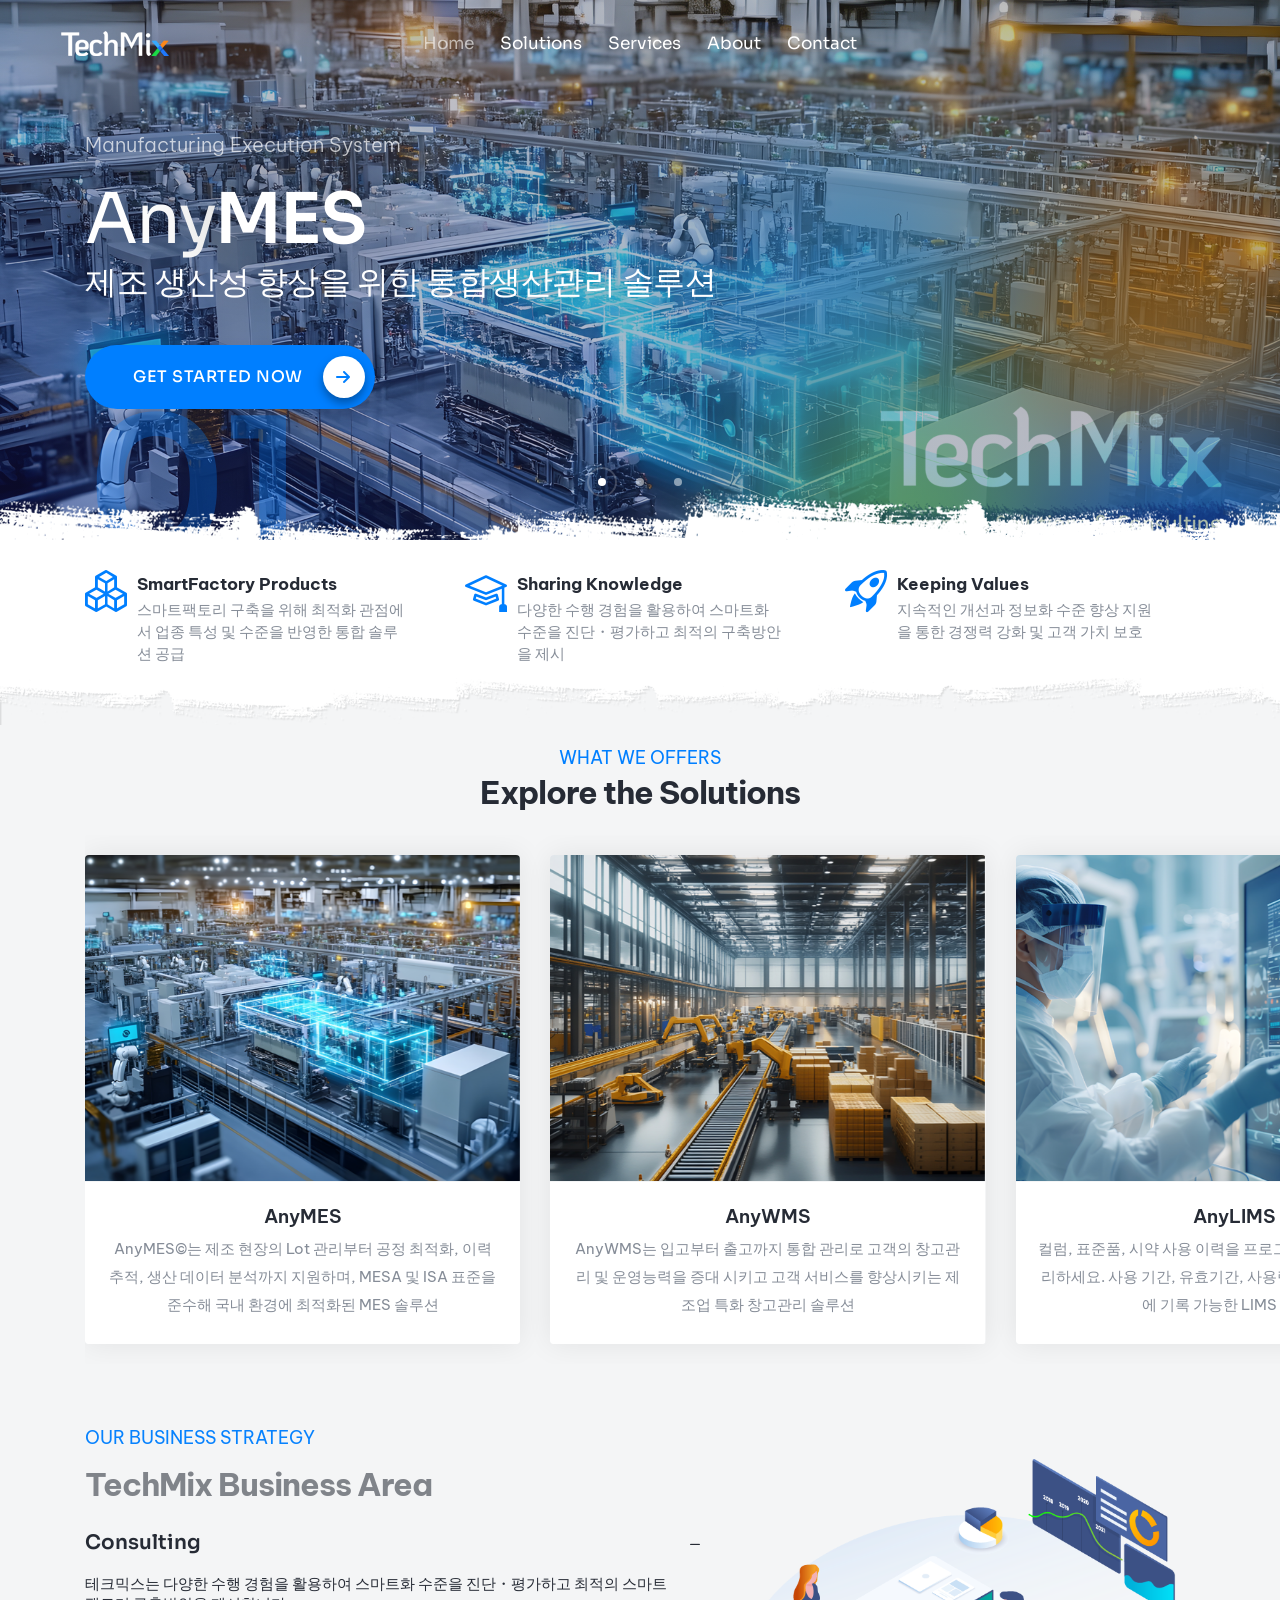
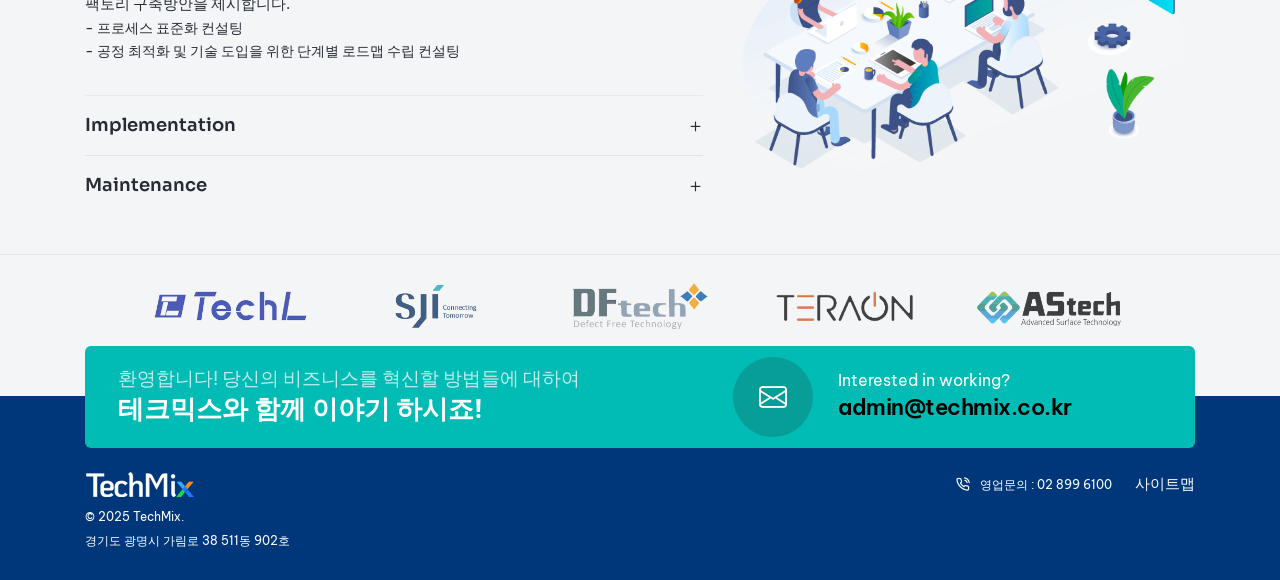
<file: index.html>
﻿<!doctype html>
<html class="no-js" lang="en">
    <head>
        <title>테크믹스 TechMix</title>
        <meta charset="utf-8">
        <meta http-equiv="X-UA-Compatible" content="IE=edge" />
        <meta name="author" content="테크믹스">
        <meta name="viewport" content="width=device-width,initial-scale=1.0" />
        <meta name="google-site-verification" content="LbxBjCWePerbiltFSG-Yi7Rg-KFTv3bO7X3UViPPkB0" />
        <meta name="naver-site-verification" content="22c898dd7f7201aa998e720ad3671b93d77de8cb" />
        <link rel="canonical" href="https://www.techmix.co.kr/" />
        <meta name="robots" content="index,follow" />
        <meta name="subject" content="테크믹스" />
        <meta name="title" content="테크믹스" />
        <meta name="author" content="테크믹스">
        <meta name="description" content="MES/POP, WMS, LIMS 솔루션 제공, 스마트 공장 컨설팅, 개발, 운영 서비 지원, 생산관리 솔루션 전문기업 테크믹스."/>
        <meta name="keywords" content="테크믹스, MES, WMS, LIMS, monitoring, board, 스마트공장, 스마트 인더스트리, 생산관리" />

        <meta property="og:type" content="website" />
        <meta property="og:rich_attachment" content="true" />
        <meta property="og:site_name" content="테크믹스" />
        <meta property="og:title" content="테크믹스" />
        <meta property="og:description" content="MES/POP, WMS, LIMS 솔루션 제공, 스마트 공장 컨설팅, 개발, 운영 서비 지원, 생산관리 솔루션 전문기업 테크믹스." />
        <meta property="og:image" content="https://www.techmix.co.kr/images/main-concept-mes.png" />
        <meta property="og:url" content="https://www.techmix.co.kr/" />

        <meta name="twitter:card" content="summary_large_image">
        <meta name="twitter:title" content="테크믹스" />
        <meta name="twitter:description" content="MES/POP, WMS, LIMS 솔루션 제공, 스마트 공장 컨설팅, 개발, 운영 서비 지원, 생산관리 솔루션 전문기업 테크믹스." />
        <meta name="twitter:image" content="https://www.techmix.co.kr/images/main-concept-mes.png" />
            
        <meta itemprop="name" content="테크믹스" />
        <meta itemprop="description" content="MES/POP, WMS, LIMS 솔루션 제공, 스마트 공장 컨설팅, 개발, 운영 서비 지원, 생산관리 솔루션 전문기업 테크믹스." />
        <meta itemprop="image" content="https://www.techmix.co.kr/images/main-concept-mes.png" />
        <!-- favicon icon -->
        <link rel="shortcut icon" href="images/favicon.png">
        <link rel="apple-touch-icon" href="images/apple-touch-icon-57x57.png">
        <link rel="apple-touch-icon" sizes="72x72" href="images/apple-touch-icon-72x72.png">
        <link rel="apple-touch-icon" sizes="114x114" href="images/apple-touch-icon-114x114.png">
        <!-- google fonts preconnect -->
        <link rel="preconnect" href="https://fonts.googleapis.com" crossorigin>
        <link rel="preconnect" href="https://fonts.gstatic.com" crossorigin>
        <!-- style sheets and font icons -->
        <link rel="stylesheet" href="css/vendors.min.css"/>
        <link rel="stylesheet" href="css/icon.min.css"/>
        <link rel="stylesheet" href="css/style.css"/>
        <link rel="stylesheet" href="css/responsive.css"/>
        <link rel="stylesheet" href="css/business.css" />
        <link rel="stylesheet" href="css/techmix.css" />
    </head>
    <body data-mobile-nav-style="classic" class="primary-bg-color">  
        <!-- start header -->
        <header> 
            <!-- start navigation -->
            <nav class="navbar navbar-expand-lg header-transparent bg-transparent header-reverse" data-header-hover="light">
                <div class="container-fluid">
                    <div class="col-auto col-xxl-3 col-lg-2 me-lg-0 me-auto">
                        <a class="navbar-brand" href="index.html">
                            <img src="images/demo-business-logo-white.png" data-at2x="images/demo-business-logo-white@2x.png" alt="" class="default-logo">
                            <img src="images/demo-business-logo-black.png" data-at2x="images/demo-business-logo-black@2x.png" alt="" class="alt-logo">
                            <img src="images/demo-business-logo-black.png" data-at2x="images/demo-business-logo-black@2x.png" alt="" class="mobile-logo"> 
                        </a>
                    </div>
                    <div class="col-auto menu-order position-static">
                        <button class="navbar-toggler float-start" type="button" data-bs-toggle="collapse" data-bs-target="#navbarNav" aria-controls="navbarNav" aria-label="Toggle navigation">
                            <span class="navbar-toggler-line"></span>
                            <span class="navbar-toggler-line"></span>
                            <span class="navbar-toggler-line"></span>
                            <span class="navbar-toggler-line"></span>
                        </button>
                        <div class="collapse navbar-collapse" id="navbarNav"> 
                            <ul class="navbar-nav alt-font"> 
                                <li class="nav-item"><a href="index.html" class="nav-link">Home</a></li>
                                <li class="nav-item dropdown dropdown-with-icon-style02">
                                    <a href="solutions/anymes.html" class="nav-link">Solutions</a>
                                    <i class="fa-solid fa-angle-down dropdown-toggle" id="navbarDropdownMenuLink" role="button" data-bs-toggle="dropdown" aria-expanded="false"></i>
                                    <ul class="dropdown-menu" aria-labelledby="navbarDropdownMenuLink"> 
                                        <li><a href="solutions/anymes.html"><i class="bi bi-laptop"></i>AnyMES</a></li>
                                        <li><a href="solutions/anywms.html"><i class="bi bi-laptop"></i>AnyWMS</a></li>
                                        <li><a href="solutions/anylims.html"><i class="bi bi-laptop"></i>AnyLIMS</a></li>
                                        <li><a href="solutions/anyboard.html"><i class="bi bi-laptop"></i>AnyBoard</a></li>
                                        <li><a href="solutions/anyq3.html"><i class="bi bi-laptop"></i>AnyQIII</a></li>
                                    </ul>
                                </li>
                                <li class="nav-item dropdown dropdown-with-icon-style02">
                                    <a href="services/bizarea.html" class="nav-link">Services</a>
                                    <i class="fa-solid fa-angle-down dropdown-toggle" id="navbarDropdownMenuLink" role="button" data-bs-toggle="dropdown" aria-expanded="false"></i>
                                    <ul class="dropdown-menu" aria-labelledby="navbarDropdownMenuLink"> 
                                        <li><a href="services/bizarea.html"><i class="bi bi-boxes"></i>사업분야</a></li>
                                        <li><a href="services/bizarea.html"><i class="bi bi-boxes"></i>사업실적</a></li>
                                    </ul>
                                </li>
                                <li class="nav-item dropdown dropdown-with-icon-style02">
                                    <a href="about/about.html" class="nav-link">About</a>
                                    <i class="fa-solid fa-angle-down dropdown-toggle" id="navbarDropdownMenuLink" role="button" data-bs-toggle="dropdown" aria-expanded="false"></i>
                                    <ul class="dropdown-menu" aria-labelledby="navbarDropdownMenuLink"> 
                                        <li><a href="about/about.html"><i class="bi bi-buildings"></i>회사개요</a></li>
                                        <li><a href="about/why.html"><i class="bi bi-buildings"></i>Why TechMix?</a></li>
                                        <li><a href="about/clients.html"><i class="bi bi-buildings"></i>고객사</a></li>
                                        <li><a href="about/notice.html"><i class="bi bi-buildings"></i>공지사항</a></li>
                                    </ul>
                                </li>
                                <li class="nav-item"><a href="contact/contact.html" class="nav-link">Contact</a></li>
                            </ul>
                        </div>
                    </div>
                    <div class="col-auto col-xxl-3 col-lg-2 text-end d-none d-sm-flex">
                        <div class="header-icon">
                            <div class="d-none d-xxl-inline-block me-25px xxl-me-10px">
                                <div class="alt-font fs-15 xl-fs-13 widget-text fw-500">
                                    
                                    <a href="tel:1800222000" class="widget-text text-white-hover"><i class="bi bi-star me-10px"></i>즐겨찾기</a>
                                </div>
                            </div>
                        </div>  
                    </div>
                </div>
            </nav>
            <!-- end navigation -->
        </header>
        <!-- end header --> 
        <!-- start section -->
        <section class="section-dark p-0 bg-dark-gray"> 
            <div class="swiper lg-no-parallax magic-cursor full-screen full60-screen md-h-600px sm-h-500px ipad-top-space-margin swiper-light-pagination" data-slider-options='{ "slidesPerView": 1, "loop": true, "parallax": true, "speed": 1000, "pagination": { "el": ".swiper-pagination-bullets", "clickable": true }, "navigation": { "nextEl": ".slider-one-slide-next-1", "prevEl": ".slider-one-slide-prev-1" }, "autoplay": { "delay": 4000, "disableOnInteraction": false },  "keyboard": { "enabled": true, "onlyInViewport": true }, "effect": "slide" }'>
                <div class="swiper-wrapper">
                    <!-- start slider item -->
                    <div class="swiper-slide overflow-hidden">
                        <div class="cover-background position-absolute top-0 start-0 w-100 h-100" data-swiper-parallax="500" style="background-image:url('images/main-concept-mes.png');">
                            <div class="opacity-light bg-gradient-sherpa-blue-black"></div>
                            <div class="container h-100" data-swiper-parallax="-500">
                                <div class="row align-items-center h-100">
                                    <div class="col-xl-7 col-lg-8 col-md-10 position-relative text-white text-center text-md-start" data-anime='{ "el": "childs", "translateX": [100, 0], "opacity": [0,1], "duration": 600, "delay": 0, "staggervalue": 300, "easing": "easeOutQuad" }'>
                                        <div>
                                            <span class="fs-20 opacity-7 mb-25px sm-mb-15px d-inline-block fw-300">Manufacturing Execution System</span>
                                        </div>
                                        <h1 class="alt-font w-90 xl-w-100 text-shadow-double-large ls-minus-2px mb-10px">Any<span class="fw-600">MES</span></h1>
                                        <h5>제조 생산성 향상을 위한 통합생산관리 솔루션</h5>
                                        <a href="solutions/anymes.html" target="_blank" class="btn btn-extra-large btn-rounded with-rounded btn-base-color btn-box-shadow box-shadow-extra-large mt-20px sm-mt-0">Get started now<span class="bg-white text-base-color"><i class="fas fa-arrow-right"></i></span></a>
                                    </div>
                                </div>
                                <div class="position-absolute bottom-minus-45px" data-anime='{ "translateY": [150, 0], "opacity": [0,1], "duration": 600, "delay": 0, "staggervalue": 300, "easing": "easeOutQuad" }'><span class="alt-font number text-base-color opacity-3 fs-190 fw-600 ls-minus-5px">01</span></div>
                            </div>
                        </div>
                    </div>
                    <!-- end slider item -->
                    <!-- start slider item -->
                    <div class="swiper-slide overflow-hidden">
                        <div class="cover-background position-absolute top-0 start-0 w-100 h-100" data-swiper-parallax="500" style="background-image:url('images/main-concept-wms.png');">
                            <div class="opacity-light bg-gradient-sherpa-blue-black"></div>
                            <div class="container h-100" data-swiper-parallax="-500">
                                <div class="row align-items-center h-100">
                                    <div class="col-xl-7 col-lg-8 col-md-10 position-relative text-white text-center text-md-start" data-anime='{ "el": "childs", "translateX": [100, 0], "opacity": [0,1], "duration": 600, "delay": 0, "staggervalue": 300, "easing": "easeOutQuad" }'> 
                                        <div>
                                            <span class="fs-20 opacity-7 mb-25px sm-mb-15px d-inline-block fw-300">Warehouse Management System</span>
                                        </div>
                                        <h1 class="alt-font w-90 xl-w-100 text-shadow-double-large ls-minus-2px mb-10px">Any<span class="fw-600">WMS</span></h1> 
                                        <h5>현명한 물류관리를 위한 통합창고관리 솔루션</h5>
                                        <a href="solutions/anywms.html" target="_blank" class="btn btn-extra-large btn-rounded with-rounded btn-base-color btn-box-shadow box-shadow-extra-large mt-20px sm-mt-0">Get started now<span class="bg-white text-base-color"><i class="fa-solid fa-arrow-right"></i></span></a>
                                    </div>
                                    <div class="position-absolute bottom-minus-45px" data-anime='{ "translateY": [150, 0], "opacity": [0,1], "duration": 600, "delay": 0, "staggervalue": 300, "easing": "easeOutQuad" }'><span class="alt-font number text-base-color opacity-3 fs-190 fw-600 ls-minus-5px">02</span></div>
                                </div>
                            </div>
                        </div>
                    </div>
                    <!-- end slider item -->
                    <!-- start slider item -->
                    <div class="swiper-slide overflow-hidden">
                        <div class="cover-background position-absolute top-0 start-0 w-100 h-100" data-swiper-parallax="500" style="background-image:url('images/main-concept-lims.png');">
                            <div class="opacity-light bg-gradient-sherpa-blue-black"></div>
                            <div class="container h-100" data-swiper-parallax="-500">
                                <div class="row align-items-center h-100">
                                    <div class="col-xl-7 col-lg-8 col-md-10 position-relative text-white text-center text-md-start" data-anime='{ "el": "childs", "translateX": [100, 0], "opacity": [0,1], "duration": 600, "delay": 0, "staggervalue": 300, "easing": "easeOutQuad" }'>
                                        <div>
                                            <span class="fs-20 opacity-7 mb-25px sm-mb-15px d-inline-block fw-300">Laboratory Information Management System</span>
                                        </div>
                                        <h1 class="alt-font w-90 xl-w-100 text-shadow-double-large ls-minus-2px mb-10px">Any<span class="fw-600">LIMS</span></h1>
                                        <h5>데이터 관리가 곧 연구의 경쟁력!</h5>
                                        <a href="solutions/anylims.html" target="_blank" class="btn btn-extra-large btn-rounded with-rounded btn-base-color btn-box-shadow box-shadow-extra-large mt-20px sm-mt-0">Get started now<span class="bg-white text-base-color"><i class="fa-solid fa-arrow-right"></i></span></a>
                                    </div>
                                    <div class="position-absolute bottom-minus-45px" data-anime='{ "translateY": [150, 0], "opacity": [0,1], "duration": 600, "delay": 0, "staggervalue": 300, "easing": "easeOutQuad" }'><span class="alt-font number text-base-color opacity-3 fs-190 fw-600 ls-minus-5px">03</span></div>
                                </div>
                            </div>
                        </div>
                    </div>
                    <!-- end slider item -->
                </div>
                <!-- start slider pagination -->
                <div class="swiper-pagination swiper-pagination-clickable swiper-pagination-bullets"></div>
                <!-- end slider pagination -->
                <!-- start slider navigation -->
                <!--<div class="slider-one-slide-prev-1 icon-extra-large text-white swiper-button-prev slider-navigation-style-06 d-none d-sm-inline-block"><i class="line-icon-Arrow-OutLeft"></i></div>
                    <div class="slider-one-slide-next-1 icon-extra-large text-white swiper-button-next slider-navigation-style-06 d-none d-sm-inline-block"><i class="line-icon-Arrow-OutRight"></i></div>-->
                <!-- end slider navigation -->
            </div>
        </section>
        <!-- end section -->

        <!-- start section : 특장점 begin -->
        <section class="position-relative pb-0 pt-0">
            <div class="w-100 h-70px position-absolute top-minus-60px md-top-minus-50px left-0px" style="background-image:url('images/brush-top.png');z-index:10;"></div>
        </section>
        <section class="pt-30px pb-60px overflow-hidden background-position-center-bottom background-size-contain background-no-repeat position-relative pt-0 bg-wh-color" style="background-image:url('images/brush-bottom.png');">
            <div class="container">
                
                <div class="row row-cols-1 row-cols-lg-3 row-cols-md-2 justify-content-center">
                    <!-- start features box item -->
                    <div class="col icon-with-text-style-01">
                        <div class="feature-box feature-box-left-icon last-paragraph-no-margin">
                            <div class="feature-box-icon">
                                <i class="bi bi-boxes align-middle icon-large text-base-color"></i>
                            </div>
                            <div class="feature-box-content">
                                <span class="d-inline-block text-dark-gray fw-700 mb-0px fs-17">SmartFactory Products</span>
                                <p class="w-80 xl-w-90 lh-22">스마트팩토리 구축을 위해  최적화 관점에서 업종 특성 및 수준을 반영한 통합 솔루션 공급</p>
                            </div>
                        </div>
                    </div>
                    <!-- end features box item -->
                    <!-- start features box item -->
                    <div class="col icon-with-text-style-01">
                        <div class="feature-box feature-box-left-icon last-paragraph-no-margin">
                            <div class="feature-box-icon">
                                <i class="bi bi-mortarboard align-middle icon-large text-base-color"></i>
                            </div>
                            <div class="feature-box-content">
                                <span class="d-inline-block text-dark-gray fw-700 mb-0px fs-17">Sharing Knowledge</span>
                                <p class="w-80 xl-w-90 lh-22">다양한 수행 경험을 활용하여 스마트화 수준을 진단・평가하고 최적의 구축방안을 제시</p>
                            </div>
                        </div>
                    </div>
                    <!-- end features box item -->
                    <!-- start features box item -->
                    <div class="col icon-with-text-style-01">
                        <div class="feature-box feature-box-left-icon last-paragraph-no-margin">
                            <div class="feature-box-icon">
                                <i class="bi bi-rocket-takeoff align-middle icon-large text-base-color"></i>
                            </div>
                            <div class="feature-box-content">
                                <span class="d-inline-block text-dark-gray fw-700 mb-0px fs-17">Keeping Values</span>
                                <p class="w-80 xl-w-90 lh-22">지속적인 개선과 정보화 수준 향상 지원을 통한 경쟁력 강화 및 고객 가치 보호</p>
                            </div>
                        </div>
                    </div>
                    <!-- end features box item -->
                </div>
            </div>
        </section>
        <!-- end section : 특장점 end -->

        <!-- start section : 제품소개 begin -->
        <section class="position-relative z-index-0 border-radius-6px lg-border-radius-0px overflow-hidden"> 
            <div class="container">
                <div class="row justify-content-center">
                    <div class="col-xl-7 text-center" data-anime='{ "el": "childs", "translateY": [30, 0], "opacity": [0,1], "duration": 600, "delay":0, "staggervalue": 300, "easing": "easeOutQuad" }'>
                        <span class="mb-5px text-uppercase text-base-color fs-18 lh-24 fw-400 d-inline-block">WHAT WE OFFERS</span>
                        <h5 class="text-dark-gray fw-700 ls-minus-1px">Explore the Solutions</h5>
                    </div>
                </div>
                <div class="row">
                    <div class="col-md-12 position-relative">
                        <div class="outside-box-right-20 sm-outside-box-left-0 sm-outside-box-right-0" data-anime='{ "translateY": [0, 0], "opacity": [0,1], "duration": 1200, "delay": 0, "staggervalue": 150, "easing": "easeOutQuad" }'>
                            <div class="swiper magic-cursor" data-slider-options='{ "slidesPerView": 1, "spaceBetween": 30, "loop": true, "autoplay": { "delay": 4000, "disableOnInteraction": false },  "pagination": { "el": ".slider-four-slide-pagination", "clickable": true, "dynamicBullets": false }, "keyboard": { "enabled": true, "onlyInViewport": true }, "breakpoints": { "1400": { "slidesPerView": 4 }, "992": { "slidesPerView": 3 }, "768": { "slidesPerView": 2 }, "320": { "slidesPerView": 1 } }, "effect": "slide" }'>
                                <div class="swiper-wrapper pt-20px pb-20px">
                                    <!-- start slider item --> 
                                    <div class="swiper-slide"> 
                                        <div class="box-shadow-extra-large services-box-style-01 hover-box last-paragraph-no-margin border-radius-4px overflow-hidden">
                                            <div class="position-relative box-image">
                                                <img src="images/main-solution-mes.png" alt="">
                                            </div>
                                            <div class="bg-white text-center">
                                                <div class="ps-20px pe-20px pt-20px pb-25px sm-p-15px sm-pb-20">
                                                    <a href="solutions/anymes.html" class="d-inline-block fs-19 primary-font fw-600 text-dark-gray mb-5px">AnyMES</a>
                                                    <p>AnyMES©는 제조 현장의 Lot 관리부터 공정 최적화, 이력 추적, 생산 데이터 분석까지 지원하며, MESA 및 ISA 표준을 준수해 국내 환경에 최적화된 MES 솔루션</p>
                                                </div> 
                                            </div>
                                        </div>
                                    </div>
                                    <!-- end slider item -->
                                    <!-- start slider item -->
                                    <div class="swiper-slide"> 
                                        <div class="box-shadow-extra-large services-box-style-01 hover-box last-paragraph-no-margin border-radius-4px overflow-hidden">
                                            <div class="position-relative box-image">
                                                <img src="images/main-solution-wms.png" alt="">  
                                            </div>
                                            <div class="bg-white text-center">
                                                <div class="ps-20px pe-20px pt-20px pb-25px sm-p-15px sm-pb-20">
                                                    <a href="solutions/anywms.html" class="d-inline-block fs-19 primary-font fw-600 text-dark-gray mb-5px">AnyWMS</a>
                                                    <p>AnyWMS는 입고부터 출고까지 통합 관리로 고객의 창고관리 및 운영능력을 증대 시키고 고객 서비스를 향상시키는 제조업 특화 창고관리 솔루션</p>
                                                </div> 
                                            </div>
                                        </div>
                                    </div>
                                    <!-- end slider item -->
                                    <!-- start slider item -->
                                    <div class="swiper-slide"> 
                                        <div class="box-shadow-extra-large services-box-style-01 hover-box last-paragraph-no-margin border-radius-4px overflow-hidden">
                                            <div class="position-relative box-image">
                                                <img src="images/main-solution-lims.png" alt=""> 
                                            </div>
                                            <div class="bg-white text-center">
                                                <div class="ps-20px pe-20px pt-20px pb-25px sm-p-15px sm-pb-20">
                                                    <a href="solutions/anylims.html" class="d-inline-block fs-19 primary-font fw-600 text-dark-gray mb-5px">AnyLIMS</a>
                                                    <p>컬럼, 표준품, 시약 사용 이력을 프로그램으로 효율적으로 관리하세요. 사용 기간, 유효기간, 사용량, 사용 목적까지 한눈에 기록 가능한 LIMS 솔루션</p>
                                                </div> 
                                            </div>
                                        </div>
                                    </div>
                                    <!-- end slider item --> 
                                    <!-- start slider item -->
                                    <div class="swiper-slide"> 
                                        <div class="box-shadow-extra-large services-box-style-01 hover-box last-paragraph-no-margin border-radius-4px overflow-hidden">
                                            <div class="position-relative box-image">
                                                <img src="images/main-solution-board.png" alt="">
                                            </div>
                                            <div class="bg-white text-center">
                                                <div class="ps-20px pe-20px pt-20px pb-25px sm-p-15px sm-pb-20">
                                                    <a href="solutions/anyboard.html" class="d-inline-block fs-19 primary-font fw-600 text-dark-gray mb-5px">AnyBOARD</a>
                                                    <p>기업의 각종 관리 정보의 효과적인 가시화를 위한 전문 솔루션으로 리소스와 작업 공정, 자재 현황 나아가 흐름 이해와 예측이 가능한 모니터링 시스템</p>
                                                </div> 
                                            </div>
                                        </div>
                                    </div>
                                    <!-- end slider item -->
                                    <!-- start slider item -->
                                    <div class="swiper-slide"> 
                                        <div class="box-shadow-extra-large services-box-style-01 hover-box last-paragraph-no-margin border-radius-4px overflow-hidden">
                                            <div class="position-relative box-image">
                                                <img src="images/main-solution-QIII.png" alt=""> 
                                            </div>
                                            <div class="bg-white text-center">
                                                <div class="ps-20px pe-20px pt-20px pb-25px sm-p-15px sm-pb-20">
                                                    <a href="solutions/anyq3.html" class="d-inline-block fs-19 primary-font fw-600 text-dark-gray mb-5px">AnyQIII</a>
                                                    <p>QIII에서 측정한 데이터를 주기적 또는 필요 시점에 측정 데이터를 수집하여 DB화 하여 분석보고서 자료를 제공하고, MES 등 타시스템을 실시간 데이터 연동</p>
                                                </div> 
                                            </div>
                                        </div>
                                    </div>
                                    <!-- end slider item -->
                                </div>
                            </div>
                        </div>
                        <!-- start slider pagination -->
                        <!--<div class="swiper-pagination slider-four-slide-pagination swiper-pagination-style-2 swiper-pagination-clickable swiper-pagination-bullets"></div>-->
                        <!-- end slider pagination --> 
                    </div>
                </div>
            </div>
        </section>
        <!-- end section : 제품소개 end -->

        <!-- start section : 사업실적 begin -->
        <section class="pb-3">
            <div class="container">
                <div class="row">
                    <div class="row">
                        <div data-anime='{ "el": "childs", "translateY": [30, 0], "opacity": [0,1], "duration": 600, "delay":0, "staggervalue": 300, "easing": "easeOutQuad" }'>
                            <span class="mb-5px text-uppercase text-base-color fs-18 lh-24 fw-400 d-inline-block">OUR BUSINESS STRATEGY</span>
                            <h5 class="text-dark-gray fw-700 ls-minus-1px">TechMix Business Area</h5>
                        </div>
                    </div>
                    <div class="accordion accordion-style-02 row" id="accordion-style-02" data-active-icon="icon-feather-minus" data-inactive-icon="icon-feather-plus">
                        <!-- start accordion item -->
                        <div class="accordion-item active-accordion col-lg-7">
                            <div class="accordion-header border-bottom border-color-extra-medium-gray">
                                <a href="#" data-bs-toggle="collapse" data-bs-target="#accordion-style-02-01" aria-expanded="true" data-bs-parent="#accordion-style-02">
                                    <div class="accordion-title mb-0 position-relative text-dark-gray">
                                        <i class="feather icon-feather-minus"></i><span class="fs-20 alt-font fw-600">Consulting</span>
                                    </div>
                                </a>
                            </div>
                            <div id="accordion-style-02-01" class="accordion-collapse collapse show" data-bs-parent="#accordion-style-02">
                                <div class="accordion-body last-paragraph-no-margin border-bottom border-color-light-medium-gray text-dark-gray">
                                    <p class="mb-5px fs-15 lh-20">테크믹스는 다양한 수행 경험을 활용하여 스마트화 수준을 진단・평가하고 최적의 스마트팩토리 구축방안을 제시합니다.</p>
                                    <p class="mb-5px fs-14 lh-18">- 프로세스 표준화 컨설팅</p>
                                    <p class="mb-5px fs-14 lh-18">- 공정 최적화 및 기술 도입을 위한 단계별 로드맵 수립 컨설팅</p>
                                </div>
                            </div>
                        </div>
                        <div class="col-lg-5 accordion-collapse collapse show position-relative" id="accordion-style-02-01" data-bs-parent="#accordion-style-02">
                            <img style="position: absolute;top:-60px" src="images/bizarea1.png"/>
                        </div>
                        <!-- end accordion item -->
                        <!-- start accordion item -->
                        <div class="accordion-item col-lg-7">
                            <div class="accordion-header border-bottom border-color-extra-medium-gray">
                                <a href="#" data-bs-toggle="collapse" data-bs-target="#accordion-style-02-02" aria-expanded="false" data-bs-parent="#accordion-style-02">
                                    <div class="accordion-title mb-0 position-relative text-dark-gray">
                                        <i class="feather icon-feather-plus"></i><span class="fs-18 alt-font fw-600">Implementation</span>
                                    </div>
                                </a>
                            </div>
                            <div id="accordion-style-02-02" class="accordion-collapse collapse" data-bs-parent="#accordion-style-02">
                                <div class="accordion-body last-paragraph-no-margin border-bottom border-color-light-medium-gray text-dark-gray">
                                    <p class="mb-5px fs-15 lh-20">스마트팩토리 구축을 위해 최적화 관점에서 업종 특성 및 수준이 감안된 통합 솔루션 기반으로 SI 서비스 제공</p>
                                    <p class="mb-5px fs-14 lh-18">- 인터페이스 및 데이터 연계가 가능한 유연성과 확장성</p>
                                    <p class="mb-5px fs-14 lh-18">- 성능 최적화 및 안정성</p>
                                </div>
                            </div>
                        </div>
                        <div class="col-lg-5 accordion-collapse collapse position-relative" id="accordion-style-02-02" data-bs-parent="#accordion-style-02">
                            <img style="position: absolute;top:-120px" src="images/bizarea2.png"/>
                        </div>
                        <!-- end accordion item -->
                        <!-- start accordion item -->
                        <div class="accordion-item col-lg-7">
                            <div class="accordion-header border-bottom border-color-transparent">
                                <a href="#" data-bs-toggle="collapse" data-bs-target="#accordion-style-02-03" aria-expanded="false" data-bs-parent="#accordion-style-02">
                                    <div class="accordion-title mb-0 position-relative text-dark-gray">
                                        <i class="feather icon-feather-plus"></i><span class="fs-18 alt-font fw-600">Maintenance</span>
                                    </div>
                                </a>
                            </div>
                            <div id="accordion-style-02-03" class="accordion-collapse collapse" data-bs-parent="#accordion-style-02">
                                <div class="accordion-body last-paragraph-no-margin border-bottom border-color-transparent text-dark-gray">
                                    <p class="mb-5px fs-15 lh-20">지속적인 개선과 정보화 수준 향상 지원을 통한 경쟁력 강화 및 고객 가치 보호</p>
                                    <p class="mb-5px fs-14 lh-18">- 패키지 업그레이드로 시스템 안정성 유지</p>
                                    <p class="mb-5px fs-14 lh-18">- 실시간 모니터링 및 예방 가능한 상주 운영 지원</p>
                                </div>
                            </div>
                        </div>
                        <div class="col-lg-5 accordion-collapse collapse position-relative" id="accordion-style-02-03" data-bs-parent="#accordion-style-02">
                            <img style="position: absolute;top:-190px" src="images/bizarea3.png"/>
                        </div>
                        <!-- end accordion item -->
                    </div>
                </div> 
            </div>
        </section>
        <!-- end section : 사업실적 end -->

        <!-- start section : 고객사 begin -->
        <section class="ps-12 pe-12 xl-ps-10 xl-pe-10 lg-ps-3 lg-pe-3 half-section border-top border-color-extra-medium-gray" id="down-section">
            <div class="container"> 
                <div class="row row-cols-1 row-cols-lg-5 row-cols-md-3 clients-style-04 justify-content-center" data-anime='{"opacity": [0,1], "duration": 400, "delay": 300, "staggervalue": 300, "easing": "easeOutQuad" }'>
                    <!-- start client item -->
                    <div class="col text-center transition-inner-all lg-mb-30px">
                        <div class="client-box">
                            <a href="services/biztrack.html"><img src="images/company-1.png" alt="" /></a>
                        </div>
                    </div>
                    <!-- end client item -->
                    <!-- start client item -->
                    <div class="col text-center transition-inner-all lg-mb-30px">
                        <div class="client-box">
                            <a href="services/biztrack.html"><img src="images/company-2.png" alt="" /></a>
                        </div>
                    </div>
                    <!-- end client item -->
                    <!-- start client item -->
                    <div class="col text-center transition-inner-all lg-mb-30px">
                        <div class="client-box">
                            <a href="services/biztrack.html"><img src="images/company-3.png" alt="" /></a>
                        </div>
                    </div>
                    <!-- end client item -->
                    <!-- start client item -->
                    <div class="col text-center transition-inner-all sm-mb-30px">
                        <div class="client-box">
                            <a href="services/biztrack.html"><img src="images/company-4.png" alt="" /></a>
                        </div>
                    </div>
                    <!-- end client item -->
                    <!-- start client item -->
                    <div class="col text-center transition-inner-all">
                        <div class="client-box">
                            <a href="services/biztrack.html"><img src="images/company-5.png" alt="" /></a>
                        </div>
                    </div>
                    <!-- end client item -->
                </div>
            </div>
        </section>
        <!-- end section : 고객사 end -->

        <!-- start footer -->
        <footer class="pt-2 pb-2 sm-pt-20px sm-pb-25px footer-dark bg-medium-slate-blue mt-3"> 
            <div class="container overlap-section">
                <div class="row g-0 justify-content-center align-items-center secondary-bg-focus-color border-radius-6px ps-3 pe-2 pt-1 pb-1 lg-p-15px sm-p-10px mb-2">
                    <div class="col-lg-6 col-md-9 text-center text-lg-start md-mb-20px">
                        <span class="text-white fs-19 lh-24 mb-5px d-block fw-400 opacity75">환영합니다! 당신의 비즈니스를 혁신할 방법들에 대하여</span>
                        <span class="text-white fs-26 lh-28 mb-5px d-block fw-700">테크믹스와 함께 이야기 하시죠!</span>
                    </div>
                    <div class="col-auto col-lg-5 icon-with-text-style-08 offset-lg-1">
                        <div class="feature-box feature-box-left-icon-middle overflow-hidden">
                            <div class="feature-box-icon feature-box-icon-rounded w-80px h-80px rounded-circle bg-dark-gray-transparent-light me-25px lg-me-20px">
                                <i class="bi bi-envelope icon-very-medium text-white"></i>
                            </div>
                            <div class="feature-box-content last-paragraph-no-margin">
                                <span class="text-white fs-16 lh-20 mb-5px d-block">Interested in working?</span>
                                <h6 class="d-inline-block fw-600 mb-0 fs-22"><a href="mailto:admin@techmix.co.kr" class="text-black text-white-hover">admin@techmix.co.kr</a></h6> 
                            </div>
                        </div>
                    </div>
                </div>
            </div>
            <div class="container">
                <div class="row">
                    <!-- start footer left column -->
                    <div class="col-lg-6 col-sm-6 last-paragraph-no-margin order-5 order-sm-4 order-lg-1 text-center text-sm-start">
                        <a href="#" class="footer-logo mb-10px d-block d-lg-inline-block"><img src="images/demo-business-logo-white.png" data-at2x="images/demo-business-logo-white@2x.png" alt=""></a>
                        <p class="lh-18 fs-12 text-white mb-0px">&COPY;  2025 TechMix.</p>
                        <p class="w-90 sm-w-100 d-inline-block mb-0px fs-12 lh-18 text-white">경기도 광명시 가림로 38 511동 902호</p>
                    </div>
                    <!-- end footer left column -->
                    <!-- start footer right column -->
                    <div class="col-lg-6 col-sm-6 md-mb-20px sm-mb-5px order-2 order-lg-3 text-end">
                        <i class="feather icon-feather-phone-call icon-very-small text-white me-10px"></i><a href="tel:28996100" class="text-white fs-12 lh-22 me-20px">영업문의 : 02 899 6100</a>
                        <a href="sitemap.html"><span class="alt-font d-inline-block text-white mb-0px">사이트맵</span></a>
                    </div>
                    <!-- end footer right column -->
                </div>
            </div> 
        </footer>
        <!-- end footer -->
         <!-- start scroll progress -->
        <div class="scroll-progress d-none d-xxl-block">
          <a href="#" class="scroll-top" aria-label="scroll">
            <span class="scroll-text">Scroll</span><span class="scroll-line"><span class="scroll-point"></span></span>
          </a>
        </div>
        <!-- end scroll progress -->
        <!-- javascript libraries -->
        <script type="text/javascript" src="js/jquery.js"></script>
        <script type="text/javascript" src="js/vendors.min.js"></script>
        <script type="text/javascript" src="js/main.js"></script>
    </body>
</html>
</file>
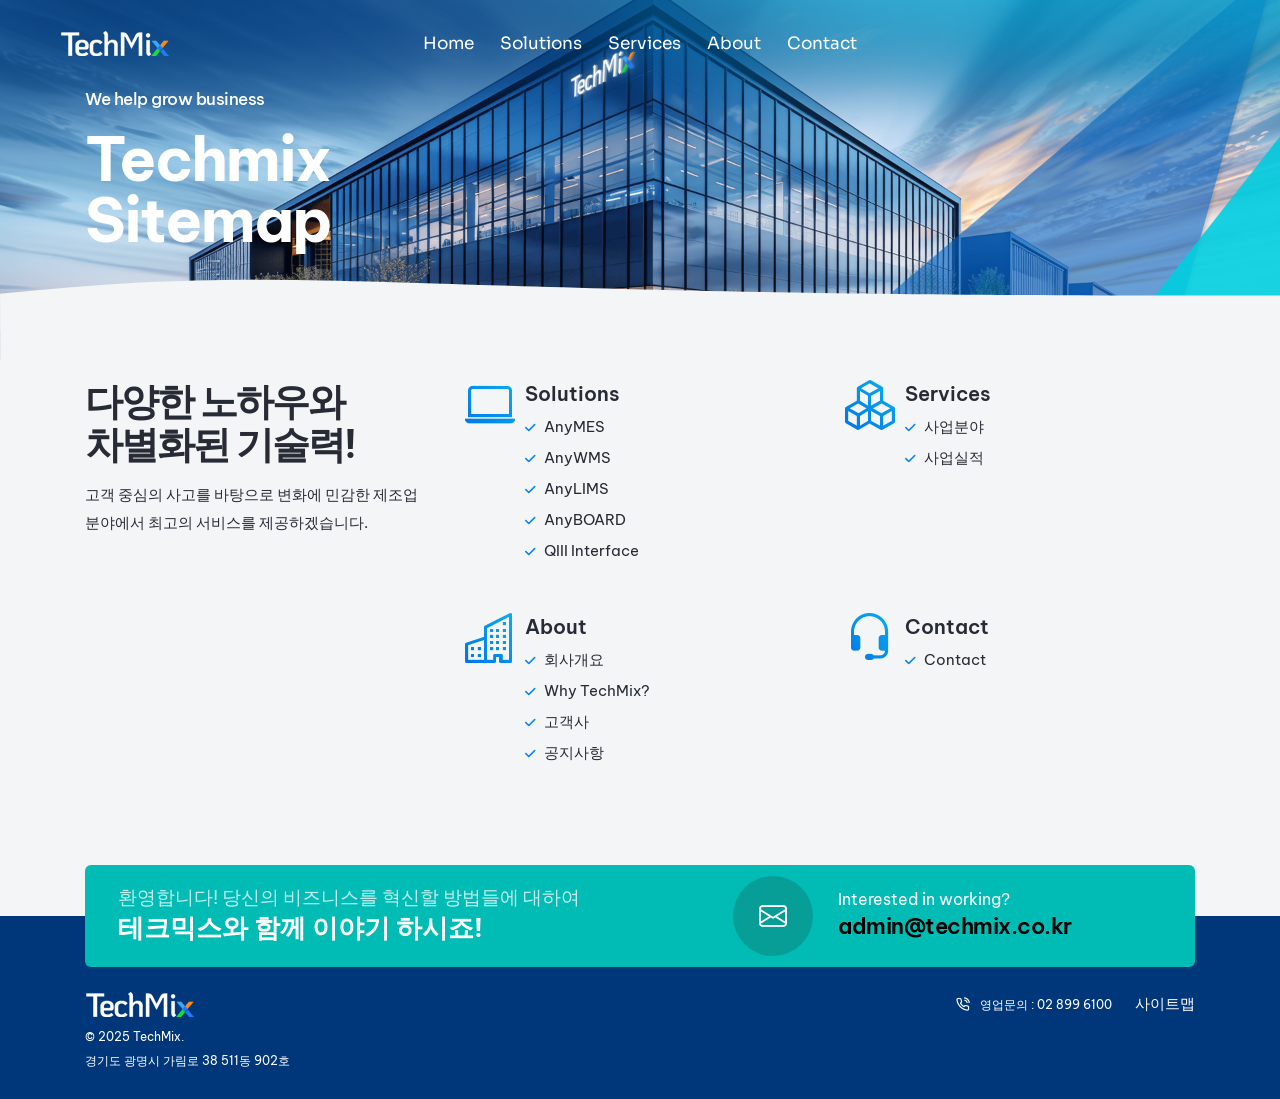
<file: sitemap.html>
﻿<!doctype html>
<html class="no-js" lang="en">
    <head>
        <title>테크믹스 TechMix</title>
        <meta charset="utf-8">
        <meta http-equiv="X-UA-Compatible" content="IE=edge" />
        <meta name="author" content="테크믹스">
        <meta name="viewport" content="width=device-width,initial-scale=1.0" />
        <meta name="google-site-verification" content="LbxBjCWePerbiltFSG-Yi7Rg-KFTv3bO7X3UViPPkB0" />
        <meta name="naver-site-verification" content="22c898dd7f7201aa998e720ad3671b93d77de8cb" />
        <link rel="canonical" href="https://www.techmix.co.kr/" />
        <meta name="robots" content="index,follow" />
        <meta name="subject" content="테크믹스" />
        <meta name="title" content="테크믹스" />
        <meta name="author" content="테크믹스">
        <meta name="description" content="MES/POP, WMS, LIMS 솔루션 제공, 스마트 공장 컨설팅, 개발, 운영 서비 지원, 생산관리 솔루션 전문기업 테크믹스."/>
        <meta name="keywords" content="테크믹스, MES, WMS, LIMS, monitoring, board, 스마트공장, 스마트 인더스트리, 생산관리" />

        <meta property="og:type" content="website" />
        <meta property="og:rich_attachment" content="true" />
        <meta property="og:site_name" content="테크믹스" />
        <meta property="og:title" content="테크믹스" />
        <meta property="og:description" content="MES/POP, WMS, LIMS 솔루션 제공, 스마트 공장 컨설팅, 개발, 운영 서비 지원, 생산관리 솔루션 전문기업 테크믹스." />
        <meta property="og:image" content="https://www.techmix.co.kr/images/main-concept-mes.png" />
        <meta property="og:url" content="https://www.techmix.co.kr/" />

        <meta name="twitter:card" content="summary_large_image">
        <meta name="twitter:title" content="테크믹스" />
        <meta name="twitter:description" content="MES/POP, WMS, LIMS 솔루션 제공, 스마트 공장 컨설팅, 개발, 운영 서비 지원, 생산관리 솔루션 전문기업 테크믹스." />
        <meta name="twitter:image" content="https://www.techmix.co.kr/images/main-concept-mes.png" />
            
        <meta itemprop="name" content="테크믹스" />
        <meta itemprop="description" content="MES/POP, WMS, LIMS 솔루션 제공, 스마트 공장 컨설팅, 개발, 운영 서비 지원, 생산관리 솔루션 전문기업 테크믹스." />
        <meta itemprop="image" content="https://www.techmix.co.kr/images/main-concept-mes.png" />
        <!-- favicon icon -->
        <link rel="shortcut icon" href="images/favicon.png">
        <link rel="apple-touch-icon" href="images/apple-touch-icon-57x57.png">
        <link rel="apple-touch-icon" sizes="72x72" href="images/apple-touch-icon-72x72.png">
        <link rel="apple-touch-icon" sizes="114x114" href="images/apple-touch-icon-114x114.png">
        <!-- google fonts preconnect -->
        <link rel="preconnect" href="https://fonts.googleapis.com" crossorigin>
        <link rel="preconnect" href="https://fonts.gstatic.com" crossorigin>
        <!-- style sheets and font icons -->
        <link rel="stylesheet" href="css/vendors.min.css"/>
        <link rel="stylesheet" href="css/icon.min.css"/>
        <link rel="stylesheet" href="css/style.css"/>
        <link rel="stylesheet" href="css/responsive.css"/>
        <link rel="stylesheet" href="css/business.css" />
        <link rel="stylesheet" href="css/techmix.css" />
    </head>
    <body data-mobile-nav-style="classic" class="primary-bg-color">  
        <!-- start header -->
        <header> 
            <!-- start navigation -->
            <nav class="navbar navbar-expand-lg header-transparent bg-transparent header-reverse" data-header-hover="light">
                <div class="container-fluid">
                    <div class="col-auto col-xxl-3 col-lg-2 me-lg-0 me-auto">
                        <a class="navbar-brand" href="index.html">
                            <img src="images/demo-business-logo-white.png" data-at2x="images/demo-business-logo-white@2x.png" alt="" class="default-logo">
                            <img src="images/demo-business-logo-black.png" data-at2x="images/demo-business-logo-black@2x.png" alt="" class="alt-logo">
                            <img src="images/demo-business-logo-black.png" data-at2x="images/demo-business-logo-black@2x.png" alt="" class="mobile-logo"> 
                        </a>
                    </div>
                    <div class="col-auto menu-order position-static">
                        <button class="navbar-toggler float-start" type="button" data-bs-toggle="collapse" data-bs-target="#navbarNav" aria-controls="navbarNav" aria-label="Toggle navigation">
                            <span class="navbar-toggler-line"></span>
                            <span class="navbar-toggler-line"></span>
                            <span class="navbar-toggler-line"></span>
                            <span class="navbar-toggler-line"></span>
                        </button>
                        <div class="collapse navbar-collapse" id="navbarNav"> 
                            <ul class="navbar-nav alt-font"> 
                                <li class="nav-item"><a href="index.html" class="nav-link">Home</a></li>
                                <li class="nav-item dropdown dropdown-with-icon-style02">
                                    <a href="solutions/anymes.html" class="nav-link">Solutions</a>
                                    <i class="fa-solid fa-angle-down dropdown-toggle" id="navbarDropdownMenuLink" role="button" data-bs-toggle="dropdown" aria-expanded="false"></i>
                                    <ul class="dropdown-menu" aria-labelledby="navbarDropdownMenuLink"> 
                                        <li><a href="solutions/anymes.html"><i class="bi bi-laptop"></i>AnyMES</a></li>
                                        <li><a href="solutions/anywms.html"><i class="bi bi-laptop"></i>AnyWMS</a></li>
                                        <li><a href="solutions/anylims.html"><i class="bi bi-laptop"></i>AnyLIMS</a></li>
                                        <li><a href="solutions/anyboard.html"><i class="bi bi-laptop"></i>AnyBoard</a></li>
                                        <li><a href="solutions/anyq3.html"><i class="bi bi-laptop"></i>AnyQIII</a></li>
                                    </ul>
                                </li>
                                <li class="nav-item dropdown dropdown-with-icon-style02">
                                    <a href="services/bizarea.html" class="nav-link">Services</a>
                                    <i class="fa-solid fa-angle-down dropdown-toggle" id="navbarDropdownMenuLink" role="button" data-bs-toggle="dropdown" aria-expanded="false"></i>
                                    <ul class="dropdown-menu" aria-labelledby="navbarDropdownMenuLink"> 
                                        <li><a href="services/bizarea.html"><i class="bi bi-boxes"></i>사업분야</a></li>
                                        <li><a href="services/bizarea.html"><i class="bi bi-boxes"></i>사업실적</a></li>
                                    </ul>
                                </li>
                                <li class="nav-item dropdown dropdown-with-icon-style02">
                                    <a href="about/about.html" class="nav-link">About</a>
                                    <i class="fa-solid fa-angle-down dropdown-toggle" id="navbarDropdownMenuLink" role="button" data-bs-toggle="dropdown" aria-expanded="false"></i>
                                    <ul class="dropdown-menu" aria-labelledby="navbarDropdownMenuLink"> 
                                        <li><a href="about/about.html"><i class="bi bi-buildings"></i>회사개요</a></li>
                                        <li><a href="about/why.html"><i class="bi bi-buildings"></i>Why TechMix?</a></li>
                                        <li><a href="about/clients.html"><i class="bi bi-buildings"></i>고객사</a></li>
                                        <li><a href="about/notice.html"><i class="bi bi-buildings"></i>공지사항</a></li>
                                    </ul>
                                </li>
                                <li class="nav-item"><a href="contact/contact.html" class="nav-link">Contact</a></li>
                            </ul>
                        </div>
                    </div>
                    <div class="col-auto col-xxl-3 col-lg-2 text-end d-none d-sm-flex">
                        <div class="header-icon">
                            <div class="d-none d-xxl-inline-block me-25px xxl-me-10px">
                                <div class="alt-font fs-15 xl-fs-13 widget-text fw-500">
                                    
                                    <a href="tel:1800222000" class="widget-text text-white-hover"><i class="bi bi-star me-10px"></i>즐겨찾기</a>
                                </div>
                            </div>
                        </div>  
                    </div>
                </div>
            </nav>
            <!-- end navigation -->
        </header>
        <!-- end header --> 

        <!-- start page header begin -->
        <section class="cover-background page-title-big-typography ipad-top-space-margin xs-py-0" style="background-image: url('images/sub-concept-about.png')" data-anime='{ "opacity": [0, 1], "easing": "easeOutQuad" }'>
            <div class="shape-image-animation bottom-0 p-0 w-100 d-none d-md-block"> 
                <svg xmlns="http://www.w3.org/2000/svg" widht="3000" height="300" viewBox="0 180 2500 200" fill="#F4F5F6"> 
                <path class="st1" d="M 0 250 C 1200 400 1200 50 3000 250 L 3000 550 L 0 550 L 0 250">
                <animate
                    attributeName="d"
                    dur="5s"
                    values="M 0 250 C 1200 400 1200 50 3000 250 L 3000 550 L 0 550 L 0 250;
                            M 0 250 C 400 50 400 400 3000 250 L 3000 550 L 0 550 L 0 250;
                            M 0 250 C 1200 400 1200 50 3000 250 L 3000 550 L 0 550 L 0 250"
                    repeatCount="indefinite"
                    />
                </path>
                </svg>
            </div>
            <div class="container">
                <div class="row align-items-center extra-small-screen">
                    <div class="col-9 col-lg-5 col-sm-6 position-relative page-title-extra-small" data-anime='{ "el": "childs", "opacity": [0, 1], "translateX": [-50, 0], "duration": 800, "delay": 0, "staggervalue": 150, "easing": "easeOutQuad" }'>
                        <h1 class="mb-20px text-white fw-500 ls-minus-05px">We help grow business</h1>
                        <h2 class=" fw-700 text-white mb-0 ls-minus-2px">Techmix</br> Sitemap</h2>
                    </div>
                </div>
            </div>
        </section>
        <!-- end page header end -->

        <!-- start sitemap section -->
        <section class="overflow-hidden">
            <div class="container">
                <div class="row mb-2 justify-content-center">
                    <div class="col-lg-4 md-mb-60px sm-mb-45px text-center text-lg-start" data-anime='{ "el": "childs", "translateY": [50, 0], "opacity": [0,1], "duration": 600, "delay": 0, "staggervalue": 100, "easing": "easeOutQuad" }'>
                        <h4 class="text-dark-gray fw-700 ls-minus-2px w-90 xl-w-100 mb-15px">다양한 노하우와</br>차별화된 기술력!</h4>
                        <p class="w-80 xl-w-100 text-dark-gray">고객 중심의 사고를 바탕으로 변화에 민감한 제조업 분야에서 최고의 서비스를 제공하겠습니다.</p>
                    </div>
                    <div class="col-lg-8">
                        <div class="row row-cols-1 row-cols-md-2 justify-content-center" data-anime='{ "el": "childs", "translateX": [50, 0], "opacity": [0,1], "duration": 600, "delay": 0, "staggervalue": 100, "easing": "easeOutQuad" }'>
                            <!-- start features box item -->
                            <div class="col icon-with-text-style-01 mb-6 xs-mb-30px">
                                <div class="feature-box feature-box-left-icon last-paragraph-no-margin">
                                    <div class="feature-box-icon">
                                        <i class="bi bi-laptop icon-extra-large text-gradient-emerald-blue-emerald-green"></i>
                                    </div>
                                    <div class="feature-box-content">
                                        <span class="fs-20 fw-600 text-dark-gray d-block mb-5px">Solutions</span>
                                        <a href="solutions/anymes.html" class="text-dark-gray d-block mb-1"><i class="fa-solid fa-check fs-12 text-base-color me-5px"></i> AnyMES</a>
                                        <a href="solutions/anywms.html" class="text-dark-gray d-block mb-1"><i class="fa-solid fa-check fs-12 text-base-color me-5px"></i> AnyWMS</a>
                                        <a href="solutions/anylims.html" class="text-dark-gray d-block mb-1"><i class="fa-solid fa-check fs-12 text-base-color me-5px"></i> AnyLIMS</a>
                                        <a href="solutions/anyboard.html" class="text-dark-gray d-block mb-1"><i class="fa-solid fa-check fs-12 text-base-color me-5px"></i> AnyBOARD</a>
                                        <a href="solutions/anyq3.html" class="text-dark-gray d-block mb-1"><i class="fa-solid fa-check fs-12 text-base-color me-5px"></i> QIII Interface</a>
                                    </div>
                                </div>
                            </div>
                            <!-- end features box item -->
                            <!-- start features box item -->
                            <div class="col icon-with-text-style-01 mb-6 xs-mb-30px">
                                <div class="feature-box feature-box-left-icon last-paragraph-no-margin">
                                    <div class="feature-box-icon">
                                        <i class="bi bi-boxes icon-extra-large text-gradient-emerald-blue-emerald-green"></i>
                                    </div>
                                    <div class="feature-box-content">
                                        <span class="fs-20 fw-600 text-dark-gray d-block mb-5px">Services</span>
                                        <a href="services/bizarea.html" class="text-dark-gray d-block mb-1"><i class="fa-solid fa-check fs-12 text-base-color me-5px"></i> 사업분야</a>
                                        <a href="services/biztrack.html" class="text-dark-gray d-block mb-1"><i class="fa-solid fa-check fs-12 text-base-color me-5px"></i> 사업실적</a>
                                    </div>
                                </div>
                            </div>
                            <!-- end features box item -->
                            <!-- start features box item -->
                            <div class="col icon-with-text-style-01 mb-6 xs-mb-30px">
                                <div class="feature-box feature-box-left-icon last-paragraph-no-margin">
                                    <div class="feature-box-icon">
                                        <i class="bi bi-buildings icon-extra-large text-gradient-emerald-blue-emerald-green"></i>
                                    </div>
                                    <div class="feature-box-content">
                                        <span class="fs-20 fw-600 text-dark-gray d-block mb-5px">About</span>
                                        <a href="about/about.html" class="text-dark-gray d-block mb-1"><i class="fa-solid fa-check fs-12 text-base-color me-5px"></i> 회사개요</a>
                                        <a href="about/why.html" class="text-dark-gray d-block mb-1"><i class="fa-solid fa-check fs-12 text-base-color me-5px"></i> Why TechMix?</a>
                                        <a href="about/clients.html" class="text-dark-gray d-block mb-1"><i class="fa-solid fa-check fs-12 text-base-color me-5px"></i> 고객사</a>
                                        <a href="about/notice.html" class="text-dark-gray d-block mb-1"><i class="fa-solid fa-check fs-12 text-base-color me-5px"></i> 공지사항</a>
                                    </div>
                                </div>
                            </div>
                            <!-- end features box item -->
                            <!-- start features box item -->
                            <div class="col icon-with-text-style-01 sm-mb-6 xs-mb-30px">
                                <div class="feature-box feature-box-left-icon last-paragraph-no-margin">
                                    <div class="feature-box-icon">
                                        <i class="bi bi-headset icon-extra-large text-gradient-emerald-blue-emerald-green"></i>
                                    </div>
                                    <div class="feature-box-content">
                                        <span class="fs-20 fw-600 text-dark-gray d-block mb-5px">Contact</span>
                                        <a href="contact/contact.html" class="text-dark-gray d-block mb-1"><i class="fa-solid fa-check fs-12 text-base-color me-5px"></i> Contact</a>
                                    </div>
                                </div>
                            </div>
                            <!-- end features box item -->
                        </div>
                    </div>
                </div>
            </div>
        </section>
        <!-- end sitemap section -->

        <!-- start footer -->
        <footer class="pt-2 pb-2 sm-pt-20px sm-pb-25px footer-dark bg-medium-slate-blue mt-3"> 
            <div class="container overlap-section">
                <div class="row g-0 justify-content-center align-items-center secondary-bg-focus-color border-radius-6px ps-3 pe-2 pt-1 pb-1 lg-p-15px sm-p-10px mb-2">
                    <div class="col-lg-6 col-md-9 text-center text-lg-start md-mb-20px">
                        <span class="text-white fs-19 lh-24 mb-5px d-block fw-400 opacity75">환영합니다! 당신의 비즈니스를 혁신할 방법들에 대하여</span>
                        <span class="text-white fs-26 lh-28 mb-5px d-block fw-700">테크믹스와 함께 이야기 하시죠!</span>
                    </div>
                    <div class="col-auto col-lg-5 icon-with-text-style-08 offset-lg-1">
                        <div class="feature-box feature-box-left-icon-middle overflow-hidden">
                            <div class="feature-box-icon feature-box-icon-rounded w-80px h-80px rounded-circle bg-dark-gray-transparent-light me-25px lg-me-20px">
                                <i class="bi bi-envelope icon-very-medium text-white"></i>
                            </div>
                            <div class="feature-box-content last-paragraph-no-margin">
                                <span class="text-white fs-16 lh-20 mb-5px d-block">Interested in working?</span>
                                <h6 class="d-inline-block fw-600 mb-0 fs-22"><a href="mailto:admin@techmix.co.kr" class="text-black text-white-hover">admin@techmix.co.kr</a></h6> 
                            </div>
                        </div>
                    </div>
                </div>
            </div>
            <div class="container">
                <div class="row">
                    <!-- start footer left column -->
                    <div class="col-lg-6 col-sm-6 last-paragraph-no-margin order-5 order-sm-4 order-lg-1 text-center text-sm-start">
                        <a href="#" class="footer-logo mb-10px d-block d-lg-inline-block"><img src="images/demo-business-logo-white.png" data-at2x="images/demo-business-logo-white@2x.png" alt=""></a>
                        <p class="lh-18 fs-12 text-white mb-0px">&COPY;  2025 TechMix.</p>
                        <p class="w-90 sm-w-100 d-inline-block mb-0px fs-12 lh-18 text-white">경기도 광명시 가림로 38 511동 902호</p>
                    </div>
                    <!-- end footer left column -->
                    <!-- start footer right column -->
                    <div class="col-lg-6 col-sm-6 md-mb-20px sm-mb-5px order-2 order-lg-3 text-end">
                        <i class="feather icon-feather-phone-call icon-very-small text-white me-10px"></i><a href="tel:28996100" class="text-white fs-12 lh-22 me-20px">영업문의 : 02 899 6100</a>
                        <a href="sitemap.html"><span class="alt-font d-inline-block text-white mb-0px">사이트맵</span></a>
                    </div>
                    <!-- end footer right column -->
                </div>
            </div> 
        </footer>
        <!-- end footer -->
         <!-- start scroll progress -->
        <div class="scroll-progress d-none d-xxl-block">
          <a href="#" class="scroll-top" aria-label="scroll">
            <span class="scroll-text">Scroll</span><span class="scroll-line"><span class="scroll-point"></span></span>
          </a>
        </div>
        <!-- end scroll progress -->
        <!-- javascript libraries -->
        <script type="text/javascript" src="js/jquery.js"></script>
        <script type="text/javascript" src="js/vendors.min.js"></script>
        <script type="text/javascript" src="js/main.js"></script>
    </body>
</html>
</file>
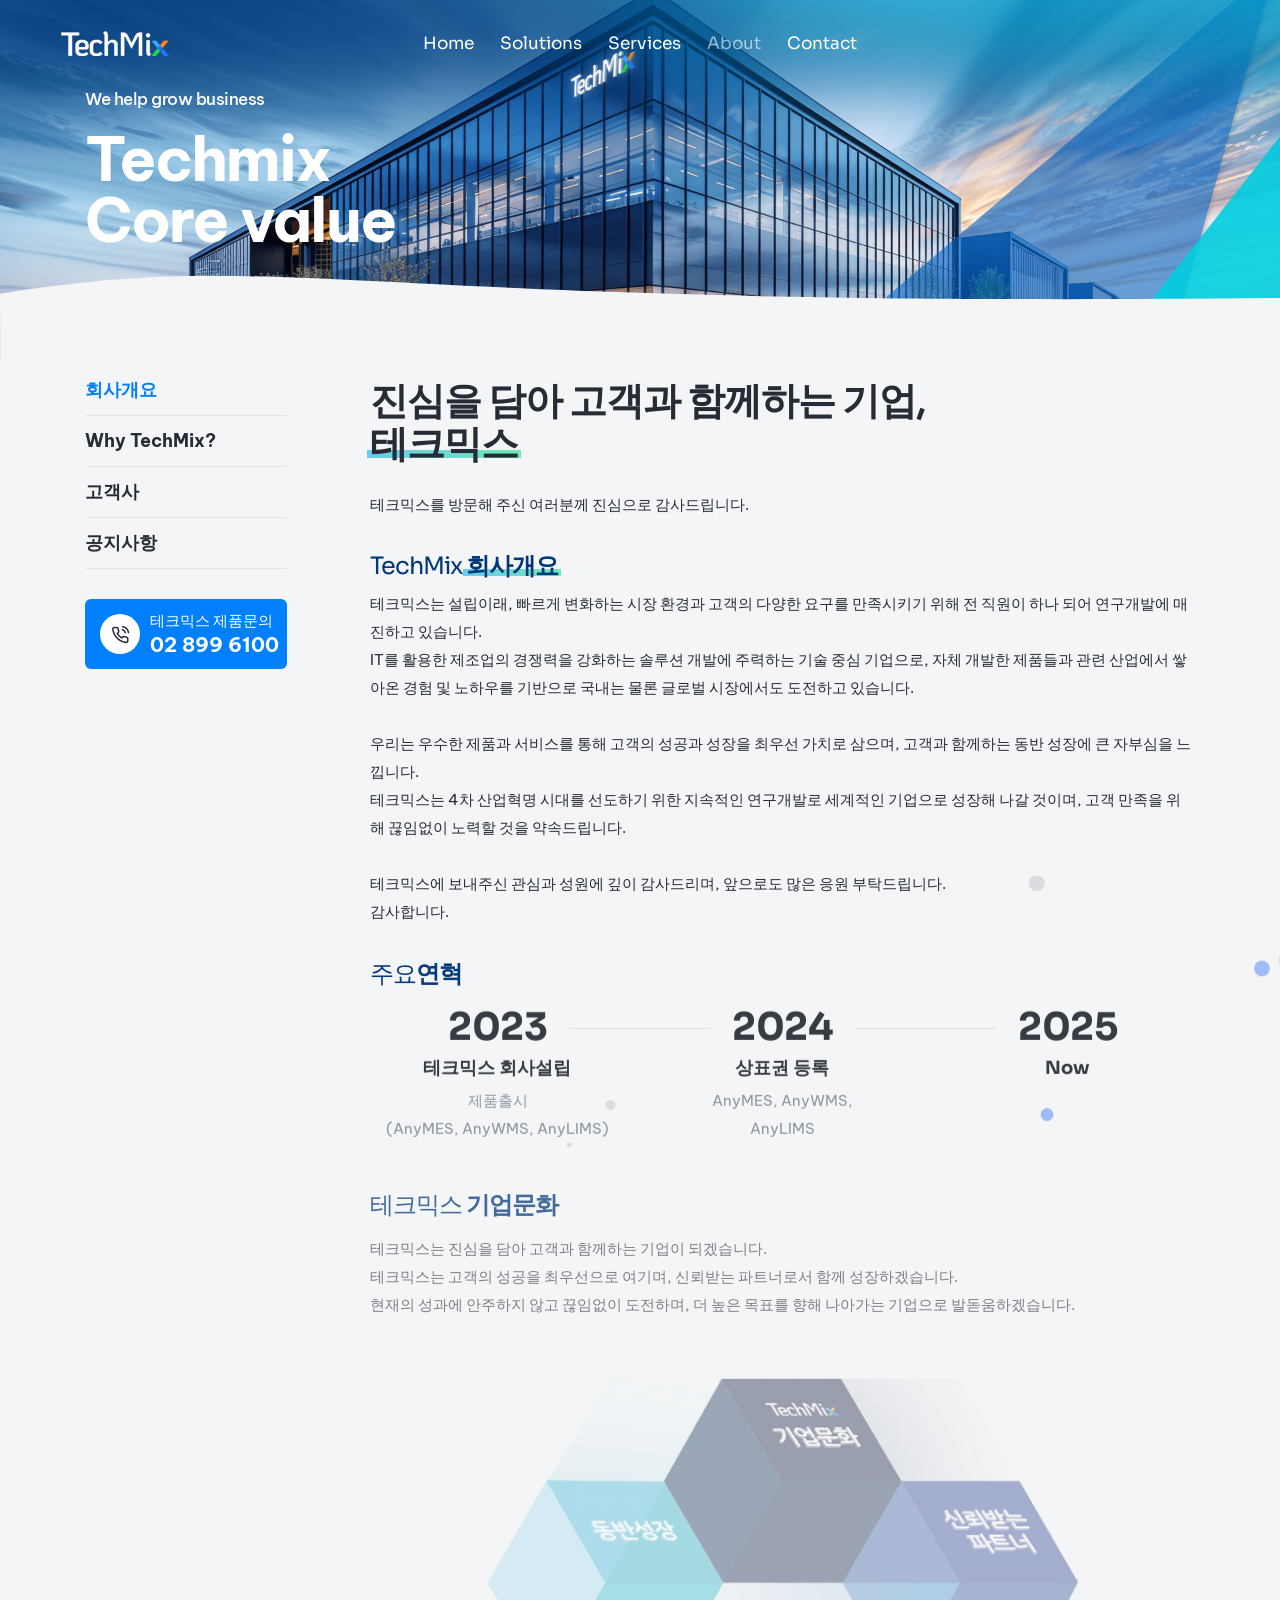
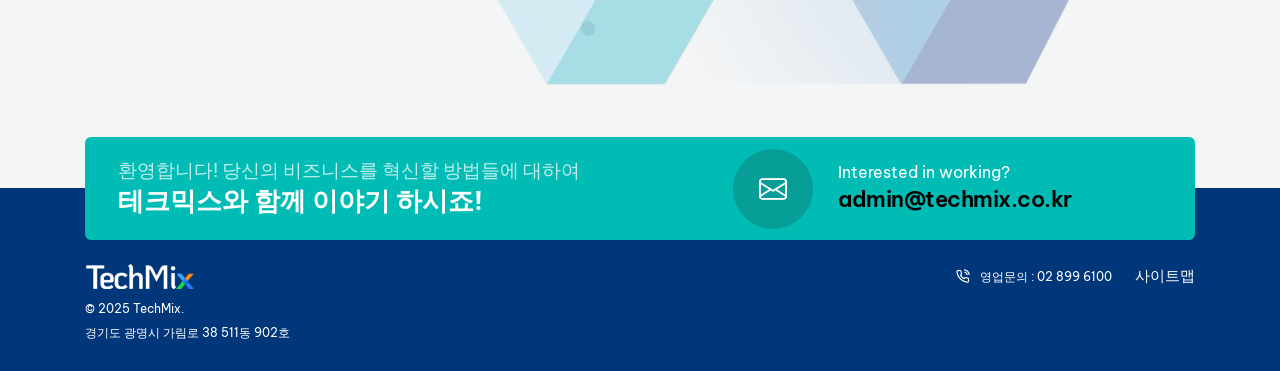
<file: about/about.html>
﻿<!doctype html>
<html class="no-js" lang="en">
    <head>
        <title>테크믹스 TechMix</title>
        <meta charset="utf-8">
        <meta http-equiv="X-UA-Compatible" content="IE=edge" />
        <meta name="author" content="테크믹스">
        <meta name="viewport" content="width=device-width,initial-scale=1.0" />
        <meta name="google-site-verification" content="LbxBjCWePerbiltFSG-Yi7Rg-KFTv3bO7X3UViPPkB0" />
        <meta name="naver-site-verification" content="22c898dd7f7201aa998e720ad3671b93d77de8cb" />
        <link rel="canonical" href="https://www.techmix.co.kr/" />
        <meta name="robots" content="index,follow" />
        <meta name="subject" content="테크믹스" />
        <meta name="title" content="테크믹스" />
        <meta name="author" content="테크믹스">
        <meta name="description" content="MES/POP, WMS, LIMS 솔루션 제공, 스마트 공장 컨설팅, 개발, 운영 서비 지원, 생산관리 솔루션 전문기업 테크믹스."/>
        <meta name="keywords" content="테크믹스, MES, WMS, LIMS, monitoring, board, 스마트공장, 스마트 인더스트리, 생산관리" />

        <meta property="og:type" content="website" />
        <meta property="og:rich_attachment" content="true" />
        <meta property="og:site_name" content="테크믹스" />
        <meta property="og:title" content="테크믹스" />
        <meta property="og:description" content="MES/POP, WMS, LIMS 솔루션 제공, 스마트 공장 컨설팅, 개발, 운영 서비 지원, 생산관리 솔루션 전문기업 테크믹스." />
        <meta property="og:image" content="https://www.techmix.co.kr/images/main-concept-mes.png" />
        <meta property="og:url" content="https://www.techmix.co.kr/" />

        <meta name="twitter:card" content="summary_large_image">
        <meta name="twitter:title" content="테크믹스" />
        <meta name="twitter:description" content="MES/POP, WMS, LIMS 솔루션 제공, 스마트 공장 컨설팅, 개발, 운영 서비 지원, 생산관리 솔루션 전문기업 테크믹스." />
        <meta name="twitter:image" content="https://www.techmix.co.kr/images/main-concept-mes.png" />
            
        <meta itemprop="name" content="테크믹스" />
        <meta itemprop="description" content="MES/POP, WMS, LIMS 솔루션 제공, 스마트 공장 컨설팅, 개발, 운영 서비 지원, 생산관리 솔루션 전문기업 테크믹스." />
        <meta itemprop="image" content="https://www.techmix.co.kr/images/main-concept-mes.png" />
        <!-- favicon icon -->
        <link rel="shortcut icon" href="../images/favicon.png">
        <link rel="apple-touch-icon" href="../images/apple-touch-icon-57x57.png">
        <link rel="apple-touch-icon" sizes="72x72" href="../images/apple-touch-icon-72x72.png">
        <link rel="apple-touch-icon" sizes="114x114" href="../images/apple-touch-icon-114x114.png">
        <!-- google fonts preconnect -->
        <link rel="preconnect" href="https://fonts.googleapis.com" crossorigin>
        <link rel="preconnect" href="https://fonts.gstatic.com" crossorigin>
        <!-- style sheets and font icons -->
        <link rel="stylesheet" href="../css/vendors.min.css"/>
        <link rel="stylesheet" href="../css/icon.min.css"/>
        <link rel="stylesheet" href="../css/style.css"/>
        <link rel="stylesheet" href="../css/responsive.css"/>
        <link rel="stylesheet" href="../css/business.css" />
        <link rel="stylesheet" href="../css/techmix.css" />
    </head>
    <body data-mobile-nav-style="classic" class="primary-bg-color">  
        <!-- start header -->
        <header> 
            <!-- start navigation -->
            <nav class="navbar navbar-expand-lg header-transparent bg-transparent header-reverse" data-header-hover="light">
                <div class="container-fluid">
                    <div class="col-auto col-xxl-3 col-lg-2 me-lg-0 me-auto">
                        <a class="navbar-brand" href="../index.html">
                            <img src="../images/demo-business-logo-white.png" data-at2x="../images/demo-business-logo-white@2x.png" alt="" class="default-logo">
                            <img src="../images/demo-business-logo-black.png" data-at2x="../images/demo-business-logo-black@2x.png" alt="" class="alt-logo">
                            <img src="../images/demo-business-logo-black.png" data-at2x="../images/demo-business-logo-black@2x.png" alt="" class="mobile-logo"> 
                        </a>
                    </div>
                    <div class="col-auto menu-order position-static">
                        <button class="navbar-toggler float-start" type="button" data-bs-toggle="collapse" data-bs-target="#navbarNav" aria-controls="navbarNav" aria-label="Toggle navigation">
                            <span class="navbar-toggler-line"></span>
                            <span class="navbar-toggler-line"></span>
                            <span class="navbar-toggler-line"></span>
                            <span class="navbar-toggler-line"></span>
                        </button>
                        <div class="collapse navbar-collapse" id="navbarNav"> 
                            <ul class="navbar-nav alt-font"> 
                                <li class="nav-item"><a href="../index.html" class="nav-link">Home</a></li>
                                <li class="nav-item dropdown dropdown-with-icon-style02">
                                    <a href="../solutions/anymes.html" class="nav-link">Solutions</a>
                                    <i class="fa-solid fa-angle-down dropdown-toggle" id="navbarDropdownMenuLink" role="button" data-bs-toggle="dropdown" aria-expanded="false"></i>
                                    <ul class="dropdown-menu" aria-labelledby="navbarDropdownMenuLink"> 
                                        <li><a href="../solutions/anymes.html"><i class="bi bi-laptop"></i>AnyMES</a></li>
                                        <li><a href="../solutions/anywms.html"><i class="bi bi-laptop"></i>AnyWMS</a></li>
                                        <li><a href="../solutions/anylims.html"><i class="bi bi-laptop"></i>AnyLIMS</a></li>
                                        <li><a href="../solutions/anyboard.html"><i class="bi bi-laptop"></i>AnyBoard</a></li>
                                        <li><a href="../solutions/anyq3.html"><i class="bi bi-laptop"></i>AnyQIII</a></li>
                                    </ul>
                                </li>
                                <li class="nav-item dropdown dropdown-with-icon-style02">
                                    <a href="../services/bizarea.html" class="nav-link">Services</a>
                                    <i class="fa-solid fa-angle-down dropdown-toggle" id="navbarDropdownMenuLink" role="button" data-bs-toggle="dropdown" aria-expanded="false"></i>
                                    <ul class="dropdown-menu" aria-labelledby="navbarDropdownMenuLink"> 
                                        <li><a href="../services/bizarea.html"><i class="bi bi-boxes"></i>사업분야</a></li>
                                        <li><a href="../services/biztrack.html"><i class="bi bi-boxes"></i>사업실적</a></li>
                                    </ul>
                                </li>
                                <li class="nav-item dropdown dropdown-with-icon-style02">
                                    <a href="about.html" class="nav-link">About</a>
                                    <i class="fa-solid fa-angle-down dropdown-toggle" id="navbarDropdownMenuLink" role="button" data-bs-toggle="dropdown" aria-expanded="false"></i>
                                    <ul class="dropdown-menu" aria-labelledby="navbarDropdownMenuLink"> 
                                        <li><a href="about.html"><i class="bi bi-buildings"></i>회사개요</a></li>
                                        <li><a href="why.html"><i class="bi bi-buildings"></i>Why TechMix?</a></li>
                                        <li><a href="clients.html"><i class="bi bi-buildings"></i>고객사</a></li>
                                        <li><a href="notice.html"><i class="bi bi-buildings"></i>공지사항</a></li>
                                    </ul>
                                </li>
                                <li class="nav-item"><a href="../contact/contact.html" class="nav-link">Contact</a></li>
                            </ul>
                        </div>
                    </div>
                    <div class="col-auto col-xxl-3 col-lg-2 text-end d-none d-sm-flex">
                        <div class="header-icon">
                            <div class="d-none d-xxl-inline-block me-25px xxl-me-10px">
                                <div class="alt-font fs-15 xl-fs-13 widget-text fw-500">
                                    
                                    <a href="tel:1800222000" class="widget-text text-white-hover"><i class="bi bi-star me-10px"></i>즐겨찾기</a>
                                </div>
                            </div>
                        </div>  
                    </div>
                </div>
            </nav>
            <!-- end navigation -->
        </header>
        <!-- end header --> 

        <!-- start page title begin -->
        <section class="cover-background page-title-big-typography ipad-top-space-margin xs-py-0" style="background-image: url('../images/sub-concept-about.png')" data-anime='{ "opacity": [0, 1], "easing": "easeOutQuad" }'>
            <div class="shape-image-animation bottom-0 p-0 w-100 d-none d-md-block"> 
                <svg xmlns="http://www.w3.org/2000/svg" widht="3000" height="300" viewBox="0 180 2500 200" fill="#F4F5F6"> 
                <path class="st1" d="M 0 250 C 1200 400 1200 50 3000 250 L 3000 550 L 0 550 L 0 250">
                <animate
                    attributeName="d"
                    dur="5s"
                    values="M 0 250 C 1200 400 1200 50 3000 250 L 3000 550 L 0 550 L 0 250;
                            M 0 250 C 400 50 400 400 3000 250 L 3000 550 L 0 550 L 0 250;
                            M 0 250 C 1200 400 1200 50 3000 250 L 3000 550 L 0 550 L 0 250"
                    repeatCount="indefinite"
                    />
                </path>
                </svg>
            </div>
            <div class="container">
                <div class="row align-items-center extra-small-screen">
                    <div class="col-9 col-lg-5 col-sm-6 position-relative page-title-extra-small" data-anime='{ "el": "childs", "opacity": [0, 1], "translateX": [-50, 0], "duration": 800, "delay": 0, "staggervalue": 150, "easing": "easeOutQuad" }'>
                        <h1 class="mb-20px text-white fw-500 ls-minus-05px">We help grow business</h1>
                        <h2 class=" fw-700 text-white mb-0 ls-minus-2px">Techmix</br> Core value</h2>
                    </div>
                </div>
            </div>
        </section>
        <!-- end page title end --> 

        <!-- start section 내용 -->  
        <section class="overlap-height position-relative">
            <div class="container overlap-gap-section">
                <div class="row">
                    <div class="col-lg-3 pe-6 order-2 order-lg-1 lg-pe-4 md-pe-15px" data-anime='{ "el": "childs", "translateY": [50, 0], "opacity": [0,1], "duration": 1200, "delay": 0, "staggervalue": 150, "easing": "easeOutQuad" }'>
                        <div class="position-sticky top-80px lg-top-40px">
                            <div class="mb-30px">
                                <ul class="p-0 m-0 list-style-02 fs-18 fw-500">
                                    <li class="pb-15px mb-15px border-bottom border-color-extra-medium-gray">
                                        <a href="about.html" class="text-base-color text-base-color-hover fw-700 lh-20">회사개요</a>
                                    </li>
                                    <li class="pb-15px mb-15px border-bottom border-color-extra-medium-gray">
                                        <a href="why.html" class="text-dark-gray text-base-color-hover fw-700 lh-20">Why TechMix?</a>
                                    </li>
                                    <li class="pb-15px mb-15px border-bottom border-color-extra-medium-gray">
                                        <a href="clients.html" class="text-dark-gray text-base-color-hover fw-700 lh-20">고객사</a>
                                    </li>
                                    <li class="pb-15px mb-15px border-bottom border-color-extra-medium-gray">
                                        <a href="notice.html" class="text-dark-gray text-base-color-hover fw-700 lh-20">공지사항</a>
                                    </li>
                                </ul>
                            </div>
                            <div class="bg-base-color border-radius-6px ps-15px pb-10px pt-10px lg-ps-10px mb-10px">
                                <div class="feature-box feature-box-left-icon-middle">
                                    <div class="feature-box-icon feature-box-icon-rounded w-40px h-40px me-10px lg-me-10px rounded-circle bg-white">
                                        <i class="feather icon-feather-phone-call icon-small text-dark-gray"></i>
                                    </div>
                                    <div class="feature-box-content last-paragraph-no-margin text-white lh-24">
                                        <span class="d-block">테크믹스 제품문의</span>
                                        <a href="tel:028996100" class="text-dark-gray fs-20 fw-700">02 899 6100</a>
                                    </div>
                                </div>
                            </div>
                        </div>
                    </div>
                    <div class="col-lg-9 order-1 order-lg-2 md-mb-50px" data-anime='{ "el": "childs", "translateY": [50, 0], "opacity": [0,1], "duration": 1200, "delay": 0, "staggervalue": 150, "easing": "easeOutQuad" }'>
                        <!-- 회사개요 begin-->
                        <h4 class="alt-font fw-600 text-dark-gray ls-minus-1px shadow-none" data-shadow-animation="true" data-animation-delay="1500">진심을 담아 고객과 함께하는 기업,</br>
                            <span class="text-highlight fw-800">테크믹스<span class="bg-gradient-emerald-blue-emerald-green h-8px bottom-10px opacity-6 separator-animation"></span></span></h4>
                        <p class="mb-35px sm-mb-25px text-dark-gray">테크믹스를 방문해 주신 여러분께 진심으로 감사드립니다.</p> 
                        <h6 class="alt-font text-medium-slate-blue ls-minus-1px shadow-none mb-10px" data-shadow-animation="true" data-animation-delay="1500">
                            TechMix <span class="text-highlight fw-700">회사개요<span class="bg-gradient-emerald-blue-emerald-green h-7px bottom-5px opacity-6 separator-animation"></span></span>
                        </h6>
                        <p class="mb-35px sm-mb-25px text-dark-gray">테크믹스는 설립이래, 빠르게 변화하는 시장 환경과 고객의 다양한 요구를 만족시키기 위해 전 직원이 하나 되어 연구개발에 매진하고 있습니다.</br>
                            IT를 활용한 제조업의 경쟁력을 강화하는 솔루션 개발에 주력하는 기술 중심 기업으로, 자체 개발한 제품들과 관련 산업에서 쌓아온 경험 및 노하우를 기반으로 국내는 물론 글로벌 시장에서도 도전하고 있습니다.</br></br>
                            우리는 우수한 제품과 서비스를 통해 고객의 성공과 성장을 최우선 가치로 삼으며, 고객과 함께하는 동반 성장에 큰 자부심을 느낍니다.</br>
                            테크믹스는 4차 산업혁명 시대를 선도하기 위한 지속적인 연구개발로 세계적인 기업으로 성장해 나갈 것이며, 고객 만족을 위해 끊임없이 노력할 것을 약속드립니다.</br></br>
                            테크믹스에 보내주신 관심과 성원에 깊이 감사드리며, 앞으로도 많은 응원 부탁드립니다. </br>
                            감사합니다.
                        </p> 
                        <!-- 회사개요 end-->

                        <!-- 주요연혁 begin -->
                        <h6 class="alt-font text-medium-slate-blue ls-minus-1px shadow-none mb-15px" data-shadow-animation="true" data-animation-delay="1500">
                            주요<span class="text-highlight fw-700">연혁<span class="bg-gradient-emerald-blue-emerald-green h-7px bottom-5px opacity-6 separator-animation"></span></span>
                        </h6>
                        <div class="row row-cols-1 row-cols-lg-3 row-cols-md-2">
                            <!-- start 2023 -->
                            <div class="col process-step-style-04 text-center last-paragraph-no-margin hover-box md-mb-50px">
                                <div class="process-step-icon-box position-relative mb-5px">
                                    <span class="progress-step-separator bg-dark-gray opacity-1 w-55 separator-line-1px"></span>
                                    <h4 class="number d-inline-block fw-700 alt-font text-dark-gray ls-minus-2 px mb-0">2023</h4>
                                </div>
                                <span class="d-inline-block fw-700 alt-font fs-18 text-dark-gray mb-5px">테크믹스 회사설립</span>
                                <p class="d-inline-block w-90 lg-w-100 md-w-90">제품출시</br>(AnyMES, AnyWMS, AnyLIMS)</p>
                            </div>
                            <!-- end 2023 -->
                            <!-- start 2024 -->
                            <div class="col process-step-style-04 text-center last-paragraph-no-margin hover-box md-mb-50px">
                                <div class="process-step-icon-box position-relative mb-5px">
                                    <span class="progress-step-separator bg-dark-gray opacity-1 w-55 separator-line-1px"></span>
                                    <h4 class="number d-inline-block fw-700 alt-font text-dark-gray ls-minus-2 px mb-0">2024</h4>
                                </div>
                                <span class="d-inline-block fw-700 alt-font fs-18 text-dark-gray mb-5px">상표권 등록</span>
                                <p class="d-inline-block w-75 lg-w-100 md-w-80">AnyMES, AnyWMS, AnyLIMS</p>
                            </div>
                            <!-- end 2024 -->
                            <!-- start 2025 -->
                            <div class="col process-step-style-04 text-center last-paragraph-no-margin hover-box">
                                <div class="process-step-icon-box position-relative mb-5px">
                                    <h4 class="number d-inline-block fw-700 alt-font text-dark-gray ls-minus-2 px mb-0">2025</h4>
                                </div>
                                <span class="d-inline-block fw-700 alt-font fs-18 text-dark-gray mb-5px">Now</span>
                            </div>
                            <!-- end 2025 -->
                        </div> 
                        <!-- 주요연혁 end -->
                        <div id="particles-01" data-particle="true" data-particle-options='{"particles": {"number": {"value": 5,"density": {"enable": true,"value_area": 1000}},"color":{"value":["#b7b9be", "#296bfd"]},"shape": {"type": "circle","stroke":{"width":0,"color":"#000000"}},"opacity": {"value": 0.5,"random": false,"anim": {"enable": false,"speed": 1,"sync": false}},"size": {"value": 8,"random": true,"anim": {"enable": false,"sync": true}},"move": {"enable": true,"speed":2,"direction": "right","random": false,"straight": false}},"interactivity": {"detect_on": "canvas","events": {"onhover": {"enable": false,"mode": "repulse"},"onclick": {"enable": false,"mode": "push"},"resize": true}},"retina_detect": false}' class="position-absolute h-100 top-0 left-0 z-index-minus-1"></div>
                        <!-- 기업문화 begin -->
                        <h6 class="alt-font text-medium-slate-blue ls-minus-1px shadow-none mt-40px mb-10px" data-shadow-animation="true" data-animation-delay="1500">
                            테크믹스 <span class="text-highlight fw-700">기업문화<span class="bg-gradient-emerald-blue-emerald-green h-7px bottom-5px opacity-6 separator-animation"></span></span>
                        </h6>
                        <p class="mb-35px sm-mb-25px text-dark-gray">테크믹스는 진심을 담아 고객과 함께하는 기업이 되겠습니다.</br>
                            테크믹스는 고객의 성공을 최우선으로 여기며, 신뢰받는 파트너로서 함께 성장하겠습니다.</br>현재의 성과에 안주하지 않고 끊임없이 도전하며, 더 높은 목표를 향해 나아가는 기업으로 발돋움하겠습니다.
                        </p>
                        <img src="../images/culture.png"/>
                        <!-- 기업문화 end -->
                    </div>
                </div>
            </div>
        </section>
        <!-- end section 내용 -->

        <!-- start footer -->
        <footer class="pt-2 pb-2 sm-pt-20px sm-pb-25px footer-dark bg-medium-slate-blue mt-3"> 
            <div class="container overlap-section">
                <div class="row g-0 justify-content-center align-items-center secondary-bg-focus-color border-radius-6px ps-3 pe-2 pt-1 pb-1 lg-p-15px sm-p-10px mb-2">
                    <div class="col-lg-6 col-md-9 text-center text-lg-start md-mb-20px">
                        <span class="text-white fs-19 lh-24 mb-5px d-block fw-400 opacity75">환영합니다! 당신의 비즈니스를 혁신할 방법들에 대하여</span>
                        <span class="text-white fs-26 lh-28 mb-5px d-block fw-700">테크믹스와 함께 이야기 하시죠!</span>
                    </div>
                    <div class="col-auto col-lg-5 icon-with-text-style-08 offset-lg-1">
                        <div class="feature-box feature-box-left-icon-middle overflow-hidden">
                            <div class="feature-box-icon feature-box-icon-rounded w-80px h-80px rounded-circle bg-dark-gray-transparent-light me-25px lg-me-20px">
                                <i class="bi bi-envelope icon-very-medium text-white"></i>
                            </div>
                            <div class="feature-box-content last-paragraph-no-margin">
                                <span class="text-white fs-16 lh-20 mb-5px d-block">Interested in working?</span>
                                <h6 class="d-inline-block fw-600 mb-0 fs-22"><a href="mailto:admin@techmix.co.kr" class="text-black text-white-hover">admin@techmix.co.kr</a></h6> 
                            </div>
                        </div>
                    </div>
                </div>
            </div>
            <div class="container">
                <div class="row">
                    <!-- start footer left column -->
                    <div class="col-lg-6 col-sm-6 last-paragraph-no-margin order-5 order-sm-4 order-lg-1 text-center text-sm-start">
                        <a href="../index.html" class="footer-logo mb-10px d-block d-lg-inline-block"><img src="../images/demo-business-logo-white.png" data-at2x="/images/demo-business-logo-white@2x.png" alt=""></a>
                        <p class="lh-18 fs-12 text-white mb-0px">&COPY;  2025 TechMix.</p>
                        <p class="w-90 sm-w-100 d-inline-block mb-0px fs-12 lh-18 text-white">경기도 광명시 가림로 38 511동 902호</p>
                    </div>
                    <!-- end footer left column -->
                    <!-- start footer right column -->
                    <div class="col-lg-6 col-sm-6 md-mb-20px sm-mb-5px order-2 order-lg-3 text-end">
                        <i class="feather icon-feather-phone-call icon-very-small text-white me-10px"></i><a href="tel:28996100" class="text-white fs-12 lh-22 me-20px">영업문의 : 02 899 6100</a>
                        <a href="../sitemap.html"><span class="alt-font d-inline-block text-white mb-0px">사이트맵</span></a>
                    </div>
                    <!-- end footer right column -->
                </div>
            </div> 
        </footer>
        <!-- end footer -->
        
        <!-- start scroll progress -->
        <div class="scroll-progress d-none d-xxl-block">
          <a href="#" class="scroll-top" aria-label="scroll">
            <span class="scroll-text">Scroll</span><span class="scroll-line"><span class="scroll-point"></span></span>
          </a>
        </div>
        <!-- end scroll progress -->
        <!-- javascript libraries -->
        <script type="text/javascript" src="../js/jquery.js"></script>
        <script type="text/javascript" src="../js/vendors.min.js"></script>
        <script type="text/javascript" src="../js/main.js"></script>
    </body>
</html>
</file>
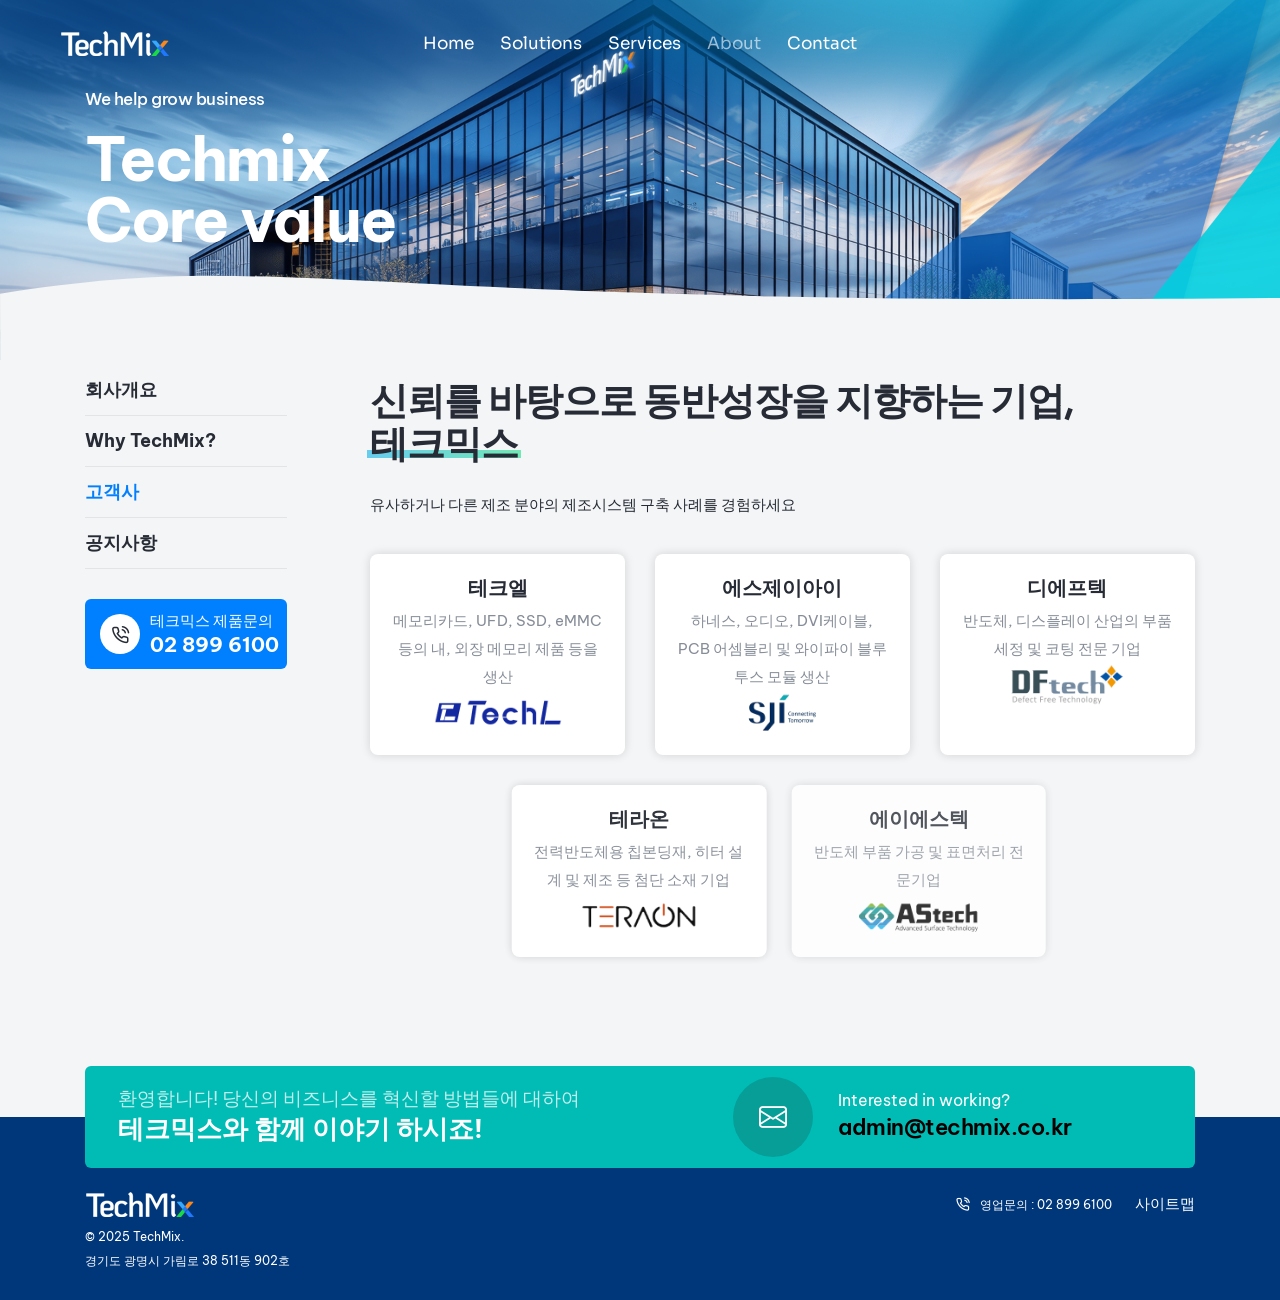
<file: about/clients.html>
﻿<!doctype html>
<html class="no-js" lang="en">
    <head>
        <title>테크믹스 TechMix</title>
        <meta charset="utf-8">
        <meta http-equiv="X-UA-Compatible" content="IE=edge" />
        <meta name="author" content="테크믹스">
        <meta name="viewport" content="width=device-width,initial-scale=1.0" />
        <meta name="google-site-verification" content="LbxBjCWePerbiltFSG-Yi7Rg-KFTv3bO7X3UViPPkB0" />
        <meta name="naver-site-verification" content="22c898dd7f7201aa998e720ad3671b93d77de8cb" />
        <link rel="canonical" href="https://www.techmix.co.kr/" />
        <meta name="robots" content="index,follow" />
        <meta name="subject" content="테크믹스" />
        <meta name="title" content="테크믹스" />
        <meta name="author" content="테크믹스">
        <meta name="description" content="MES/POP, WMS, LIMS 솔루션 제공, 스마트 공장 컨설팅, 개발, 운영 서비 지원, 생산관리 솔루션 전문기업 테크믹스."/>
        <meta name="keywords" content="테크믹스, MES, WMS, LIMS, monitoring, board, 스마트공장, 스마트 인더스트리, 생산관리" />

        <meta property="og:type" content="website" />
        <meta property="og:rich_attachment" content="true" />
        <meta property="og:site_name" content="테크믹스" />
        <meta property="og:title" content="테크믹스" />
        <meta property="og:description" content="MES/POP, WMS, LIMS 솔루션 제공, 스마트 공장 컨설팅, 개발, 운영 서비 지원, 생산관리 솔루션 전문기업 테크믹스." />
        <meta property="og:image" content="https://www.techmix.co.kr/images/main-concept-mes.png" />
        <meta property="og:url" content="https://www.techmix.co.kr/" />

        <meta name="twitter:card" content="summary_large_image">
        <meta name="twitter:title" content="테크믹스" />
        <meta name="twitter:description" content="MES/POP, WMS, LIMS 솔루션 제공, 스마트 공장 컨설팅, 개발, 운영 서비 지원, 생산관리 솔루션 전문기업 테크믹스." />
        <meta name="twitter:image" content="https://www.techmix.co.kr/images/main-concept-mes.png" />
            
        <meta itemprop="name" content="테크믹스" />
        <meta itemprop="description" content="MES/POP, WMS, LIMS 솔루션 제공, 스마트 공장 컨설팅, 개발, 운영 서비 지원, 생산관리 솔루션 전문기업 테크믹스." />
        <meta itemprop="image" content="https://www.techmix.co.kr/images/main-concept-mes.png" />
        <!-- favicon icon -->
        <link rel="shortcut icon" href="../images/favicon.png">
        <link rel="apple-touch-icon" href="../images/apple-touch-icon-57x57.png">
        <link rel="apple-touch-icon" sizes="72x72" href="../images/apple-touch-icon-72x72.png">
        <link rel="apple-touch-icon" sizes="114x114" href="../images/apple-touch-icon-114x114.png">
        <!-- google fonts preconnect -->
        <link rel="preconnect" href="https://fonts.googleapis.com" crossorigin>
        <link rel="preconnect" href="https://fonts.gstatic.com" crossorigin>
        <!-- style sheets and font icons -->
        <link rel="stylesheet" href="../css/vendors.min.css"/>
        <link rel="stylesheet" href="../css/icon.min.css"/>
        <link rel="stylesheet" href="../css/style.css"/>
        <link rel="stylesheet" href="../css/responsive.css"/>
        <link rel="stylesheet" href="../css/business.css" />
        <link rel="stylesheet" href="../css/techmix.css" />
    </head>
    <body data-mobile-nav-style="classic" class="primary-bg-color">  
        <!-- start header -->
        <header> 
            <!-- start navigation -->
            <nav class="navbar navbar-expand-lg header-transparent bg-transparent header-reverse" data-header-hover="light">
                <div class="container-fluid">
                    <div class="col-auto col-xxl-3 col-lg-2 me-lg-0 me-auto">
                        <a class="navbar-brand" href="../index.html">
                            <img src="../images/demo-business-logo-white.png" data-at2x="../images/demo-business-logo-white@2x.png" alt="" class="default-logo">
                            <img src="../images/demo-business-logo-black.png" data-at2x="../images/demo-business-logo-black@2x.png" alt="" class="alt-logo">
                            <img src="../images/demo-business-logo-black.png" data-at2x="../images/demo-business-logo-black@2x.png" alt="" class="mobile-logo"> 
                        </a>
                    </div>
                    <div class="col-auto menu-order position-static">
                        <button class="navbar-toggler float-start" type="button" data-bs-toggle="collapse" data-bs-target="#navbarNav" aria-controls="navbarNav" aria-label="Toggle navigation">
                            <span class="navbar-toggler-line"></span>
                            <span class="navbar-toggler-line"></span>
                            <span class="navbar-toggler-line"></span>
                            <span class="navbar-toggler-line"></span>
                        </button>
                        <div class="collapse navbar-collapse" id="navbarNav"> 
                            <ul class="navbar-nav alt-font"> 
                                <li class="nav-item"><a href="../index.html" class="nav-link">Home</a></li>
                                <li class="nav-item dropdown dropdown-with-icon-style02">
                                    <a href="../solutions/anymes.html" class="nav-link">Solutions</a>
                                    <i class="fa-solid fa-angle-down dropdown-toggle" id="navbarDropdownMenuLink" role="button" data-bs-toggle="dropdown" aria-expanded="false"></i>
                                    <ul class="dropdown-menu" aria-labelledby="navbarDropdownMenuLink"> 
                                        <li><a href="../solutions/anymes.html"><i class="bi bi-laptop"></i>AnyMES</a></li>
                                        <li><a href="../solutions/anywms.html"><i class="bi bi-laptop"></i>AnyWMS</a></li>
                                        <li><a href="../solutions/anylims.html"><i class="bi bi-laptop"></i>AnyLIMS</a></li>
                                        <li><a href="../solutions/anyboard.html"><i class="bi bi-laptop"></i>AnyBoard</a></li>
                                        <li><a href="../solutions/anyq3.html"><i class="bi bi-laptop"></i>AnyQIII</a></li>
                                    </ul>
                                </li>
                                <li class="nav-item dropdown dropdown-with-icon-style02">
                                    <a href="../services/bizarea.html" class="nav-link">Services</a>
                                    <i class="fa-solid fa-angle-down dropdown-toggle" id="navbarDropdownMenuLink" role="button" data-bs-toggle="dropdown" aria-expanded="false"></i>
                                    <ul class="dropdown-menu" aria-labelledby="navbarDropdownMenuLink"> 
                                        <li><a href="../services/bizarea.html"><i class="bi bi-boxes"></i>사업분야</a></li>
                                        <li><a href="../services/biztrack.html"><i class="bi bi-boxes"></i>사업실적</a></li>
                                    </ul>
                                </li>
                                <li class="nav-item dropdown dropdown-with-icon-style02">
                                    <a href="about.html" class="nav-link">About</a>
                                    <i class="fa-solid fa-angle-down dropdown-toggle" id="navbarDropdownMenuLink" role="button" data-bs-toggle="dropdown" aria-expanded="false"></i>
                                    <ul class="dropdown-menu" aria-labelledby="navbarDropdownMenuLink"> 
                                        <li><a href="about.html"><i class="bi bi-buildings"></i>회사개요</a></li>
                                        <li><a href="why.html"><i class="bi bi-buildings"></i>Why TechMix?</a></li>
                                        <li><a href="clients.html"><i class="bi bi-buildings"></i>고객사</a></li>
                                        <li><a href="notice.html"><i class="bi bi-buildings"></i>공지사항</a></li>
                                    </ul>
                                </li>
                                <li class="nav-item"><a href="../contact/contact.html" class="nav-link">Contact</a></li>
                            </ul>
                        </div>
                    </div>
                    <div class="col-auto col-xxl-3 col-lg-2 text-end d-none d-sm-flex">
                        <div class="header-icon">
                            <div class="d-none d-xxl-inline-block me-25px xxl-me-10px">
                                <div class="alt-font fs-15 xl-fs-13 widget-text fw-500">
                                    
                                    <a href="tel:1800222000" class="widget-text text-white-hover"><i class="bi bi-star me-10px"></i>즐겨찾기</a>
                                </div>
                            </div>
                        </div>  
                    </div>
                </div>
            </nav>
            <!-- end navigation -->
        </header>
        <!-- end header --> 

        <!-- start page title begin -->
        <section class="cover-background page-title-big-typography ipad-top-space-margin xs-py-0" style="background-image: url('../images/sub-concept-about.png')" data-anime='{ "opacity": [0, 1], "easing": "easeOutQuad" }'>
            <div class="shape-image-animation bottom-0 p-0 w-100 d-none d-md-block"> 
                <svg xmlns="http://www.w3.org/2000/svg" widht="3000" height="300" viewBox="0 180 2500 200" fill="#F4F5F6"> 
                <path class="st1" d="M 0 250 C 1200 400 1200 50 3000 250 L 3000 550 L 0 550 L 0 250">
                <animate
                    attributeName="d"
                    dur="5s"
                    values="M 0 250 C 1200 400 1200 50 3000 250 L 3000 550 L 0 550 L 0 250;
                            M 0 250 C 400 50 400 400 3000 250 L 3000 550 L 0 550 L 0 250;
                            M 0 250 C 1200 400 1200 50 3000 250 L 3000 550 L 0 550 L 0 250"
                    repeatCount="indefinite"
                    />
                </path>
                </svg>
            </div>
            <div class="container">
                <div class="row align-items-center extra-small-screen">
                    <div class="col-9 col-lg-5 col-sm-6 position-relative page-title-extra-small" data-anime='{ "el": "childs", "opacity": [0, 1], "translateX": [-50, 0], "duration": 800, "delay": 0, "staggervalue": 150, "easing": "easeOutQuad" }'>
                        <h1 class="mb-20px text-white fw-500 ls-minus-05px">We help grow business</h1>
                        <h2 class=" fw-700 text-white mb-0 ls-minus-2px">Techmix</br> Core value</h2>
                    </div>
                </div>
            </div>
        </section>
        <!-- end page title end --> 

        <!-- start section 내용 -->  
        <section class="overlap-height position-relative">
            <div class="container overlap-gap-section">
                <div class="row">
                    <div class="col-lg-3 pe-6 order-2 order-lg-1 lg-pe-4 md-pe-15px" data-anime='{ "el": "childs", "translateY": [50, 0], "opacity": [0,1], "duration": 1200, "delay": 0, "staggervalue": 150, "easing": "easeOutQuad" }'>
                        <div class="position-sticky top-80px lg-top-40px">
                            <div class="mb-30px">
                                <ul class="p-0 m-0 list-style-02 fs-18 fw-500">
                                    <li class="pb-15px mb-15px border-bottom border-color-extra-medium-gray">
                                        <a href="about.html" class="text-dark-gray text-base-color-hover fw-700 lh-20">회사개요</a>
                                    </li>
                                    <li class="pb-15px mb-15px border-bottom border-color-extra-medium-gray">
                                        <a href="why.html" class="text-dark-gray text-base-color-hover fw-700 lh-20">Why TechMix?</a>
                                    </li>
                                    <li class="pb-15px mb-15px border-bottom border-color-extra-medium-gray">
                                        <a href="clients.html" class="text-base-color text-base-color-hover fw-700 lh-20">고객사</a>
                                    </li>
                                    <li class="pb-15px mb-15px border-bottom border-color-extra-medium-gray">
                                        <a href="notice.html" class="text-dark-gray text-base-color-hover fw-700 lh-20">공지사항</a>
                                    </li>
                                </ul>
                            </div>
                            <div class="bg-base-color border-radius-6px ps-15px pb-10px pt-10px lg-ps-10px mb-10px">
                                <div class="feature-box feature-box-left-icon-middle">
                                    <div class="feature-box-icon feature-box-icon-rounded w-40px h-40px me-10px lg-me-10px rounded-circle bg-white">
                                        <i class="feather icon-feather-phone-call icon-small text-dark-gray"></i>
                                    </div>
                                    <div class="feature-box-content last-paragraph-no-margin text-white lh-24">
                                        <span class="d-block">테크믹스 제품문의</span>
                                        <a href="tel:028996100" class="text-dark-gray fs-20 fw-700">02 899 6100</a>
                                    </div>
                                </div>
                            </div>
                        </div>
                    </div>
                    <div class="col-lg-9 order-1 order-lg-2 md-mb-50px" data-anime='{ "el": "childs", "translateY": [50, 0], "opacity": [0,1], "duration": 1200, "delay": 0, "staggervalue": 150, "easing": "easeOutQuad" }'>
                        <!-- description begin-->
                        <h4 class="alt-font fw-600 text-dark-gray ls-minus-1px shadow-none" data-shadow-animation="true" data-animation-delay="1500">신뢰를 바탕으로 동반성장을 지향하는 기업,</br>
                            <span class="text-highlight fw-800">테크믹스<span class="bg-gradient-emerald-blue-emerald-green h-8px bottom-10px opacity-6 separator-animation"></span></span></h4>
                        <p class="mb-35px sm-mb-25px text-dark-gray">유사하거나 다른 제조 분야의 제조시스템 구축 사례를 경험하세요</p> 
                        <div class="row row-cols-2 row-cols-lg-3 row-cols-sm-2 justify-content-center sm-mb-35px" data-anime='{ "el": "childs", "translateX": [-30, 0], "opacity": [0,1], "duration": 1200, "delay": 0, "staggervalue": 300, "easing": "easeOutQuad" }'>
                            <!-- start features box item -->
                            <div class="col icon-with-text-style-07 transition-inner-all mb-30px">
                                <div class="biztrack-box h-100 justify-content-end feature-box flex-column-reverse p-20px border-radius-8px">
                                    <div class="feature-box-icon"> 
                                        <img src="../images/company-1.png" alt="">
                                    </div>
                                    <div class="feature-box-content">
                                        <span class="d-inline-block fw-600 text-dark-gray mb-5px fs-20">테크엘</span>
                                        <p class="mb-0px">메모리카드, UFD, SSD, eMMC 등의 내, 외장 메모리 제품 등을 생산</p>
                                    </div>                        
                                </div>
                            </div>
                            <!-- end features box item -->
                            <!-- start features box item -->
                            <div class="col icon-with-text-style-07 transition-inner-all mb-30px">
                                <div class="biztrack-box h-100 justify-content-end feature-box flex-column-reverse p-20px border-radius-8px">
                                    <div class="feature-box-icon"> 
                                        <img src="../images/company-2.png" alt="">
                                    </div>
                                    <div class="feature-box-content">
                                        <span class="d-inline-block fw-600 text-dark-gray mb-5px fs-20">에스제이아이</span>
                                        <p class="mb-0px">하네스, 오디오, DVI케이블, PCB 어셈블리 및 와이파이 블루투스 모듈 생산</p>
                                    </div>                        
                                </div>
                            </div>
                            <!-- end features box item -->
                            <!-- start features box item -->
                            <div class="col icon-with-text-style-07 transition-inner-all mb-30px">
                                <div class="biztrack-box h-100 justify-content-end feature-box flex-column-reverse p-20px border-radius-8px">
                                    <div class="feature-box-icon"> 
                                        <img src="../images/company-3.png" alt="">
                                    </div>
                                    <div class="feature-box-content">
                                        <span class="d-inline-block fw-600 text-dark-gray mb-5px fs-20">디에프텍</span>
                                        <p class="mb-0px">반도체, 디스플레이 산업의 부품 세정 및 코팅 전문 기업</p>
                                    </div>                        
                                </div>
                            </div>
                            <!-- end features box item -->
                            <!-- start features box item -->
                            <div class="col icon-with-text-style-07 transition-inner-all mb-30px">
                                <div class="biztrack-box h-100 justify-content-end feature-box flex-column-reverse p-20px border-radius-8px">
                                    <div class="feature-box-icon"> 
                                        <img src="../images/company-4.png" alt="">
                                    </div>
                                    <div class="feature-box-content">
                                        <span class="d-inline-block fw-600 text-dark-gray mb-5px fs-20">테라온</span>
                                        <p class="mb-0px">전력반도체용 칩본딩재, 히터 설계 및 제조 등 첨단 소재 기업</p>
                                    </div>                        
                                </div>
                            </div>
                            <!-- end features box item -->
                            <!-- start features box item -->
                            <div class="col icon-with-text-style-07 transition-inner-all mb-30px">
                                <div class="biztrack-box h-100 justify-content-end feature-box flex-column-reverse p-20px border-radius-8px">
                                    <div class="feature-box-icon"> 
                                        <img src="../images/company-5.png" alt="">
                                    </div>
                                    <div class="feature-box-content">
                                        <span class="d-inline-block fw-600 text-dark-gray mb-5px fs-20">에이에스텍</span>
                                        <p class="mb-0px">반도체 부품 가공 및 표면처리 전문기업</p>
                                    </div>                        
                                </div>
                            </div>
                            <!-- end features box item -->
                        </div>
                        <div id="particles-01" data-particle="true" data-particle-options='{"particles": {"number": {"value": 5,"density": {"enable": true,"value_area": 1000}},"color":{"value":["#b7b9be", "#296bfd"]},"shape": {"type": "circle","stroke":{"width":0,"color":"#000000"}},"opacity": {"value": 0.5,"random": false,"anim": {"enable": false,"speed": 1,"sync": false}},"size": {"value": 8,"random": true,"anim": {"enable": false,"sync": true}},"move": {"enable": true,"speed":2,"direction": "right","random": false,"straight": false}},"interactivity": {"detect_on": "canvas","events": {"onhover": {"enable": false,"mode": "repulse"},"onclick": {"enable": false,"mode": "push"},"resize": true}},"retina_detect": false}' class="position-absolute h-100 top-0 left-0 z-index-minus-1"></div>
                    </div>
                </div>
            </div>
        </section>
        <!-- end section 내용 -->

        <!-- start footer -->
        <footer class="pt-2 pb-2 sm-pt-20px sm-pb-25px footer-dark bg-medium-slate-blue mt-3"> 
            <div class="container overlap-section">
                <div class="row g-0 justify-content-center align-items-center secondary-bg-focus-color border-radius-6px ps-3 pe-2 pt-1 pb-1 lg-p-15px sm-p-10px mb-2">
                    <div class="col-lg-6 col-md-9 text-center text-lg-start md-mb-20px">
                        <span class="text-white fs-19 lh-24 mb-5px d-block fw-400 opacity75">환영합니다! 당신의 비즈니스를 혁신할 방법들에 대하여</span>
                        <span class="text-white fs-26 lh-28 mb-5px d-block fw-700">테크믹스와 함께 이야기 하시죠!</span>
                    </div>
                    <div class="col-auto col-lg-5 icon-with-text-style-08 offset-lg-1">
                        <div class="feature-box feature-box-left-icon-middle overflow-hidden">
                            <div class="feature-box-icon feature-box-icon-rounded w-80px h-80px rounded-circle bg-dark-gray-transparent-light me-25px lg-me-20px">
                                <i class="bi bi-envelope icon-very-medium text-white"></i>
                            </div>
                            <div class="feature-box-content last-paragraph-no-margin">
                                <span class="text-white fs-16 lh-20 mb-5px d-block">Interested in working?</span>
                                <h6 class="d-inline-block fw-600 mb-0 fs-22"><a href="mailto:admin@techmix.co.kr" class="text-black text-white-hover">admin@techmix.co.kr</a></h6> 
                            </div>
                        </div>
                    </div>
                </div>
            </div>
            <div class="container">
                <div class="row">
                    <!-- start footer left column -->
                    <div class="col-lg-6 col-sm-6 last-paragraph-no-margin order-5 order-sm-4 order-lg-1 text-center text-sm-start">
                        <a href="../index.html" class="footer-logo mb-10px d-block d-lg-inline-block"><img src="../images/demo-business-logo-white.png" data-at2x="/images/demo-business-logo-white@2x.png" alt=""></a>
                        <p class="lh-18 fs-12 text-white mb-0px">&COPY;  2025 TechMix.</p>
                        <p class="w-90 sm-w-100 d-inline-block mb-0px fs-12 lh-18 text-white">경기도 광명시 가림로 38 511동 902호</p>
                    </div>
                    <!-- end footer left column -->
                    <!-- start footer right column -->
                    <div class="col-lg-6 col-sm-6 md-mb-20px sm-mb-5px order-2 order-lg-3 text-end">
                        <i class="feather icon-feather-phone-call icon-very-small text-white me-10px"></i><a href="tel:28996100" class="text-white fs-12 lh-22 me-20px">영업문의 : 02 899 6100</a>
                        <a href="../sitemap.html"><span class="alt-font d-inline-block text-white mb-0px">사이트맵</span></a>
                    </div>
                    <!-- end footer right column -->
                </div>
            </div> 
        </footer>
        <!-- end footer -->
         <!-- start scroll progress -->
        <div class="scroll-progress d-none d-xxl-block">
          <a href="#" class="scroll-top" aria-label="scroll">
            <span class="scroll-text">Scroll</span><span class="scroll-line"><span class="scroll-point"></span></span>
          </a>
        </div>
        <!-- end scroll progress -->
        <!-- javascript libraries -->
        <script type="text/javascript" src="../js/jquery.js"></script>
        <script type="text/javascript" src="../js/vendors.min.js"></script>
        <script type="text/javascript" src="../js/main.js"></script>
    </body>
</html>
</file>
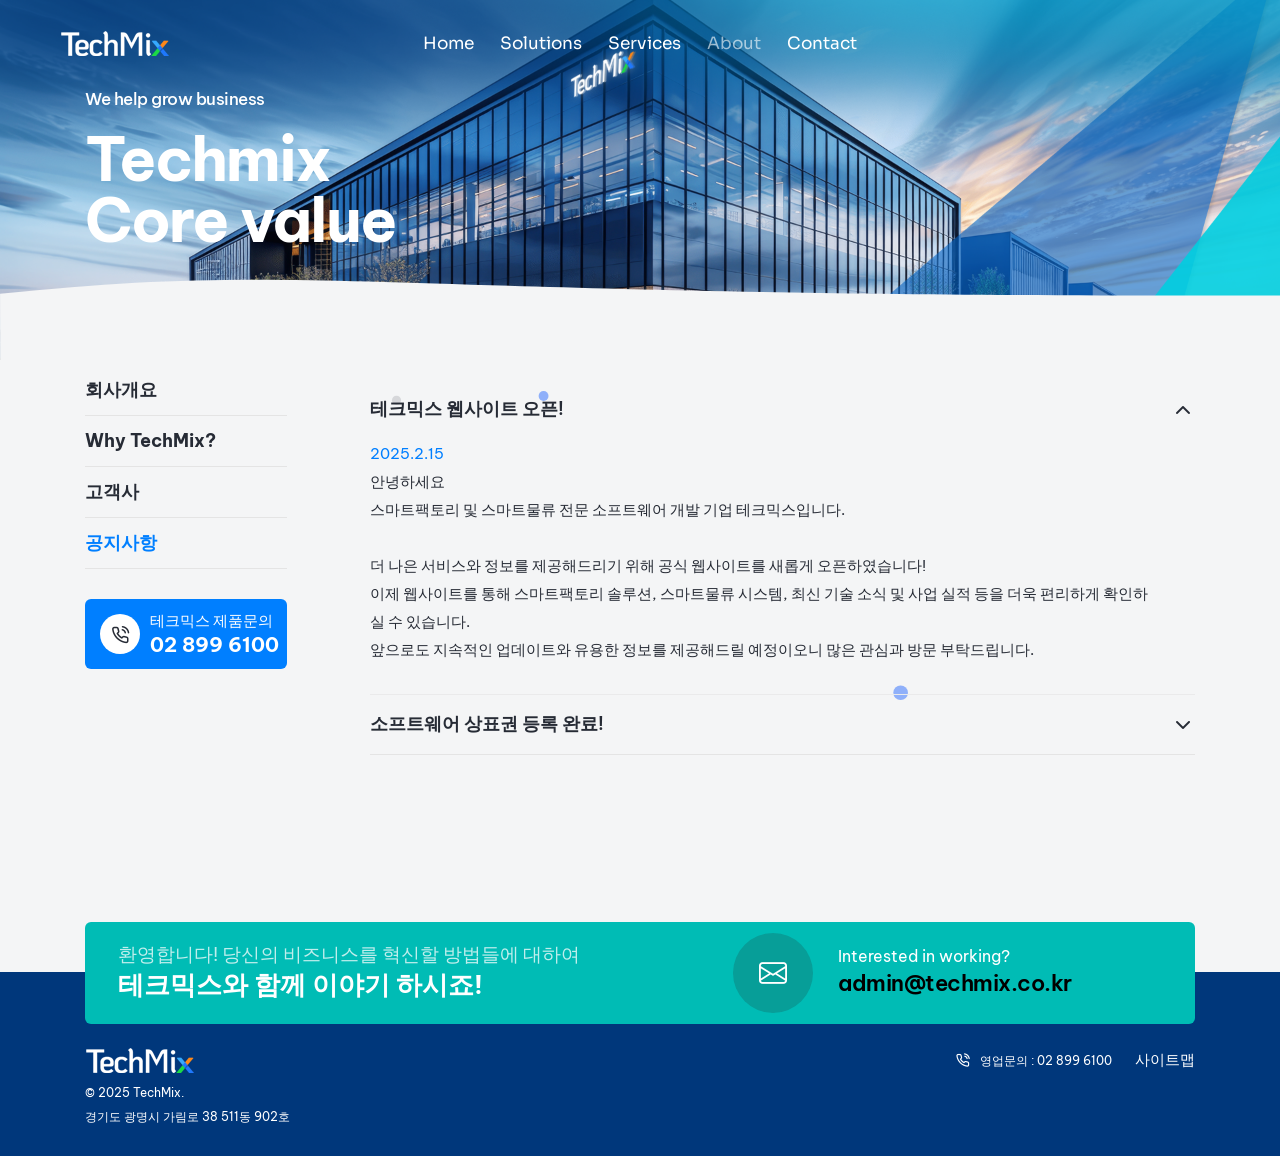
<file: about/notice.html>
﻿<!doctype html>
<html class="no-js" lang="en">
    <head>
        <title>테크믹스 TechMix</title>
        <meta charset="utf-8">
        <meta http-equiv="X-UA-Compatible" content="IE=edge" />
        <meta name="author" content="테크믹스">
        <meta name="viewport" content="width=device-width,initial-scale=1.0" />
        <meta name="google-site-verification" content="LbxBjCWePerbiltFSG-Yi7Rg-KFTv3bO7X3UViPPkB0" />
        <meta name="naver-site-verification" content="22c898dd7f7201aa998e720ad3671b93d77de8cb" />
        <link rel="canonical" href="https://www.techmix.co.kr/" />
        <meta name="robots" content="index,follow" />
        <meta name="subject" content="테크믹스" />
        <meta name="title" content="테크믹스" />
        <meta name="author" content="테크믹스">
        <meta name="description" content="MES/POP, WMS, LIMS 솔루션 제공, 스마트 공장 컨설팅, 개발, 운영 서비 지원, 생산관리 솔루션 전문기업 테크믹스."/>
        <meta name="keywords" content="테크믹스, MES, WMS, LIMS, monitoring, board, 스마트공장, 스마트 인더스트리, 생산관리" />

        <meta property="og:type" content="website" />
        <meta property="og:rich_attachment" content="true" />
        <meta property="og:site_name" content="테크믹스" />
        <meta property="og:title" content="테크믹스" />
        <meta property="og:description" content="MES/POP, WMS, LIMS 솔루션 제공, 스마트 공장 컨설팅, 개발, 운영 서비 지원, 생산관리 솔루션 전문기업 테크믹스." />
        <meta property="og:image" content="https://www.techmix.co.kr/images/main-concept-mes.png" />
        <meta property="og:url" content="https://www.techmix.co.kr/" />

        <meta name="twitter:card" content="summary_large_image">
        <meta name="twitter:title" content="테크믹스" />
        <meta name="twitter:description" content="MES/POP, WMS, LIMS 솔루션 제공, 스마트 공장 컨설팅, 개발, 운영 서비 지원, 생산관리 솔루션 전문기업 테크믹스." />
        <meta name="twitter:image" content="https://www.techmix.co.kr/images/main-concept-mes.png" />
            
        <meta itemprop="name" content="테크믹스" />
        <meta itemprop="description" content="MES/POP, WMS, LIMS 솔루션 제공, 스마트 공장 컨설팅, 개발, 운영 서비 지원, 생산관리 솔루션 전문기업 테크믹스." />
        <meta itemprop="image" content="https://www.techmix.co.kr/images/main-concept-mes.png" />
        <!-- favicon icon -->
        <link rel="shortcut icon" href="../images/favicon.png">
        <link rel="apple-touch-icon" href="../images/apple-touch-icon-57x57.png">
        <link rel="apple-touch-icon" sizes="72x72" href="../images/apple-touch-icon-72x72.png">
        <link rel="apple-touch-icon" sizes="114x114" href="../images/apple-touch-icon-114x114.png">
        <!-- google fonts preconnect -->
        <link rel="preconnect" href="https://fonts.googleapis.com" crossorigin>
        <link rel="preconnect" href="https://fonts.gstatic.com" crossorigin>
        <!-- style sheets and font icons -->
        <link rel="stylesheet" href="../css/vendors.min.css"/>
        <link rel="stylesheet" href="../css/icon.min.css"/>
        <link rel="stylesheet" href="../css/style.css"/>
        <link rel="stylesheet" href="../css/responsive.css"/>
        <link rel="stylesheet" href="../css/business.css" />
        <link rel="stylesheet" href="../css/techmix.css" />
    </head>
    <body data-mobile-nav-style="classic" class="primary-bg-color">  
        <!-- start header -->
        <header> 
            <!-- start navigation -->
            <nav class="navbar navbar-expand-lg header-transparent bg-transparent header-reverse" data-header-hover="light">
                <div class="container-fluid">
                    <div class="col-auto col-xxl-3 col-lg-2 me-lg-0 me-auto">
                        <a class="navbar-brand" href="../index.html">
                            <img src="../images/demo-business-logo-white.png" data-at2x="../images/demo-business-logo-white@2x.png" alt="" class="default-logo">
                            <img src="../images/demo-business-logo-black.png" data-at2x="../images/demo-business-logo-black@2x.png" alt="" class="alt-logo">
                            <img src="../images/demo-business-logo-black.png" data-at2x="../images/demo-business-logo-black@2x.png" alt="" class="mobile-logo"> 
                        </a>
                    </div>
                    <div class="col-auto menu-order position-static">
                        <button class="navbar-toggler float-start" type="button" data-bs-toggle="collapse" data-bs-target="#navbarNav" aria-controls="navbarNav" aria-label="Toggle navigation">
                            <span class="navbar-toggler-line"></span>
                            <span class="navbar-toggler-line"></span>
                            <span class="navbar-toggler-line"></span>
                            <span class="navbar-toggler-line"></span>
                        </button>
                        <div class="collapse navbar-collapse" id="navbarNav"> 
                            <ul class="navbar-nav alt-font"> 
                                <li class="nav-item"><a href="../index.html" class="nav-link">Home</a></li>
                                <li class="nav-item dropdown dropdown-with-icon-style02">
                                    <a href="../solutions/anymes.html" class="nav-link">Solutions</a>
                                    <i class="fa-solid fa-angle-down dropdown-toggle" id="navbarDropdownMenuLink" role="button" data-bs-toggle="dropdown" aria-expanded="false"></i>
                                    <ul class="dropdown-menu" aria-labelledby="navbarDropdownMenuLink"> 
                                        <li><a href="../solutions/anymes.html"><i class="bi bi-laptop"></i>AnyMES</a></li>
                                        <li><a href="../solutions/anywms.html"><i class="bi bi-laptop"></i>AnyWMS</a></li>
                                        <li><a href="../solutions/anylims.html"><i class="bi bi-laptop"></i>AnyLIMS</a></li>
                                        <li><a href="../solutions/anyboard.html"><i class="bi bi-laptop"></i>AnyBoard</a></li>
                                        <li><a href="../solutions/anyq3.html"><i class="bi bi-laptop"></i>AnyQIII</a></li>
                                    </ul>
                                </li>
                                <li class="nav-item dropdown dropdown-with-icon-style02">
                                    <a href="../services/bizarea.html" class="nav-link">Services</a>
                                    <i class="fa-solid fa-angle-down dropdown-toggle" id="navbarDropdownMenuLink" role="button" data-bs-toggle="dropdown" aria-expanded="false"></i>
                                    <ul class="dropdown-menu" aria-labelledby="navbarDropdownMenuLink"> 
                                        <li><a href="../services/bizarea.html"><i class="bi bi-boxes"></i>사업분야</a></li>
                                        <li><a href="../services/biztrack.html"><i class="bi bi-boxes"></i>사업실적</a></li>
                                    </ul>
                                </li>
                                <li class="nav-item dropdown dropdown-with-icon-style02">
                                    <a href="about.html" class="nav-link">About</a>
                                    <i class="fa-solid fa-angle-down dropdown-toggle" id="navbarDropdownMenuLink" role="button" data-bs-toggle="dropdown" aria-expanded="false"></i>
                                    <ul class="dropdown-menu" aria-labelledby="navbarDropdownMenuLink"> 
                                        <li><a href="about.html"><i class="bi bi-buildings"></i>회사개요</a></li>
                                        <li><a href="why.html"><i class="bi bi-buildings"></i>Why TechMix?</a></li>
                                        <li><a href="clients.html"><i class="bi bi-buildings"></i>고객사</a></li>
                                        <li><a href="notice.html"><i class="bi bi-buildings"></i>공지사항</a></li>
                                    </ul>
                                </li>
                                <li class="nav-item"><a href="../contact/contact.html" class="nav-link">Contact</a></li>
                            </ul>
                        </div>
                    </div>
                    <div class="col-auto col-xxl-3 col-lg-2 text-end d-none d-sm-flex">
                        <div class="header-icon">
                            <div class="d-none d-xxl-inline-block me-25px xxl-me-10px">
                                <div class="alt-font fs-15 xl-fs-13 widget-text fw-500">
                                    
                                    <a href="tel:1800222000" class="widget-text text-white-hover"><i class="bi bi-star me-10px"></i>즐겨찾기</a>
                                </div>
                            </div>
                        </div>  
                    </div>
                </div>
            </nav>
            <!-- end navigation -->
        </header>
        <!-- end header --> 

        <!-- start page title begin -->
        <section class="cover-background page-title-big-typography ipad-top-space-margin xs-py-0" style="background-image: url('../images/sub-concept-about.png')" data-anime='{ "opacity": [0, 1], "easing": "easeOutQuad" }'>
            <div class="shape-image-animation bottom-0 p-0 w-100 d-none d-md-block"> 
                <svg xmlns="http://www.w3.org/2000/svg" widht="3000" height="300" viewBox="0 180 2500 200" fill="#F4F5F6"> 
                <path class="st1" d="M 0 250 C 1200 400 1200 50 3000 250 L 3000 550 L 0 550 L 0 250">
                <animate
                    attributeName="d"
                    dur="5s"
                    values="M 0 250 C 1200 400 1200 50 3000 250 L 3000 550 L 0 550 L 0 250;
                            M 0 250 C 400 50 400 400 3000 250 L 3000 550 L 0 550 L 0 250;
                            M 0 250 C 1200 400 1200 50 3000 250 L 3000 550 L 0 550 L 0 250"
                    repeatCount="indefinite"
                    />
                </path>
                </svg>
            </div>
            <div class="container">
                <div class="row align-items-center extra-small-screen">
                    <div class="col-9 col-lg-5 col-sm-6 position-relative page-title-extra-small" data-anime='{ "el": "childs", "opacity": [0, 1], "translateX": [-50, 0], "duration": 800, "delay": 0, "staggervalue": 150, "easing": "easeOutQuad" }'>
                        <h1 class="mb-20px text-white fw-500 ls-minus-05px">We help grow business</h1>
                        <h2 class=" fw-700 text-white mb-0 ls-minus-2px">Techmix</br> Core value</h2>
                    </div>
                </div>
            </div>
        </section>
        <!-- end page title end --> 

        <!-- start section 내용 -->  
        <section class="overlap-height position-relative pb-10">
            <div class="container overlap-gap-section">
                <div class="row">
                    <div class="col-lg-3 pe-6 order-2 order-lg-1 lg-pe-4 md-pe-15px" data-anime='{ "el": "childs", "translateY": [50, 0], "opacity": [0,1], "duration": 1200, "delay": 0, "staggervalue": 150, "easing": "easeOutQuad" }'>
                        <div class="position-sticky top-80px lg-top-40px">
                            <div class="mb-30px">
                                <ul class="p-0 m-0 list-style-02 fs-18 fw-500">
                                    <li class="pb-15px mb-15px border-bottom border-color-extra-medium-gray">
                                        <a href="about.html" class="text-dark-gray text-base-color-hover fw-700 lh-20">회사개요</a>
                                    </li>
                                    <li class="pb-15px mb-15px border-bottom border-color-extra-medium-gray">
                                        <a href="why.html" class="text-dark-gray text-base-color-hover fw-700 lh-20">Why TechMix?</a>
                                    </li>
                                    <li class="pb-15px mb-15px border-bottom border-color-extra-medium-gray">
                                        <a href="clients.html" class="text-dark-gray text-base-color-hover fw-700 lh-20">고객사</a>
                                    </li>
                                    <li class="pb-15px mb-15px border-bottom border-color-extra-medium-gray">
                                        <a href="notice.html" class="text-base-color text-base-color-hover fw-700 lh-20">공지사항</a>
                                    </li>
                                </ul>
                            </div>
                            <div class="bg-base-color border-radius-6px ps-15px pb-10px pt-10px lg-ps-10px mb-10px">
                                <div class="feature-box feature-box-left-icon-middle">
                                    <div class="feature-box-icon feature-box-icon-rounded w-40px h-40px me-10px lg-me-10px rounded-circle bg-white">
                                        <i class="feather icon-feather-phone-call icon-small text-dark-gray"></i>
                                    </div>
                                    <div class="feature-box-content last-paragraph-no-margin text-white lh-24">
                                        <span class="d-block">테크믹스 제품문의</span>
                                        <a href="tel:028996100" class="text-dark-gray fs-20 fw-700">02 899 6100</a>
                                    </div>
                                </div>
                            </div>
                        </div>
                    </div>
                    <div class="col-lg-9 order-1 order-lg-2 md-mb-50px" data-anime='{ "el": "childs", "translateY": [50, 0], "opacity": [0,1], "duration": 1200, "delay": 0, "staggervalue": 150, "easing": "easeOutQuad" }'>
                        <div id="particles-01" data-particle="true" data-particle-options='{"particles": {"number": {"value": 5,"density": {"enable": true,"value_area": 1000}},"color":{"value":["#b7b9be", "#296bfd"]},"shape": {"type": "circle","stroke":{"width":0,"color":"#000000"}},"opacity": {"value": 0.5,"random": false,"anim": {"enable": false,"speed": 1,"sync": false}},"size": {"value": 8,"random": true,"anim": {"enable": false,"sync": true}},"move": {"enable": true,"speed":2,"direction": "right","random": false,"straight": false}},"interactivity": {"detect_on": "canvas","events": {"onhover": {"enable": false,"mode": "repulse"},"onclick": {"enable": false,"mode": "push"},"resize": true}},"retina_detect": false}' class="position-absolute h-100 top-0 left-0 z-index-minus-1"></div>
                        <div class="accordion accordion-style-02" id="accordion-style-02" data-active-icon="icon-feather-chevron-up" data-inactive-icon="icon-feather-chevron-down" data-anime='{ "el": "childs", "translateX": [50, 0], "opacity": [0,1], "duration": 1200, "delay": 0, "staggervalue": 150, "easing": "easeOutQuad" }'>
                            <!-- start accordion item -->
                            <div class="accordion-item active-accordion">
                                <div class="accordion-header border-bottom border-color-extra-medium-gray">
                                    <a href="#" data-bs-toggle="collapse" data-bs-target="#accordion-style-02-01" aria-expanded="true" data-bs-parent="#accordion-style-02">
                                        <div class="accordion-title mb-0 position-relative text-dark-gray pe-30px">
                                            <i class="feather icon-feather-chevron-up icon-extra-medium"></i><span class="fw-600 fs-18">테크믹스 웹사이트 오픈!</span>
                                        </div>
                                    </a>
                                </div>
                                <div id="accordion-style-02-01" class="accordion-collapse collapse show" data-bs-parent="#accordion-style-02">
                                    <div class="accordion-body last-paragraph-no-margin border-bottom border-color-light-medium-gray">
                                        <p class="text-base-color mb-0">2025.2.15</p>
                                        <p class="text-dark-gray">안녕하세요</br>
                                            스마트팩토리 및 스마트물류 전문 소프트웨어 개발 기업 테크믹스입니다.</br></br>
                                            더 나은 서비스와 정보를 제공해드리기 위해 공식 웹사이트를 새롭게 오픈하였습니다! </br>
                                            이제 웹사이트를 통해 스마트팩토리 솔루션, 스마트물류 시스템, 최신 기술 소식 및 사업 실적 등을 더욱 편리하게 확인하실 수 있습니다.</br>
                                            앞으로도 지속적인 업데이트와 유용한 정보를 제공해드릴 예정이오니 많은 관심과 방문 부탁드립니다.
                                        </p>
                                    </div>
                                </div>
                            </div>
                            <!-- end accordion item -->
                            <!-- start accordion item -->
                            <div class="accordion-item">
                                <div class="accordion-header border-bottom border-color-extra-medium-gray">
                                    <a href="#" data-bs-toggle="collapse" data-bs-target="#accordion-style-02-02" aria-expanded="false" data-bs-parent="#accordion-style-02">
                                        <div class="accordion-title mb-0 position-relative text-dark-gray pe-30px">
                                            <i class="feather icon-feather-chevron-down icon-extra-medium"></i><span class="fw-600 fs-18">소프트웨어 상표권 등록 완료!</span>
                                        </div>
                                    </a>
                                </div>
                                <div id="accordion-style-02-02" class="accordion-collapse collapse" data-bs-parent="#accordion-style-02">
                                    <div class="accordion-body last-paragraph-no-margin border-bottom border-color-light-medium-gray">
                                        <p class="text-base-color mb-0">2025.2.1</p>
                                        <p class="text-dark-gray">안녕하세요, 테크믹스입니다.</br></br>
                                            공식적으로 소프트웨어 상표권 등록된 제품 3가지를 소개합니다.</br></br>
                                            - 스마트팩토리 전문 소프트웨어 :  <a href="../solutions/anymes.html" class="text-jade fw-600">AnyMES</a></br>
                                            - 스마트물류 전문 소프트웨어 : <a href="../solutions/anymes.html" class="text-jade fw-600">AnyWMS</a></br>
                                            - 연구정보 관리 전문 소프트웨어 : <a href="../solutions/anymes.html" class="text-jade fw-600">AnyLims</a></br>
                                            이번 상표권 등록을 통해 소프트웨어의 독창성과 브랜드 가치를 공식적으로 보호받게 되었으며, 앞으로도 더욱 신뢰할 수 있는 솔루션을 제공할 수 있도록 노력하겠습니다.</br></br>
                                            이번 상표권 등록을 계기로 더욱 혁신적인 기술 개발과 차별화된 서비스 제공을 약속드립니다.</br>
                                            앞으로도 많은 관심과 응원 부탁드립니다!
                                        </p>
                                    </div>
                                </div>
                            </div>
                            <!-- end accordion item -->
                        </div>
                    </div>
                </div>
            </div>
        </section>
        <!-- end section 내용 -->

        <!-- start footer -->
        <footer class="pt-2 pb-2 sm-pt-20px sm-pb-25px footer-dark bg-medium-slate-blue mt-3"> 
            <div class="container overlap-section">
                <div class="row g-0 justify-content-center align-items-center secondary-bg-focus-color border-radius-6px ps-3 pe-2 pt-1 pb-1 lg-p-15px sm-p-10px mb-2">
                    <div class="col-lg-6 col-md-9 text-center text-lg-start md-mb-20px">
                        <span class="text-white fs-19 lh-24 mb-5px d-block fw-400 opacity75">환영합니다! 당신의 비즈니스를 혁신할 방법들에 대하여</span>
                        <span class="text-white fs-26 lh-28 mb-5px d-block fw-700">테크믹스와 함께 이야기 하시죠!</span>
                    </div>
                    <div class="col-auto col-lg-5 icon-with-text-style-08 offset-lg-1">
                        <div class="feature-box feature-box-left-icon-middle overflow-hidden">
                            <div class="feature-box-icon feature-box-icon-rounded w-80px h-80px rounded-circle bg-dark-gray-transparent-light me-25px lg-me-20px">
                                <i class="bi bi-envelope icon-very-medium text-white"></i>
                            </div>
                            <div class="feature-box-content last-paragraph-no-margin">
                                <span class="text-white fs-16 lh-20 mb-5px d-block">Interested in working?</span>
                                <h6 class="d-inline-block fw-600 mb-0 fs-22"><a href="mailto:admin@techmix.co.kr" class="text-black text-white-hover">admin@techmix.co.kr</a></h6> 
                            </div>
                        </div>
                    </div>
                </div>
            </div>
            <div class="container">
                <div class="row">
                    <!-- start footer left column -->
                    <div class="col-lg-6 col-sm-6 last-paragraph-no-margin order-5 order-sm-4 order-lg-1 text-center text-sm-start">
                        <a href="../index.html" class="footer-logo mb-10px d-block d-lg-inline-block"><img src="../images/demo-business-logo-white.png" data-at2x="/images/demo-business-logo-white@2x.png" alt=""></a>
                        <p class="lh-18 fs-12 text-white mb-0px">&COPY;  2025 TechMix.</p>
                        <p class="w-90 sm-w-100 d-inline-block mb-0px fs-12 lh-18 text-white">경기도 광명시 가림로 38 511동 902호</p>
                    </div>
                    <!-- end footer left column -->
                    <!-- start footer right column -->
                    <div class="col-lg-6 col-sm-6 md-mb-20px sm-mb-5px order-2 order-lg-3 text-end">
                        <i class="feather icon-feather-phone-call icon-very-small text-white me-10px"></i><a href="tel:28996100" class="text-white fs-12 lh-22 me-20px">영업문의 : 02 899 6100</a>
                        <a href="../sitemap.html"><span class="alt-font d-inline-block text-white mb-0px">사이트맵</span></a>
                    </div>
                    <!-- end footer right column -->
                </div>
            </div> 
        </footer>
        <!-- end footer -->
         <!-- start scroll progress -->
        <div class="scroll-progress d-none d-xxl-block">
          <a href="#" class="scroll-top" aria-label="scroll">
            <span class="scroll-text">Scroll</span><span class="scroll-line"><span class="scroll-point"></span></span>
          </a>
        </div>
        <!-- end scroll progress -->
        <!-- javascript libraries -->
        <script type="text/javascript" src="../js/jquery.js"></script>
        <script type="text/javascript" src="../js/vendors.min.js"></script>
        <script type="text/javascript" src="../js/main.js"></script>
    </body>
</html>
</file>
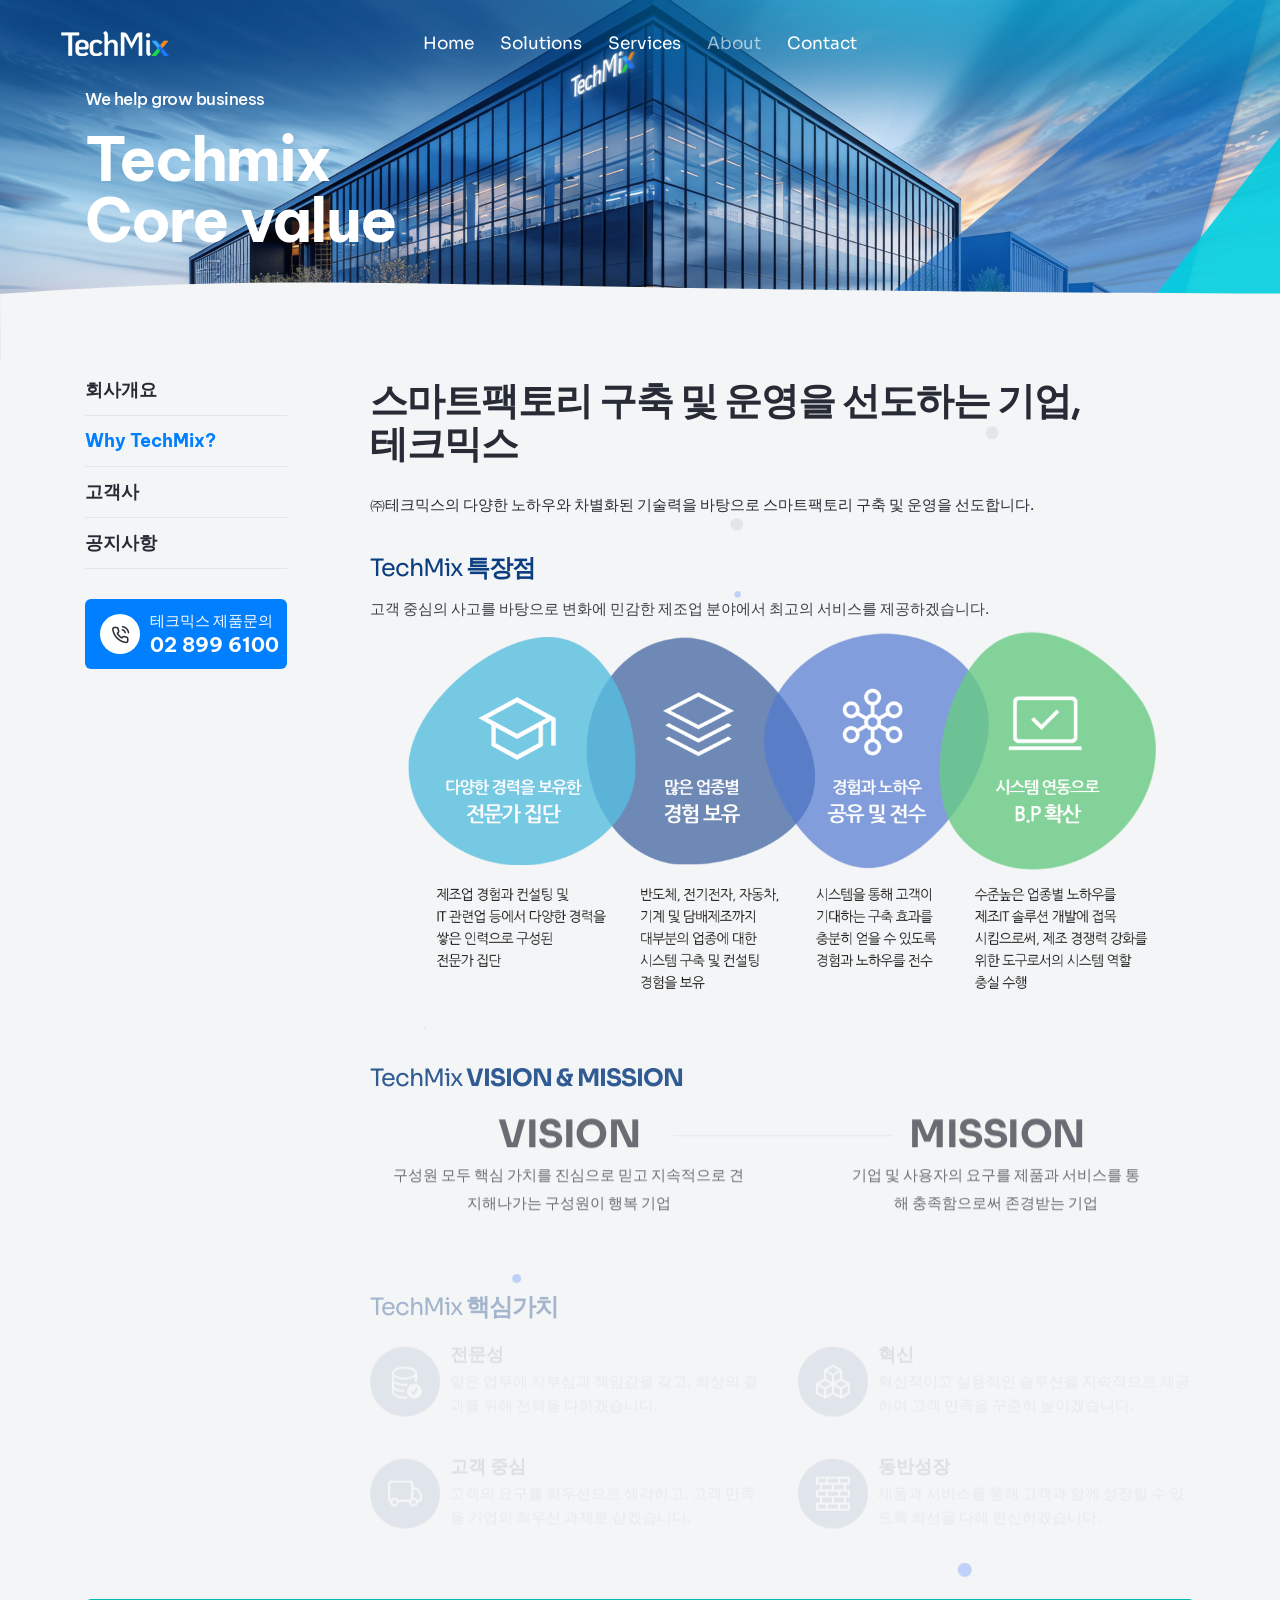
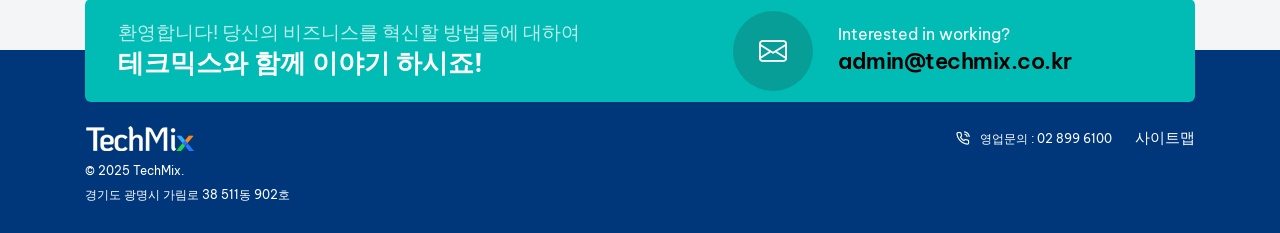
<file: about/why.html>
﻿<!doctype html>
<html class="no-js" lang="en">
    <head>
        <title>테크믹스 TechMix</title>
        <meta charset="utf-8">
        <meta http-equiv="X-UA-Compatible" content="IE=edge" />
        <meta name="author" content="테크믹스">
        <meta name="viewport" content="width=device-width,initial-scale=1.0" />
        <meta name="google-site-verification" content="LbxBjCWePerbiltFSG-Yi7Rg-KFTv3bO7X3UViPPkB0" />
        <meta name="naver-site-verification" content="22c898dd7f7201aa998e720ad3671b93d77de8cb" />
        <link rel="canonical" href="https://www.techmix.co.kr/" />
        <meta name="robots" content="index,follow" />
        <meta name="subject" content="테크믹스" />
        <meta name="title" content="테크믹스" />
        <meta name="author" content="테크믹스">
        <meta name="description" content="MES/POP, WMS, LIMS 솔루션 제공, 스마트 공장 컨설팅, 개발, 운영 서비 지원, 생산관리 솔루션 전문기업 테크믹스."/>
        <meta name="keywords" content="테크믹스, MES, WMS, LIMS, monitoring, board, 스마트공장, 스마트 인더스트리, 생산관리" />

        <meta property="og:type" content="website" />
        <meta property="og:rich_attachment" content="true" />
        <meta property="og:site_name" content="테크믹스" />
        <meta property="og:title" content="테크믹스" />
        <meta property="og:description" content="MES/POP, WMS, LIMS 솔루션 제공, 스마트 공장 컨설팅, 개발, 운영 서비 지원, 생산관리 솔루션 전문기업 테크믹스." />
        <meta property="og:image" content="https://www.techmix.co.kr/images/main-concept-mes.png" />
        <meta property="og:url" content="https://www.techmix.co.kr/" />

        <meta name="twitter:card" content="summary_large_image">
        <meta name="twitter:title" content="테크믹스" />
        <meta name="twitter:description" content="MES/POP, WMS, LIMS 솔루션 제공, 스마트 공장 컨설팅, 개발, 운영 서비 지원, 생산관리 솔루션 전문기업 테크믹스." />
        <meta name="twitter:image" content="https://www.techmix.co.kr/images/main-concept-mes.png" />
            
        <meta itemprop="name" content="테크믹스" />
        <meta itemprop="description" content="MES/POP, WMS, LIMS 솔루션 제공, 스마트 공장 컨설팅, 개발, 운영 서비 지원, 생산관리 솔루션 전문기업 테크믹스." />
        <meta itemprop="image" content="https://www.techmix.co.kr/images/main-concept-mes.png" />
        <!-- favicon icon -->
        <link rel="shortcut icon" href="../images/favicon.png">
        <link rel="apple-touch-icon" href="../images/apple-touch-icon-57x57.png">
        <link rel="apple-touch-icon" sizes="72x72" href="../images/apple-touch-icon-72x72.png">
        <link rel="apple-touch-icon" sizes="114x114" href="../images/apple-touch-icon-114x114.png">
        <!-- google fonts preconnect -->
        <link rel="preconnect" href="https://fonts.googleapis.com" crossorigin>
        <link rel="preconnect" href="https://fonts.gstatic.com" crossorigin>
        <!-- style sheets and font icons -->
        <link rel="stylesheet" href="../css/vendors.min.css"/>
        <link rel="stylesheet" href="../css/icon.min.css"/>
        <link rel="stylesheet" href="../css/style.css"/>
        <link rel="stylesheet" href="../css/responsive.css"/>
        <link rel="stylesheet" href="../css/business.css" />
        <link rel="stylesheet" href="../css/techmix.css" />
    </head>
    <body data-mobile-nav-style="classic" class="primary-bg-color">  
        <!-- start header -->
        <header> 
            <!-- start navigation -->
            <nav class="navbar navbar-expand-lg header-transparent bg-transparent header-reverse" data-header-hover="light">
                <div class="container-fluid">
                    <div class="col-auto col-xxl-3 col-lg-2 me-lg-0 me-auto">
                        <a class="navbar-brand" href="../index.html">
                            <img src="../images/demo-business-logo-white.png" data-at2x="../images/demo-business-logo-white@2x.png" alt="" class="default-logo">
                            <img src="../images/demo-business-logo-black.png" data-at2x="../images/demo-business-logo-black@2x.png" alt="" class="alt-logo">
                            <img src="../images/demo-business-logo-black.png" data-at2x="../images/demo-business-logo-black@2x.png" alt="" class="mobile-logo"> 
                        </a>
                    </div>
                    <div class="col-auto menu-order position-static">
                        <button class="navbar-toggler float-start" type="button" data-bs-toggle="collapse" data-bs-target="#navbarNav" aria-controls="navbarNav" aria-label="Toggle navigation">
                            <span class="navbar-toggler-line"></span>
                            <span class="navbar-toggler-line"></span>
                            <span class="navbar-toggler-line"></span>
                            <span class="navbar-toggler-line"></span>
                        </button>
                        <div class="collapse navbar-collapse" id="navbarNav"> 
                            <ul class="navbar-nav alt-font"> 
                                <li class="nav-item"><a href="../index.html" class="nav-link">Home</a></li>
                                <li class="nav-item dropdown dropdown-with-icon-style02">
                                    <a href="../solutions/anymes.html" class="nav-link">Solutions</a>
                                    <i class="fa-solid fa-angle-down dropdown-toggle" id="navbarDropdownMenuLink" role="button" data-bs-toggle="dropdown" aria-expanded="false"></i>
                                    <ul class="dropdown-menu" aria-labelledby="navbarDropdownMenuLink"> 
                                        <li><a href="../solutions/anymes.html"><i class="bi bi-laptop"></i>AnyMES</a></li>
                                        <li><a href="../solutions/anywms.html"><i class="bi bi-laptop"></i>AnyWMS</a></li>
                                        <li><a href="../solutions/anylims.html"><i class="bi bi-laptop"></i>AnyLIMS</a></li>
                                        <li><a href="../solutions/anyboard.html"><i class="bi bi-laptop"></i>AnyBoard</a></li>
                                        <li><a href="../solutions/anyq3.html"><i class="bi bi-laptop"></i>AnyQIII</a></li>
                                    </ul>
                                </li>
                                <li class="nav-item dropdown dropdown-with-icon-style02">
                                    <a href="../services/bizarea.html" class="nav-link">Services</a>
                                    <i class="fa-solid fa-angle-down dropdown-toggle" id="navbarDropdownMenuLink" role="button" data-bs-toggle="dropdown" aria-expanded="false"></i>
                                    <ul class="dropdown-menu" aria-labelledby="navbarDropdownMenuLink"> 
                                        <li><a href="../services/bizarea.html"><i class="bi bi-boxes"></i>사업분야</a></li>
                                        <li><a href="../services/biztrack.html"><i class="bi bi-boxes"></i>사업실적</a></li>
                                    </ul>
                                </li>
                                <li class="nav-item dropdown dropdown-with-icon-style02">
                                    <a href="about.html" class="nav-link">About</a>
                                    <i class="fa-solid fa-angle-down dropdown-toggle" id="navbarDropdownMenuLink" role="button" data-bs-toggle="dropdown" aria-expanded="false"></i>
                                    <ul class="dropdown-menu" aria-labelledby="navbarDropdownMenuLink"> 
                                        <li><a href="about.html"><i class="bi bi-buildings"></i>회사개요</a></li>
                                        <li><a href="why.html"><i class="bi bi-buildings"></i>Why TechMix?</a></li>
                                        <li><a href="clients.html"><i class="bi bi-buildings"></i>고객사</a></li>
                                        <li><a href="notice.html"><i class="bi bi-buildings"></i>공지사항</a></li>
                                    </ul>
                                </li>
                                <li class="nav-item"><a href="../contact/contact.html" class="nav-link">Contact</a></li>
                            </ul>
                        </div>
                    </div>
                    <div class="col-auto col-xxl-3 col-lg-2 text-end d-none d-sm-flex">
                        <div class="header-icon">
                            <div class="d-none d-xxl-inline-block me-25px xxl-me-10px">
                                <div class="alt-font fs-15 xl-fs-13 widget-text fw-500">
                                    
                                    <a href="tel:1800222000" class="widget-text text-white-hover"><i class="bi bi-star me-10px"></i>즐겨찾기</a>
                                </div>
                            </div>
                        </div>  
                    </div>
                </div>
            </nav>
            <!-- end navigation -->
        </header>
        <!-- end header --> 

        <!-- start page title begin -->
        <section class="cover-background page-title-big-typography ipad-top-space-margin xs-py-0" style="background-image: url('../images/sub-concept-about.png')" data-anime='{ "opacity": [0, 1], "easing": "easeOutQuad" }'>
            <div class="shape-image-animation bottom-0 p-0 w-100 d-none d-md-block"> 
                <svg xmlns="http://www.w3.org/2000/svg" widht="3000" height="300" viewBox="0 180 2500 200" fill="#F4F5F6"> 
                <path class="st1" d="M 0 250 C 1200 400 1200 50 3000 250 L 3000 550 L 0 550 L 0 250">
                <animate
                    attributeName="d"
                    dur="5s"
                    values="M 0 250 C 1200 400 1200 50 3000 250 L 3000 550 L 0 550 L 0 250;
                            M 0 250 C 400 50 400 400 3000 250 L 3000 550 L 0 550 L 0 250;
                            M 0 250 C 1200 400 1200 50 3000 250 L 3000 550 L 0 550 L 0 250"
                    repeatCount="indefinite"
                    />
                </path>
                </svg>
            </div>
            <div class="container">
                <div class="row align-items-center extra-small-screen">
                    <div class="col-9 col-lg-5 col-sm-6 position-relative page-title-extra-small" data-anime='{ "el": "childs", "opacity": [0, 1], "translateX": [-50, 0], "duration": 800, "delay": 0, "staggervalue": 150, "easing": "easeOutQuad" }'>
                        <h1 class="mb-20px text-white fw-500 ls-minus-05px">We help grow business</h1>
                        <h2 class=" fw-700 text-white mb-0 ls-minus-2px">Techmix</br> Core value</h2>
                    </div>
                </div>
            </div>
        </section>
        <!-- end page title end --> 

        <!-- start section 내용 -->  
        <section class="overlap-height position-relative">
            <div class="container overlap-gap-section">
                <div class="row">
                    <div class="col-lg-3 pe-6 order-2 order-lg-1 lg-pe-4 md-pe-15px" data-anime='{ "el": "childs", "translateY": [50, 0], "opacity": [0,1], "duration": 1200, "delay": 0, "staggervalue": 150, "easing": "easeOutQuad" }'>
                        <div class="position-sticky top-80px lg-top-40px">
                            <div class="mb-30px">
                                <ul class="p-0 m-0 list-style-02 fs-18 fw-500">
                                    <li class="pb-15px mb-15px border-bottom border-color-extra-medium-gray">
                                        <a href="about.html" class="text-dark-gray text-base-color-hover fw-700 lh-20">회사개요</a>
                                    </li>
                                    <li class="pb-15px mb-15px border-bottom border-color-extra-medium-gray">
                                        <a href="why.html" class="text-base-color text-base-color-hover fw-700 lh-20">Why TechMix?</a>
                                    </li>
                                    <li class="pb-15px mb-15px border-bottom border-color-extra-medium-gray">
                                        <a href="clients.html" class="text-dark-gray text-base-color-hover fw-700 lh-20">고객사</a>
                                    </li>
                                    <li class="pb-15px mb-15px border-bottom border-color-extra-medium-gray">
                                        <a href="notice.html" class="text-dark-gray text-base-color-hover fw-700 lh-20">공지사항</a>
                                    </li>
                                </ul>
                            </div>
                            <div class="bg-base-color border-radius-6px ps-15px pb-10px pt-10px lg-ps-10px mb-10px">
                                <div class="feature-box feature-box-left-icon-middle">
                                    <div class="feature-box-icon feature-box-icon-rounded w-40px h-40px me-10px lg-me-10px rounded-circle bg-white">
                                        <i class="feather icon-feather-phone-call icon-small text-dark-gray"></i>
                                    </div>
                                    <div class="feature-box-content last-paragraph-no-margin text-white lh-24">
                                        <span class="d-block">테크믹스 제품문의</span>
                                        <a href="tel:028996100" class="text-dark-gray fs-20 fw-700">02 899 6100</a>
                                    </div>
                                </div>
                            </div>
                        </div>
                    </div>
                    <div class="col-lg-9 order-1 order-lg-2 md-mb-50px" data-anime='{ "el": "childs", "translateY": [50, 0], "opacity": [0,1], "duration": 1200, "delay": 0, "staggervalue": 150, "easing": "easeOutQuad" }'>
                        <!-- description begin-->
                        <h4 class="alt-font fw-600 text-dark-gray ls-minus-1px shadow-none" data-shadow-animation="true" data-animation-delay="1500">스마트팩토리 구축 및 운영을 선도하는 기업,</br>
                            <span class="text-highlight fw-800">테크믹스<span class="bg-gradient-emerald-blue-emerald-green h-8px bottom-10px opacity-6 separator-animation"></span></span></h4>
                        <p class="mb-35px sm-mb-25px text-dark-gray">㈜테크믹스의 다양한 노하우와 차별화된 기술력을 바탕으로 스마트팩토리 구축 및 운영을 선도합니다.</p> 
                        <h6 class="alt-font text-medium-slate-blue ls-minus-1px shadow-none mb-10px" data-shadow-animation="true" data-animation-delay="1500">
                            TechMix <span class="text-highlight fw-700">특장점<span class="bg-gradient-emerald-blue-emerald-green h-7px bottom-5px opacity-6 separator-animation"></span></span>
                        </h6>
                        <p class="mb-60px sm-mb-25px text-dark-gray">고객 중심의 사고를 바탕으로 변화에 민감한 제조업 분야에서 최고의 서비스를 제공하겠습니다.</br><img src="../images/why.png"/></p> 
                        
                        <!-- 스마트팩토리 솔루션 begin -->
                        <h6 class="alt-font text-medium-slate-blue ls-minus-1px shadow-none mb-15px" data-shadow-animation="true" data-animation-delay="1500">
                            TechMix <span class="text-highlight fw-700">VISION & MISSION<span class="bg-gradient-emerald-blue-emerald-green h-7px bottom-5px opacity-6 separator-animation"></span></span>
                        </h6>
                        <div class="row row-cols-1 row-cols-lg-2 row-cols-md-2 mb-60px">
                            <!-- start process step item -->
                            <div class="col process-step-style-04 text-center last-paragraph-no-margin hover-box md-mb-50px">
                                <div class="process-step-icon-box position-relative mb-5px">
                                    <span class="progress-step-separator bg-dark-gray opacity-1 w-55 separator-line-1px"></span>
                                    <h4 class="number d-inline-block fw-700 alt-font text-dark-gray ls-minus-2 px mb-0">VISION</h4>
                                </div>
                                <p class="d-inline-block w-90 lg-w-100 md-w-90 text-dark-gray">구성원 모두 핵심 가치를 진심으로 믿고 지속적으로 견지해나가는 구성원이 행복 기업</p>
                            </div>
                            <!-- end process step item -->
                            <!-- start process step item -->
                            <div class="col process-step-style-04 text-center last-paragraph-no-margin hover-box md-mb-50px">
                                <div class="process-step-icon-box position-relative mb-5px">
                                    <span class="bg-dark-gray opacity-1 w-55 separator-line-1px"></span>
                                    <h4 class="number d-inline-block fw-700 alt-font text-dark-gray ls-minus-2 px mb-0">MISSION</h4>
                                </div>
                                <p class="d-inline-block w-75 lg-w-100 md-w-80 text-dark-gray">기업 및 사용자의 요구를 제품과 서비스를 통해 충족함으로써 존경받는 기업</p>
                            </div>
                            <!-- end process step item -->
                        </div> 
                        <!-- 스마트팩토리 솔루션 end -->
                        <div id="particles-01" data-particle="true" data-particle-options='{"particles": {"number": {"value": 5,"density": {"enable": true,"value_area": 1000}},"color":{"value":["#b7b9be", "#296bfd"]},"shape": {"type": "circle","stroke":{"width":0,"color":"#000000"}},"opacity": {"value": 0.5,"random": false,"anim": {"enable": false,"speed": 1,"sync": false}},"size": {"value": 8,"random": true,"anim": {"enable": false,"sync": true}},"move": {"enable": true,"speed":2,"direction": "right","random": false,"straight": false}},"interactivity": {"detect_on": "canvas","events": {"onhover": {"enable": false,"mode": "repulse"},"onclick": {"enable": false,"mode": "push"},"resize": true}},"retina_detect": false}' class="position-absolute h-100 top-0 left-0 z-index-minus-1"></div>
                        <!-- 제품 특장점 begin -->
                        <h6 class="alt-font text-medium-slate-blue ls-minus-1px shadow-none mt-40px mb-10px" data-shadow-animation="true" data-animation-delay="1500">
                            TechMix <span class="text-highlight fw-700">핵심가치<span class="bg-gradient-emerald-blue-emerald-green h-7px bottom-5px opacity-6 separator-animation"></span></span>
                        </h6>
                        <div class="row row-cols-1 row-cols-xl-2 row-cols-lg-2 row-cols-md-2 justify-content-center">                  
                            <!-- start features box item -->
                            <div class="col icon-with-text-style-08 lg-mb-30px sm-mb-20px mb-30px">
                                <div class="feature-box feature-box-left-icon-middle">
                                    <div class="feature-box-icon hover-box dark-hover feature-box-icon-rounded w-70px h-70px rounded-circle bg-medium-slate-blue opacity-medium">
                                        <i class="bi bi-database-check icon-medium text-white"></i>
                                        <div class="feature-box-icon-hover bg-dark-gray rounded-circle"></div>
                                    </div>
                                    <div class="feature-box-content last-paragraph-no-margin">
                                        <span class="d-inline-block fs-18 fw-600 text-dark-gray">전문성</span>
                                        <p class="fs-15 lh-24 mb-5px">맡은 업무에 자부심과 책임감을 갖고, 최상의 결과를 위해 전력을 다하겠습니다.</p>
                                    </div>
                                </div>
                            </div>
                            <!-- end features box item -->
                            <!-- start features box item -->
                            <div class="col icon-with-text-style-08 lg-mb-30px sm-mb-20px mb-30px">
                                <div class="feature-box feature-box-left-icon-middle">
                                    <div class="feature-box-icon hover-box dark-hover feature-box-icon-rounded w-70px h-70px rounded-circle bg-medium-slate-blue opacity-medium">
                                        <i class="bi bi-boxes icon-medium text-white"></i>
                                        <div class="feature-box-icon-hover bg-dark-gray rounded-circle"></div>
                                    </div>
                                    <div class="feature-box-content last-paragraph-no-margin">
                                        <span class="d-inline-block fs-18 fw-600 text-dark-gray">혁신</span>
                                        <p class="fs-15 lh-24 mb-5px">혁신적이고 실용적인 솔루션을 지속적으로 제공하여 고객 만족을 꾸준히 높이겠습니다.</p>
                                    </div>
                                </div>
                            </div>
                            <!-- end features box item -->

                            <!-- start features box item -->
                            <div class="col icon-with-text-style-08 lg-mb-30px sm-mb-20px mb-30px">
                                <div class="feature-box feature-box-left-icon-middle">
                                    <div class="feature-box-icon hover-box dark-hover feature-box-icon-rounded w-70px h-70px rounded-circle bg-medium-slate-blue opacity-medium">
                                        <i class="bi bi-truck icon-medium text-white"></i>
                                        <div class="feature-box-icon-hover bg-dark-gray rounded-circle"></div>
                                    </div>
                                    <div class="feature-box-content last-paragraph-no-margin">
                                        <span class="d-inline-block fs-18 fw-600 text-dark-gray">고객 중심</span>
                                        <p class="fs-15 lh-24 mb-5px">고객의 요구를 최우선으로 생각하고, 고객 만족을 기업의 최우선 과제로 삼겠습니다.</p>
                                    </div>
                                </div>
                            </div>
                            <!-- end features box item -->
                            <!-- start features box item -->
                            <div class="col icon-with-text-style-08 lg-mb-30px sm-mb-20px mb-30px">
                                <div class="feature-box feature-box-left-icon-middle">
                                    <div class="feature-box-icon hover-box dark-hover feature-box-icon-rounded w-70px h-70px rounded-circle bg-medium-slate-blue opacity-medium">
                                        <i class="bi bi-bricks icon-medium text-white"></i>
                                        <div class="feature-box-icon-hover bg-dark-gray rounded-circle"></div>
                                    </div>
                                    <div class="feature-box-content last-paragraph-no-margin">
                                        <span class="d-inline-block fs-18 fw-600 text-dark-gray">동반성장</span>
                                        <p class="fs-15 lh-24 mb-5px">제품과 서비스를 통해 고객과 함께 성장할 수 있도록 최선을 다해 헌신하겠습니다.</p>
                                    </div>
                                </div>
                            </div>
                            <!-- end features box item -->
                        </div>
                        <!-- 제품 특장점 end -->
                    </div>
                </div>
            </div>
        </section>
        <!-- end section 내용 -->

        <!-- start footer -->
        <footer class="pt-2 pb-2 sm-pt-20px sm-pb-25px footer-dark bg-medium-slate-blue mt-3"> 
            <div class="container overlap-section">
                <div class="row g-0 justify-content-center align-items-center secondary-bg-focus-color border-radius-6px ps-3 pe-2 pt-1 pb-1 lg-p-15px sm-p-10px mb-2">
                    <div class="col-lg-6 col-md-9 text-center text-lg-start md-mb-20px">
                        <span class="text-white fs-19 lh-24 mb-5px d-block fw-400 opacity75">환영합니다! 당신의 비즈니스를 혁신할 방법들에 대하여</span>
                        <span class="text-white fs-26 lh-28 mb-5px d-block fw-700">테크믹스와 함께 이야기 하시죠!</span>
                    </div>
                    <div class="col-auto col-lg-5 icon-with-text-style-08 offset-lg-1">
                        <div class="feature-box feature-box-left-icon-middle overflow-hidden">
                            <div class="feature-box-icon feature-box-icon-rounded w-80px h-80px rounded-circle bg-dark-gray-transparent-light me-25px lg-me-20px">
                                <i class="bi bi-envelope icon-very-medium text-white"></i>
                            </div>
                            <div class="feature-box-content last-paragraph-no-margin">
                                <span class="text-white fs-16 lh-20 mb-5px d-block">Interested in working?</span>
                                <h6 class="d-inline-block fw-600 mb-0 fs-22"><a href="mailto:admin@techmix.co.kr" class="text-black text-white-hover">admin@techmix.co.kr</a></h6> 
                            </div>
                        </div>
                    </div>
                </div>
            </div>
            <div class="container">
                <div class="row">
                    <!-- start footer left column -->
                    <div class="col-lg-6 col-sm-6 last-paragraph-no-margin order-5 order-sm-4 order-lg-1 text-center text-sm-start">
                        <a href="../index.html" class="footer-logo mb-10px d-block d-lg-inline-block"><img src="../images/demo-business-logo-white.png" data-at2x="/images/demo-business-logo-white@2x.png" alt=""></a>
                        <p class="lh-18 fs-12 text-white mb-0px">&COPY;  2025 TechMix.</p>
                        <p class="w-90 sm-w-100 d-inline-block mb-0px fs-12 lh-18 text-white">경기도 광명시 가림로 38 511동 902호</p>
                    </div>
                    <!-- end footer left column -->
                    <!-- start footer right column -->
                    <div class="col-lg-6 col-sm-6 md-mb-20px sm-mb-5px order-2 order-lg-3 text-end">
                        <i class="feather icon-feather-phone-call icon-very-small text-white me-10px"></i><a href="tel:28996100" class="text-white fs-12 lh-22 me-20px">영업문의 : 02 899 6100</a>
                        <a href="../sitemap.html"><span class="alt-font d-inline-block text-white mb-0px">사이트맵</span></a>
                    </div>
                    <!-- end footer right column -->
                </div>
            </div> 
        </footer>
        <!-- end footer -->
         <!-- start scroll progress -->
        <div class="scroll-progress d-none d-xxl-block">
          <a href="#" class="scroll-top" aria-label="scroll">
            <span class="scroll-text">Scroll</span><span class="scroll-line"><span class="scroll-point"></span></span>
          </a>
        </div>
        <!-- end scroll progress -->
        <!-- javascript libraries -->
        <script type="text/javascript" src="../js/jquery.js"></script>
        <script type="text/javascript" src="../js/vendors.min.js"></script>
        <script type="text/javascript" src="../js/main.js"></script>
    </body>
</html>
</file>
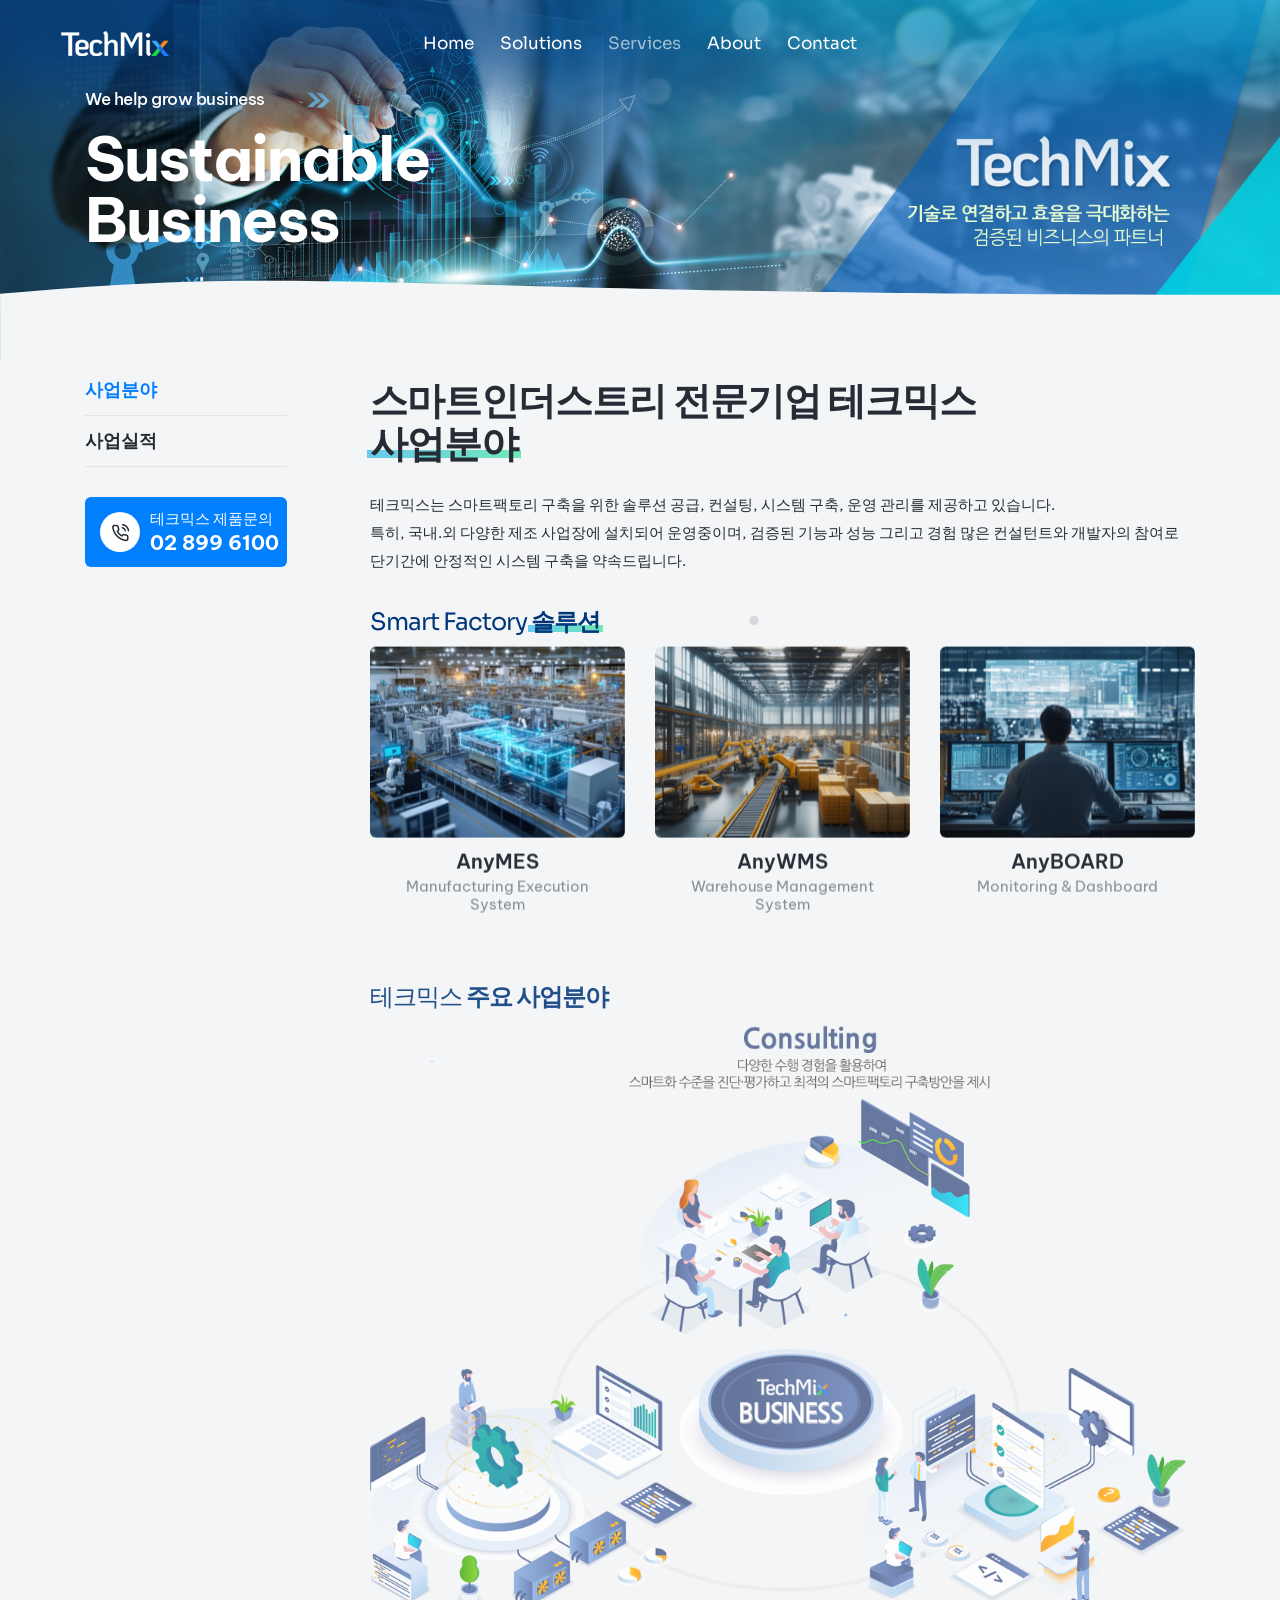
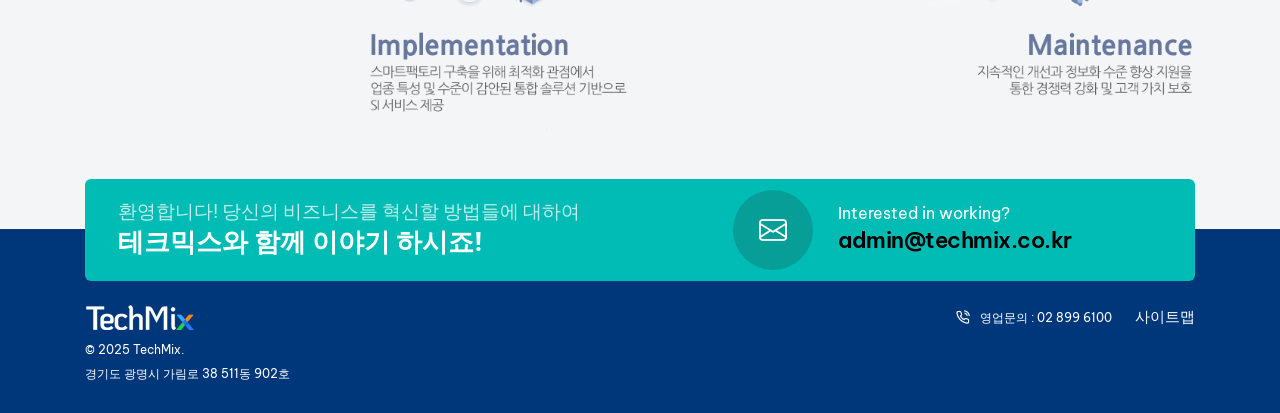
<file: services/bizarea.html>
﻿<!doctype html>
<html class="no-js" lang="en">
    <head>
        <title>테크믹스 TechMix</title>
        <meta charset="utf-8">
        <meta http-equiv="X-UA-Compatible" content="IE=edge" />
        <meta name="author" content="테크믹스">
        <meta name="viewport" content="width=device-width,initial-scale=1.0" />
        <meta name="google-site-verification" content="LbxBjCWePerbiltFSG-Yi7Rg-KFTv3bO7X3UViPPkB0" />
        <meta name="naver-site-verification" content="22c898dd7f7201aa998e720ad3671b93d77de8cb" />
        <link rel="canonical" href="https://www.techmix.co.kr/" />
        <meta name="robots" content="index,follow" />
        <meta name="subject" content="테크믹스" />
        <meta name="title" content="테크믹스" />
        <meta name="author" content="테크믹스">
        <meta name="description" content="MES/POP, WMS, LIMS 솔루션 제공, 스마트 공장 컨설팅, 개발, 운영 서비 지원, 생산관리 솔루션 전문기업 테크믹스."/>
        <meta name="keywords" content="테크믹스, MES, WMS, LIMS, monitoring, board, 스마트공장, 스마트 인더스트리, 생산관리" />

        <meta property="og:type" content="website" />
        <meta property="og:rich_attachment" content="true" />
        <meta property="og:site_name" content="테크믹스" />
        <meta property="og:title" content="테크믹스" />
        <meta property="og:description" content="MES/POP, WMS, LIMS 솔루션 제공, 스마트 공장 컨설팅, 개발, 운영 서비 지원, 생산관리 솔루션 전문기업 테크믹스." />
        <meta property="og:image" content="https://www.techmix.co.kr/images/main-concept-mes.png" />
        <meta property="og:url" content="https://www.techmix.co.kr/" />

        <meta name="twitter:card" content="summary_large_image">
        <meta name="twitter:title" content="테크믹스" />
        <meta name="twitter:description" content="MES/POP, WMS, LIMS 솔루션 제공, 스마트 공장 컨설팅, 개발, 운영 서비 지원, 생산관리 솔루션 전문기업 테크믹스." />
        <meta name="twitter:image" content="https://www.techmix.co.kr/images/main-concept-mes.png" />
            
        <meta itemprop="name" content="테크믹스" />
        <meta itemprop="description" content="MES/POP, WMS, LIMS 솔루션 제공, 스마트 공장 컨설팅, 개발, 운영 서비 지원, 생산관리 솔루션 전문기업 테크믹스." />
        <meta itemprop="image" content="https://www.techmix.co.kr/images/main-concept-mes.png" />
        <!-- favicon icon -->
        <link rel="shortcut icon" href="../images/favicon.png">
        <link rel="apple-touch-icon" href="../images/apple-touch-icon-57x57.png">
        <link rel="apple-touch-icon" sizes="72x72" href="../images/apple-touch-icon-72x72.png">
        <link rel="apple-touch-icon" sizes="114x114" href="../images/apple-touch-icon-114x114.png">
        <!-- google fonts preconnect -->
        <link rel="preconnect" href="https://fonts.googleapis.com" crossorigin>
        <link rel="preconnect" href="https://fonts.gstatic.com" crossorigin>
        <!-- style sheets and font icons -->
        <link rel="stylesheet" href="../css/vendors.min.css"/>
        <link rel="stylesheet" href="../css/icon.min.css"/>
        <link rel="stylesheet" href="../css/style.css"/>
        <link rel="stylesheet" href="../css/responsive.css"/>
        <link rel="stylesheet" href="../css/business.css" />
        <link rel="stylesheet" href="../css/techmix.css" />
    </head>
    <body data-mobile-nav-style="classic" class="primary-bg-color">  
        <!-- start header -->
        <header> 
            <!-- start navigation -->
            <nav class="navbar navbar-expand-lg header-transparent bg-transparent header-reverse" data-header-hover="light">
                <div class="container-fluid">
                    <div class="col-auto col-xxl-3 col-lg-2 me-lg-0 me-auto">
                        <a class="navbar-brand" href="../index.html">
                            <img src="../images/demo-business-logo-white.png" data-at2x="../images/demo-business-logo-white@2x.png" alt="" class="default-logo">
                            <img src="../images/demo-business-logo-black.png" data-at2x="../images/demo-business-logo-black@2x.png" alt="" class="alt-logo">
                            <img src="../images/demo-business-logo-black.png" data-at2x="../images/demo-business-logo-black@2x.png" alt="" class="mobile-logo"> 
                        </a>
                    </div>
                    <div class="col-auto menu-order position-static">
                        <button class="navbar-toggler float-start" type="button" data-bs-toggle="collapse" data-bs-target="#navbarNav" aria-controls="navbarNav" aria-label="Toggle navigation">
                            <span class="navbar-toggler-line"></span>
                            <span class="navbar-toggler-line"></span>
                            <span class="navbar-toggler-line"></span>
                            <span class="navbar-toggler-line"></span>
                        </button>
                        <div class="collapse navbar-collapse" id="navbarNav"> 
                            <ul class="navbar-nav alt-font"> 
                                <li class="nav-item"><a href="../index.html" class="nav-link">Home</a></li>
                                <li class="nav-item dropdown dropdown-with-icon-style02">
                                    <a href="../solutions/anymes.html" class="nav-link">Solutions</a>
                                    <i class="fa-solid fa-angle-down dropdown-toggle" id="navbarDropdownMenuLink" role="button" data-bs-toggle="dropdown" aria-expanded="false"></i>
                                    <ul class="dropdown-menu" aria-labelledby="navbarDropdownMenuLink"> 
                                        <li><a href="../solutions/anymes.html"><i class="bi bi-laptop"></i>AnyMES</a></li>
                                        <li><a href="../solutions/anywms.html"><i class="bi bi-laptop"></i>AnyWMS</a></li>
                                        <li><a href="../solutions/anylims.html"><i class="bi bi-laptop"></i>AnyLIMS</a></li>
                                        <li><a href="../solutions/anyboard.html"><i class="bi bi-laptop"></i>AnyBoard</a></li>
                                        <li><a href="../solutions/anyq3.html"><i class="bi bi-laptop"></i>AnyQIII</a></li>
                                    </ul>
                                </li>
                                <li class="nav-item dropdown dropdown-with-icon-style02">
                                    <a href="bizarea.html" class="nav-link">Services</a>
                                    <i class="fa-solid fa-angle-down dropdown-toggle" id="navbarDropdownMenuLink" role="button" data-bs-toggle="dropdown" aria-expanded="false"></i>
                                    <ul class="dropdown-menu" aria-labelledby="navbarDropdownMenuLink"> 
                                        <li><a href="bizarea.html"><i class="bi bi-boxes"></i>사업분야</a></li>
                                        <li><a href="biztrack.html"><i class="bi bi-boxes"></i>사업실적</a></li>
                                    </ul>
                                </li>
                                <li class="nav-item dropdown dropdown-with-icon-style02">
                                    <a href="../about/about.html" class="nav-link">About</a>
                                    <i class="fa-solid fa-angle-down dropdown-toggle" id="navbarDropdownMenuLink" role="button" data-bs-toggle="dropdown" aria-expanded="false"></i>
                                    <ul class="dropdown-menu" aria-labelledby="navbarDropdownMenuLink"> 
                                        <li><a href="../about/about.html"><i class="bi bi-buildings"></i>회사개요</a></li>
                                        <li><a href="../about/why.html"><i class="bi bi-buildings"></i>Why TechMix?</a></li>
                                        <li><a href="../about/clients.html"><i class="bi bi-buildings"></i>고객사</a></li>
                                        <li><a href="../about/notice.html"><i class="bi bi-buildings"></i>공지사항</a></li>
                                    </ul>
                                </li>
                                <li class="nav-item"><a href="../contact/contact.html" class="nav-link">Contact</a></li>
                            </ul>
                        </div>
                    </div>
                    <div class="col-auto col-xxl-3 col-lg-2 text-end d-none d-sm-flex">
                        <div class="header-icon">
                            <div class="d-none d-xxl-inline-block me-25px xxl-me-10px">
                                <div class="alt-font fs-15 xl-fs-13 widget-text fw-500">
                                    
                                    <a href="tel:1800222000" class="widget-text text-white-hover"><i class="bi bi-star me-10px"></i>즐겨찾기</a>
                                </div>
                            </div>
                        </div>  
                    </div>
                </div>
            </nav>
            <!-- end navigation -->
        </header>
        <!-- end header --> 

        <!-- start page title begin -->
        <section class="cover-background page-title-big-typography ipad-top-space-margin xs-py-0" style="background-image: url('../images/sub-concept-services.png')" data-anime='{ "opacity": [0, 1], "easing": "easeOutQuad" }'>
            <div class="shape-image-animation bottom-0 p-0 w-100 d-none d-md-block"> 
                <svg xmlns="http://www.w3.org/2000/svg" widht="3000" height="300" viewBox="0 180 2500 200" fill="#F4F5F6"> 
                <path class="st1" d="M 0 250 C 1200 400 1200 50 3000 250 L 3000 550 L 0 550 L 0 250">
                <animate
                    attributeName="d"
                    dur="5s"
                    values="M 0 250 C 1200 400 1200 50 3000 250 L 3000 550 L 0 550 L 0 250;
                            M 0 250 C 400 50 400 400 3000 250 L 3000 550 L 0 550 L 0 250;
                            M 0 250 C 1200 400 1200 50 3000 250 L 3000 550 L 0 550 L 0 250"
                    repeatCount="indefinite"
                    />
                </path>
                </svg>
            </div>
            <div class="container">
                <div class="row align-items-center extra-small-screen">
                    <div class="col-9 col-lg-5 col-sm-6 position-relative page-title-extra-small" data-anime='{ "el": "childs", "opacity": [0, 1], "translateX": [-50, 0], "duration": 800, "delay": 0, "staggervalue": 150, "easing": "easeOutQuad" }'>
                        <h1 class="mb-20px text-white fw-500 ls-minus-05px">We help grow business</h1>
                        <h2 class=" fw-700 text-white mb-0 ls-minus-2px">Sustainable Business</h2>
                    </div>
                </div>
            </div>
        </section>
        <!-- end page title end --> 

        <!-- start section 내용 -->  
        <section class="overlap-height position-relative">
            <div class="container overlap-gap-section">
                <div class="row">
                    <div class="col-lg-3 pe-6 order-2 order-lg-1 lg-pe-4 md-pe-15px" data-anime='{ "el": "childs", "translateY": [50, 0], "opacity": [0,1], "duration": 1200, "delay": 0, "staggervalue": 150, "easing": "easeOutQuad" }'>
                        <div class="position-sticky top-80px lg-top-40px">
                            <div class="mb-30px">
                                <ul class="p-0 m-0 list-style-02 fs-18 fw-500">
                                    <li class="pb-15px mb-15px border-bottom border-color-extra-medium-gray">
                                        <a href="bizarea.html" class="text-base-color text-base-color-hover fw-700 lh-20">사업분야</a>
                                    </li>
                                    <li class="pb-15px mb-15px border-bottom border-color-extra-medium-gray">
                                        <a href="biztrack.html" class="text-dark-gray text-base-color-hover fw-700 lh-20">사업실적</a>
                                    </li>
                                </ul>
                            </div>
                            <div class="bg-base-color border-radius-6px ps-15px pb-10px pt-10px lg-ps-10px mb-10px">
                                <div class="feature-box feature-box-left-icon-middle">
                                    <div class="feature-box-icon feature-box-icon-rounded w-40px h-40px me-10px lg-me-10px rounded-circle bg-white">
                                        <i class="feather icon-feather-phone-call icon-small text-dark-gray"></i>
                                    </div>
                                    <div class="feature-box-content last-paragraph-no-margin text-white lh-24">
                                        <span class="d-block">테크믹스 제품문의</span>
                                        <a href="tel:028996100" class="text-dark-gray fs-20 fw-700">02 899 6100</a>
                                    </div>
                                </div>
                            </div>
                        </div>
                    </div>
                    <div class="col-lg-9 order-1 order-lg-2 md-mb-50px" data-anime='{ "el": "childs", "translateY": [50, 0], "opacity": [0,1], "duration": 1200, "delay": 0, "staggervalue": 150, "easing": "easeOutQuad" }'>
                        <!-- description begin-->
                        <h4 class="alt-font fw-600 text-dark-gray ls-minus-1px shadow-none" data-shadow-animation="true" data-animation-delay="1500">스마트인더스트리 전문기업 테크믹스</br>
                            <span class="text-highlight fw-800">사업분야<span class="bg-gradient-emerald-blue-emerald-green h-8px bottom-10px opacity-6 separator-animation"></span></span></h4>
                        <p class="mb-35px sm-mb-25px text-dark-gray">테크믹스는 스마트팩토리 구축을 위한 솔루션 공급, 컨설팅, 시스템 구축, 운영 관리를 제공하고 있습니다.</br>
                            특히, 국내.외 다양한 제조 사업장에 설치되어 운영중이며, 검증된 기능과 성능 그리고 경험 많은 컨설턴트와 개발자의 참여로 단기간에 안정적인 시스템 구축을 약속드립니다.
                        </p> 
                        <!-- 스마트팩토리 솔루션 begin -->
                        <h6 class="alt-font text-medium-slate-blue ls-minus-1px shadow-none mb-10px" data-shadow-animation="true" data-animation-delay="1500">
                            Smart Factory <span class="text-highlight fw-700">솔루션<span class="bg-gradient-emerald-blue-emerald-green h-7px bottom-5px opacity-6 separator-animation"></span></span>
                        </h6>
                        <div class="row row-cols-1 row-cols-lg-3 row-cols-md-2 transition-inner-all justify-content-center" data-anime='{ "el": "childs", "translateY": [20, 0], "opacity": [0,1], "duration": 600, "delay": 300, "staggervalue": 300, "easing": "easeOutQuad" }'>
                            <!-- start fancy text box item -->
                            <div class="col">
                                <div class="services-box-style-01 hover-box">
                                    <div class="position-relative box-image border-radius-6px overflow-hidden">
                                        <a href="../solutions/anymes.html">
                                            <img src="../images/main-solution-mes.png" alt="">
                                            <div class="box-overlay bg-black-transparent-medium"></div>
                                            <span class="d-flex justify-content-center align-items-center mx-auto icon-box absolute-middle-center z-index-1 w-65px h-65px rounded-circle border border-color-transparent-white border-1"><i class="bi bi-arrow-right-short text-white icon-very-medium d-flex"></i></span>
                                        </a>
                                    </div>
                                    <div class="p-25px p-10px last-paragraph-no-margin text-center">
                                        <span class="fs-20 text-dark-gray fw-600">AnyMES</span>
                                        <p class="lh-18">Manufacturing Execution System</p>
                                    </div>
                                </div>
                            </div>
                            <!-- end fancy text box item -->
                            <!-- start fancy text box item -->
                            <div class="col">
                                <div class="services-box-style-01 hover-box">
                                    <div class="position-relative box-image border-radius-6px overflow-hidden">
                                        <a href="../solutions/anywms.html">
                                            <img src="../images/main-solution-wms.png" alt="">
                                            <div class="box-overlay bg-black-transparent-medium"></div>
                                            <span class="d-flex justify-content-center align-items-center mx-auto icon-box absolute-middle-center z-index-1 w-65px h-65px rounded-circle border border-color-transparent-white border-1"><i class="bi bi-arrow-right-short text-white icon-very-medium d-flex"></i></span>
                                        </a>
                                    </div>
                                    <div class="p-25px p-10px last-paragraph-no-margin text-center">
                                        <span class="fs-20 text-dark-gray fw-600">AnyWMS</span>
                                        <p class="lh-18">Warehouse Management System</p>
                                    </div>
                                </div>
                            </div>
                            <!-- end fancy text box item -->
                            <!-- start fancy text box item -->
                            <div class="col">
                                <div class="services-box-style-01 hover-box">
                                    <div class="position-relative box-image border-radius-6px overflow-hidden">
                                        <a href="../solutions/anyboard.html">
                                            <img src="../images/main-solution-board.png" alt="">
                                            <div class="box-overlay bg-black-transparent-medium"></div>
                                            <span class="d-flex justify-content-center align-items-center mx-auto icon-box absolute-middle-center z-index-1 w-65px h-65px rounded-circle border border-color-transparent-white border-1"><i class="bi bi-arrow-right-short text-white icon-very-medium d-flex"></i></span>
                                        </a>
                                    </div>
                                    <div class="p-25px p-10px last-paragraph-no-margin text-center">
                                        <span class="fs-20 text-dark-gray fw-600">AnyBOARD</span>
                                        <p class="lh-18">Monitoring & Dashboard</p>
                                    </div>
                                </div>
                            </div>
                            <!-- end fancy text box item -->
                        </div> 
                        <!-- 스마트팩토리 솔루션 end -->
                        <div id="particles-01" data-particle="true" data-particle-options='{"particles": {"number": {"value": 5,"density": {"enable": true,"value_area": 1000}},"color":{"value":["#b7b9be", "#296bfd"]},"shape": {"type": "circle","stroke":{"width":0,"color":"#000000"}},"opacity": {"value": 0.5,"random": false,"anim": {"enable": false,"speed": 1,"sync": false}},"size": {"value": 8,"random": true,"anim": {"enable": false,"sync": true}},"move": {"enable": true,"speed":2,"direction": "right","random": false,"straight": false}},"interactivity": {"detect_on": "canvas","events": {"onhover": {"enable": false,"mode": "repulse"},"onclick": {"enable": false,"mode": "push"},"resize": true}},"retina_detect": false}' class="position-absolute h-100 top-0 left-0 z-index-minus-1"></div>
                        <!-- 제품 특장점 begin -->
                        <h6 class="alt-font text-medium-slate-blue ls-minus-1px shadow-none mt-40px mb-10px" data-shadow-animation="true" data-animation-delay="1500">
                            테크믹스 <span class="text-highlight fw-700">주요 사업분야<span class="bg-gradient-emerald-blue-emerald-green h-7px bottom-5px opacity-6 separator-animation"></span></span>
                        </h6>
                        <!-- 제품 특장점 end -->
                        <img src="../images/bizarea.png"/>
                    </div>
                </div>
            </div>
        </section>
        <!-- end section 내용 -->

        <!-- start footer -->
        <footer class="pt-2 pb-2 sm-pt-20px sm-pb-25px footer-dark bg-medium-slate-blue mt-3"> 
            <div class="container overlap-section">
                <div class="row g-0 justify-content-center align-items-center secondary-bg-focus-color border-radius-6px ps-3 pe-2 pt-1 pb-1 lg-p-15px sm-p-10px mb-2">
                    <div class="col-lg-6 col-md-9 text-center text-lg-start md-mb-20px">
                        <span class="text-white fs-19 lh-24 mb-5px d-block fw-400 opacity75">환영합니다! 당신의 비즈니스를 혁신할 방법들에 대하여</span>
                        <span class="text-white fs-26 lh-28 mb-5px d-block fw-700">테크믹스와 함께 이야기 하시죠!</span>
                    </div>
                    <div class="col-auto col-lg-5 icon-with-text-style-08 offset-lg-1">
                        <div class="feature-box feature-box-left-icon-middle overflow-hidden">
                            <div class="feature-box-icon feature-box-icon-rounded w-80px h-80px rounded-circle bg-dark-gray-transparent-light me-25px lg-me-20px">
                                <i class="bi bi-envelope icon-very-medium text-white"></i>
                            </div>
                            <div class="feature-box-content last-paragraph-no-margin">
                                <span class="text-white fs-16 lh-20 mb-5px d-block">Interested in working?</span>
                                <h6 class="d-inline-block fw-600 mb-0 fs-22"><a href="mailto:admin@techmix.co.kr" class="text-black text-white-hover">admin@techmix.co.kr</a></h6> 
                            </div>
                        </div>
                    </div>
                </div>
            </div>
            <div class="container">
                <div class="row">
                    <!-- start footer left column -->
                    <div class="col-lg-6 col-sm-6 last-paragraph-no-margin order-5 order-sm-4 order-lg-1 text-center text-sm-start">
                        <a href="../index.html" class="footer-logo mb-10px d-block d-lg-inline-block"><img src="../images/demo-business-logo-white.png" data-at2x="/images/demo-business-logo-white@2x.png" alt=""></a>
                        <p class="lh-18 fs-12 text-white mb-0px">&COPY;  2025 TechMix.</p>
                        <p class="w-90 sm-w-100 d-inline-block mb-0px fs-12 lh-18 text-white">경기도 광명시 가림로 38 511동 902호</p>
                    </div>
                    <!-- end footer left column -->
                    <!-- start footer right column -->
                    <div class="col-lg-6 col-sm-6 md-mb-20px sm-mb-5px order-2 order-lg-3 text-end">
                        <i class="feather icon-feather-phone-call icon-very-small text-white me-10px"></i><a href="tel:28996100" class="text-white fs-12 lh-22 me-20px">영업문의 : 02 899 6100</a>
                        <a href="../sitemap.html"><span class="alt-font d-inline-block text-white mb-0px">사이트맵</span></a>
                    </div>
                    <!-- end footer right column -->
                </div>
            </div> 
        </footer>
        <!-- end footer -->
         <!-- start scroll progress -->
        <div class="scroll-progress d-none d-xxl-block">
          <a href="#" class="scroll-top" aria-label="scroll">
            <span class="scroll-text">Scroll</span><span class="scroll-line"><span class="scroll-point"></span></span>
          </a>
        </div>
        <!-- end scroll progress -->
        <!-- javascript libraries -->
        <script type="text/javascript" src="../js/jquery.js"></script>
        <script type="text/javascript" src="../js/vendors.min.js"></script>
        <script type="text/javascript" src="../js/main.js"></script>
    </body>
</html>
</file>
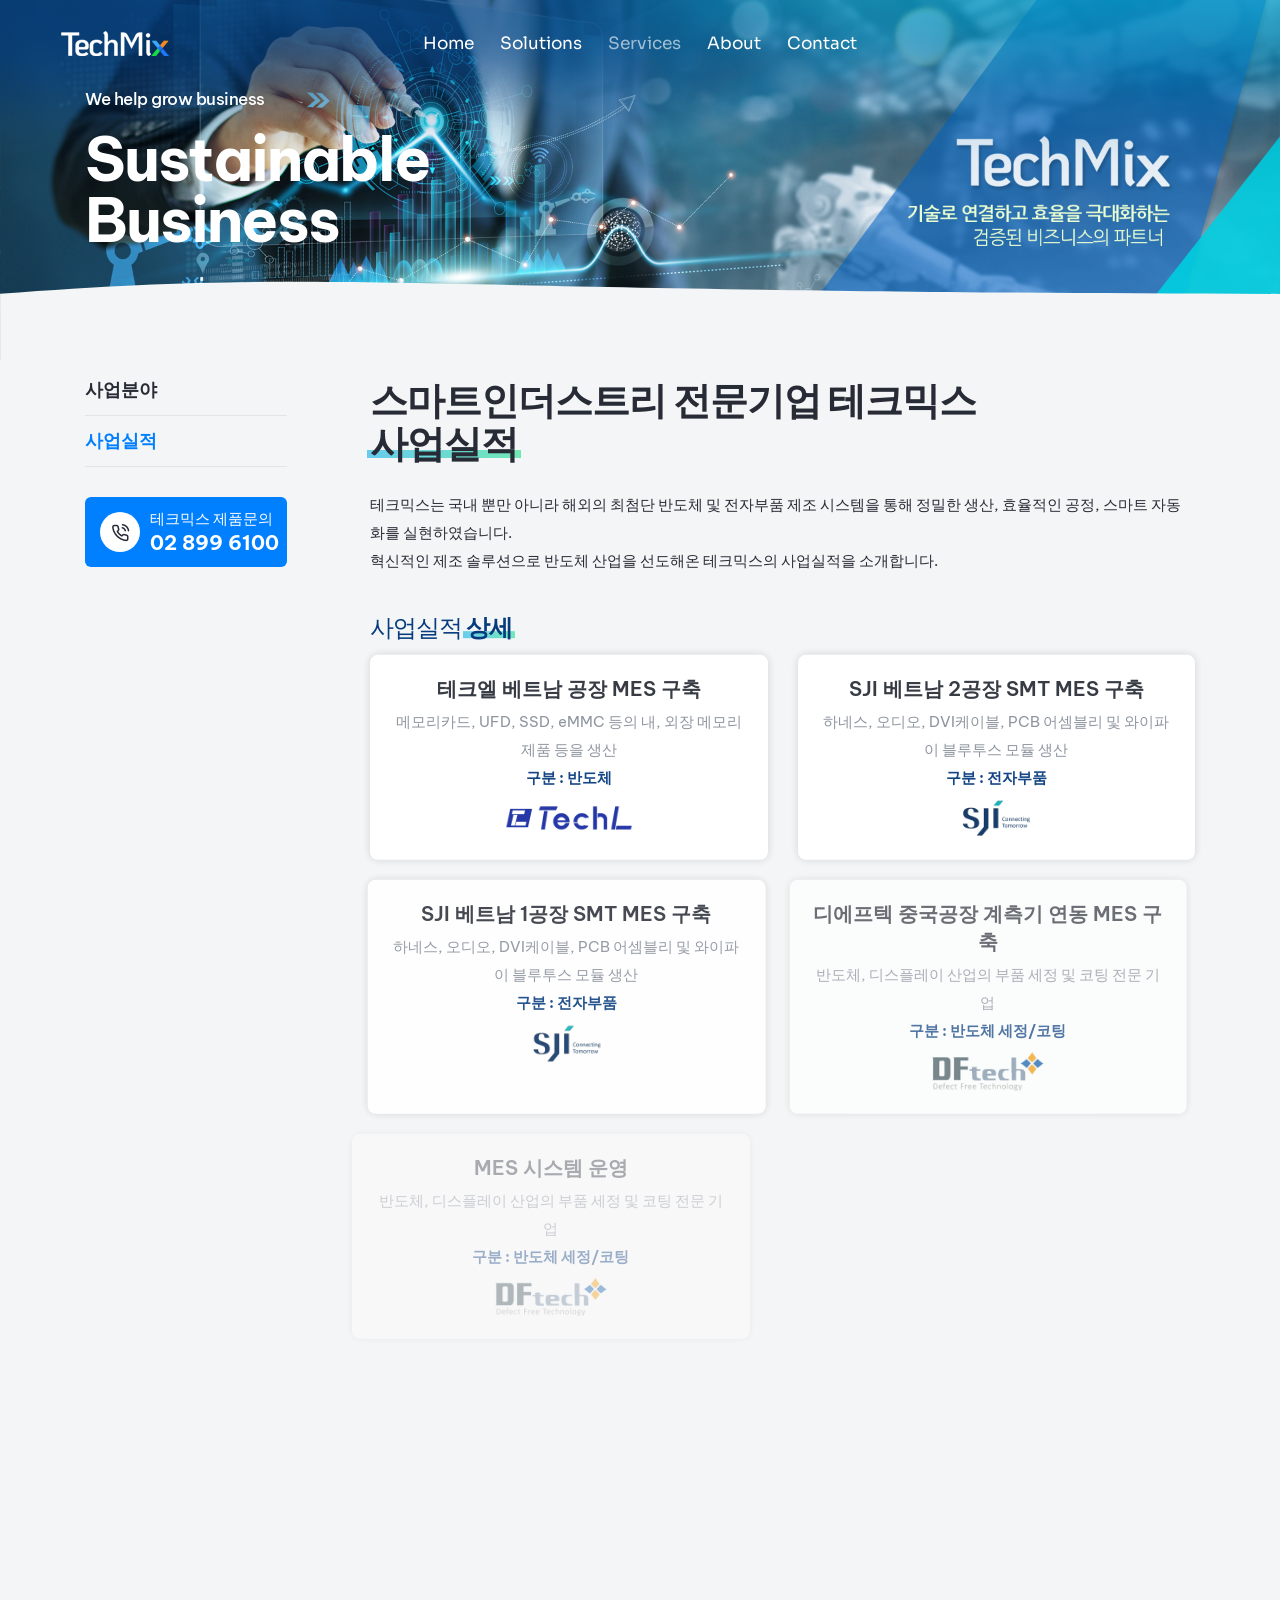
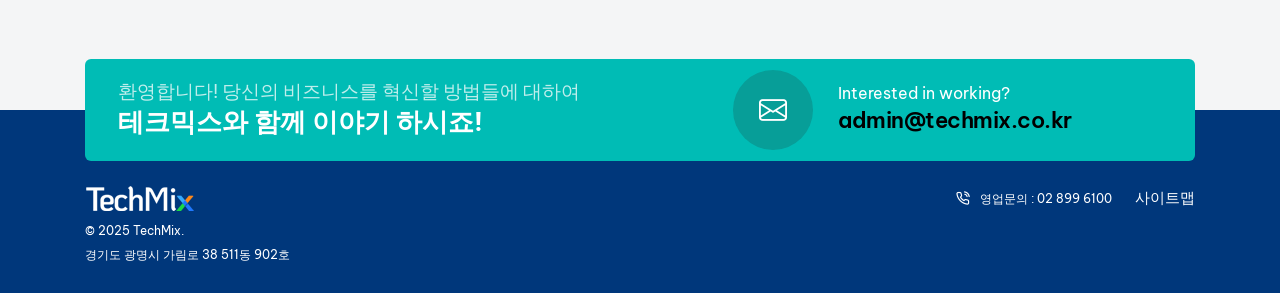
<file: services/biztrack.html>
﻿<!doctype html>
<html class="no-js" lang="en">
    <head>
        <title>테크믹스 TechMix</title>
        <meta charset="utf-8">
        <meta http-equiv="X-UA-Compatible" content="IE=edge" />
        <meta name="author" content="테크믹스">
        <meta name="viewport" content="width=device-width,initial-scale=1.0" />
        <meta name="google-site-verification" content="LbxBjCWePerbiltFSG-Yi7Rg-KFTv3bO7X3UViPPkB0" />
        <meta name="naver-site-verification" content="22c898dd7f7201aa998e720ad3671b93d77de8cb" />
        <link rel="canonical" href="https://www.techmix.co.kr/" />
        <meta name="robots" content="index,follow" />
        <meta name="subject" content="테크믹스" />
        <meta name="title" content="테크믹스" />
        <meta name="author" content="테크믹스">
        <meta name="description" content="MES/POP, WMS, LIMS 솔루션 제공, 스마트 공장 컨설팅, 개발, 운영 서비 지원, 생산관리 솔루션 전문기업 테크믹스."/>
        <meta name="keywords" content="테크믹스, MES, WMS, LIMS, monitoring, board, 스마트공장, 스마트 인더스트리, 생산관리" />

        <meta property="og:type" content="website" />
        <meta property="og:rich_attachment" content="true" />
        <meta property="og:site_name" content="테크믹스" />
        <meta property="og:title" content="테크믹스" />
        <meta property="og:description" content="MES/POP, WMS, LIMS 솔루션 제공, 스마트 공장 컨설팅, 개발, 운영 서비 지원, 생산관리 솔루션 전문기업 테크믹스." />
        <meta property="og:image" content="https://www.techmix.co.kr/images/main-concept-mes.png" />
        <meta property="og:url" content="https://www.techmix.co.kr/" />

        <meta name="twitter:card" content="summary_large_image">
        <meta name="twitter:title" content="테크믹스" />
        <meta name="twitter:description" content="MES/POP, WMS, LIMS 솔루션 제공, 스마트 공장 컨설팅, 개발, 운영 서비 지원, 생산관리 솔루션 전문기업 테크믹스." />
        <meta name="twitter:image" content="https://www.techmix.co.kr/images/main-concept-mes.png" />
            
        <meta itemprop="name" content="테크믹스" />
        <meta itemprop="description" content="MES/POP, WMS, LIMS 솔루션 제공, 스마트 공장 컨설팅, 개발, 운영 서비 지원, 생산관리 솔루션 전문기업 테크믹스." />
        <meta itemprop="image" content="https://www.techmix.co.kr/images/main-concept-mes.png" />
        <!-- favicon icon -->
        <link rel="shortcut icon" href="../images/favicon.png">
        <link rel="apple-touch-icon" href="../images/apple-touch-icon-57x57.png">
        <link rel="apple-touch-icon" sizes="72x72" href="../images/apple-touch-icon-72x72.png">
        <link rel="apple-touch-icon" sizes="114x114" href="../images/apple-touch-icon-114x114.png">
        <!-- google fonts preconnect -->
        <link rel="preconnect" href="https://fonts.googleapis.com" crossorigin>
        <link rel="preconnect" href="https://fonts.gstatic.com" crossorigin>
        <!-- style sheets and font icons -->
        <link rel="stylesheet" href="../css/vendors.min.css"/>
        <link rel="stylesheet" href="../css/icon.min.css"/>
        <link rel="stylesheet" href="../css/style.css"/>
        <link rel="stylesheet" href="../css/responsive.css"/>
        <link rel="stylesheet" href="../css/business.css" />
        <link rel="stylesheet" href="../css/techmix.css" />
    </head>
    <body data-mobile-nav-style="classic" class="primary-bg-color">  
        <!-- start header -->
        <header> 
            <!-- start navigation -->
            <nav class="navbar navbar-expand-lg header-transparent bg-transparent header-reverse" data-header-hover="light">
                <div class="container-fluid">
                    <div class="col-auto col-xxl-3 col-lg-2 me-lg-0 me-auto">
                        <a class="navbar-brand" href="../index.html">
                            <img src="../images/demo-business-logo-white.png" data-at2x="../images/demo-business-logo-white@2x.png" alt="" class="default-logo">
                            <img src="../images/demo-business-logo-black.png" data-at2x="../images/demo-business-logo-black@2x.png" alt="" class="alt-logo">
                            <img src="../images/demo-business-logo-black.png" data-at2x="../images/demo-business-logo-black@2x.png" alt="" class="mobile-logo"> 
                        </a>
                    </div>
                    <div class="col-auto menu-order position-static">
                        <button class="navbar-toggler float-start" type="button" data-bs-toggle="collapse" data-bs-target="#navbarNav" aria-controls="navbarNav" aria-label="Toggle navigation">
                            <span class="navbar-toggler-line"></span>
                            <span class="navbar-toggler-line"></span>
                            <span class="navbar-toggler-line"></span>
                            <span class="navbar-toggler-line"></span>
                        </button>
                        <div class="collapse navbar-collapse" id="navbarNav"> 
                            <ul class="navbar-nav alt-font"> 
                                <li class="nav-item"><a href="../index.html" class="nav-link">Home</a></li>
                                <li class="nav-item dropdown dropdown-with-icon-style02">
                                    <a href="../solutions/anymes.html" class="nav-link">Solutions</a>
                                    <i class="fa-solid fa-angle-down dropdown-toggle" id="navbarDropdownMenuLink" role="button" data-bs-toggle="dropdown" aria-expanded="false"></i>
                                    <ul class="dropdown-menu" aria-labelledby="navbarDropdownMenuLink"> 
                                        <li><a href="../solutions/anymes.html"><i class="bi bi-laptop"></i>AnyMES</a></li>
                                        <li><a href="../solutions/anywms.html"><i class="bi bi-laptop"></i>AnyWMS</a></li>
                                        <li><a href="../solutions/anylims.html"><i class="bi bi-laptop"></i>AnyLIMS</a></li>
                                        <li><a href="../solutions/anyboard.html"><i class="bi bi-laptop"></i>AnyBoard</a></li>
                                        <li><a href="../solutions/anyq3.html"><i class="bi bi-laptop"></i>AnyQIII</a></li>
                                    </ul>
                                </li>
                                <li class="nav-item dropdown dropdown-with-icon-style02">
                                    <a href="bizarea.html" class="nav-link">Services</a>
                                    <i class="fa-solid fa-angle-down dropdown-toggle" id="navbarDropdownMenuLink" role="button" data-bs-toggle="dropdown" aria-expanded="false"></i>
                                    <ul class="dropdown-menu" aria-labelledby="navbarDropdownMenuLink"> 
                                        <li><a href="bizarea.html"><i class="bi bi-boxes"></i>사업분야</a></li>
                                        <li><a href="biztrack.html"><i class="bi bi-boxes"></i>사업실적</a></li>
                                    </ul>
                                </li>
                                <li class="nav-item dropdown dropdown-with-icon-style02">
                                    <a href="../about/about.html" class="nav-link">About</a>
                                    <i class="fa-solid fa-angle-down dropdown-toggle" id="navbarDropdownMenuLink" role="button" data-bs-toggle="dropdown" aria-expanded="false"></i>
                                    <ul class="dropdown-menu" aria-labelledby="navbarDropdownMenuLink"> 
                                        <li><a href="../about/about.html"><i class="bi bi-buildings"></i>회사개요</a></li>
                                        <li><a href="../about/why.html"><i class="bi bi-buildings"></i>Why TechMix?</a></li>
                                        <li><a href="../about/clients.html"><i class="bi bi-buildings"></i>고객사</a></li>
                                        <li><a href="../about/notice.html"><i class="bi bi-buildings"></i>공지사항</a></li>
                                    </ul>
                                </li>
                                <li class="nav-item"><a href="../contact/contact.html" class="nav-link">Contact</a></li>
                            </ul>
                        </div>
                    </div>
                    <div class="col-auto col-xxl-3 col-lg-2 text-end d-none d-sm-flex">
                        <div class="header-icon">
                            <div class="d-none d-xxl-inline-block me-25px xxl-me-10px">
                                <div class="alt-font fs-15 xl-fs-13 widget-text fw-500">
                                    
                                    <a href="tel:1800222000" class="widget-text text-white-hover"><i class="bi bi-star me-10px"></i>즐겨찾기</a>
                                </div>
                            </div>
                        </div>  
                    </div>
                </div>
            </nav>
            <!-- end navigation -->
        </header>
        <!-- end header --> 

        <!-- start page title begin -->
        <section class="cover-background page-title-big-typography ipad-top-space-margin xs-py-0" style="background-image: url('../images/sub-concept-services.png')" data-anime='{ "opacity": [0, 1], "easing": "easeOutQuad" }'>
            <div class="shape-image-animation bottom-0 p-0 w-100 d-none d-md-block"> 
                <svg xmlns="http://www.w3.org/2000/svg" widht="3000" height="300" viewBox="0 180 2500 200" fill="#F4F5F6"> 
                <path class="st1" d="M 0 250 C 1200 400 1200 50 3000 250 L 3000 550 L 0 550 L 0 250">
                <animate
                    attributeName="d"
                    dur="5s"
                    values="M 0 250 C 1200 400 1200 50 3000 250 L 3000 550 L 0 550 L 0 250;
                            M 0 250 C 400 50 400 400 3000 250 L 3000 550 L 0 550 L 0 250;
                            M 0 250 C 1200 400 1200 50 3000 250 L 3000 550 L 0 550 L 0 250"
                    repeatCount="indefinite"
                    />
                </path>
                </svg>
            </div>
            <div class="container">
                <div class="row align-items-center extra-small-screen">
                    <div class="col-9 col-lg-5 col-sm-6 position-relative page-title-extra-small" data-anime='{ "el": "childs", "opacity": [0, 1], "translateX": [-50, 0], "duration": 800, "delay": 0, "staggervalue": 150, "easing": "easeOutQuad" }'>
                        <h1 class="mb-20px text-white fw-500 ls-minus-05px">We help grow business</h1>
                        <h2 class=" fw-700 text-white mb-0 ls-minus-2px">Sustainable Business</h2>
                    </div>
                </div>
            </div>
        </section>
        <!-- end page title end --> 

        <!-- start section 내용 -->  
        <section class="overlap-height position-relative">
            <div class="container overlap-gap-section">
                <div class="row">
                    <div class="col-lg-3 pe-6 order-2 order-lg-1 lg-pe-4 md-pe-15px" data-anime='{ "el": "childs", "translateY": [50, 0], "opacity": [0,1], "duration": 1200, "delay": 0, "staggervalue": 150, "easing": "easeOutQuad" }'>
                        <div class="position-sticky top-80px lg-top-40px">
                            <div class="mb-30px">
                                <ul class="p-0 m-0 list-style-02 fs-18 fw-500">
                                    <li class="pb-15px mb-15px border-bottom border-color-extra-medium-gray">
                                        <a href="bizarea.html" class="text-dark-gray text-base-color-hover fw-700 lh-20">사업분야</a>
                                    </li>
                                    <li class="pb-15px mb-15px border-bottom border-color-extra-medium-gray">
                                        <a href="biztrack.html" class="text-base-color text-base-color-hover fw-700 lh-20">사업실적</a>
                                    </li>
                                </ul>
                            </div>
                            <div class="bg-base-color border-radius-6px ps-15px pb-10px pt-10px lg-ps-10px mb-10px">
                                <div class="feature-box feature-box-left-icon-middle">
                                    <div class="feature-box-icon feature-box-icon-rounded w-40px h-40px me-10px lg-me-10px rounded-circle bg-white">
                                        <i class="feather icon-feather-phone-call icon-small text-dark-gray"></i>
                                    </div>
                                    <div class="feature-box-content last-paragraph-no-margin text-white lh-24">
                                        <span class="d-block">테크믹스 제품문의</span>
                                        <a href="tel:028996100" class="text-dark-gray fs-20 fw-700">02 899 6100</a>
                                    </div>
                                </div>
                            </div>
                        </div>
                    </div>
                    <div class="col-lg-9 order-1 order-lg-2 md-mb-50px" data-anime='{ "el": "childs", "translateY": [50, 0], "opacity": [0,1], "duration": 1200, "delay": 0, "staggervalue": 150, "easing": "easeOutQuad" }'>
                        <!-- description begin-->
                        <h4 class="alt-font fw-600 text-dark-gray ls-minus-1px shadow-none" data-shadow-animation="true" data-animation-delay="1500">스마트인더스트리 전문기업 테크믹스</br>
                            <span class="text-highlight fw-800">사업실적<span class="bg-gradient-emerald-blue-emerald-green h-8px bottom-10px opacity-6 separator-animation"></span></span></h4>
                        <p class="mb-35px sm-mb-25px text-dark-gray">테크믹스는 국내 뿐만 아니라 해외의 최첨단 반도체 및 전자부품 제조 시스템을 통해 정밀한 생산, 효율적인 공정, 스마트 자동화를 실현하였습니다.</br>
                            혁신적인 제조 솔루션으로 반도체 산업을 선도해온 테크믹스의 사업실적을 소개합니다.
                        </p> 
                        <div id="particles-01" data-particle="true" data-particle-options='{"particles": {"number": {"value": 5,"density": {"enable": true,"value_area": 1000}},"color":{"value":["#b7b9be", "#296bfd"]},"shape": {"type": "circle","stroke":{"width":0,"color":"#000000"}},"opacity": {"value": 0.5,"random": false,"anim": {"enable": false,"speed": 1,"sync": false}},"size": {"value": 8,"random": true,"anim": {"enable": false,"sync": true}},"move": {"enable": true,"speed":2,"direction": "right","random": false,"straight": false}},"interactivity": {"detect_on": "canvas","events": {"onhover": {"enable": false,"mode": "repulse"},"onclick": {"enable": false,"mode": "push"},"resize": true}},"retina_detect": false}' class="position-absolute h-100 top-0 left-0 z-index-minus-1"></div>
                        <!-- 실적 begin -->
                        <h6 class="alt-font text-medium-slate-blue ls-minus-1px shadow-none mt-40px mb-10px" data-shadow-animation="true" data-animation-delay="1500">
                            사업실적 <span class="text-highlight fw-700">상세<span class="bg-gradient-emerald-blue-emerald-green h-7px bottom-5px opacity-6 separator-animation"></span></span>
                        </h6>
                        <div class="row row-cols-1 row-cols-lg-2 row-cols-sm-2 justify-content-center sm-mb-35px" data-anime='{ "el": "childs", "translateX": [-30, 0], "opacity": [0,1], "duration": 1200, "delay": 0, "staggervalue": 300, "easing": "easeOutQuad" }'>
                            <!-- start features box item -->
                            <div class="col icon-with-text-style-07 transition-inner-all mb-20px">
                                <div class="biztrack-box h-100 justify-content-end feature-box flex-column-reverse p-20px border-radius-8px">
                                    <div class="feature-box-icon"> 
                                        <img src="../images/company-1.png" alt="">
                                    </div>
                                    <div class="feature-box-content">
                                        <span class="d-inline-block fw-600 text-dark-gray mb-5px fs-20">테크엘 베트남 공장 MES 구축</span>
                                        <p class="mb-0px">메모리카드, UFD, SSD, eMMC 등의 내, 외장 메모리 제품 등을 생산</p>
                                        <p class="text-medium-slate-blue mb-5px fw-700">구분 : 반도체</p>
                                    </div>                        
                                </div>
                            </div>
                            <!-- end features box item -->
                            <!-- start features box item -->
                            <div class="col icon-with-text-style-07 transition-inner-all mb-20px">
                                <div class="biztrack-box h-100 justify-content-end feature-box flex-column-reverse p-20px border-radius-8px">
                                    <div class="feature-box-icon"> 
                                        <img src="../images/company-2.png" alt="">
                                    </div>
                                    <div class="feature-box-content">
                                        <span class="d-inline-block fw-600 text-dark-gray mb-5px fs-20">SJI 베트남 2공장 SMT MES 구축</span>
                                        <p class="mb-0px">하네스, 오디오, DVI케이블, PCB 어셈블리 및 와이파이 블루투스 모듈 생산</p>
                                        <p class="text-medium-slate-blue mb-5px fw-700">구분 : 전자부품</p>
                                    </div>                        
                                </div>
                            </div>
                            <!-- end features box item -->
                            <!-- start features box item -->
                            <div class="col icon-with-text-style-07 transition-inner-all mb-20px">
                                <div class="biztrack-box h-100 justify-content-end feature-box flex-column-reverse p-20px border-radius-8px">
                                    <div class="feature-box-icon"> 
                                        <img src="../images/company-2.png" alt="">
                                    </div>
                                    <div class="feature-box-content">
                                        <span class="d-inline-block fw-600 text-dark-gray mb-5px fs-20">SJI 베트남 1공장 SMT MES 구축</span>
                                        <p class="mb-0px">하네스, 오디오, DVI케이블, PCB 어셈블리 및 와이파이 블루투스 모듈 생산</p>
                                        <p class="text-medium-slate-blue mb-5px fw-700">구분 : 전자부품</p>
                                    </div>                        
                                </div>
                            </div>
                            <!-- end features box item -->
                            <!-- start features box item -->
                            <div class="col icon-with-text-style-07 transition-inner-all mb-20px">
                                <div class="biztrack-box h-100 justify-content-end feature-box flex-column-reverse p-20px border-radius-8px">
                                    <div class="feature-box-icon"> 
                                        <img src="../images/company-3.png" alt="">
                                    </div>
                                    <div class="feature-box-content">
                                        <span class="d-inline-block fw-600 text-dark-gray mb-5px fs-20">디에프텍 중국공장 계측기 연동 MES 구축</span>
                                        <p class="mb-0px">반도체, 디스플레이 산업의 부품 세정 및 코팅 전문 기업</p>
                                        <p class="text-medium-slate-blue mb-5px fw-700">구분 : 반도체 세정/코팅</p>
                                    </div>                        
                                </div>
                            </div>
                            <!-- end features box item -->
                            <!-- start features box item -->
                            <div class="col icon-with-text-style-07 transition-inner-all mb-20px">
                                <div class="biztrack-box h-100 justify-content-end feature-box flex-column-reverse p-20px border-radius-8px">
                                    <div class="feature-box-icon"> 
                                        <img src="../images/company-3.png" alt="">
                                    </div>
                                    <div class="feature-box-content">
                                        <span class="d-inline-block fw-600 text-dark-gray mb-5px fs-20">MES 시스템 운영</span>
                                        <p class="mb-0px">반도체, 디스플레이 산업의 부품 세정 및 코팅 전문 기업</p>
                                        <p class="text-medium-slate-blue mb-5px fw-700">구분 : 반도체 세정/코팅</p>
                                    </div>                        
                                </div>
                            </div>
                            <!-- end features box item -->
                            <!-- start features box item -->
                            <div class="col icon-with-text-style-07 transition-inner-all mb-20px">
                                <div class="biztrack-box h-100 justify-content-end feature-box flex-column-reverse p-20px border-radius-8px">
                                    <div class="feature-box-icon"> 
                                        <img src="../images/company-5.png" alt="">
                                    </div>
                                    <div class="feature-box-content">
                                        <span class="d-inline-block fw-600 text-dark-gray mb-5px fs-20">MES 시스템 운영</span>
                                        <p class="mb-0px">반도체 부품 가공 및 표면처리 전문기업</p>
                                        <p class="text-medium-slate-blue mb-5px fw-700">구분 : 전자부품</p>
                                    </div>                        
                                </div>
                            </div>
                            <!-- end features box item -->
                            <!-- start features box item -->
                            <div class="col icon-with-text-style-07 transition-inner-all mb-20px">
                                <div class="biztrack-box h-100 justify-content-end feature-box flex-column-reverse p-20px border-radius-8px">
                                    <div class="feature-box-icon"> 
                                        <img src="../images/company-4.png" alt="">
                                    </div>
                                    <div class="feature-box-content">
                                        <span class="d-inline-block fw-600 text-dark-gray mb-5px fs-20">테라온 히터, 소재라인 MES 구축 </span>
                                        <p class="mb-0px">전력반도체용 칩본딩재, 히터 설계 및 제조 등 첨단 소재 기업</p>
                                        <p class="text-medium-slate-blue mb-5px fw-700">구분 : 자동차부품</p>
                                    </div>                        
                                </div>
                            </div>
                            <!-- end features box item -->
                        </div>
                        <!-- 실적 end -->
                    </div>
                </div>
            </div>
        </section>
        <!-- end section 내용 -->

        <!-- start footer -->
        <footer class="pt-2 pb-2 sm-pt-20px sm-pb-25px footer-dark bg-medium-slate-blue mt-3"> 
            <div class="container overlap-section">
                <div class="row g-0 justify-content-center align-items-center secondary-bg-focus-color border-radius-6px ps-3 pe-2 pt-1 pb-1 lg-p-15px sm-p-10px mb-2">
                    <div class="col-lg-6 col-md-9 text-center text-lg-start md-mb-20px">
                        <span class="text-white fs-19 lh-24 mb-5px d-block fw-400 opacity75">환영합니다! 당신의 비즈니스를 혁신할 방법들에 대하여</span>
                        <span class="text-white fs-26 lh-28 mb-5px d-block fw-700">테크믹스와 함께 이야기 하시죠!</span>
                    </div>
                    <div class="col-auto col-lg-5 icon-with-text-style-08 offset-lg-1">
                        <div class="feature-box feature-box-left-icon-middle overflow-hidden">
                            <div class="feature-box-icon feature-box-icon-rounded w-80px h-80px rounded-circle bg-dark-gray-transparent-light me-25px lg-me-20px">
                                <i class="bi bi-envelope icon-very-medium text-white"></i>
                            </div>
                            <div class="feature-box-content last-paragraph-no-margin">
                                <span class="text-white fs-16 lh-20 mb-5px d-block">Interested in working?</span>
                                <h6 class="d-inline-block fw-600 mb-0 fs-22"><a href="mailto:admin@techmix.co.kr" class="text-black text-white-hover">admin@techmix.co.kr</a></h6> 
                            </div>
                        </div>
                    </div>
                </div>
            </div>
            <div class="container">
                <div class="row">
                    <!-- start footer left column -->
                    <div class="col-lg-6 col-sm-6 last-paragraph-no-margin order-5 order-sm-4 order-lg-1 text-center text-sm-start">
                        <a href="../index.html" class="footer-logo mb-10px d-block d-lg-inline-block"><img src="../images/demo-business-logo-white.png" data-at2x="/images/demo-business-logo-white@2x.png" alt=""></a>
                        <p class="lh-18 fs-12 text-white mb-0px">&COPY;  2025 TechMix.</p>
                        <p class="w-90 sm-w-100 d-inline-block mb-0px fs-12 lh-18 text-white">경기도 광명시 가림로 38 511동 902호</p>
                    </div>
                    <!-- end footer left column -->
                    <!-- start footer right column -->
                    <div class="col-lg-6 col-sm-6 md-mb-20px sm-mb-5px order-2 order-lg-3 text-end">
                        <i class="feather icon-feather-phone-call icon-very-small text-white me-10px"></i><a href="tel:28996100" class="text-white fs-12 lh-22 me-20px">영업문의 : 02 899 6100</a>
                        <a href="../sitemap.html"><span class="alt-font d-inline-block text-white mb-0px">사이트맵</span></a>
                    </div>
                    <!-- end footer right column -->
                </div>
            </div> 
        </footer>
        <!-- end footer -->
         <!-- start scroll progress -->
        <div class="scroll-progress d-none d-xxl-block">
          <a href="#" class="scroll-top" aria-label="scroll">
            <span class="scroll-text">Scroll</span><span class="scroll-line"><span class="scroll-point"></span></span>
          </a>
        </div>
        <!-- end scroll progress -->
        <!-- javascript libraries -->
        <script type="text/javascript" src="../js/jquery.js"></script>
        <script type="text/javascript" src="../js/vendors.min.js"></script>
        <script type="text/javascript" src="../js/main.js"></script>
    </body>
</html>
</file>
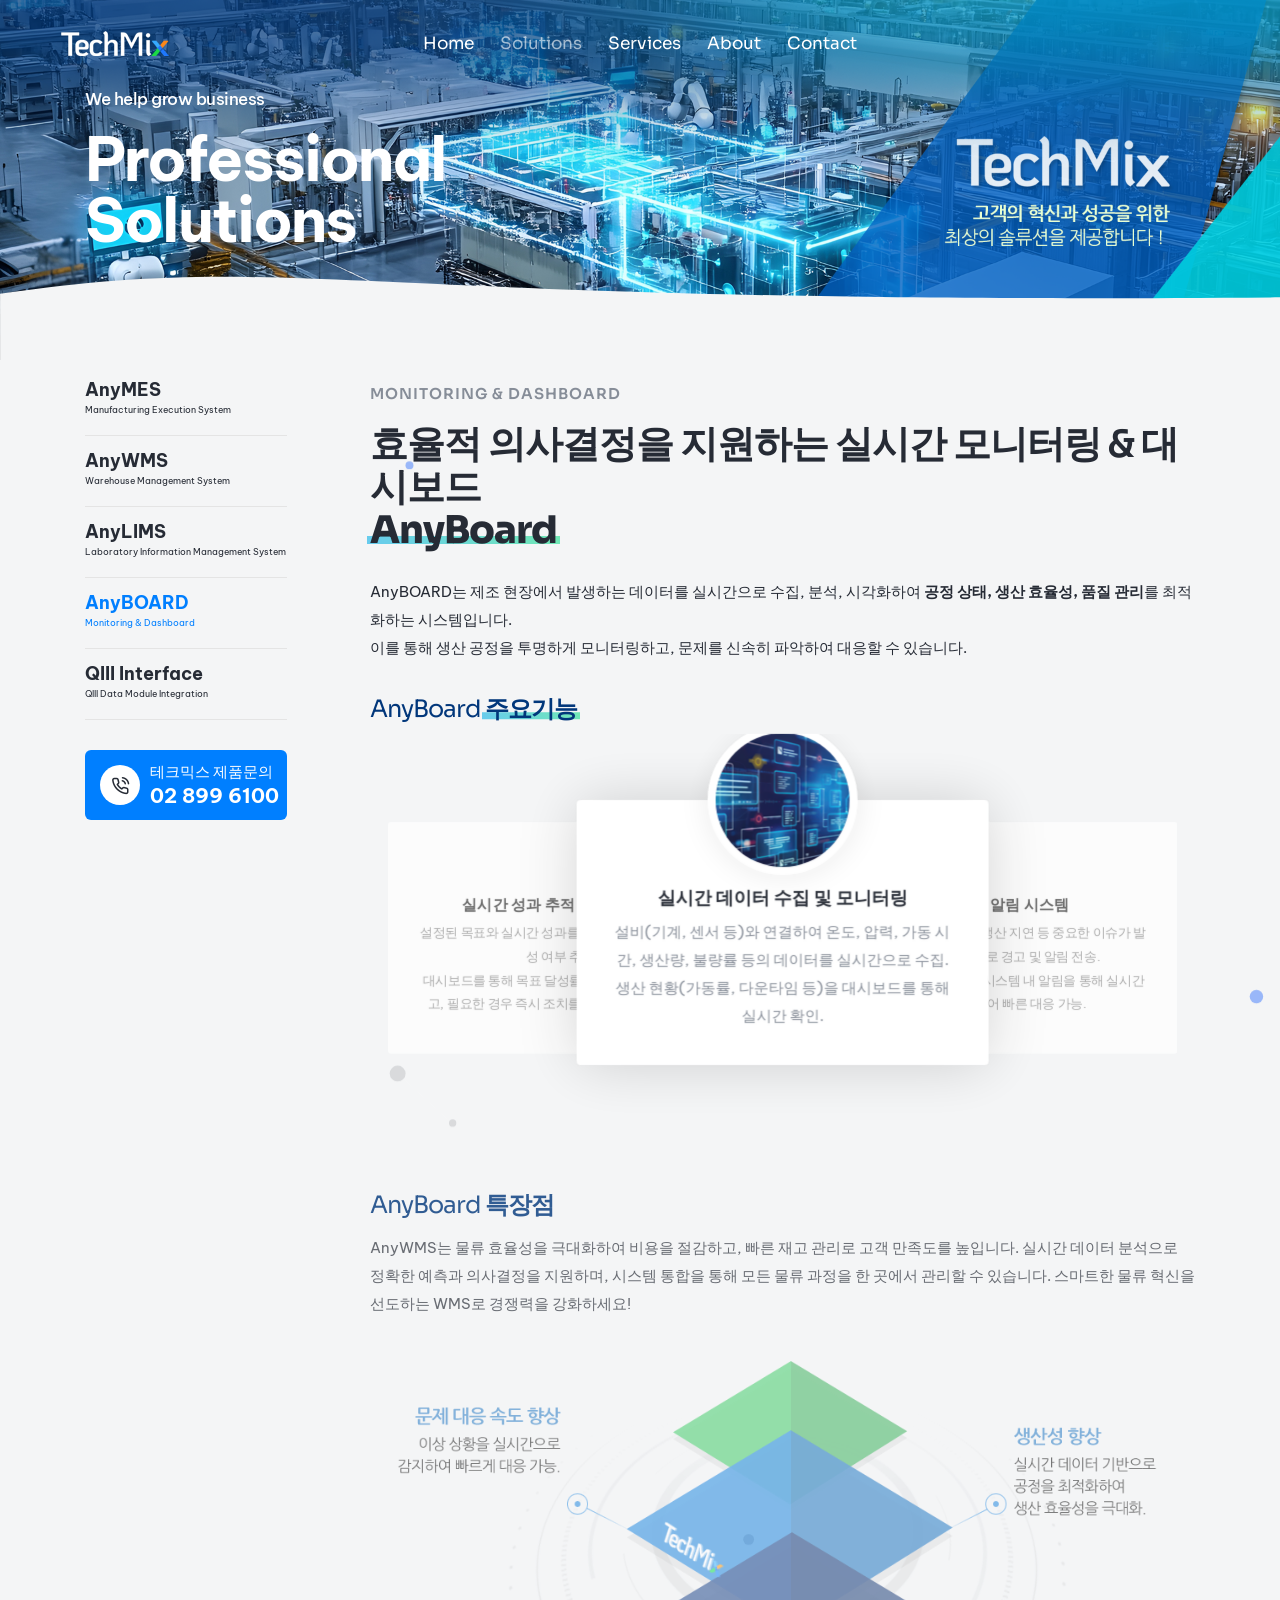
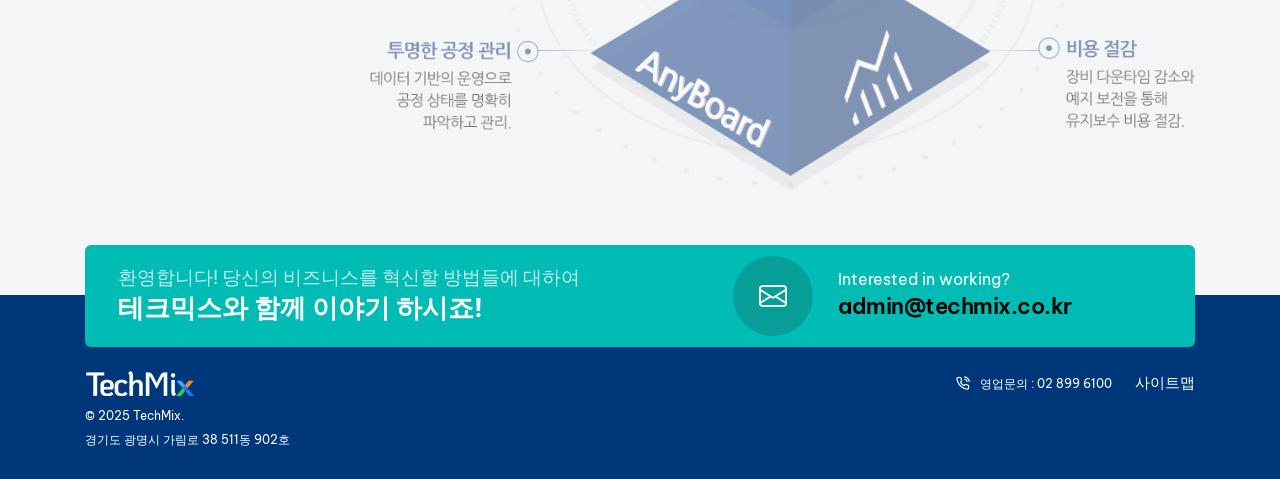
<file: solutions/anyboard.html>
﻿<!doctype html>
<html class="no-js" lang="en">
    <head>
        <title>테크믹스 TechMix</title>
        <meta charset="utf-8">
        <meta http-equiv="X-UA-Compatible" content="IE=edge" />
        <meta name="author" content="테크믹스">
        <meta name="viewport" content="width=device-width,initial-scale=1.0" />
        <meta name="google-site-verification" content="LbxBjCWePerbiltFSG-Yi7Rg-KFTv3bO7X3UViPPkB0" />
        <meta name="naver-site-verification" content="22c898dd7f7201aa998e720ad3671b93d77de8cb" />
        <link rel="canonical" href="https://www.techmix.co.kr/" />
        <meta name="robots" content="index,follow" />
        <meta name="subject" content="테크믹스" />
        <meta name="title" content="테크믹스" />
        <meta name="author" content="테크믹스">
        <meta name="description" content="MES/POP, WMS, LIMS 솔루션 제공, 스마트 공장 컨설팅, 개발, 운영 서비 지원, 생산관리 솔루션 전문기업 테크믹스."/>
        <meta name="keywords" content="테크믹스, MES, WMS, LIMS, monitoring, board, 스마트공장, 스마트 인더스트리, 생산관리" />

        <meta property="og:type" content="website" />
        <meta property="og:rich_attachment" content="true" />
        <meta property="og:site_name" content="테크믹스" />
        <meta property="og:title" content="테크믹스" />
        <meta property="og:description" content="MES/POP, WMS, LIMS 솔루션 제공, 스마트 공장 컨설팅, 개발, 운영 서비 지원, 생산관리 솔루션 전문기업 테크믹스." />
        <meta property="og:image" content="https://www.techmix.co.kr/images/main-concept-mes.png" />
        <meta property="og:url" content="https://www.techmix.co.kr/" />

        <meta name="twitter:card" content="summary_large_image">
        <meta name="twitter:title" content="테크믹스" />
        <meta name="twitter:description" content="MES/POP, WMS, LIMS 솔루션 제공, 스마트 공장 컨설팅, 개발, 운영 서비 지원, 생산관리 솔루션 전문기업 테크믹스." />
        <meta name="twitter:image" content="https://www.techmix.co.kr/images/main-concept-mes.png" />
            
        <meta itemprop="name" content="테크믹스" />
        <meta itemprop="description" content="MES/POP, WMS, LIMS 솔루션 제공, 스마트 공장 컨설팅, 개발, 운영 서비 지원, 생산관리 솔루션 전문기업 테크믹스." />
        <meta itemprop="image" content="https://www.techmix.co.kr/images/main-concept-mes.png" />
        <!-- favicon icon -->
        <link rel="shortcut icon" href="../images/favicon.png">
        <link rel="apple-touch-icon" href="../images/apple-touch-icon-57x57.png">
        <link rel="apple-touch-icon" sizes="72x72" href="../images/apple-touch-icon-72x72.png">
        <link rel="apple-touch-icon" sizes="114x114" href="../images/apple-touch-icon-114x114.png">
        <!-- google fonts preconnect -->
        <link rel="preconnect" href="https://fonts.googleapis.com" crossorigin>
        <link rel="preconnect" href="https://fonts.gstatic.com" crossorigin>
        <!-- style sheets and font icons -->
        <link rel="stylesheet" href="../css/vendors.min.css"/>
        <link rel="stylesheet" href="../css/icon.min.css"/>
        <link rel="stylesheet" href="../css/style.css"/>
        <link rel="stylesheet" href="../css/responsive.css"/>
        <link rel="stylesheet" href="../css/business.css" />
        <link rel="stylesheet" href="../css/techmix.css" />
    </head>
    <body data-mobile-nav-style="classic" class="primary-bg-color">  
        <!-- start header -->
        <header> 
            <!-- start navigation -->
            <nav class="navbar navbar-expand-lg header-transparent bg-transparent header-reverse" data-header-hover="light">
                <div class="container-fluid">
                    <div class="col-auto col-xxl-3 col-lg-2 me-lg-0 me-auto">
                        <a class="navbar-brand" href="../index.html">
                            <img src="../images/demo-business-logo-white.png" data-at2x="../images/demo-business-logo-white@2x.png" alt="" class="default-logo">
                            <img src="../images/demo-business-logo-black.png" data-at2x="../images/demo-business-logo-black@2x.png" alt="" class="alt-logo">
                            <img src="../images/demo-business-logo-black.png" data-at2x="../images/demo-business-logo-black@2x.png" alt="" class="mobile-logo"> 
                        </a>
                    </div>
                    <div class="col-auto menu-order position-static">
                        <button class="navbar-toggler float-start" type="button" data-bs-toggle="collapse" data-bs-target="#navbarNav" aria-controls="navbarNav" aria-label="Toggle navigation">
                            <span class="navbar-toggler-line"></span>
                            <span class="navbar-toggler-line"></span>
                            <span class="navbar-toggler-line"></span>
                            <span class="navbar-toggler-line"></span>
                        </button>
                        <div class="collapse navbar-collapse" id="navbarNav"> 
                            <ul class="navbar-nav alt-font"> 
                                <li class="nav-item"><a href="../index.html" class="nav-link">Home</a></li>
                                <li class="nav-item dropdown dropdown-with-icon-style02">
                                    <a href="anymes.html" class="nav-link">Solutions</a>
                                    <i class="fa-solid fa-angle-down dropdown-toggle" id="navbarDropdownMenuLink" role="button" data-bs-toggle="dropdown" aria-expanded="false"></i>
                                    <ul class="dropdown-menu" aria-labelledby="navbarDropdownMenuLink"> 
                                        <li><a href="anymes.html"><i class="bi bi-laptop"></i>AnyMES</a></li>
                                        <li><a href="anywms.html"><i class="bi bi-laptop"></i>AnyWMS</a></li>
                                        <li><a href="anylims.html"><i class="bi bi-laptop"></i>AnyLIMS</a></li>
                                        <li><a href="anyboard.html"><i class="bi bi-laptop"></i>AnyBoard</a></li>
                                        <li><a href="anyq3.html"><i class="bi bi-laptop"></i>AnyQIII</a></li>
                                    </ul>
                                </li>
                                <li class="nav-item dropdown dropdown-with-icon-style02">
                                    <a href="../services/bizarea.html" class="nav-link">Services</a>
                                    <i class="fa-solid fa-angle-down dropdown-toggle" id="navbarDropdownMenuLink" role="button" data-bs-toggle="dropdown" aria-expanded="false"></i>
                                    <ul class="dropdown-menu" aria-labelledby="navbarDropdownMenuLink"> 
                                        <li><a href="../services/bizarea.html"><i class="bi bi-boxes"></i>사업분야</a></li>
                                        <li><a href="../services/biztrack.html"><i class="bi bi-boxes"></i>사업실적</a></li>
                                    </ul>
                                </li>
                                <li class="nav-item dropdown dropdown-with-icon-style02">
                                    <a href="../about/about.html" class="nav-link">About</a>
                                    <i class="fa-solid fa-angle-down dropdown-toggle" id="navbarDropdownMenuLink" role="button" data-bs-toggle="dropdown" aria-expanded="false"></i>
                                    <ul class="dropdown-menu" aria-labelledby="navbarDropdownMenuLink"> 
                                        <li><a href="../about/about.html"><i class="bi bi-buildings"></i>회사개요</a></li>
                                        <li><a href="../about/why.html"><i class="bi bi-buildings"></i>Why TechMix?</a></li>
                                        <li><a href="../about/clients.html"><i class="bi bi-buildings"></i>고객사</a></li>
                                        <li><a href="../about/notice.html"><i class="bi bi-buildings"></i>공지사항</a></li>
                                    </ul>
                                </li>
                                <li class="nav-item"><a href="../contact/contact.html" class="nav-link">Contact</a></li>
                            </ul>
                        </div>
                    </div>
                    <div class="col-auto col-xxl-3 col-lg-2 text-end d-none d-sm-flex">
                        <div class="header-icon">
                            <div class="d-none d-xxl-inline-block me-25px xxl-me-10px">
                                <div class="alt-font fs-15 xl-fs-13 widget-text fw-500">
                                    
                                    <a href="tel:1800222000" class="widget-text text-white-hover"><i class="bi bi-star me-10px"></i>즐겨찾기</a>
                                </div>
                            </div>
                        </div>  
                    </div>
                </div>
            </nav>
            <!-- end navigation -->
        </header>
        <!-- end header --> 

        <!-- start page title begin -->
        <section class="cover-background page-title-big-typography ipad-top-space-margin xs-py-0" style="background-image: url('../images/sub-concept-solutions.png')" data-anime='{ "opacity": [0, 1], "easing": "easeOutQuad" }'>
            <div class="shape-image-animation bottom-0 p-0 w-100 d-none d-md-block"> 
                <svg xmlns="http://www.w3.org/2000/svg" widht="3000" height="300" viewBox="0 180 2500 200" fill="#F4F5F6"> 
                <path class="st1" d="M 0 250 C 1200 400 1200 50 3000 250 L 3000 550 L 0 550 L 0 250">
                <animate
                    attributeName="d"
                    dur="5s"
                    values="M 0 250 C 1200 400 1200 50 3000 250 L 3000 550 L 0 550 L 0 250;
                            M 0 250 C 400 50 400 400 3000 250 L 3000 550 L 0 550 L 0 250;
                            M 0 250 C 1200 400 1200 50 3000 250 L 3000 550 L 0 550 L 0 250"
                    repeatCount="indefinite"
                    />
                </path>
                </svg>
            </div>
            <div class="container">
                <div class="row align-items-center extra-small-screen">
                    <div class="col-9 col-lg-5 col-sm-6 position-relative page-title-extra-small" data-anime='{ "el": "childs", "opacity": [0, 1], "translateX": [-50, 0], "duration": 800, "delay": 0, "staggervalue": 150, "easing": "easeOutQuad" }'>
                        <h1 class="mb-20px text-white fw-500 ls-minus-05px">We help grow business</h1>
                        <h2 class=" fw-700 text-white mb-0 ls-minus-2px">Professional Solutions</h2>
                    </div>
                </div>
            </div>
        </section>
        <!-- end page title end --> 

        <!-- start section 내용 -->  
        <section class="overlap-height position-relative">
            <div class="container overlap-gap-section">
                <div class="row">
                    <div class="col-lg-3 pe-6 order-2 order-lg-1 lg-pe-4 md-pe-15px" data-anime='{ "el": "childs", "translateY": [50, 0], "opacity": [0,1], "duration": 1200, "delay": 0, "staggervalue": 150, "easing": "easeOutQuad" }'>
                        <div class="position-sticky top-80px lg-top-40px">
                            <div class="mb-30px">
                                <ul class="p-0 m-0 list-style-02 fs-18 fw-500">
                                    <li class="pb-15px mb-15px border-bottom border-color-extra-medium-gray">
                                        <a href="anymes.html" class="text-dark-gray text-base-color-hover fw-700 lh-20">
                                            AnyMES
                                            <span class="d-block fs-9 fw-400">Manufacturing Execution System</span>
                                        </a>
                                    </li>
                                    <li class="pb-15px mb-15px border-bottom border-color-extra-medium-gray">
                                        <a href="anywms.html" class="text-dark-gray text-base-color-hover fw-700 lh-20">
                                            AnyWMS
                                            <span class="d-block fs-9 fw-400">Warehouse Management System</span>
                                        </a>
                                    </li>
                                    <li class="pb-15px mb-15px border-bottom border-color-extra-medium-gray">
                                        <a href="anylims.html" class="text-dark-gray text-base-color-hover fw-700 lh-20">
                                            AnyLIMS
                                            <span class="d-block fs-9 fw-400">Laboratory Information Management System</span>
                                        </a>
                                    </li>
                                    <li class="pb-15px mb-15px border-bottom border-color-extra-medium-gray">
                                        <a href="anyboard.html" class="text-base-color text-base-color-hover fw-700 lh-20">
                                            AnyBOARD
                                            <span class="d-block fs-9 fw-400">Monitoring & Dashboard</span>
                                        </a>
                                    </li>
                                    <li class="pb-15px mb-15px border-bottom border-color-extra-medium-gray">
                                        <a href="anyq3.html" class="text-dark-gray text-base-color-hover fw-700 lh-20">
                                            QIII Interface
                                            <span class="d-block fs-9 fw-400">QIII Data Module Integration</span>
                                        </a>
                                    </li>
                                </ul>
                            </div>
                            <div class="bg-base-color border-radius-6px ps-15px pb-10px pt-10px lg-ps-10px mb-10px">
                                <div class="feature-box feature-box-left-icon-middle">
                                    <div class="feature-box-icon feature-box-icon-rounded w-40px h-40px me-10px lg-me-10px rounded-circle bg-white">
                                        <i class="feather icon-feather-phone-call icon-small text-dark-gray"></i>
                                    </div>
                                    <div class="feature-box-content last-paragraph-no-margin text-white lh-24">
                                        <span class="d-block">테크믹스 제품문의</span>
                                        <a href="tel:028996100" class="text-dark-gray fs-20 fw-700">02 899 6100</a>
                                    </div>
                                </div>
                            </div>
                        </div>
                    </div>
                    <div class="col-lg-9 order-1 order-lg-2 md-mb-50px" data-anime='{ "el": "childs", "translateY": [50, 0], "opacity": [0,1], "duration": 1200, "delay": 0, "staggervalue": 150, "easing": "easeOutQuad" }'>
                        <!-- description begin-->
                        <span class="alt-font text-uppercase fw-600 mb-15px d-inline-block ls-1px">Monitoring & Dashboard</span>
                        <h4 class="alt-font fw-600 text-dark-gray ls-minus-1px shadow-none" data-shadow-animation="true" data-animation-delay="1500">효율적 의사결정을 지원하는 실시간 모니터링 & 대시보드</br>
                            <span class="text-highlight fw-800">AnyBoard<span class="bg-gradient-emerald-blue-emerald-green h-8px bottom-10px opacity-6 separator-animation"></span></span></h4>
                        <p class="mb-35px sm-mb-25px text-dark-gray">AnyBOARD는 제조 현장에서 발생하는 데이터를 실시간으로 수집, 분석, 시각화하여 <strong>공정 상태, 생산 효율성, 품질 관리</strong>를 최적화하는 시스템입니다.</br>
                            이를 통해 생산 공정을 투명하게 모니터링하고, 문제를 신속히 파악하여 대응할 수 있습니다.
                        </p> 
                        <!-- 제품 주요기능 3개 begin -->
                        <h6 class="alt-font text-medium-slate-blue ls-minus-1px shadow-none mb-10px" data-shadow-animation="true" data-animation-delay="1500">
                            AnyBoard <span class="text-highlight fw-700">주요기능<span class="bg-gradient-emerald-blue-emerald-green h-7px bottom-5px opacity-6 separator-animation"></span></span>
                        </h6>
                        <div class="row">
                            <div class="col-12 text-center" data-anime='{ "rotateX": [-40, 0], "opacity": [0,1], "duration": 1200, "delay": 100, "staggervalue": 150, "easing": "easeOutQuad" }'>
                                <div class="swiper swiper-horizontal-3d pt-8 pb-5 lg-pt-10 lg-pb-10 md-pt-12 sm-pt-15 sm-pb-11 swiper-pagination-bottom testimonials-style-04 magic-cursor" data-slider-options='{ "loop": true, "slidesPerView": 1,"centeredSlides":true,"effect":"coverflow","coverflowEffect":{"rotate":0,"stretch":100,"depth":150,"modifier":1.5,"slideShadows":true}, "navigation": { "nextEl": ".swiper-button-next-nav.slider-navigation-style-04", "prevEl": ".swiper-button-previous-nav.slider-navigation-style-04" }, "autoplay": { "delay": 5000, "disableOnInteraction": false }, "pagination": { "el": ".swiper-pagination-04", "clickable": true, "dynamicBullets": true }, "breakpoints": { "768": { "slidesPerView": 2 } } }'>
                                    <div class="swiper-wrapper">
                                        <!-- start testimonial item -->
                                        <div class="swiper-slide bg-white border-radius-4px">
                                            <div class="position-relative ps-8 pe-8 pt-20 pb-5">
                                                <img alt="" src="../images/board-function1.png" class="absolute-middle-center top-0px rounded-circle w-150px xs-w-100px border border-color-white box-shadow-extra-large border-8">
                                                <div class="testimonials-content">
                                                    <span class="text-dark-gray fs-18 lh-30 fw-600 mb-5px d-block">실시간 데이터 수집 및 모니터링</span>
                                                    <p class="mb-15px">설비(기계, 센서 등)와 연결하여 온도, 압력, 가동 시간, 생산량, 불량률 등의 데이터를 실시간으로 수집.</br>
                                                        생산 현황(가동률, 다운타임 등)을 대시보드를 통해 실시간 확인.</p>
                                                </div>
                                            </div>
                                        </div>
                                        <!-- end testimonial item -->
                                        <!-- start testimonial item -->
                                        <div class="swiper-slide bg-white border-radius-4px">
                                            <div class="position-relative ps-8 pe-8 pt-20 pb-5">
                                                <img alt="" src="../images/board-function2.png" class="absolute-middle-center top-0px rounded-circle w-150px xs-w-100px border border-color-white box-shadow-extra-large border-8">
                                                <div class="testimonials-content">
                                                    <span class="text-dark-gray fs-18 lh-30 fw-600 mb-5px d-block">경고 및 알림 시스템</span>
                                                    <p class="mb-25px">설비 이상, 품질 문제, 생산 지연 등 중요한 이슈가 발생하면 자동으로 경고 및 알림 전송.</br>
                                                        알림은 이메일, SMS, 시스템 내 알림을 통해 실시간으로 전달되어 빠른 대응 가능.</p>
                                                </div>
                                            </div>
                                        </div>
                                        <!-- end testimonial item -->
                                        <!-- start testimonial item -->
                                        <div class="swiper-slide bg-white border-radius-4px">
                                            <div class="position-relative ps-8 pe-8 pt-20 pb-5">
                                                <img alt="" src="../images/board-function3.png" class="absolute-middle-center top-0px rounded-circle w-150px xs-w-100px border border-color-white box-shadow-extra-large border-8">
                                                <div class="testimonials-content">
                                                    <span class="text-dark-gray fs-18 lh-30 fw-600 mb-5px d-block">분석 및 보고서</span>
                                                    <p class="mb-25px">수집된 데이터를 기반으로 생산성과 품질에 대한 분석 보고서를 제공.</br>
                                                        OEE(설비 종합 효율), 공정 병목현상, 품질 트렌드 등을 시각적으로 분석하여 문제를 조기에 발견하고 개선 방향 제시.</p>
                                                </div>
                                            </div>
                                        </div>
                                        <!-- end testimonial item -->
                                        <!-- start testimonial item -->
                                        <div class="swiper-slide bg-white border-radius-4px">
                                            <div class="position-relative ps-8 pe-8 pt-20 pb-5">
                                                <img alt="" src="../images/board-function4.png" class="absolute-middle-center top-0px rounded-circle w-150px xs-w-100px border border-color-white box-shadow-extra-large border-8">
                                                <div class="testimonials-content">
                                                    <span class="text-dark-gray fs-18 lh-30 fw-600 mb-5px d-block">실시간 성과 추적 및 목표 관리</span>
                                                    <p class="mb-25px">설정된 목표와 실시간 성과를 비교하여 생산 목표 달성 여부 추적.</br>대시보드를 통해 목표 달성률을 실시간으로 확인하고, 필요한 경우 즉시 조치를 취할 수 있도록 지원.</p>
                                                </div>
                                            </div>
                                        </div>
                                        <!-- end testimonial item -->
                                    </div>
                                </div>
                            </div>
                        </div>
                        <!-- 제품 주요기능 3개 end -->
                        <div id="particles-01" data-particle="true" data-particle-options='{"particles": {"number": {"value": 5,"density": {"enable": true,"value_area": 1000}},"color":{"value":["#b7b9be", "#296bfd"]},"shape": {"type": "circle","stroke":{"width":0,"color":"#000000"}},"opacity": {"value": 0.5,"random": false,"anim": {"enable": false,"speed": 1,"sync": false}},"size": {"value": 8,"random": true,"anim": {"enable": false,"sync": true}},"move": {"enable": true,"speed":2,"direction": "right","random": false,"straight": false}},"interactivity": {"detect_on": "canvas","events": {"onhover": {"enable": false,"mode": "repulse"},"onclick": {"enable": false,"mode": "push"},"resize": true}},"retina_detect": false}' class="position-absolute h-100 top-0 left-0 z-index-minus-1"></div>
                        <!-- 제품 특장점 begin -->
                        <h6 class="alt-font text-medium-slate-blue ls-minus-1px shadow-none mt-40px mb-10px" data-shadow-animation="true" data-animation-delay="1500">
                            AnyBoard <span class="text-highlight fw-700">특장점<span class="bg-gradient-emerald-blue-emerald-green h-7px bottom-5px opacity-6 separator-animation"></span></span>
                        </h6>
                        <p class="mb-35px sm-mb-25px text-dark-gray">AnyWMS는 물류 효율성을 극대화하여 비용을 절감하고, 빠른 재고 관리로 고객 만족도를 높입니다. 실시간 데이터 분석으로 정확한 예측과 의사결정을 지원하며, 시스템 통합을 통해 모든 물류 과정을 한 곳에서 관리할 수 있습니다. 스마트한 물류 혁신을 선도하는 WMS로 경쟁력을 강화하세요!</p> 
                        <!-- 제품 특장점 end -->
                        <img src="../images/solution-board.png"/>
                    </div>
                </div>
            </div>
        </section>
        <!-- end section 내용 -->

        <!-- start footer -->
        <footer class="pt-2 pb-2 sm-pt-20px sm-pb-25px footer-dark bg-medium-slate-blue mt-3"> 
            <div class="container overlap-section">
                <div class="row g-0 justify-content-center align-items-center secondary-bg-focus-color border-radius-6px ps-3 pe-2 pt-1 pb-1 lg-p-15px sm-p-10px mb-2">
                    <div class="col-lg-6 col-md-9 text-center text-lg-start md-mb-20px">
                        <span class="text-white fs-19 lh-24 mb-5px d-block fw-400 opacity75">환영합니다! 당신의 비즈니스를 혁신할 방법들에 대하여</span>
                        <span class="text-white fs-26 lh-28 mb-5px d-block fw-700">테크믹스와 함께 이야기 하시죠!</span>
                    </div>
                    <div class="col-auto col-lg-5 icon-with-text-style-08 offset-lg-1">
                        <div class="feature-box feature-box-left-icon-middle overflow-hidden">
                            <div class="feature-box-icon feature-box-icon-rounded w-80px h-80px rounded-circle bg-dark-gray-transparent-light me-25px lg-me-20px">
                                <i class="bi bi-envelope icon-very-medium text-white"></i>
                            </div>
                            <div class="feature-box-content last-paragraph-no-margin">
                                <span class="text-white fs-16 lh-20 mb-5px d-block">Interested in working?</span>
                                <h6 class="d-inline-block fw-600 mb-0 fs-22"><a href="mailto:admin@techmix.co.kr" class="text-black text-white-hover">admin@techmix.co.kr</a></h6> 
                            </div>
                        </div>
                    </div>
                </div>
            </div>
            <div class="container">
                <div class="row">
                    <!-- start footer left column -->
                    <div class="col-lg-6 col-sm-6 last-paragraph-no-margin order-5 order-sm-4 order-lg-1 text-center text-sm-start">
                        <a href="../index.html" class="footer-logo mb-10px d-block d-lg-inline-block"><img src="../images/demo-business-logo-white.png" data-at2x="/images/demo-business-logo-white@2x.png" alt=""></a>
                        <p class="lh-18 fs-12 text-white mb-0px">&COPY;  2025 TechMix.</p>
                        <p class="w-90 sm-w-100 d-inline-block mb-0px fs-12 lh-18 text-white">경기도 광명시 가림로 38 511동 902호</p>
                    </div>
                    <!-- end footer left column -->
                    <!-- start footer right column -->
                    <div class="col-lg-6 col-sm-6 md-mb-20px sm-mb-5px order-2 order-lg-3 text-end">
                        <i class="feather icon-feather-phone-call icon-very-small text-white me-10px"></i><a href="tel:28996100" class="text-white fs-12 lh-22 me-20px">영업문의 : 02 899 6100</a>
                        <a href="../sitemap.html"><span class="alt-font d-inline-block text-white mb-0px">사이트맵</span></a>
                    </div>
                    <!-- end footer right column -->
                </div>
            </div> 
        </footer>
        <!-- end footer -->
         <!-- start scroll progress -->
        <div class="scroll-progress d-none d-xxl-block">
          <a href="#" class="scroll-top" aria-label="scroll">
            <span class="scroll-text">Scroll</span><span class="scroll-line"><span class="scroll-point"></span></span>
          </a>
        </div>
        <!-- end scroll progress -->
        <!-- javascript libraries -->
        <script type="text/javascript" src="../js/jquery.js"></script>
        <script type="text/javascript" src="../js/vendors.min.js"></script>
        <script type="text/javascript" src="../js/main.js"></script>
    </body>
</html>
</file>
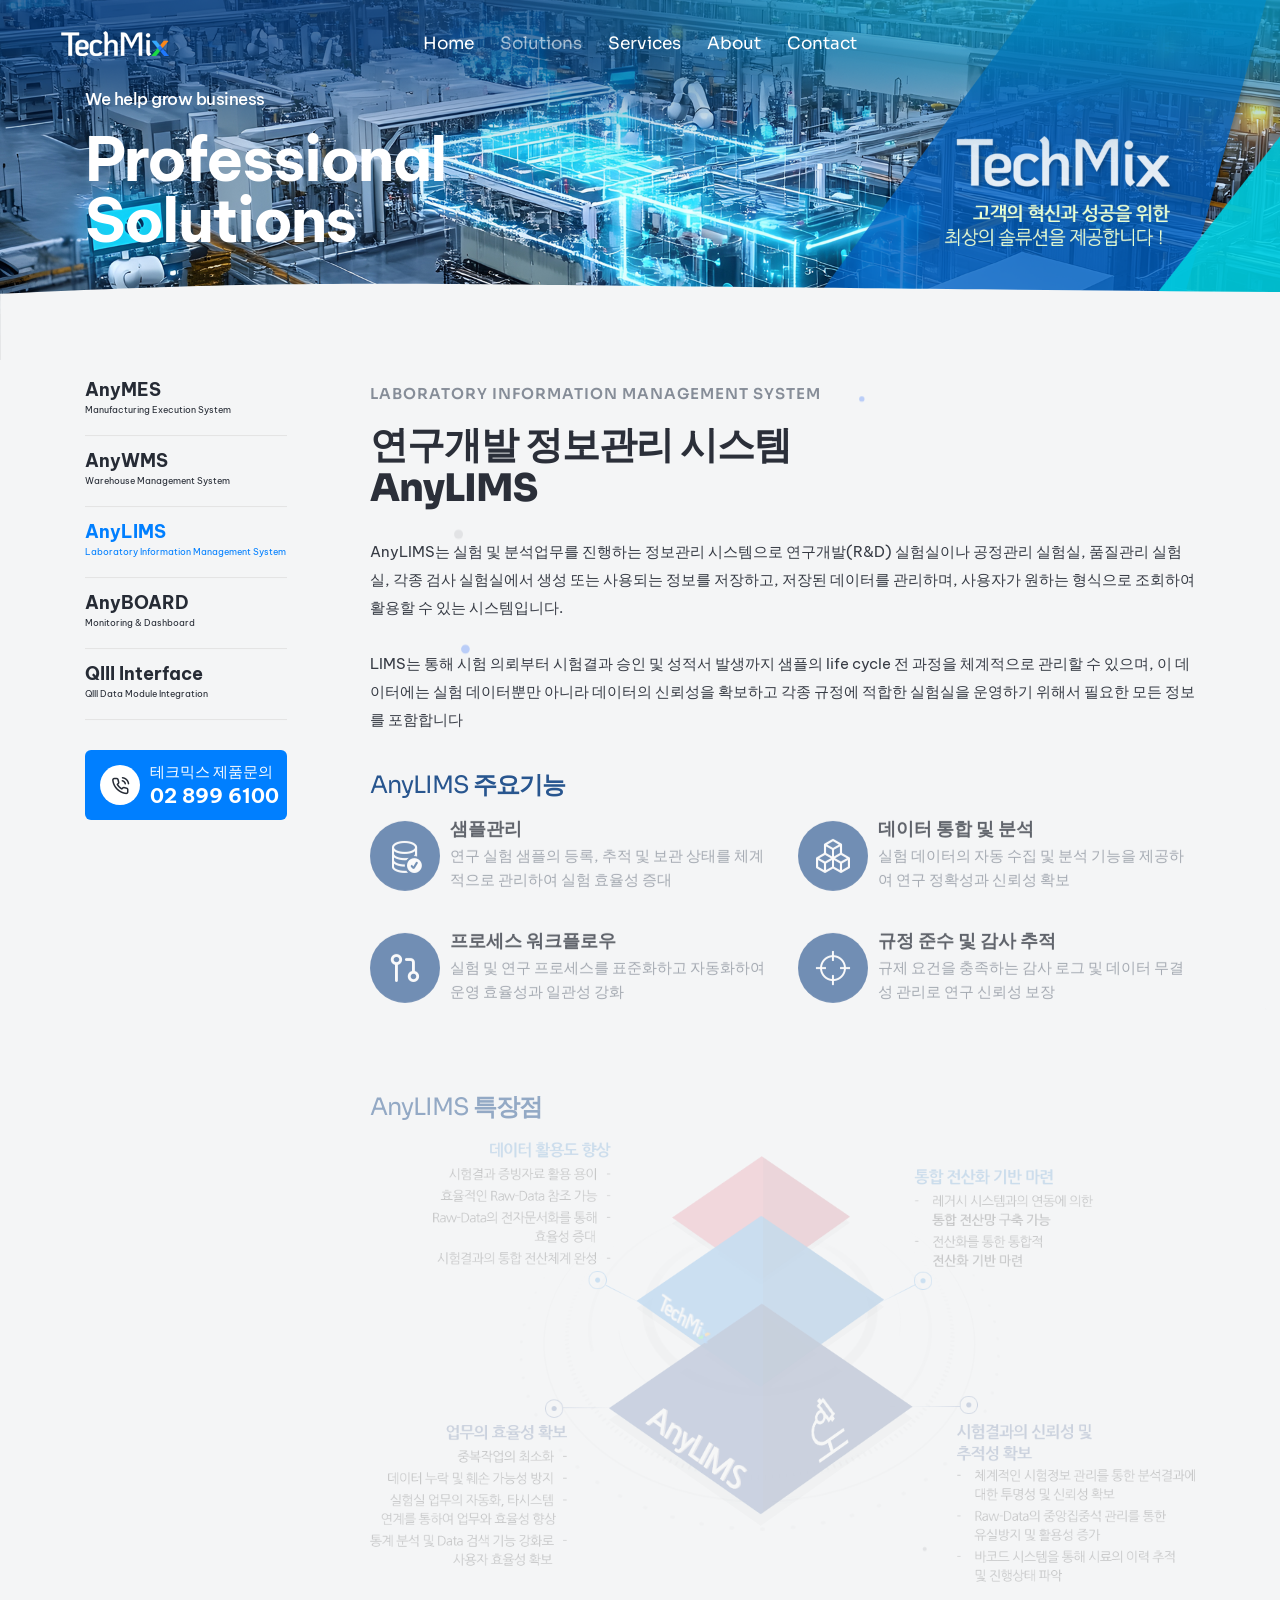
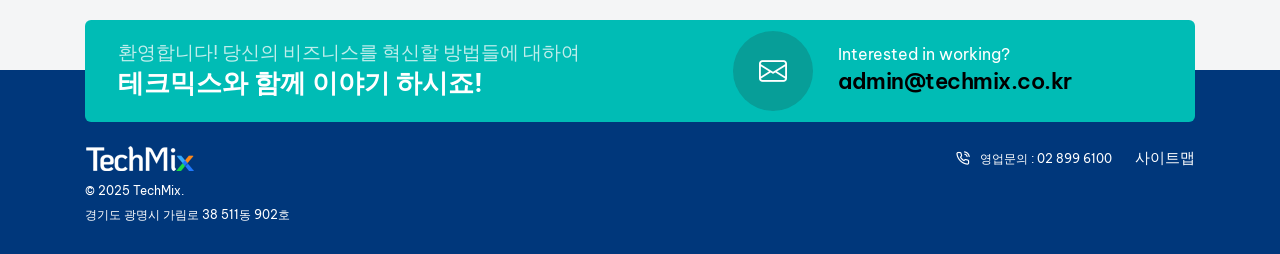
<file: solutions/anylims.html>
﻿<!doctype html>
<html class="no-js" lang="en">
    <head>
        <title>테크믹스 TechMix</title>
        <meta charset="utf-8">
        <meta http-equiv="X-UA-Compatible" content="IE=edge" />
        <meta name="author" content="테크믹스">
        <meta name="viewport" content="width=device-width,initial-scale=1.0" />
        <meta name="google-site-verification" content="LbxBjCWePerbiltFSG-Yi7Rg-KFTv3bO7X3UViPPkB0" />
        <meta name="naver-site-verification" content="22c898dd7f7201aa998e720ad3671b93d77de8cb" />
        <link rel="canonical" href="https://www.techmix.co.kr/" />
        <meta name="robots" content="index,follow" />
        <meta name="subject" content="테크믹스" />
        <meta name="title" content="테크믹스" />
        <meta name="author" content="테크믹스">
        <meta name="description" content="MES/POP, WMS, LIMS 솔루션 제공, 스마트 공장 컨설팅, 개발, 운영 서비 지원, 생산관리 솔루션 전문기업 테크믹스."/>
        <meta name="keywords" content="테크믹스, MES, WMS, LIMS, monitoring, board, 스마트공장, 스마트 인더스트리, 생산관리" />

        <meta property="og:type" content="website" />
        <meta property="og:rich_attachment" content="true" />
        <meta property="og:site_name" content="테크믹스" />
        <meta property="og:title" content="테크믹스" />
        <meta property="og:description" content="MES/POP, WMS, LIMS 솔루션 제공, 스마트 공장 컨설팅, 개발, 운영 서비 지원, 생산관리 솔루션 전문기업 테크믹스." />
        <meta property="og:image" content="https://www.techmix.co.kr/images/main-concept-mes.png" />
        <meta property="og:url" content="https://www.techmix.co.kr/" />

        <meta name="twitter:card" content="summary_large_image">
        <meta name="twitter:title" content="테크믹스" />
        <meta name="twitter:description" content="MES/POP, WMS, LIMS 솔루션 제공, 스마트 공장 컨설팅, 개발, 운영 서비 지원, 생산관리 솔루션 전문기업 테크믹스." />
        <meta name="twitter:image" content="https://www.techmix.co.kr/images/main-concept-mes.png" />
            
        <meta itemprop="name" content="테크믹스" />
        <meta itemprop="description" content="MES/POP, WMS, LIMS 솔루션 제공, 스마트 공장 컨설팅, 개발, 운영 서비 지원, 생산관리 솔루션 전문기업 테크믹스." />
        <meta itemprop="image" content="https://www.techmix.co.kr/images/main-concept-mes.png" />
        <!-- favicon icon -->
        <link rel="shortcut icon" href="../images/favicon.png">
        <link rel="apple-touch-icon" href="../images/apple-touch-icon-57x57.png">
        <link rel="apple-touch-icon" sizes="72x72" href="../images/apple-touch-icon-72x72.png">
        <link rel="apple-touch-icon" sizes="114x114" href="../images/apple-touch-icon-114x114.png">
        <!-- google fonts preconnect -->
        <link rel="preconnect" href="https://fonts.googleapis.com" crossorigin>
        <link rel="preconnect" href="https://fonts.gstatic.com" crossorigin>
        <!-- style sheets and font icons -->
        <link rel="stylesheet" href="../css/vendors.min.css"/>
        <link rel="stylesheet" href="../css/icon.min.css"/>
        <link rel="stylesheet" href="../css/style.css"/>
        <link rel="stylesheet" href="../css/responsive.css"/>
        <link rel="stylesheet" href="../css/business.css" />
        <link rel="stylesheet" href="../css/techmix.css" />
    </head>
    <body data-mobile-nav-style="classic" class="primary-bg-color">  
        <!-- start header -->
        <header> 
            <!-- start navigation -->
            <nav class="navbar navbar-expand-lg header-transparent bg-transparent header-reverse" data-header-hover="light">
                <div class="container-fluid">
                    <div class="col-auto col-xxl-3 col-lg-2 me-lg-0 me-auto">
                        <a class="navbar-brand" href="../index.html">
                            <img src="../images/demo-business-logo-white.png" data-at2x="../images/demo-business-logo-white@2x.png" alt="" class="default-logo">
                            <img src="../images/demo-business-logo-black.png" data-at2x="../images/demo-business-logo-black@2x.png" alt="" class="alt-logo">
                            <img src="../images/demo-business-logo-black.png" data-at2x="../images/demo-business-logo-black@2x.png" alt="" class="mobile-logo"> 
                        </a>
                    </div>
                    <div class="col-auto menu-order position-static">
                        <button class="navbar-toggler float-start" type="button" data-bs-toggle="collapse" data-bs-target="#navbarNav" aria-controls="navbarNav" aria-label="Toggle navigation">
                            <span class="navbar-toggler-line"></span>
                            <span class="navbar-toggler-line"></span>
                            <span class="navbar-toggler-line"></span>
                            <span class="navbar-toggler-line"></span>
                        </button>
                        <div class="collapse navbar-collapse" id="navbarNav"> 
                            <ul class="navbar-nav alt-font"> 
                                <li class="nav-item"><a href="../index.html" class="nav-link">Home</a></li>
                                <li class="nav-item dropdown dropdown-with-icon-style02">
                                    <a href="anymes.html" class="nav-link">Solutions</a>
                                    <i class="fa-solid fa-angle-down dropdown-toggle" id="navbarDropdownMenuLink" role="button" data-bs-toggle="dropdown" aria-expanded="false"></i>
                                    <ul class="dropdown-menu" aria-labelledby="navbarDropdownMenuLink"> 
                                        <li><a href="anymes.html"><i class="bi bi-laptop"></i>AnyMES</a></li>
                                        <li><a href="anywms.html"><i class="bi bi-laptop"></i>AnyWMS</a></li>
                                        <li><a href="anylims.html"><i class="bi bi-laptop"></i>AnyLIMS</a></li>
                                        <li><a href="anyboard.html"><i class="bi bi-laptop"></i>AnyBoard</a></li>
                                        <li><a href="anyq3.html"><i class="bi bi-laptop"></i>AnyQIII</a></li>
                                    </ul>
                                </li>
                                <li class="nav-item dropdown dropdown-with-icon-style02">
                                    <a href="../services/bizarea.html" class="nav-link">Services</a>
                                    <i class="fa-solid fa-angle-down dropdown-toggle" id="navbarDropdownMenuLink" role="button" data-bs-toggle="dropdown" aria-expanded="false"></i>
                                    <ul class="dropdown-menu" aria-labelledby="navbarDropdownMenuLink"> 
                                        <li><a href="../services/bizarea.html"><i class="bi bi-boxes"></i>사업분야</a></li>
                                        <li><a href="../services/biztrack.html"><i class="bi bi-boxes"></i>사업실적</a></li>
                                    </ul>
                                </li>
                                <li class="nav-item dropdown dropdown-with-icon-style02">
                                    <a href="../about/about.html" class="nav-link">About</a>
                                    <i class="fa-solid fa-angle-down dropdown-toggle" id="navbarDropdownMenuLink" role="button" data-bs-toggle="dropdown" aria-expanded="false"></i>
                                    <ul class="dropdown-menu" aria-labelledby="navbarDropdownMenuLink"> 
                                        <li><a href="../about/about.html"><i class="bi bi-buildings"></i>회사개요</a></li>
                                        <li><a href="../about/why.html"><i class="bi bi-buildings"></i>Why TechMix?</a></li>
                                        <li><a href="../about/clients.html"><i class="bi bi-buildings"></i>고객사</a></li>
                                        <li><a href="../about/notice.html"><i class="bi bi-buildings"></i>공지사항</a></li>
                                    </ul>
                                </li>
                                <li class="nav-item"><a href="../contact/contact.html" class="nav-link">Contact</a></li>
                            </ul>
                        </div>
                    </div>
                    <div class="col-auto col-xxl-3 col-lg-2 text-end d-none d-sm-flex">
                        <div class="header-icon">
                            <div class="d-none d-xxl-inline-block me-25px xxl-me-10px">
                                <div class="alt-font fs-15 xl-fs-13 widget-text fw-500">
                                    
                                    <a href="tel:1800222000" class="widget-text text-white-hover"><i class="bi bi-star me-10px"></i>즐겨찾기</a>
                                </div>
                            </div>
                        </div>  
                    </div>
                </div>
            </nav>
            <!-- end navigation -->
        </header>
        <!-- end header --> 

        <!-- start page title begin -->
        <section class="cover-background page-title-big-typography ipad-top-space-margin xs-py-0" style="background-image: url('../images/sub-concept-solutions.png')" data-anime='{ "opacity": [0, 1], "easing": "easeOutQuad" }'>
            <div class="shape-image-animation bottom-0 p-0 w-100 d-none d-md-block"> 
                <svg xmlns="http://www.w3.org/2000/svg" widht="3000" height="300" viewBox="0 180 2500 200" fill="#F4F5F6"> 
                <path class="st1" d="M 0 250 C 1200 400 1200 50 3000 250 L 3000 550 L 0 550 L 0 250">
                <animate
                    attributeName="d"
                    dur="5s"
                    values="M 0 250 C 1200 400 1200 50 3000 250 L 3000 550 L 0 550 L 0 250;
                            M 0 250 C 400 50 400 400 3000 250 L 3000 550 L 0 550 L 0 250;
                            M 0 250 C 1200 400 1200 50 3000 250 L 3000 550 L 0 550 L 0 250"
                    repeatCount="indefinite"
                    />
                </path>
                </svg>
            </div>
            <div class="container">
                <div class="row align-items-center extra-small-screen">
                    <div class="col-9 col-lg-5 col-sm-6 position-relative page-title-extra-small" data-anime='{ "el": "childs", "opacity": [0, 1], "translateX": [-50, 0], "duration": 800, "delay": 0, "staggervalue": 150, "easing": "easeOutQuad" }'>
                        <h1 class="mb-20px text-white fw-500 ls-minus-05px">We help grow business</h1>
                        <h2 class=" fw-700 text-white mb-0 ls-minus-2px">Professional Solutions</h2>
                    </div>
                </div>
            </div>
        </section>
        <!-- end page title end --> 

        <!-- start section 내용 -->  
        <section class="overlap-height position-relative">
            <div class="container overlap-gap-section">
                <div class="row">
                    <div class="col-lg-3 pe-6 order-2 order-lg-1 lg-pe-4 md-pe-15px" data-anime='{ "el": "childs", "translateY": [50, 0], "opacity": [0,1], "duration": 1200, "delay": 0, "staggervalue": 150, "easing": "easeOutQuad" }'>
                        <div class="position-sticky top-80px lg-top-40px">
                            <div class="mb-30px">
                                <ul class="p-0 m-0 list-style-02 fs-18 fw-500">
                                    <li class="pb-15px mb-15px border-bottom border-color-extra-medium-gray">
                                        <a href="anymes.html" class="text-dark-gray text-base-color-hover fw-700 lh-20">
                                            AnyMES
                                            <span class="d-block fs-9 fw-400">Manufacturing Execution System</span>
                                        </a>
                                    </li>
                                    <li class="pb-15px mb-15px border-bottom border-color-extra-medium-gray">
                                        <a href="anywms.html" class="text-dark-gray text-base-color-hover fw-700 lh-20">
                                            AnyWMS
                                            <span class="d-block fs-9 fw-400">Warehouse Management System</span>
                                        </a>
                                    </li>
                                    <li class="pb-15px mb-15px border-bottom border-color-extra-medium-gray">
                                        <a href="anylims.html" class="text-base-color text-base-color-hover fw-700 lh-20">
                                            AnyLIMS
                                            <span class="d-block fs-9 fw-400">Laboratory Information Management System</span>
                                        </a>
                                    </li>
                                    <li class="pb-15px mb-15px border-bottom border-color-extra-medium-gray">
                                        <a href="anyboard.html" class="text-dark-gray text-base-color-hover fw-700 lh-20">
                                            AnyBOARD
                                            <span class="d-block fs-9 fw-400">Monitoring & Dashboard</span>
                                        </a>
                                    </li>
                                    <li class="pb-15px mb-15px border-bottom border-color-extra-medium-gray">
                                        <a href="anyq3.html" class="text-dark-gray text-base-color-hover fw-700 lh-20">
                                            QIII Interface
                                            <span class="d-block fs-9 fw-400">QIII Data Module Integration</span>
                                        </a>
                                    </li>
                                </ul>
                            </div>
                            <div class="bg-base-color border-radius-6px ps-15px pb-10px pt-10px lg-ps-10px mb-10px">
                                <div class="feature-box feature-box-left-icon-middle">
                                    <div class="feature-box-icon feature-box-icon-rounded w-40px h-40px me-10px lg-me-10px rounded-circle bg-white">
                                        <i class="feather icon-feather-phone-call icon-small text-dark-gray"></i>
                                    </div>
                                    <div class="feature-box-content last-paragraph-no-margin text-white lh-24">
                                        <span class="d-block">테크믹스 제품문의</span>
                                        <a href="tel:028996100" class="text-dark-gray fs-20 fw-700">02 899 6100</a>
                                    </div>
                                </div>
                            </div>
                        </div>
                    </div>
                    <div class="col-lg-9 order-1 order-lg-2 md-mb-50px" data-anime='{ "el": "childs", "translateY": [50, 0], "opacity": [0,1], "duration": 1200, "delay": 0, "staggervalue": 150, "easing": "easeOutQuad" }'>
                        <!-- description begin-->
                        <span class="alt-font text-uppercase fw-600 mb-15px d-inline-block ls-1px">Laboratory Information Management System</span>
                        <h4 class="alt-font fw-600 text-dark-gray ls-minus-1px shadow-none" data-shadow-animation="true" data-animation-delay="1500">연구개발 정보관리 시스템</br>
                            <span class="text-highlight fw-800">AnyLIMS<span class="bg-gradient-emerald-blue-emerald-green h-8px bottom-10px opacity-6 separator-animation"></span></span></h4>
                        <p class="mb-35px sm-mb-25px text-dark-gray">AnyLIMS는 실험 및 분석업무를 진행하는 정보관리 시스템으로 연구개발(R&D) 실험실이나 공정관리 실험실, 품질관리 실험실, 각종 검사 실험실에서 생성 또는 사용되는 정보를 저장하고, 저장된 데이터를 관리하며, 사용자가 원하는 형식으로 조회하여 활용할 수 있는 시스템입니다.</br></br> 
                            LIMS는 통해 시험 의뢰부터 시험결과 승인 및 성적서 발생까지 샘플의 life cycle 전 과정을 체계적으로 관리할 수 있으며,
                            이 데이터에는 실험 데이터뿐만 아니라 데이터의 신뢰성을 확보하고 각종 규정에 적합한 실험실을 운영하기 위해서 필요한 모든 정보를 포함합니다</p> 
                        <!-- 제품 주요기능 12개 begin -->
                        <h6 class="alt-font text-medium-slate-blue ls-minus-1px shadow-none mb-10px" data-shadow-animation="true" data-animation-delay="1500">
                            AnyLIMS <span class="text-highlight fw-700">주요기능<span class="bg-gradient-emerald-blue-emerald-green h-7px bottom-5px opacity-6 separator-animation"></span></span>
                        </h6>
                        <div class="row row-cols-1 row-cols-xl-2 row-cols-lg-2 row-cols-md-2 justify-content-center">                  
                            <!-- start features box item -->
                            <div class="col icon-with-text-style-08 lg-mb-30px sm-mb-20px mb-30px">
                                <div class="feature-box feature-box-left-icon-middle">
                                    <div class="feature-box-icon hover-box dark-hover feature-box-icon-rounded w-70px h-70px rounded-circle bg-medium-slate-blue opacity-medium">
                                        <i class="bi bi-database-check icon-medium text-white"></i>
                                        <div class="feature-box-icon-hover bg-dark-gray rounded-circle"></div>
                                    </div>
                                    <div class="feature-box-content last-paragraph-no-margin">
                                        <span class="d-inline-block fs-18 fw-600 text-dark-gray">샘플관리</span>
                                        <p class="fs-15 lh-24 mb-5px">연구 실험 샘플의 등록, 추적 및 보관 상태를 체계적으로 관리하여 실험 효율성 증대</p>
                                    </div>
                                </div>
                            </div>
                            <!-- end features box item -->
                            <!-- start features box item -->
                            <div class="col icon-with-text-style-08 lg-mb-30px sm-mb-20px mb-30px">
                                <div class="feature-box feature-box-left-icon-middle">
                                    <div class="feature-box-icon hover-box dark-hover feature-box-icon-rounded w-70px h-70px rounded-circle bg-medium-slate-blue opacity-medium">
                                        <i class="bi bi-boxes icon-medium text-white"></i>
                                        <div class="feature-box-icon-hover bg-dark-gray rounded-circle"></div>
                                    </div>
                                    <div class="feature-box-content last-paragraph-no-margin">
                                        <span class="d-inline-block fs-18 fw-600 text-dark-gray">데이터 통합 및 분석</span>
                                        <p class="fs-15 lh-24 mb-5px">실험 데이터의 자동 수집 및 분석 기능을 제공하여 연구 정확성과 신뢰성 확보</p>
                                    </div>
                                </div>
                            </div>
                            <!-- end features box item -->

                            <!-- start features box item -->
                            <div class="col icon-with-text-style-08 lg-mb-30px sm-mb-20px mb-30px">
                                <div class="feature-box feature-box-left-icon-middle">
                                    <div class="feature-box-icon hover-box dark-hover feature-box-icon-rounded w-70px h-70px rounded-circle bg-medium-slate-blue opacity-medium">
                                        <i class="feather icon-feather-git-pull-request icon-medium text-white"></i>
                                        <div class="feature-box-icon-hover bg-dark-gray rounded-circle"></div>
                                    </div>
                                    <div class="feature-box-content last-paragraph-no-margin">
                                        <span class="d-inline-block fs-18 fw-600 text-dark-gray">프로세스 워크플로우</span>
                                        <p class="fs-15 lh-24 mb-5px">실험 및 연구 프로세스를 표준화하고 자동화하여 운영 효율성과 일관성 강화</p>
                                    </div>
                                </div>
                            </div>
                            <!-- end features box item -->
                            <!-- start features box item -->
                            <div class="col icon-with-text-style-08 lg-mb-30px sm-mb-20px mb-30px">
                                <div class="feature-box feature-box-left-icon-middle">
                                    <div class="feature-box-icon hover-box dark-hover feature-box-icon-rounded w-70px h-70px rounded-circle bg-medium-slate-blue opacity-medium">
                                        <i class="ti-target icon-medium text-white"></i>
                                        <div class="feature-box-icon-hover bg-dark-gray rounded-circle"></div>
                                    </div>
                                    <div class="feature-box-content last-paragraph-no-margin">
                                        <span class="d-inline-block fs-18 fw-600 text-dark-gray">규정 준수 및 감사 추적</span>
                                        <p class="fs-15 lh-24 mb-5px">규제 요건을 충족하는 감사 로그 및 데이터 무결성 관리로 연구 신뢰성 보장</p>
                                    </div>
                                </div>
                            </div>
                            <!-- end features box item -->
                        </div>
                        <!-- 제품 주요기능 12개 end -->
                        <div id="particles-01" data-particle="true" data-particle-options='{"particles": {"number": {"value": 5,"density": {"enable": true,"value_area": 1000}},"color":{"value":["#b7b9be", "#296bfd"]},"shape": {"type": "circle","stroke":{"width":0,"color":"#000000"}},"opacity": {"value": 0.5,"random": false,"anim": {"enable": false,"speed": 1,"sync": false}},"size": {"value": 8,"random": true,"anim": {"enable": false,"sync": true}},"move": {"enable": true,"speed":2,"direction": "right","random": false,"straight": false}},"interactivity": {"detect_on": "canvas","events": {"onhover": {"enable": false,"mode": "repulse"},"onclick": {"enable": false,"mode": "push"},"resize": true}},"retina_detect": false}' class="position-absolute h-100 top-0 left-0 z-index-minus-1"></div>
                        <!-- 제품 특장점 begin -->
                        <h6 class="alt-font text-medium-slate-blue ls-minus-1px shadow-none mt-40px mb-10px" data-shadow-animation="true" data-animation-delay="1500">
                            AnyLIMS <span class="text-highlight fw-700">특장점<span class="bg-gradient-emerald-blue-emerald-green h-7px bottom-5px opacity-6 separator-animation"></span></span>
                        </h6>
                        <img src="../images/solution-lims.png"/>
                        <!-- 제품 특장점 end -->
                    </div>
                </div>
            </div>
        </section>
        <!-- end section 내용 -->

        <!-- start footer -->
        <footer class="pt-2 pb-2 sm-pt-20px sm-pb-25px footer-dark bg-medium-slate-blue mt-3"> 
            <div class="container overlap-section">
                <div class="row g-0 justify-content-center align-items-center secondary-bg-focus-color border-radius-6px ps-3 pe-2 pt-1 pb-1 lg-p-15px sm-p-10px mb-2">
                    <div class="col-lg-6 col-md-9 text-center text-lg-start md-mb-20px">
                        <span class="text-white fs-19 lh-24 mb-5px d-block fw-400 opacity75">환영합니다! 당신의 비즈니스를 혁신할 방법들에 대하여</span>
                        <span class="text-white fs-26 lh-28 mb-5px d-block fw-700">테크믹스와 함께 이야기 하시죠!</span>
                    </div>
                    <div class="col-auto col-lg-5 icon-with-text-style-08 offset-lg-1">
                        <div class="feature-box feature-box-left-icon-middle overflow-hidden">
                            <div class="feature-box-icon feature-box-icon-rounded w-80px h-80px rounded-circle bg-dark-gray-transparent-light me-25px lg-me-20px">
                                <i class="bi bi-envelope icon-very-medium text-white"></i>
                            </div>
                            <div class="feature-box-content last-paragraph-no-margin">
                                <span class="text-white fs-16 lh-20 mb-5px d-block">Interested in working?</span>
                                <h6 class="d-inline-block fw-600 mb-0 fs-22"><a href="mailto:admin@techmix.co.kr" class="text-black text-white-hover">admin@techmix.co.kr</a></h6> 
                            </div>
                        </div>
                    </div>
                </div>
            </div>
            <div class="container">
                <div class="row">
                    <!-- start footer left column -->
                    <div class="col-lg-6 col-sm-6 last-paragraph-no-margin order-5 order-sm-4 order-lg-1 text-center text-sm-start">
                        <a href="../index.html" class="footer-logo mb-10px d-block d-lg-inline-block"><img src="../images/demo-business-logo-white.png" data-at2x="/images/demo-business-logo-white@2x.png" alt=""></a>
                        <p class="lh-18 fs-12 text-white mb-0px">&COPY;  2025 TechMix.</p>
                        <p class="w-90 sm-w-100 d-inline-block mb-0px fs-12 lh-18 text-white">경기도 광명시 가림로 38 511동 902호</p>
                    </div>
                    <!-- end footer left column -->
                    <!-- start footer right column -->
                    <div class="col-lg-6 col-sm-6 md-mb-20px sm-mb-5px order-2 order-lg-3 text-end">
                        <i class="feather icon-feather-phone-call icon-very-small text-white me-10px"></i><a href="tel:28996100" class="text-white fs-12 lh-22 me-20px">영업문의 : 02 899 6100</a>
                        <a href="../sitemap.html"><span class="alt-font d-inline-block text-white mb-0px">사이트맵</span></a>
                    </div>
                    <!-- end footer right column -->
                </div>
            </div> 
        </footer>
        <!-- end footer -->
         <!-- start scroll progress -->
        <div class="scroll-progress d-none d-xxl-block">
          <a href="#" class="scroll-top" aria-label="scroll">
            <span class="scroll-text">Scroll</span><span class="scroll-line"><span class="scroll-point"></span></span>
          </a>
        </div>
        <!-- end scroll progress -->
        <!-- javascript libraries -->
        <script type="text/javascript" src="../js/jquery.js"></script>
        <script type="text/javascript" src="../js/vendors.min.js"></script>
        <script type="text/javascript" src="../js/main.js"></script>
    </body>
</html>
</file>
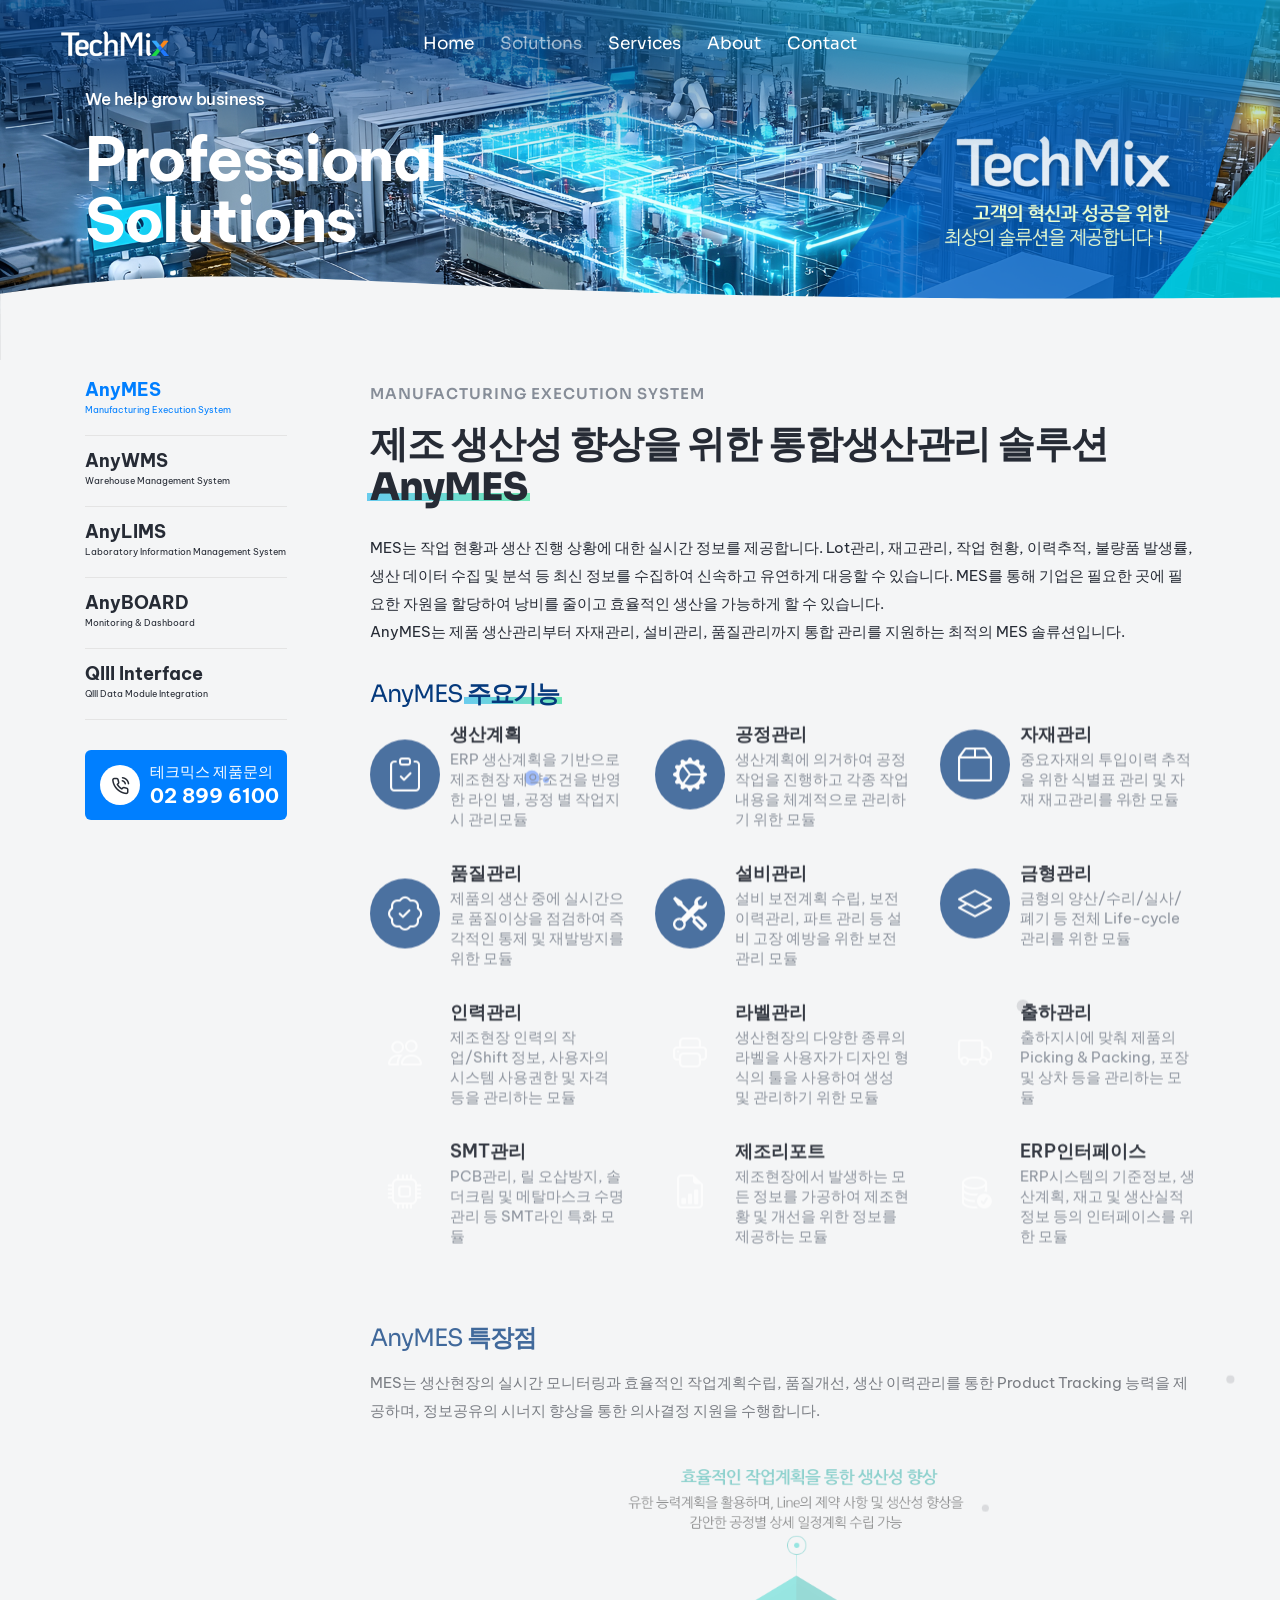
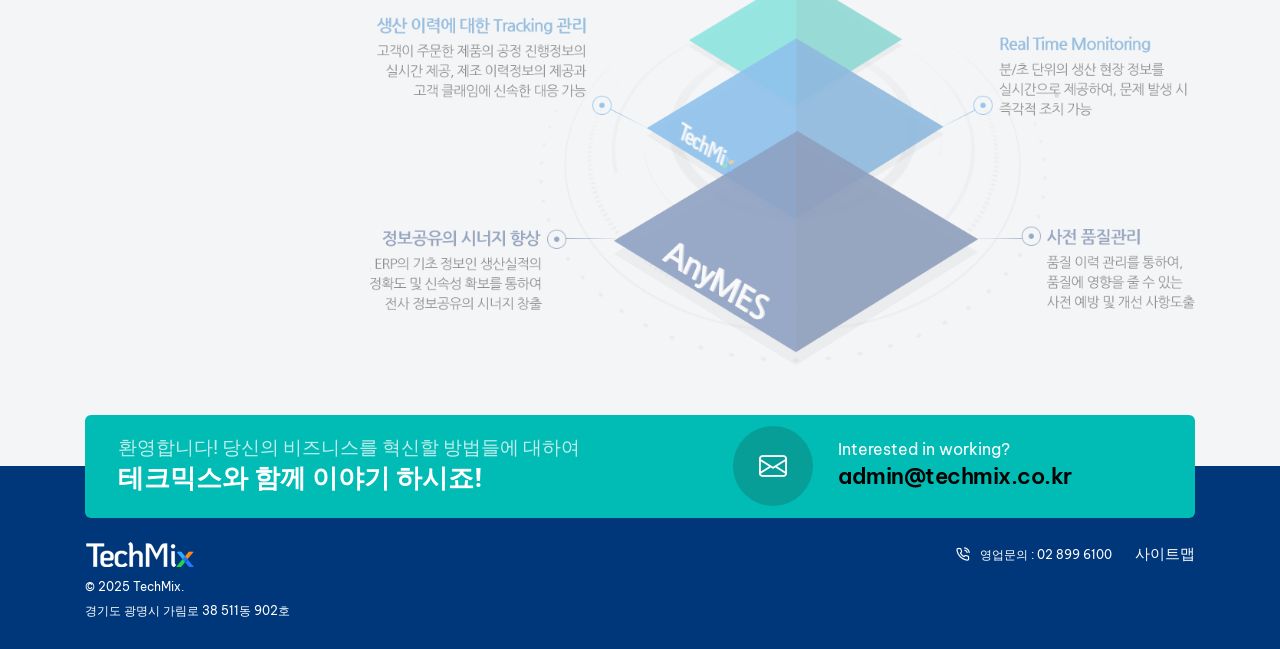
<file: solutions/anymes.html>
﻿<!doctype html>
<html class="no-js" lang="en">
    <head>
        <title>테크믹스 TechMix</title>
        <meta charset="utf-8">
        <meta http-equiv="X-UA-Compatible" content="IE=edge" />
        <meta name="author" content="테크믹스">
        <meta name="viewport" content="width=device-width,initial-scale=1.0" />
        <meta name="google-site-verification" content="LbxBjCWePerbiltFSG-Yi7Rg-KFTv3bO7X3UViPPkB0" />
        <meta name="naver-site-verification" content="22c898dd7f7201aa998e720ad3671b93d77de8cb" />
        <link rel="canonical" href="https://www.techmix.co.kr/" />
        <meta name="robots" content="index,follow" />
        <meta name="subject" content="테크믹스" />
        <meta name="title" content="테크믹스" />
        <meta name="author" content="테크믹스">
        <meta name="description" content="MES/POP, WMS, LIMS 솔루션 제공, 스마트 공장 컨설팅, 개발, 운영 서비 지원, 생산관리 솔루션 전문기업 테크믹스."/>
        <meta name="keywords" content="테크믹스, MES, WMS, LIMS, monitoring, board, 스마트공장, 스마트 인더스트리, 생산관리" />

        <meta property="og:type" content="website" />
        <meta property="og:rich_attachment" content="true" />
        <meta property="og:site_name" content="테크믹스" />
        <meta property="og:title" content="테크믹스" />
        <meta property="og:description" content="MES/POP, WMS, LIMS 솔루션 제공, 스마트 공장 컨설팅, 개발, 운영 서비 지원, 생산관리 솔루션 전문기업 테크믹스." />
        <meta property="og:image" content="https://www.techmix.co.kr/images/main-concept-mes.png" />
        <meta property="og:url" content="https://www.techmix.co.kr/" />

        <meta name="twitter:card" content="summary_large_image">
        <meta name="twitter:title" content="테크믹스" />
        <meta name="twitter:description" content="MES/POP, WMS, LIMS 솔루션 제공, 스마트 공장 컨설팅, 개발, 운영 서비 지원, 생산관리 솔루션 전문기업 테크믹스." />
        <meta name="twitter:image" content="https://www.techmix.co.kr/images/main-concept-mes.png" />
            
        <meta itemprop="name" content="테크믹스" />
        <meta itemprop="description" content="MES/POP, WMS, LIMS 솔루션 제공, 스마트 공장 컨설팅, 개발, 운영 서비 지원, 생산관리 솔루션 전문기업 테크믹스." />
        <meta itemprop="image" content="https://www.techmix.co.kr/images/main-concept-mes.png" />
        <!-- favicon icon -->
        <link rel="shortcut icon" href="../images/favicon.png">
        <link rel="apple-touch-icon" href="../images/apple-touch-icon-57x57.png">
        <link rel="apple-touch-icon" sizes="72x72" href="../images/apple-touch-icon-72x72.png">
        <link rel="apple-touch-icon" sizes="114x114" href="../images/apple-touch-icon-114x114.png">
        <!-- google fonts preconnect -->
        <link rel="preconnect" href="https://fonts.googleapis.com" crossorigin>
        <link rel="preconnect" href="https://fonts.gstatic.com" crossorigin>
        <!-- style sheets and font icons -->
        <link rel="stylesheet" href="../css/vendors.min.css"/>
        <link rel="stylesheet" href="../css/icon.min.css"/>
        <link rel="stylesheet" href="../css/style.css"/>
        <link rel="stylesheet" href="../css/responsive.css"/>
        <link rel="stylesheet" href="../css/business.css" />
        <link rel="stylesheet" href="../css/techmix.css" />
    </head>
    <body data-mobile-nav-style="classic" class="primary-bg-color">  
        <!-- start header -->
        <header> 
            <!-- start navigation -->
            <nav class="navbar navbar-expand-lg header-transparent bg-transparent header-reverse" data-header-hover="light">
                <div class="container-fluid">
                    <div class="col-auto col-xxl-3 col-lg-2 me-lg-0 me-auto">
                        <a class="navbar-brand" href="../index.html">
                            <img src="../images/demo-business-logo-white.png" data-at2x="../images/demo-business-logo-white@2x.png" alt="" class="default-logo">
                            <img src="../images/demo-business-logo-black.png" data-at2x="../images/demo-business-logo-black@2x.png" alt="" class="alt-logo">
                            <img src="../images/demo-business-logo-black.png" data-at2x="../images/demo-business-logo-black@2x.png" alt="" class="mobile-logo"> 
                        </a>
                    </div>
                    <div class="col-auto menu-order position-static">
                        <button class="navbar-toggler float-start" type="button" data-bs-toggle="collapse" data-bs-target="#navbarNav" aria-controls="navbarNav" aria-label="Toggle navigation">
                            <span class="navbar-toggler-line"></span>
                            <span class="navbar-toggler-line"></span>
                            <span class="navbar-toggler-line"></span>
                            <span class="navbar-toggler-line"></span>
                        </button>
                        <div class="collapse navbar-collapse" id="navbarNav"> 
                            <ul class="navbar-nav alt-font"> 
                                <li class="nav-item"><a href="../index.html" class="nav-link">Home</a></li>
                                <li class="nav-item dropdown dropdown-with-icon-style02">
                                    <a href="anymes.html" class="nav-link">Solutions</a>
                                    <i class="fa-solid fa-angle-down dropdown-toggle" id="navbarDropdownMenuLink" role="button" data-bs-toggle="dropdown" aria-expanded="false"></i>
                                    <ul class="dropdown-menu" aria-labelledby="navbarDropdownMenuLink"> 
                                        <li><a href="anymes.html"><i class="bi bi-laptop"></i>AnyMES</a></li>
                                        <li><a href="anywms.html"><i class="bi bi-laptop"></i>AnyWMS</a></li>
                                        <li><a href="anylims.html"><i class="bi bi-laptop"></i>AnyLIMS</a></li>
                                        <li><a href="anyboard.html"><i class="bi bi-laptop"></i>AnyBoard</a></li>
                                        <li><a href="anyq3.html"><i class="bi bi-laptop"></i>AnyQIII</a></li>
                                    </ul>
                                </li>
                                <li class="nav-item dropdown dropdown-with-icon-style02">
                                    <a href="../services/bizarea.html" class="nav-link">Services</a>
                                    <i class="fa-solid fa-angle-down dropdown-toggle" id="navbarDropdownMenuLink" role="button" data-bs-toggle="dropdown" aria-expanded="false"></i>
                                    <ul class="dropdown-menu" aria-labelledby="navbarDropdownMenuLink"> 
                                        <li><a href="../services/bizarea.html"><i class="bi bi-boxes"></i>사업분야</a></li>
                                        <li><a href="../services/biztrack.html"><i class="bi bi-boxes"></i>사업실적</a></li>
                                    </ul>
                                </li>
                                <li class="nav-item dropdown dropdown-with-icon-style02">
                                    <a href="../about/about.html" class="nav-link">About</a>
                                    <i class="fa-solid fa-angle-down dropdown-toggle" id="navbarDropdownMenuLink" role="button" data-bs-toggle="dropdown" aria-expanded="false"></i>
                                    <ul class="dropdown-menu" aria-labelledby="navbarDropdownMenuLink"> 
                                        <li><a href="../about/about.html"><i class="bi bi-buildings"></i>회사개요</a></li>
                                        <li><a href="../about/why.html"><i class="bi bi-buildings"></i>Why TechMix?</a></li>
                                        <li><a href="../about/clients.html"><i class="bi bi-buildings"></i>고객사</a></li>
                                        <li><a href="../about/notice.html"><i class="bi bi-buildings"></i>공지사항</a></li>
                                    </ul>
                                </li>
                                <li class="nav-item"><a href="../contact/contact.html" class="nav-link">Contact</a></li>
                            </ul>
                        </div>
                    </div>
                    <div class="col-auto col-xxl-3 col-lg-2 text-end d-none d-sm-flex">
                        <div class="header-icon">
                            <div class="d-none d-xxl-inline-block me-25px xxl-me-10px">
                                <div class="alt-font fs-15 xl-fs-13 widget-text fw-500">
                                    
                                    <a href="tel:1800222000" class="widget-text text-white-hover"><i class="bi bi-star me-10px"></i>즐겨찾기</a>
                                </div>
                            </div>
                        </div>  
                    </div>
                </div>
            </nav>
            <!-- end navigation -->
        </header>
        <!-- end header --> 

        <!-- start page title begin -->
        <section class="cover-background page-title-big-typography ipad-top-space-margin xs-py-0" style="background-image: url('../images/sub-concept-solutions.png')" data-anime='{ "opacity": [0, 1], "easing": "easeOutQuad" }'>
            <div class="shape-image-animation bottom-0 p-0 w-100 d-none d-md-block"> 
                <svg xmlns="http://www.w3.org/2000/svg" widht="3000" height="300" viewBox="0 180 2500 200" fill="#F4F5F6"> 
                <path class="st1" d="M 0 250 C 1200 400 1200 50 3000 250 L 3000 550 L 0 550 L 0 250">
                <animate
                    attributeName="d"
                    dur="5s"
                    values="M 0 250 C 1200 400 1200 50 3000 250 L 3000 550 L 0 550 L 0 250;
                            M 0 250 C 400 50 400 400 3000 250 L 3000 550 L 0 550 L 0 250;
                            M 0 250 C 1200 400 1200 50 3000 250 L 3000 550 L 0 550 L 0 250"
                    repeatCount="indefinite"
                    />
                </path>
                </svg>
            </div>
            <div class="container">
                <div class="row align-items-center extra-small-screen">
                    <div class="col-9 col-lg-5 col-sm-6 position-relative page-title-extra-small" data-anime='{ "el": "childs", "opacity": [0, 1], "translateX": [-50, 0], "duration": 800, "delay": 0, "staggervalue": 150, "easing": "easeOutQuad" }'>
                        <h1 class="mb-20px text-white fw-500 ls-minus-05px">We help grow business</h1>
                        <h2 class=" fw-700 text-white mb-0 ls-minus-2px">Professional Solutions</h2>
                    </div>
                </div>
            </div>
        </section>
        <!-- end page title end --> 

        <!-- start section 내용 -->  
        <section class="overlap-height position-relative">
            <div class="container overlap-gap-section">
                <div class="row">
                    <div class="col-lg-3 pe-6 order-2 order-lg-1 lg-pe-4 md-pe-15px" data-anime='{ "el": "childs", "translateY": [50, 0], "opacity": [0,1], "duration": 1200, "delay": 0, "staggervalue": 150, "easing": "easeOutQuad" }'>
                        <div class="position-sticky top-80px lg-top-40px">
                            <div class="mb-30px">
                                <ul class="p-0 m-0 list-style-02 fs-18 fw-500">
                                    <li class="pb-15px mb-15px border-bottom border-color-extra-medium-gray">
                                        <a href="anymes.html" class="text-base-color text-base-color-hover fw-700 lh-20">
                                            AnyMES
                                            <span class="d-block fs-9 fw-400">Manufacturing Execution System</span>
                                        </a>
                                    </li>
                                    <li class="pb-15px mb-15px border-bottom border-color-extra-medium-gray">
                                        <a href="anywms.html" class="text-dark-gray text-base-color-hover fw-700 lh-20">
                                            AnyWMS
                                            <span class="d-block fs-9 fw-400">Warehouse Management System</span>
                                        </a>
                                    </li>
                                    <li class="pb-15px mb-15px border-bottom border-color-extra-medium-gray">
                                        <a href="anylims.html" class="text-dark-gray text-base-color-hover fw-700 lh-20">
                                            AnyLIMS
                                            <span class="d-block fs-9 fw-400">Laboratory Information Management System</span>
                                        </a>
                                    </li>
                                    <li class="pb-15px mb-15px border-bottom border-color-extra-medium-gray">
                                        <a href="anyboard.html" class="text-dark-gray text-base-color-hover fw-700 lh-20">
                                            AnyBOARD
                                            <span class="d-block fs-9 fw-400">Monitoring & Dashboard</span>
                                        </a>
                                    </li>
                                    <li class="pb-15px mb-15px border-bottom border-color-extra-medium-gray">
                                        <a href="anyq3.html" class="text-dark-gray text-base-color-hover fw-700 lh-20">
                                            QIII Interface
                                            <span class="d-block fs-9 fw-400">QIII Data Module Integration</span>
                                        </a>
                                    </li>
                                </ul>
                            </div>
                            <div class="bg-base-color border-radius-6px ps-15px pb-10px pt-10px lg-ps-10px mb-10px">
                                <div class="feature-box feature-box-left-icon-middle">
                                    <div class="feature-box-icon feature-box-icon-rounded w-40px h-40px me-10px lg-me-10px rounded-circle bg-white">
                                        <i class="feather icon-feather-phone-call icon-small text-dark-gray"></i>
                                    </div>
                                    <div class="feature-box-content last-paragraph-no-margin text-white lh-24">
                                        <span class="d-block">테크믹스 제품문의</span>
                                        <a href="tel:028996100" class="text-dark-gray fs-20 fw-700">02 899 6100</a>
                                    </div>
                                </div>
                            </div>
                        </div>
                    </div>
                    <div class="col-lg-9 order-1 order-lg-2 md-mb-50px" data-anime='{ "el": "childs", "translateY": [50, 0], "opacity": [0,1], "duration": 1200, "delay": 0, "staggervalue": 150, "easing": "easeOutQuad" }'>
                        <!-- description begin-->
                        <span class="alt-font text-uppercase fw-600 mb-15px d-inline-block ls-1px">Manufacturing Execution System</span>
                        <h4 class="alt-font fw-600 text-dark-gray ls-minus-1px shadow-none" data-shadow-animation="true" data-animation-delay="1500">제조 생산성 향상을 위한 통합생산관리 솔루션</br>
                            <span class="text-highlight fw-800">AnyMES<span class="bg-gradient-emerald-blue-emerald-green h-8px bottom-10px opacity-6 separator-animation"></span></span></h4>
                        <p class="mb-35px sm-mb-25px text-dark-gray">MES는 작업 현황과 생산 진행 상황에 대한 실시간 정보를 제공합니다. Lot관리, 재고관리, 작업 현황, 이력추적, 불량품 발생률, 생산 데이터 수집 및 분석 등 최신 정보를 수집하여 신속하고 유연하게 대응할 수 있습니다. MES를 통해 기업은 필요한 곳에 필요한 자원을 할당하여 낭비를 줄이고 효율적인 생산을 가능하게 할 수 있습니다.</br>
                            AnyMES는 제품 생산관리부터 자재관리, 설비관리, 품질관리까지 통합 관리를 지원하는 최적의 MES 솔류션입니다.
                        </p> 
                        <!-- 제품 주요기능 12개 begin -->
                        <h6 class="alt-font text-medium-slate-blue ls-minus-1px shadow-none mb-10px" data-shadow-animation="true" data-animation-delay="1500">
                            AnyMES <span class="text-highlight fw-700">주요기능<span class="bg-gradient-emerald-blue-emerald-green h-7px bottom-5px opacity-6 separator-animation"></span></span>
                        </h6>
                        <div class="row row-cols-1 row-cols-xl-3 row-cols-lg-2 row-cols-md-2 justify-content-center">                  
                            <!-- start features box item -->
                            <div class="col icon-with-text-style-08 lg-mb-30px sm-mb-20px mb-30px">
                                <div class="feature-box feature-box-left-icon-middle">
                                    <div class="feature-box-icon hover-box dark-hover feature-box-icon-rounded w-70px h-70px rounded-circle bg-medium-slate-blue opacity-medium">
                                        <i class="bi bi-clipboard-check icon-medium text-white"></i>
                                        <div class="feature-box-icon-hover bg-dark-gray rounded-circle"></div>
                                    </div>
                                    <div class="feature-box-content last-paragraph-no-margin">
                                        <span class="d-inline-block fs-18 fw-600 text-dark-gray">생산계획</span>
                                        <p class="fs-15 lh-20">ERP 생산계획을 기반으로 제조현장 제약조건을 반영한 라인 별, 공정 별 작업지시 관리모듈</p>
                                    </div>
                                </div>
                            </div>
                            <!-- end features box item -->
                            <!-- start features box item -->
                            <div class="col icon-with-text-style-08 lg-mb-30px sm-mb-20px mb-30px">
                                <div class="feature-box feature-box-left-icon-middle">
                                    <div class="feature-box-icon hover-box dark-hover feature-box-icon-rounded w-70px h-70px rounded-circle bg-medium-slate-blue opacity-medium">
                                        <i class="bi bi-gear-wide-connected icon-medium text-white"></i>
                                        <div class="feature-box-icon-hover bg-dark-gray rounded-circle"></div>
                                    </div>
                                    <div class="feature-box-content last-paragraph-no-margin">
                                        <span class="d-inline-block fs-18 fw-600 text-dark-gray">공정관리</span>
                                        <p class="fs-15 lh-20">생산계획에 의거하여 공정작업을 진행하고 각종 작업내용을 체계적으로 관리하기 위한 모듈</p>
                                    </div>
                                </div>
                            </div>
                            <!-- end features box item -->
                            <!-- start features box item -->
                            <div class="col icon-with-text-style-08 lg-mb-30px sm-mb-20px mb-30px">
                                <div class="feature-box feature-box-left-icon-middle">
                                    <div class="feature-box-icon hover-box dark-hover feature-box-icon-rounded w-70px h-70px rounded-circle bg-medium-slate-blue opacity-medium">
                                        <i class="bi bi-box2 icon-medium text-white"></i>
                                        <div class="feature-box-icon-hover bg-dark-gray rounded-circle"></div>
                                    </div>
                                    <div class="feature-box-content last-paragraph-no-margin">
                                        <span class="d-inline-block fs-18 fw-600 text-dark-gray">자재관리</span>
                                        <p class="fs-15 lh-20">중요자재의 투입이력 추적을 위한 식별표 관리 및 자재 재고관리를 위한 모듈</p>
                                    </div>
                                </div>
                            </div>
                            <!-- end features box item -->
                            <!-- start features box item -->
                            <div class="col icon-with-text-style-08 lg-mb-30px sm-mb-20px mb-30px">
                                <div class="feature-box feature-box-left-icon-middle">
                                    <div class="feature-box-icon hover-box dark-hover feature-box-icon-rounded w-70px h-70px rounded-circle bg-medium-slate-blue opacity-medium">
                                        <i class="bi bi-patch-check icon-medium text-white"></i>
                                        <div class="feature-box-icon-hover bg-dark-gray rounded-circle"></div>
                                    </div>
                                    <div class="feature-box-content last-paragraph-no-margin">
                                        <span class="d-inline-block fs-18 fw-600 text-dark-gray">품질관리</span>
                                        <p class="fs-15 lh-20">제품의 생산 중에 실시간으로 품질이상을 점검하여 즉각적인 통제 및 재발방지를 위한 모듈</p>
                                    </div>
                                </div>
                            </div>
                            <!-- end features box item -->
                            <!-- start features box item -->
                            <div class="col icon-with-text-style-08 lg-mb-30px sm-mb-20px mb-30px">
                                <div class="feature-box feature-box-left-icon-middle">
                                    <div class="feature-box-icon hover-box dark-hover feature-box-icon-rounded w-70px h-70px rounded-circle bg-medium-slate-blue opacity-medium">
                                        <i class="bi bi-tools icon-medium text-white"></i>
                                        <div class="feature-box-icon-hover bg-dark-gray rounded-circle"></div>
                                    </div>
                                    <div class="feature-box-content last-paragraph-no-margin">
                                        <span class="d-inline-block fs-18 fw-600 text-dark-gray">설비관리</span>
                                        <p class="fs-15 lh-20">설비 보전계획 수립, 보전 이력관리, 파트 관리 등 설비 고장 예방을 위한 보전관리 모듈</p>
                                    </div>
                                </div>
                            </div>
                            <!-- end features box item -->
                            <!-- start features box item -->
                            <div class="col icon-with-text-style-08 lg-mb-30px sm-mb-20px mb-30px">
                                <div class="feature-box feature-box-left-icon-middle">
                                    <div class="feature-box-icon hover-box dark-hover feature-box-icon-rounded w-70px h-70px rounded-circle bg-medium-slate-blue opacity-medium">
                                        <i class="bi bi-layers icon-medium text-white"></i>
                                        <div class="feature-box-icon-hover bg-dark-gray rounded-circle"></div>
                                    </div>
                                    <div class="feature-box-content last-paragraph-no-margin">
                                        <span class="d-inline-block fs-18 fw-600 text-dark-gray">금형관리</span>
                                        <p class="fs-15 lh-20">금형의 양산/수리/실사/폐기 등 전체 Life-cycle 관리를 위한 모듈</p>
                                    </div>
                                </div>
                            </div>
                            <!-- end features box item -->
                            <!-- start features box item -->
                            <div class="col icon-with-text-style-08 lg-mb-30px sm-mb-20px mb-30px">
                                <div class="feature-box feature-box-left-icon-middle">
                                    <div class="feature-box-icon hover-box dark-hover feature-box-icon-rounded w-70px h-70px rounded-circle bg-medium-slate-blue opacity-medium">
                                        <i class="bi bi-people icon-medium text-white"></i>
                                        <div class="feature-box-icon-hover bg-dark-gray rounded-circle"></div>
                                    </div>
                                    <div class="feature-box-content last-paragraph-no-margin">
                                        <span class="d-inline-block fs-18 fw-600 text-dark-gray">인력관리</span>
                                        <p class="fs-15 lh-20">제조현장 인력의 작업/Shift 정보, 사용자의 시스템 사용권한 및 자격 등을 관리하는 모듈</p>
                                    </div>
                                </div>
                            </div>
                            <!-- end features box item -->
                            <!-- start features box item -->
                            <div class="col icon-with-text-style-08 lg-mb-30px sm-mb-20px mb-30px">
                                <div class="feature-box feature-box-left-icon-middle">
                                    <div class="feature-box-icon hover-box dark-hover feature-box-icon-rounded w-70px h-70px rounded-circle bg-medium-slate-blue opacity-medium">
                                        <i class="bi bi-printer icon-medium text-white"></i>
                                        <div class="feature-box-icon-hover bg-dark-gray rounded-circle"></div>
                                    </div>
                                    <div class="feature-box-content last-paragraph-no-margin">
                                        <span class="d-inline-block fs-18 fw-600 text-dark-gray">라벨관리</span>
                                        <p class="fs-15 lh-20">생산현장의 다양한 종류의 라벨을 사용자가 디자인 형식의 툴을 사용하여 생성 및 관리하기 위한 모듈</p>
                                    </div>
                                </div>
                            </div>
                            <!-- end features box item -->
                            <!-- start features box item -->
                            <div class="col icon-with-text-style-08 lg-mb-30px sm-mb-20px mb-30px">
                                <div class="feature-box feature-box-left-icon-middle">
                                    <div class="feature-box-icon hover-box dark-hover feature-box-icon-rounded w-70px h-70px rounded-circle bg-medium-slate-blue opacity-medium">
                                        <i class="bi bi-truck icon-medium text-white"></i>
                                        <div class="feature-box-icon-hover bg-dark-gray rounded-circle"></div>
                                    </div>
                                    <div class="feature-box-content last-paragraph-no-margin">
                                        <span class="d-inline-block fs-18 fw-600 text-dark-gray">출하관리</span>
                                        <p class="fs-15 lh-20">출하지시에 맞춰 제품의 Picking & Packing, 포장 및 상차 등을 관리하는 모듈</p>
                                    </div>
                                </div>
                            </div>
                            <!-- end features box item -->
                            <!-- start features box item -->
                            <div class="col icon-with-text-style-08 lg-mb-30px sm-mb-20px mb-30px">
                                <div class="feature-box feature-box-left-icon-middle">
                                    <div class="feature-box-icon hover-box dark-hover feature-box-icon-rounded w-70px h-70px rounded-circle bg-medium-slate-blue opacity-medium">
                                        <i class="bi bi-cpu icon-medium text-white"></i>
                                        <div class="feature-box-icon-hover bg-dark-gray rounded-circle"></div>
                                    </div>
                                    <div class="feature-box-content last-paragraph-no-margin">
                                        <span class="d-inline-block fs-18 fw-600 text-dark-gray">SMT관리</span>
                                        <p class="fs-15 lh-20">PCB관리, 릴 오삽방지, 솔더크림 및 메탈마스크 수명관리 등 SMT라인 특화 모듈</p>
                                    </div>
                                </div>
                            </div>
                            <!-- end features box item -->
                            <!-- start features box item -->
                            <div class="col icon-with-text-style-08 lg-mb-30px sm-mb-20px mb-30px">
                                <div class="feature-box feature-box-left-icon-middle">
                                    <div class="feature-box-icon hover-box dark-hover feature-box-icon-rounded w-70px h-70px rounded-circle bg-medium-slate-blue opacity-medium">
                                        <i class="bi bi-file-earmark-bar-graph icon-medium text-white"></i>
                                        <div class="feature-box-icon-hover bg-dark-gray rounded-circle"></div>
                                    </div>
                                    <div class="feature-box-content last-paragraph-no-margin">
                                        <span class="d-inline-block fs-18 fw-600 text-dark-gray">제조리포트</span>
                                        <p class="fs-15 lh-20">제조현장에서 발생하는 모든 정보를 가공하여 제조현황 및 개선을 위한 정보를 제공하는 모듈</p>
                                    </div>
                                </div>
                            </div>
                            <!-- end features box item -->
                            <!-- start features box item -->
                            <div class="col icon-with-text-style-08 lg-mb-30px sm-mb-20px mb-30px">
                                <div class="feature-box feature-box-left-icon-middle">
                                    <div class="feature-box-icon hover-box dark-hover feature-box-icon-rounded w-70px h-70px rounded-circle bg-medium-slate-blue opacity-medium">
                                        <i class="bi bi-database-check icon-medium text-white"></i>
                                        <div class="feature-box-icon-hover bg-dark-gray rounded-circle"></div>
                                    </div>
                                    <div class="feature-box-content last-paragraph-no-margin">
                                        <span class="d-inline-block fs-18 fw-600 text-dark-gray">ERP인터페이스</span>
                                        <p class="fs-15 lh-20">ERP시스템의 기준정보, 생산계획, 재고 및 생산실적 정보 등의 인터페이스를 위한 모듈</p>
                                    </div>
                                </div>
                            </div>
                            <!-- end features box item -->
                        </div>
                        <!-- 제품 주요기능 12개 end -->
                        <div id="particles-01" data-particle="true" data-particle-options='{"particles": {"number": {"value": 5,"density": {"enable": true,"value_area": 1000}},"color":{"value":["#b7b9be", "#296bfd"]},"shape": {"type": "circle","stroke":{"width":0,"color":"#000000"}},"opacity": {"value": 0.5,"random": false,"anim": {"enable": false,"speed": 1,"sync": false}},"size": {"value": 8,"random": true,"anim": {"enable": false,"sync": true}},"move": {"enable": true,"speed":2,"direction": "right","random": false,"straight": false}},"interactivity": {"detect_on": "canvas","events": {"onhover": {"enable": false,"mode": "repulse"},"onclick": {"enable": false,"mode": "push"},"resize": true}},"retina_detect": false}' class="position-absolute h-100 top-0 left-0 z-index-minus-1"></div>
                        <!-- 제품 특장점 begin -->
                        <h6 class="alt-font text-medium-slate-blue ls-minus-1px shadow-none mt-40px mb-10px" data-shadow-animation="true" data-animation-delay="1500">
                            AnyMES <span class="text-highlight fw-700">특장점<span class="bg-gradient-emerald-blue-emerald-green h-7px bottom-5px opacity-6 separator-animation"></span></span>
                        </h6>
                        <p class="mb-35px sm-mb-25px text-dark-gray">MES는 생산현장의 실시간 모니터링과 효율적인 작업계획수립, 품질개선, 생산 이력관리를 통한 Product Tracking 능력을 제공하며, 정보공유의 시너지 향상을 통한 의사결정 지원을 수행합니다.</p> 
                        <!-- 제품 특장점 end -->
                        <img src="../images/solution-mes.png"/>
                    </div>
                </div>
            </div>
        </section>
        <!-- end section 내용 -->

        <!-- start footer -->
        <footer class="pt-2 pb-2 sm-pt-20px sm-pb-25px footer-dark bg-medium-slate-blue mt-3"> 
            <div class="container overlap-section">
                <div class="row g-0 justify-content-center align-items-center secondary-bg-focus-color border-radius-6px ps-3 pe-2 pt-1 pb-1 lg-p-15px sm-p-10px mb-2">
                    <div class="col-lg-6 col-md-9 text-center text-lg-start md-mb-20px">
                        <span class="text-white fs-19 lh-24 mb-5px d-block fw-400 opacity75">환영합니다! 당신의 비즈니스를 혁신할 방법들에 대하여</span>
                        <span class="text-white fs-26 lh-28 mb-5px d-block fw-700">테크믹스와 함께 이야기 하시죠!</span>
                    </div>
                    <div class="col-auto col-lg-5 icon-with-text-style-08 offset-lg-1">
                        <div class="feature-box feature-box-left-icon-middle overflow-hidden">
                            <div class="feature-box-icon feature-box-icon-rounded w-80px h-80px rounded-circle bg-dark-gray-transparent-light me-25px lg-me-20px">
                                <i class="bi bi-envelope icon-very-medium text-white"></i>
                            </div>
                            <div class="feature-box-content last-paragraph-no-margin">
                                <span class="text-white fs-16 lh-20 mb-5px d-block">Interested in working?</span>
                                <h6 class="d-inline-block fw-600 mb-0 fs-22"><a href="mailto:admin@techmix.co.kr" class="text-black text-white-hover">admin@techmix.co.kr</a></h6> 
                            </div>
                        </div>
                    </div>
                </div>
            </div>
            <div class="container">
                <div class="row">
                    <!-- start footer left column -->
                    <div class="col-lg-6 col-sm-6 last-paragraph-no-margin order-5 order-sm-4 order-lg-1 text-center text-sm-start">
                        <a href="../index.html" class="footer-logo mb-10px d-block d-lg-inline-block"><img src="../images/demo-business-logo-white.png" data-at2x="/images/demo-business-logo-white@2x.png" alt=""></a>
                        <p class="lh-18 fs-12 text-white mb-0px">&COPY;  2025 TechMix.</p>
                        <p class="w-90 sm-w-100 d-inline-block mb-0px fs-12 lh-18 text-white">경기도 광명시 가림로 38 511동 902호</p>
                    </div>
                    <!-- end footer left column -->
                    <!-- start footer right column -->
                    <div class="col-lg-6 col-sm-6 md-mb-20px sm-mb-5px order-2 order-lg-3 text-end">
                        <i class="feather icon-feather-phone-call icon-very-small text-white me-10px"></i><a href="tel:28996100" class="text-white fs-12 lh-22 me-20px">영업문의 : 02 899 6100</a>
                        <a href="../sitemap.html"><span class="alt-font d-inline-block text-white mb-0px">사이트맵</span></a>
                    </div>
                    <!-- end footer right column -->
                </div>
            </div> 
        </footer>
        <!-- end footer -->
         <!-- start scroll progress -->
        <div class="scroll-progress d-none d-xxl-block">
          <a href="#" class="scroll-top" aria-label="scroll">
            <span class="scroll-text">Scroll</span><span class="scroll-line"><span class="scroll-point"></span></span>
          </a>
        </div>
        <!-- end scroll progress -->
        <!-- javascript libraries -->
        <script type="text/javascript" src="../js/jquery.js"></script>
        <script type="text/javascript" src="../js/vendors.min.js"></script>
        <script type="text/javascript" src="../js/main.js"></script>
    </body>
</html>
</file>
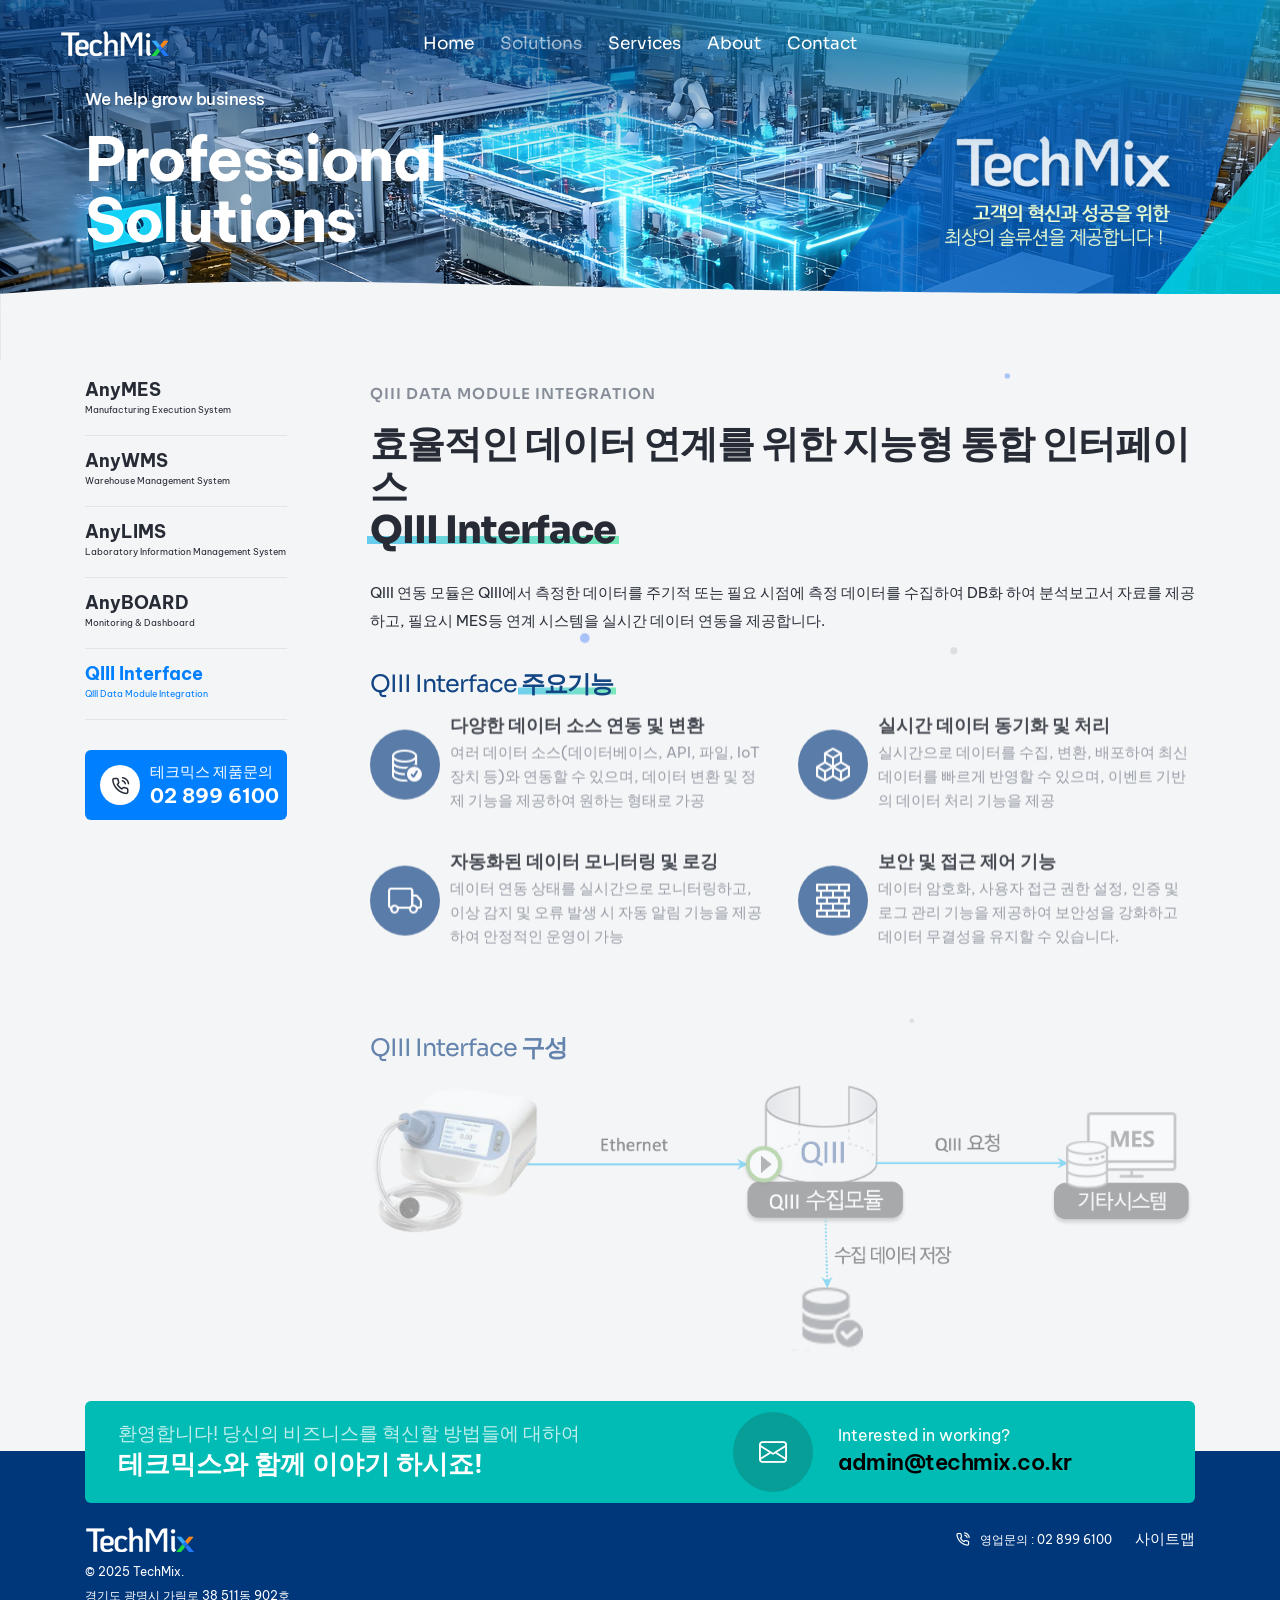
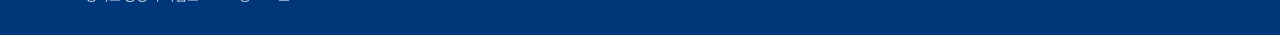
<file: solutions/anyq3.html>
﻿<!doctype html>
<html class="no-js" lang="en">
    <head>
        <title>테크믹스 TechMix</title>
        <meta charset="utf-8">
        <meta http-equiv="X-UA-Compatible" content="IE=edge" />
        <meta name="author" content="테크믹스">
        <meta name="viewport" content="width=device-width,initial-scale=1.0" />
        <meta name="google-site-verification" content="LbxBjCWePerbiltFSG-Yi7Rg-KFTv3bO7X3UViPPkB0" />
        <meta name="naver-site-verification" content="22c898dd7f7201aa998e720ad3671b93d77de8cb" />
        <link rel="canonical" href="https://www.techmix.co.kr/" />
        <meta name="robots" content="index,follow" />
        <meta name="subject" content="테크믹스" />
        <meta name="title" content="테크믹스" />
        <meta name="author" content="테크믹스">
        <meta name="description" content="MES/POP, WMS, LIMS 솔루션 제공, 스마트 공장 컨설팅, 개발, 운영 서비 지원, 생산관리 솔루션 전문기업 테크믹스."/>
        <meta name="keywords" content="테크믹스, MES, WMS, LIMS, monitoring, board, 스마트공장, 스마트 인더스트리, 생산관리" />

        <meta property="og:type" content="website" />
        <meta property="og:rich_attachment" content="true" />
        <meta property="og:site_name" content="테크믹스" />
        <meta property="og:title" content="테크믹스" />
        <meta property="og:description" content="MES/POP, WMS, LIMS 솔루션 제공, 스마트 공장 컨설팅, 개발, 운영 서비 지원, 생산관리 솔루션 전문기업 테크믹스." />
        <meta property="og:image" content="https://www.techmix.co.kr/images/main-concept-mes.png" />
        <meta property="og:url" content="https://www.techmix.co.kr/" />

        <meta name="twitter:card" content="summary_large_image">
        <meta name="twitter:title" content="테크믹스" />
        <meta name="twitter:description" content="MES/POP, WMS, LIMS 솔루션 제공, 스마트 공장 컨설팅, 개발, 운영 서비 지원, 생산관리 솔루션 전문기업 테크믹스." />
        <meta name="twitter:image" content="https://www.techmix.co.kr/images/main-concept-mes.png" />
            
        <meta itemprop="name" content="테크믹스" />
        <meta itemprop="description" content="MES/POP, WMS, LIMS 솔루션 제공, 스마트 공장 컨설팅, 개발, 운영 서비 지원, 생산관리 솔루션 전문기업 테크믹스." />
        <meta itemprop="image" content="https://www.techmix.co.kr/images/main-concept-mes.png" />
        <!-- favicon icon -->
        <link rel="shortcut icon" href="../images/favicon.png">
        <link rel="apple-touch-icon" href="../images/apple-touch-icon-57x57.png">
        <link rel="apple-touch-icon" sizes="72x72" href="../images/apple-touch-icon-72x72.png">
        <link rel="apple-touch-icon" sizes="114x114" href="../images/apple-touch-icon-114x114.png">
        <!-- google fonts preconnect -->
        <link rel="preconnect" href="https://fonts.googleapis.com" crossorigin>
        <link rel="preconnect" href="https://fonts.gstatic.com" crossorigin>
        <!-- style sheets and font icons -->
        <link rel="stylesheet" href="../css/vendors.min.css"/>
        <link rel="stylesheet" href="../css/icon.min.css"/>
        <link rel="stylesheet" href="../css/style.css"/>
        <link rel="stylesheet" href="../css/responsive.css"/>
        <link rel="stylesheet" href="../css/business.css" />
        <link rel="stylesheet" href="../css/techmix.css" />
    </head>
    <body data-mobile-nav-style="classic" class="primary-bg-color">  
        <!-- start header -->
        <header> 
            <!-- start navigation -->
            <nav class="navbar navbar-expand-lg header-transparent bg-transparent header-reverse" data-header-hover="light">
                <div class="container-fluid">
                    <div class="col-auto col-xxl-3 col-lg-2 me-lg-0 me-auto">
                        <a class="navbar-brand" href="../index.html">
                            <img src="../images/demo-business-logo-white.png" data-at2x="../images/demo-business-logo-white@2x.png" alt="" class="default-logo">
                            <img src="../images/demo-business-logo-black.png" data-at2x="../images/demo-business-logo-black@2x.png" alt="" class="alt-logo">
                            <img src="../images/demo-business-logo-black.png" data-at2x="../images/demo-business-logo-black@2x.png" alt="" class="mobile-logo"> 
                        </a>
                    </div>
                    <div class="col-auto menu-order position-static">
                        <button class="navbar-toggler float-start" type="button" data-bs-toggle="collapse" data-bs-target="#navbarNav" aria-controls="navbarNav" aria-label="Toggle navigation">
                            <span class="navbar-toggler-line"></span>
                            <span class="navbar-toggler-line"></span>
                            <span class="navbar-toggler-line"></span>
                            <span class="navbar-toggler-line"></span>
                        </button>
                        <div class="collapse navbar-collapse" id="navbarNav"> 
                            <ul class="navbar-nav alt-font"> 
                                <li class="nav-item"><a href="../index.html" class="nav-link">Home</a></li>
                                <li class="nav-item dropdown dropdown-with-icon-style02">
                                    <a href="anymes.html" class="nav-link">Solutions</a>
                                    <i class="fa-solid fa-angle-down dropdown-toggle" id="navbarDropdownMenuLink" role="button" data-bs-toggle="dropdown" aria-expanded="false"></i>
                                    <ul class="dropdown-menu" aria-labelledby="navbarDropdownMenuLink"> 
                                        <li><a href="anymes.html"><i class="bi bi-laptop"></i>AnyMES</a></li>
                                        <li><a href="anywms.html"><i class="bi bi-laptop"></i>AnyWMS</a></li>
                                        <li><a href="anylims.html"><i class="bi bi-laptop"></i>AnyLIMS</a></li>
                                        <li><a href="anyboard.html"><i class="bi bi-laptop"></i>AnyBoard</a></li>
                                        <li><a href="anyq3.html"><i class="bi bi-laptop"></i>AnyQIII</a></li>
                                    </ul>
                                </li>
                                <li class="nav-item dropdown dropdown-with-icon-style02">
                                    <a href="../services/bizarea.html" class="nav-link">Services</a>
                                    <i class="fa-solid fa-angle-down dropdown-toggle" id="navbarDropdownMenuLink" role="button" data-bs-toggle="dropdown" aria-expanded="false"></i>
                                    <ul class="dropdown-menu" aria-labelledby="navbarDropdownMenuLink"> 
                                        <li><a href="../services/bizarea.html"><i class="bi bi-boxes"></i>사업분야</a></li>
                                        <li><a href="../services/biztrack.html"><i class="bi bi-boxes"></i>사업실적</a></li>
                                    </ul>
                                </li>
                                <li class="nav-item dropdown dropdown-with-icon-style02">
                                    <a href="../about/about.html" class="nav-link">About</a>
                                    <i class="fa-solid fa-angle-down dropdown-toggle" id="navbarDropdownMenuLink" role="button" data-bs-toggle="dropdown" aria-expanded="false"></i>
                                    <ul class="dropdown-menu" aria-labelledby="navbarDropdownMenuLink"> 
                                        <li><a href="../about/about.html"><i class="bi bi-buildings"></i>회사개요</a></li>
                                        <li><a href="../about/why.html"><i class="bi bi-buildings"></i>Why TechMix?</a></li>
                                        <li><a href="../about/clients.html"><i class="bi bi-buildings"></i>고객사</a></li>
                                        <li><a href="../about/notice.html"><i class="bi bi-buildings"></i>공지사항</a></li>
                                    </ul>
                                </li>
                                <li class="nav-item"><a href="../contact/contact.html" class="nav-link">Contact</a></li>
                            </ul>
                        </div>
                    </div>
                    <div class="col-auto col-xxl-3 col-lg-2 text-end d-none d-sm-flex">
                        <div class="header-icon">
                            <div class="d-none d-xxl-inline-block me-25px xxl-me-10px">
                                <div class="alt-font fs-15 xl-fs-13 widget-text fw-500">
                                    
                                    <a href="tel:1800222000" class="widget-text text-white-hover"><i class="bi bi-star me-10px"></i>즐겨찾기</a>
                                </div>
                            </div>
                        </div>  
                    </div>
                </div>
            </nav>
            <!-- end navigation -->
        </header>
        <!-- end header --> 

        <!-- start page title begin -->
        <section class="cover-background page-title-big-typography ipad-top-space-margin xs-py-0" style="background-image: url('../images/sub-concept-solutions.png')" data-anime='{ "opacity": [0, 1], "easing": "easeOutQuad" }'>
            <div class="shape-image-animation bottom-0 p-0 w-100 d-none d-md-block"> 
                <svg xmlns="http://www.w3.org/2000/svg" widht="3000" height="300" viewBox="0 180 2500 200" fill="#F4F5F6"> 
                <path class="st1" d="M 0 250 C 1200 400 1200 50 3000 250 L 3000 550 L 0 550 L 0 250">
                <animate
                    attributeName="d"
                    dur="5s"
                    values="M 0 250 C 1200 400 1200 50 3000 250 L 3000 550 L 0 550 L 0 250;
                            M 0 250 C 400 50 400 400 3000 250 L 3000 550 L 0 550 L 0 250;
                            M 0 250 C 1200 400 1200 50 3000 250 L 3000 550 L 0 550 L 0 250"
                    repeatCount="indefinite"
                    />
                </path>
                </svg>
            </div>
            <div class="container">
                <div class="row align-items-center extra-small-screen">
                    <div class="col-9 col-lg-5 col-sm-6 position-relative page-title-extra-small" data-anime='{ "el": "childs", "opacity": [0, 1], "translateX": [-50, 0], "duration": 800, "delay": 0, "staggervalue": 150, "easing": "easeOutQuad" }'>
                        <h1 class="mb-20px text-white fw-500 ls-minus-05px">We help grow business</h1>
                        <h2 class=" fw-700 text-white mb-0 ls-minus-2px">Professional Solutions</h2>
                    </div>
                </div>
            </div>
        </section>
        <!-- end page title end --> 

        <!-- start section 내용 -->  
        <section class="overlap-height position-relative">
            <div class="container overlap-gap-section">
                <div class="row">
                    <div class="col-lg-3 pe-6 order-2 order-lg-1 lg-pe-4 md-pe-15px" data-anime='{ "el": "childs", "translateY": [50, 0], "opacity": [0,1], "duration": 1200, "delay": 0, "staggervalue": 150, "easing": "easeOutQuad" }'>
                        <div class="position-sticky top-80px lg-top-40px">
                            <div class="mb-30px">
                                <ul class="p-0 m-0 list-style-02 fs-18 fw-500">
                                    <li class="pb-15px mb-15px border-bottom border-color-extra-medium-gray">
                                        <a href="anymes.html" class="text-dark-gray text-base-color-hover fw-700 lh-20">
                                            AnyMES
                                            <span class="d-block fs-9 fw-400">Manufacturing Execution System</span>
                                        </a>
                                    </li>
                                    <li class="pb-15px mb-15px border-bottom border-color-extra-medium-gray">
                                        <a href="anywms.html" class="text-dark-gray text-base-color-hover fw-700 lh-20">
                                            AnyWMS
                                            <span class="d-block fs-9 fw-400">Warehouse Management System</span>
                                        </a>
                                    </li>
                                    <li class="pb-15px mb-15px border-bottom border-color-extra-medium-gray">
                                        <a href="anylims.html" class="text-dark-gray text-base-color-hover fw-700 lh-20">
                                            AnyLIMS
                                            <span class="d-block fs-9 fw-400">Laboratory Information Management System</span>
                                        </a>
                                    </li>
                                    <li class="pb-15px mb-15px border-bottom border-color-extra-medium-gray">
                                        <a href="anyboard.html" class="text-dark-gray text-base-color-hover fw-700 lh-20">
                                            AnyBOARD
                                            <span class="d-block fs-9 fw-400">Monitoring & Dashboard</span>
                                        </a>
                                    </li>
                                    <li class="pb-15px mb-15px border-bottom border-color-extra-medium-gray">
                                        <a href="anyq3.html" class="text-base-color text-base-color-hover fw-700 lh-20">
                                            QIII Interface
                                            <span class="d-block fs-9 fw-400">QIII Data Module Integration</span>
                                        </a>
                                    </li>
                                </ul>
                            </div>
                            <div class="bg-base-color border-radius-6px ps-15px pb-10px pt-10px lg-ps-10px mb-10px">
                                <div class="feature-box feature-box-left-icon-middle">
                                    <div class="feature-box-icon feature-box-icon-rounded w-40px h-40px me-10px lg-me-10px rounded-circle bg-white">
                                        <i class="feather icon-feather-phone-call icon-small text-dark-gray"></i>
                                    </div>
                                    <div class="feature-box-content last-paragraph-no-margin text-white lh-24">
                                        <span class="d-block">테크믹스 제품문의</span>
                                        <a href="tel:028996100" class="text-dark-gray fs-20 fw-700">02 899 6100</a>
                                    </div>
                                </div>
                            </div>
                        </div>
                    </div>
                    <div class="col-lg-9 order-1 order-lg-2 md-mb-50px" data-anime='{ "el": "childs", "translateY": [50, 0], "opacity": [0,1], "duration": 1200, "delay": 0, "staggervalue": 150, "easing": "easeOutQuad" }'>
                        <!-- description begin-->
                        <span class="alt-font text-uppercase fw-600 mb-15px d-inline-block ls-1px">QIII Data Module Integration</span>
                        <h4 class="alt-font fw-600 text-dark-gray ls-minus-1px shadow-none" data-shadow-animation="true" data-animation-delay="1500">효율적인 데이터 연계를 위한 지능형 통합 인터페이스</br>
                            <span class="text-highlight fw-800">QIII Interface<span class="bg-gradient-emerald-blue-emerald-green h-8px bottom-10px opacity-6 separator-animation"></span></span></h4>
                        <p class="mb-35px sm-mb-25px text-dark-gray">QIII 연동 모듈은 QIII에서 측정한 데이터를 주기적 또는 필요 시점에 측정 데이터를 수집하여 DB화 하여 분석보고서 자료를 제공하고, 필요시 MES등 연계 시스템을 실시간 데이터 연동을 제공합니다.
                        </p> 
                        <!-- 제품 주요기능 4개 begin -->
                        <h6 class="alt-font text-medium-slate-blue ls-minus-1px shadow-none mb-10px" data-shadow-animation="true" data-animation-delay="1500">
                            QIII Interface <span class="text-highlight fw-700">주요기능<span class="bg-gradient-emerald-blue-emerald-green h-7px bottom-5px opacity-6 separator-animation"></span></span>
                        </h6>
                        <div class="row row-cols-1 row-cols-xl-2 row-cols-lg-2 row-cols-md-2 justify-content-center">                  
                            <!-- start features box item -->
                            <div class="col icon-with-text-style-08 lg-mb-30px sm-mb-20px mb-30px">
                                <div class="feature-box feature-box-left-icon-middle">
                                    <div class="feature-box-icon hover-box dark-hover feature-box-icon-rounded w-70px h-70px rounded-circle bg-medium-slate-blue opacity-medium">
                                        <i class="bi bi-database-check icon-medium text-white"></i>
                                        <div class="feature-box-icon-hover bg-dark-gray rounded-circle"></div>
                                    </div>
                                    <div class="feature-box-content last-paragraph-no-margin">
                                        <span class="d-inline-block fs-18 fw-600 text-dark-gray">다양한 데이터 소스 연동 및 변환</span>
                                        <p class="fs-15 lh-24 mb-5px">여러 데이터 소스(데이터베이스, API, 파일, IoT 장치 등)와 연동할 수 있으며, 데이터 변환 및 정제 기능을 제공하여 원하는 형태로 가공
                                        </p>
                                    </div>
                                </div>
                            </div>
                            <!-- end features box item -->
                            <!-- start features box item -->
                            <div class="col icon-with-text-style-08 lg-mb-30px sm-mb-20px mb-30px">
                                <div class="feature-box feature-box-left-icon-middle">
                                    <div class="feature-box-icon hover-box dark-hover feature-box-icon-rounded w-70px h-70px rounded-circle bg-medium-slate-blue opacity-medium">
                                        <i class="bi bi-boxes icon-medium text-white"></i>
                                        <div class="feature-box-icon-hover bg-dark-gray rounded-circle"></div>
                                    </div>
                                    <div class="feature-box-content last-paragraph-no-margin">
                                        <span class="d-inline-block fs-18 fw-600 text-dark-gray">실시간 데이터 동기화 및 처리</span>
                                        <p class="fs-15 lh-24 mb-5px">실시간으로 데이터를 수집, 변환, 배포하여 최신 데이터를 빠르게 반영할 수 있으며, 이벤트 기반의 데이터 처리 기능을 제공
                                        </p>
                                    </div>
                                </div>
                            </div>
                            <!-- end features box item -->

                            <!-- start features box item -->
                            <div class="col icon-with-text-style-08 lg-mb-30px sm-mb-20px mb-30px">
                                <div class="feature-box feature-box-left-icon-middle">
                                    <div class="feature-box-icon hover-box dark-hover feature-box-icon-rounded w-70px h-70px rounded-circle bg-medium-slate-blue opacity-medium">
                                        <i class="bi bi-truck icon-medium text-white"></i>
                                        <div class="feature-box-icon-hover bg-dark-gray rounded-circle"></div>
                                    </div>
                                    <div class="feature-box-content last-paragraph-no-margin">
                                        <span class="d-inline-block fs-18 fw-600 text-dark-gray">자동화된 데이터 모니터링 및 로깅</span>
                                        <p class="fs-15 lh-24 mb-5px">데이터 연동 상태를 실시간으로 모니터링하고, 이상 감지 및 오류 발생 시 자동 알림 기능을 제공하여 안정적인 운영이 가능
                                        </p>
                                    </div>
                                </div>
                            </div>
                            <!-- end features box item -->
                            <!-- start features box item -->
                            <div class="col icon-with-text-style-08 lg-mb-30px sm-mb-20px mb-30px">
                                <div class="feature-box feature-box-left-icon-middle">
                                    <div class="feature-box-icon hover-box dark-hover feature-box-icon-rounded w-70px h-70px rounded-circle bg-medium-slate-blue opacity-medium">
                                        <i class="bi bi-bricks icon-medium text-white"></i>
                                        <div class="feature-box-icon-hover bg-dark-gray rounded-circle"></div>
                                    </div>
                                    <div class="feature-box-content last-paragraph-no-margin">
                                        <span class="d-inline-block fs-18 fw-600 text-dark-gray">보안 및 접근 제어 기능</span>
                                        <p class="fs-15 lh-24 mb-5px">데이터 암호화, 사용자 접근 권한 설정, 인증 및 로그 관리 기능을 제공하여 보안성을 강화하고 데이터 무결성을 유지할 수 있습니다.
                                        </p>
                                    </div>
                                </div>
                            </div>
                            <!-- end features box item -->
                        </div>
                        <!-- 제품 주요기능 12개 end -->
                        <div id="particles-01" data-particle="true" data-particle-options='{"particles": {"number": {"value": 5,"density": {"enable": true,"value_area": 1000}},"color":{"value":["#b7b9be", "#296bfd"]},"shape": {"type": "circle","stroke":{"width":0,"color":"#000000"}},"opacity": {"value": 0.5,"random": false,"anim": {"enable": false,"speed": 1,"sync": false}},"size": {"value": 8,"random": true,"anim": {"enable": false,"sync": true}},"move": {"enable": true,"speed":2,"direction": "right","random": false,"straight": false}},"interactivity": {"detect_on": "canvas","events": {"onhover": {"enable": false,"mode": "repulse"},"onclick": {"enable": false,"mode": "push"},"resize": true}},"retina_detect": false}' class="position-absolute h-100 top-0 left-0 z-index-minus-1"></div>
                        <!-- 제품 특장점 begin -->
                        <h6 class="alt-font text-medium-slate-blue ls-minus-1px shadow-none mt-40px mb-10px" data-shadow-animation="true" data-animation-delay="1500">
                            QIII Interface <span class="text-highlight fw-700">구성<span class="bg-gradient-emerald-blue-emerald-green h-7px bottom-5px opacity-6 separator-animation"></span></span>
                        </h6>
                        <!-- 제품 특장점 end -->
                        <img src="../images/q3.png"/>
                    </div>
                </div>
            </div>
        </section>
        <!-- end section 내용 -->

        <!-- start footer -->
        <footer class="pt-2 pb-2 sm-pt-20px sm-pb-25px footer-dark bg-medium-slate-blue mt-3"> 
            <div class="container overlap-section">
                <div class="row g-0 justify-content-center align-items-center secondary-bg-focus-color border-radius-6px ps-3 pe-2 pt-1 pb-1 lg-p-15px sm-p-10px mb-2">
                    <div class="col-lg-6 col-md-9 text-center text-lg-start md-mb-20px">
                        <span class="text-white fs-19 lh-24 mb-5px d-block fw-400 opacity75">환영합니다! 당신의 비즈니스를 혁신할 방법들에 대하여</span>
                        <span class="text-white fs-26 lh-28 mb-5px d-block fw-700">테크믹스와 함께 이야기 하시죠!</span>
                    </div>
                    <div class="col-auto col-lg-5 icon-with-text-style-08 offset-lg-1">
                        <div class="feature-box feature-box-left-icon-middle overflow-hidden">
                            <div class="feature-box-icon feature-box-icon-rounded w-80px h-80px rounded-circle bg-dark-gray-transparent-light me-25px lg-me-20px">
                                <i class="bi bi-envelope icon-very-medium text-white"></i>
                            </div>
                            <div class="feature-box-content last-paragraph-no-margin">
                                <span class="text-white fs-16 lh-20 mb-5px d-block">Interested in working?</span>
                                <h6 class="d-inline-block fw-600 mb-0 fs-22"><a href="mailto:admin@techmix.co.kr" class="text-black text-white-hover">admin@techmix.co.kr</a></h6> 
                            </div>
                        </div>
                    </div>
                </div>
            </div>
            <div class="container">
                <div class="row">
                    <!-- start footer left column -->
                    <div class="col-lg-6 col-sm-6 last-paragraph-no-margin order-5 order-sm-4 order-lg-1 text-center text-sm-start">
                        <a href="../index.html" class="footer-logo mb-10px d-block d-lg-inline-block"><img src="../images/demo-business-logo-white.png" data-at2x="/images/demo-business-logo-white@2x.png" alt=""></a>
                        <p class="lh-18 fs-12 text-white mb-0px">&COPY;  2025 TechMix.</p>
                        <p class="w-90 sm-w-100 d-inline-block mb-0px fs-12 lh-18 text-white">경기도 광명시 가림로 38 511동 902호</p>
                    </div>
                    <!-- end footer left column -->
                    <!-- start footer right column -->
                    <div class="col-lg-6 col-sm-6 md-mb-20px sm-mb-5px order-2 order-lg-3 text-end">
                        <i class="feather icon-feather-phone-call icon-very-small text-white me-10px"></i><a href="tel:28996100" class="text-white fs-12 lh-22 me-20px">영업문의 : 02 899 6100</a>
                        <a href="../sitemap.html"><span class="alt-font d-inline-block text-white mb-0px">사이트맵</span></a>
                    </div>
                    <!-- end footer right column -->
                </div>
            </div> 
        </footer>
        <!-- end footer -->
         <!-- start scroll progress -->
        <div class="scroll-progress d-none d-xxl-block">
          <a href="#" class="scroll-top" aria-label="scroll">
            <span class="scroll-text">Scroll</span><span class="scroll-line"><span class="scroll-point"></span></span>
          </a>
        </div>
        <!-- end scroll progress -->
        <!-- javascript libraries -->
        <script type="text/javascript" src="../js/jquery.js"></script>
        <script type="text/javascript" src="../js/vendors.min.js"></script>
        <script type="text/javascript" src="../js/main.js"></script>
    </body>
</html>
</file>
<file: css/icon.min.css>
@charset "UTF-8";/*!
    Font Awesome
    Version: 6.5.1
    Plugin URL: https://fontawesome.com
    License: Copyright 2023 Fonticons, Inc. | https://fontawesome.com/license/free (Icons: CC BY 4.0, Fonts: SIL OFL 1.1, Code: MIT License)
!*/.fa-stack,.fa-ul>li{position:relative}.fa-beat,.fa-bounce{-webkit-animation-delay:var(--fa-animation-delay,0s);-webkit-animation-duration:var(--fa-animation-duration,1s)}.fa{font-family:var(--fa-style-family,"Font Awesome 6 Free");font-weight:var(--fa-style,900)}.fa-brands,.fa-regular,.fab,.far{font-weight:400}.fa,.fa-brands,.fa-classic,.fa-regular,.fa-sharp,.fa-solid,.fab,.far,.fas{-moz-osx-font-smoothing:grayscale;-webkit-font-smoothing:antialiased;display:var(--fa-display,inline-block);font-style:normal;font-variant:normal;line-height:1;text-rendering:auto}.fa-classic,.fa-regular,.fa-solid,.far,.fas{font-family:"Font Awesome 6 Free"}.fa-brands,.fab{font-family:"Font Awesome 6 Brands"}.fa-1x{font-size:1em}.fa-2x,.fa-2xl,.fa-stack-2x{font-size:2em}.fa-3x{font-size:3em}.fa-4x{font-size:4em}.fa-5x{font-size:5em}.fa-6x{font-size:6em}.fa-7x{font-size:7em}.fa-8x{font-size:8em}.fa-9x{font-size:9em}.fa-10x{font-size:10em}.fa-2xs{font-size:.625em;line-height:.1em;vertical-align:.225em}.fa-xs{font-size:.75em;line-height:.08333em;vertical-align:.125em}.fa-sm{font-size:.875em;line-height:.07143em;vertical-align:.05357em}.fa-lg{font-size:1.25em;line-height:.05em;vertical-align:-.075em}.fa-xl{font-size:1.5em;line-height:.04167em;vertical-align:-.125em}.fa-2xl{line-height:.03125em;vertical-align:-.1875em}.fa-fw{text-align:center;width:1.25em}.fa-ul{list-style-type:none;margin-left:var(--fa-li-margin,2.5em);padding-left:0}.fa-li{left:calc(var(--fa-li-width,2em) * -1);position:absolute;text-align:center;width:var(--fa-li-width,2em);line-height:inherit}.fa-border{border-color:var(--fa-border-color,#eee);border-radius:var(--fa-border-radius,.1em);border-style:var(--fa-border-style,solid);border-width:var(--fa-border-width,.08em);padding:var(--fa-border-padding,.2em .25em .15em)}.fa-pull-left{float:left;margin-right:var(--fa-pull-margin,.3em)}.fa-pull-right{float:right;margin-left:var(--fa-pull-margin,.3em)}.fa-beat{-webkit-animation-name:fa-beat;animation-name:fa-beat;animation-delay:var(--fa-animation-delay,0s);-webkit-animation-direction:var(--fa-animation-direction,normal);animation-direction:var(--fa-animation-direction,normal);animation-duration:var(--fa-animation-duration,1s);-webkit-animation-iteration-count:var(--fa-animation-iteration-count,infinite);animation-iteration-count:var(--fa-animation-iteration-count,infinite);-webkit-animation-timing-function:var(--fa-animation-timing,ease-in-out);animation-timing-function:var(--fa-animation-timing,ease-in-out)}.fa-bounce,.fa-fade{-webkit-animation-direction:var(--fa-animation-direction,normal);-webkit-animation-iteration-count:var(--fa-animation-iteration-count,infinite)}.fa-bounce{-webkit-animation-name:fa-bounce;animation-name:fa-bounce;animation-delay:var(--fa-animation-delay,0s);animation-direction:var(--fa-animation-direction,normal);animation-duration:var(--fa-animation-duration,1s);animation-iteration-count:var(--fa-animation-iteration-count,infinite);-webkit-animation-timing-function:var(--fa-animation-timing,cubic-bezier(.28,.84,.42,1));animation-timing-function:var(--fa-animation-timing,cubic-bezier(.28,.84,.42,1))}.fa-beat-fade,.fa-fade{-webkit-animation-delay:var(--fa-animation-delay,0s)}.fa-fade{-webkit-animation-name:fa-fade;animation-name:fa-fade;animation-delay:var(--fa-animation-delay,0s);animation-direction:var(--fa-animation-direction,normal);-webkit-animation-duration:var(--fa-animation-duration,1s);animation-duration:var(--fa-animation-duration,1s);animation-iteration-count:var(--fa-animation-iteration-count,infinite);-webkit-animation-timing-function:var(--fa-animation-timing,cubic-bezier(.4,0,.6,1));animation-timing-function:var(--fa-animation-timing,cubic-bezier(.4,0,.6,1))}.fa-beat-fade,.fa-flip{-webkit-animation-direction:var(--fa-animation-direction,normal);-webkit-animation-iteration-count:var(--fa-animation-iteration-count,infinite)}.fa-beat-fade{-webkit-animation-name:fa-beat-fade;animation-name:fa-beat-fade;animation-delay:var(--fa-animation-delay,0s);animation-direction:var(--fa-animation-direction,normal);-webkit-animation-duration:var(--fa-animation-duration,1s);animation-duration:var(--fa-animation-duration,1s);animation-iteration-count:var(--fa-animation-iteration-count,infinite);-webkit-animation-timing-function:var(--fa-animation-timing,cubic-bezier(.4,0,.6,1));animation-timing-function:var(--fa-animation-timing,cubic-bezier(.4,0,.6,1))}.fa-flip,.fa-shake{-webkit-animation-delay:var(--fa-animation-delay,0s)}.fa-flip{-webkit-animation-name:fa-flip;animation-name:fa-flip;animation-delay:var(--fa-animation-delay,0s);animation-direction:var(--fa-animation-direction,normal);-webkit-animation-duration:var(--fa-animation-duration,1s);animation-duration:var(--fa-animation-duration,1s);animation-iteration-count:var(--fa-animation-iteration-count,infinite);-webkit-animation-timing-function:var(--fa-animation-timing,ease-in-out);animation-timing-function:var(--fa-animation-timing,ease-in-out)}.fa-shake,.fa-spin{-webkit-animation-direction:var(--fa-animation-direction,normal);-webkit-animation-iteration-count:var(--fa-animation-iteration-count,infinite)}.fa-shake{-webkit-animation-name:fa-shake;animation-name:fa-shake;animation-delay:var(--fa-animation-delay,0s);animation-direction:var(--fa-animation-direction,normal);-webkit-animation-duration:var(--fa-animation-duration,1s);animation-duration:var(--fa-animation-duration,1s);animation-iteration-count:var(--fa-animation-iteration-count,infinite);-webkit-animation-timing-function:var(--fa-animation-timing,linear);animation-timing-function:var(--fa-animation-timing,linear)}.fa-spin{-webkit-animation-name:fa-spin;animation-name:fa-spin;-webkit-animation-delay:var(--fa-animation-delay,0s);animation-delay:var(--fa-animation-delay,0s);animation-direction:var(--fa-animation-direction,normal);-webkit-animation-duration:var(--fa-animation-duration,2s);animation-duration:var(--fa-animation-duration,2s);animation-iteration-count:var(--fa-animation-iteration-count,infinite);-webkit-animation-timing-function:var(--fa-animation-timing,linear);animation-timing-function:var(--fa-animation-timing,linear)}.fa-spin-reverse{--fa-animation-direction:reverse}.fa-pulse,.fa-spin-pulse{-webkit-animation-name:fa-spin;animation-name:fa-spin;-webkit-animation-direction:var(--fa-animation-direction,normal);animation-direction:var(--fa-animation-direction,normal);-webkit-animation-duration:var(--fa-animation-duration,1s);animation-duration:var(--fa-animation-duration,1s);-webkit-animation-iteration-count:var(--fa-animation-iteration-count,infinite);animation-iteration-count:var(--fa-animation-iteration-count,infinite);-webkit-animation-timing-function:var(--fa-animation-timing,steps(8));animation-timing-function:var(--fa-animation-timing,steps(8))}@media (prefers-reduced-motion:reduce){.fa-beat,.fa-beat-fade,.fa-bounce,.fa-fade,.fa-flip,.fa-pulse,.fa-shake,.fa-spin,.fa-spin-pulse{-webkit-animation-delay:-1ms;animation-delay:-1ms;-webkit-animation-duration:1ms;animation-duration:1ms;-webkit-animation-iteration-count:1;animation-iteration-count:1;-webkit-transition-delay:0s;transition-delay:0s;-webkit-transition-duration:0s;transition-duration:0s}}@-webkit-keyframes fa-beat{0%,90%{-webkit-transform:scale(1);transform:scale(1)}45%{-webkit-transform:scale(var(--fa-beat-scale,1.25));transform:scale(var(--fa-beat-scale,1.25))}}@keyframes fa-beat{0%,90%{-webkit-transform:scale(1);transform:scale(1)}45%{-webkit-transform:scale(var(--fa-beat-scale,1.25));transform:scale(var(--fa-beat-scale,1.25))}}@-webkit-keyframes fa-bounce{0%,100%,64%{-webkit-transform:scale(1,1) translateY(0);transform:scale(1,1) translateY(0)}10%{-webkit-transform:scale(var(--fa-bounce-start-scale-x,1.1),var(--fa-bounce-start-scale-y,.9)) translateY(0);transform:scale(var(--fa-bounce-start-scale-x,1.1),var(--fa-bounce-start-scale-y,.9)) translateY(0)}30%{-webkit-transform:scale(var(--fa-bounce-jump-scale-x,.9),var(--fa-bounce-jump-scale-y,1.1)) translateY(var(--fa-bounce-height,-.5em));transform:scale(var(--fa-bounce-jump-scale-x,.9),var(--fa-bounce-jump-scale-y,1.1)) translateY(var(--fa-bounce-height,-.5em))}50%{-webkit-transform:scale(var(--fa-bounce-land-scale-x,1.05),var(--fa-bounce-land-scale-y,.95)) translateY(0);transform:scale(var(--fa-bounce-land-scale-x,1.05),var(--fa-bounce-land-scale-y,.95)) translateY(0)}57%{-webkit-transform:scale(1,1) translateY(var(--fa-bounce-rebound,-.125em));transform:scale(1,1) translateY(var(--fa-bounce-rebound,-.125em))}}@keyframes fa-bounce{0%,100%,64%{-webkit-transform:scale(1,1) translateY(0);transform:scale(1,1) translateY(0)}10%{-webkit-transform:scale(var(--fa-bounce-start-scale-x,1.1),var(--fa-bounce-start-scale-y,.9)) translateY(0);transform:scale(var(--fa-bounce-start-scale-x,1.1),var(--fa-bounce-start-scale-y,.9)) translateY(0)}30%{-webkit-transform:scale(var(--fa-bounce-jump-scale-x,.9),var(--fa-bounce-jump-scale-y,1.1)) translateY(var(--fa-bounce-height,-.5em));transform:scale(var(--fa-bounce-jump-scale-x,.9),var(--fa-bounce-jump-scale-y,1.1)) translateY(var(--fa-bounce-height,-.5em))}50%{-webkit-transform:scale(var(--fa-bounce-land-scale-x,1.05),var(--fa-bounce-land-scale-y,.95)) translateY(0);transform:scale(var(--fa-bounce-land-scale-x,1.05),var(--fa-bounce-land-scale-y,.95)) translateY(0)}57%{-webkit-transform:scale(1,1) translateY(var(--fa-bounce-rebound,-.125em));transform:scale(1,1) translateY(var(--fa-bounce-rebound,-.125em))}}@-webkit-keyframes fa-fade{50%{opacity:var(--fa-fade-opacity,.4)}}@keyframes fa-fade{50%{opacity:var(--fa-fade-opacity,.4)}}@-webkit-keyframes fa-beat-fade{0%,100%{opacity:var(--fa-beat-fade-opacity,.4);-webkit-transform:scale(1);transform:scale(1)}50%{opacity:1;-webkit-transform:scale(var(--fa-beat-fade-scale,1.125));transform:scale(var(--fa-beat-fade-scale,1.125))}}@keyframes fa-beat-fade{0%,100%{opacity:var(--fa-beat-fade-opacity,.4);-webkit-transform:scale(1);transform:scale(1)}50%{opacity:1;-webkit-transform:scale(var(--fa-beat-fade-scale,1.125));transform:scale(var(--fa-beat-fade-scale,1.125))}}@-webkit-keyframes fa-flip{50%{-webkit-transform:rotate3d(var(--fa-flip-x,0),var(--fa-flip-y,1),var(--fa-flip-z,0),var(--fa-flip-angle,-180deg));transform:rotate3d(var(--fa-flip-x,0),var(--fa-flip-y,1),var(--fa-flip-z,0),var(--fa-flip-angle,-180deg))}}@keyframes fa-flip{50%{-webkit-transform:rotate3d(var(--fa-flip-x,0),var(--fa-flip-y,1),var(--fa-flip-z,0),var(--fa-flip-angle,-180deg));transform:rotate3d(var(--fa-flip-x,0),var(--fa-flip-y,1),var(--fa-flip-z,0),var(--fa-flip-angle,-180deg))}}@-webkit-keyframes fa-shake{0%{-webkit-transform:rotate(-15deg);transform:rotate(-15deg)}4%{-webkit-transform:rotate(15deg);transform:rotate(15deg)}24%,8%{-webkit-transform:rotate(-18deg);transform:rotate(-18deg)}12%,28%{-webkit-transform:rotate(18deg);transform:rotate(18deg)}16%{-webkit-transform:rotate(-22deg);transform:rotate(-22deg)}20%{-webkit-transform:rotate(22deg);transform:rotate(22deg)}32%{-webkit-transform:rotate(-12deg);transform:rotate(-12deg)}36%{-webkit-transform:rotate(12deg);transform:rotate(12deg)}100%,40%{-webkit-transform:rotate(0);transform:rotate(0)}}@keyframes fa-shake{0%{-webkit-transform:rotate(-15deg);transform:rotate(-15deg)}4%{-webkit-transform:rotate(15deg);transform:rotate(15deg)}24%,8%{-webkit-transform:rotate(-18deg);transform:rotate(-18deg)}12%,28%{-webkit-transform:rotate(18deg);transform:rotate(18deg)}16%{-webkit-transform:rotate(-22deg);transform:rotate(-22deg)}20%{-webkit-transform:rotate(22deg);transform:rotate(22deg)}32%{-webkit-transform:rotate(-12deg);transform:rotate(-12deg)}36%{-webkit-transform:rotate(12deg);transform:rotate(12deg)}100%,40%{-webkit-transform:rotate(0);transform:rotate(0)}}@-webkit-keyframes fa-spin{0%{-webkit-transform:rotate(0);transform:rotate(0)}100%{-webkit-transform:rotate(360deg);transform:rotate(360deg)}}@keyframes fa-spin{0%{-webkit-transform:rotate(0);transform:rotate(0)}100%{-webkit-transform:rotate(360deg);transform:rotate(360deg)}}.fa-rotate-90{-webkit-transform:rotate(90deg);transform:rotate(90deg)}.fa-rotate-180{-webkit-transform:rotate(180deg);transform:rotate(180deg)}.fa-rotate-270{-webkit-transform:rotate(270deg);transform:rotate(270deg)}.fa-flip-horizontal{-webkit-transform:scale(-1,1);transform:scale(-1,1)}.fa-flip-vertical{-webkit-transform:scale(1,-1);transform:scale(1,-1)}.fa-flip-both,.fa-flip-horizontal.fa-flip-vertical{-webkit-transform:scale(-1,-1);transform:scale(-1,-1)}.fa-rotate-by{-webkit-transform:rotate(var(--fa-rotate-angle,none));transform:rotate(var(--fa-rotate-angle,none))}.fa-stack{display:inline-block;height:2em;line-height:2em;vertical-align:middle;width:2.5em}.fa-stack-1x,.fa-stack-2x{left:0;position:absolute;text-align:center;width:100%;z-index:var(--fa-stack-z-index,auto)}.fa-stack-1x{line-height:inherit}.fa-inverse{color:var(--fa-inverse,#fff)}.fa-0::before{content:"0"}.fa-1::before{content:"1"}.fa-2::before{content:"2"}.fa-3::before{content:"3"}.fa-4::before{content:"4"}.fa-5::before{content:"5"}.fa-6::before{content:"6"}.fa-7::before{content:"7"}.fa-8::before{content:"8"}.fa-9::before{content:"9"}.fa-fill-drip::before{content:"\f576"}.fa-arrows-to-circle::before{content:"\e4bd"}.fa-chevron-circle-right::before,.fa-circle-chevron-right::before{content:"\f138"}.fa-at::before{content:"@"}.fa-trash-alt::before,.fa-trash-can::before{content:"\f2ed"}.fa-text-height::before{content:"\f034"}.fa-user-times::before,.fa-user-xmark::before{content:"\f235"}.fa-stethoscope::before{content:"\f0f1"}.fa-comment-alt::before,.fa-message::before{content:"\f27a"}.fa-info::before{content:"\f129"}.fa-compress-alt::before,.fa-down-left-and-up-right-to-center::before{content:"\f422"}.fa-explosion::before{content:"\e4e9"}.fa-file-alt::before,.fa-file-lines::before,.fa-file-text::before{content:"\f15c"}.fa-wave-square::before{content:"\f83e"}.fa-ring::before{content:"\f70b"}.fa-building-un::before{content:"\e4d9"}.fa-dice-three::before{content:"\f527"}.fa-calendar-alt::before,.fa-calendar-days::before{content:"\f073"}.fa-anchor-circle-check::before{content:"\e4aa"}.fa-building-circle-arrow-right::before{content:"\e4d1"}.fa-volleyball-ball::before,.fa-volleyball::before{content:"\f45f"}.fa-arrows-up-to-line::before{content:"\e4c2"}.fa-sort-desc::before,.fa-sort-down::before{content:"\f0dd"}.fa-circle-minus::before,.fa-minus-circle::before{content:"\f056"}.fa-door-open::before{content:"\f52b"}.fa-right-from-bracket::before,.fa-sign-out-alt::before{content:"\f2f5"}.fa-atom::before{content:"\f5d2"}.fa-soap::before{content:"\e06e"}.fa-heart-music-camera-bolt::before,.fa-icons::before{content:"\f86d"}.fa-microphone-alt-slash::before,.fa-microphone-lines-slash::before{content:"\f539"}.fa-bridge-circle-check::before{content:"\e4c9"}.fa-pump-medical::before{content:"\e06a"}.fa-fingerprint::before{content:"\f577"}.fa-hand-point-right::before{content:"\f0a4"}.fa-magnifying-glass-location::before,.fa-search-location::before{content:"\f689"}.fa-forward-step::before,.fa-step-forward::before{content:"\f051"}.fa-face-smile-beam::before,.fa-smile-beam::before{content:"\f5b8"}.fa-flag-checkered::before{content:"\f11e"}.fa-football-ball::before,.fa-football::before{content:"\f44e"}.fa-school-circle-exclamation::before{content:"\e56c"}.fa-crop::before{content:"\f125"}.fa-angle-double-down::before,.fa-angles-down::before{content:"\f103"}.fa-users-rectangle::before{content:"\e594"}.fa-people-roof::before{content:"\e537"}.fa-people-line::before{content:"\e534"}.fa-beer-mug-empty::before,.fa-beer::before{content:"\f0fc"}.fa-diagram-predecessor::before{content:"\e477"}.fa-arrow-up-long::before,.fa-long-arrow-up::before{content:"\f176"}.fa-burn::before,.fa-fire-flame-simple::before{content:"\f46a"}.fa-male::before,.fa-person::before{content:"\f183"}.fa-laptop::before{content:"\f109"}.fa-file-csv::before{content:"\f6dd"}.fa-menorah::before{content:"\f676"}.fa-truck-plane::before{content:"\e58f"}.fa-record-vinyl::before{content:"\f8d9"}.fa-face-grin-stars::before,.fa-grin-stars::before{content:"\f587"}.fa-bong::before{content:"\f55c"}.fa-pastafarianism::before,.fa-spaghetti-monster-flying::before{content:"\f67b"}.fa-arrow-down-up-across-line::before{content:"\e4af"}.fa-spoon::before,.fa-utensil-spoon::before{content:"\f2e5"}.fa-jar-wheat::before{content:"\e517"}.fa-envelopes-bulk::before,.fa-mail-bulk::before{content:"\f674"}.fa-file-circle-exclamation::before{content:"\e4eb"}.fa-circle-h::before,.fa-hospital-symbol::before{content:"\f47e"}.fa-pager::before{content:"\f815"}.fa-address-book::before,.fa-contact-book::before{content:"\f2b9"}.fa-strikethrough::before{content:"\f0cc"}.fa-k::before{content:"K"}.fa-landmark-flag::before{content:"\e51c"}.fa-pencil-alt::before,.fa-pencil::before{content:"\f303"}.fa-backward::before{content:"\f04a"}.fa-caret-right::before{content:"\f0da"}.fa-comments::before{content:"\f086"}.fa-file-clipboard::before,.fa-paste::before{content:"\f0ea"}.fa-code-pull-request::before{content:"\e13c"}.fa-clipboard-list::before{content:"\f46d"}.fa-truck-loading::before,.fa-truck-ramp-box::before{content:"\f4de"}.fa-user-check::before{content:"\f4fc"}.fa-vial-virus::before{content:"\e597"}.fa-sheet-plastic::before{content:"\e571"}.fa-blog::before{content:"\f781"}.fa-user-ninja::before{content:"\f504"}.fa-person-arrow-up-from-line::before{content:"\e539"}.fa-scroll-torah::before,.fa-torah::before{content:"\f6a0"}.fa-broom-ball::before,.fa-quidditch-broom-ball::before,.fa-quidditch::before{content:"\f458"}.fa-toggle-off::before{content:"\f204"}.fa-archive::before,.fa-box-archive::before{content:"\f187"}.fa-person-drowning::before{content:"\e545"}.fa-arrow-down-9-1::before,.fa-sort-numeric-desc::before,.fa-sort-numeric-down-alt::before{content:"\f886"}.fa-face-grin-tongue-squint::before,.fa-grin-tongue-squint::before{content:"\f58a"}.fa-spray-can::before{content:"\f5bd"}.fa-truck-monster::before{content:"\f63b"}.fa-w::before{content:"W"}.fa-earth-africa::before,.fa-globe-africa::before{content:"\f57c"}.fa-rainbow::before{content:"\f75b"}.fa-circle-notch::before{content:"\f1ce"}.fa-tablet-alt::before,.fa-tablet-screen-button::before{content:"\f3fa"}.fa-paw::before{content:"\f1b0"}.fa-cloud::before{content:"\f0c2"}.fa-trowel-bricks::before{content:"\e58a"}.fa-face-flushed::before,.fa-flushed::before{content:"\f579"}.fa-hospital-user::before{content:"\f80d"}.fa-tent-arrow-left-right::before{content:"\e57f"}.fa-gavel::before,.fa-legal::before{content:"\f0e3"}.fa-binoculars::before{content:"\f1e5"}.fa-microphone-slash::before{content:"\f131"}.fa-box-tissue::before{content:"\e05b"}.fa-motorcycle::before{content:"\f21c"}.fa-bell-concierge::before,.fa-concierge-bell::before{content:"\f562"}.fa-pen-ruler::before,.fa-pencil-ruler::before{content:"\f5ae"}.fa-people-arrows-left-right::before,.fa-people-arrows::before{content:"\e068"}.fa-mars-and-venus-burst::before{content:"\e523"}.fa-caret-square-right::before,.fa-square-caret-right::before{content:"\f152"}.fa-cut::before,.fa-scissors::before{content:"\f0c4"}.fa-sun-plant-wilt::before{content:"\e57a"}.fa-toilets-portable::before{content:"\e584"}.fa-hockey-puck::before{content:"\f453"}.fa-table::before{content:"\f0ce"}.fa-magnifying-glass-arrow-right::before{content:"\e521"}.fa-digital-tachograph::before,.fa-tachograph-digital::before{content:"\f566"}.fa-users-slash::before{content:"\e073"}.fa-clover::before{content:"\e139"}.fa-mail-reply::before,.fa-reply::before{content:"\f3e5"}.fa-star-and-crescent::before{content:"\f699"}.fa-house-fire::before{content:"\e50c"}.fa-minus-square::before,.fa-square-minus::before{content:"\f146"}.fa-helicopter::before{content:"\f533"}.fa-compass::before{content:"\f14e"}.fa-caret-square-down::before,.fa-square-caret-down::before{content:"\f150"}.fa-file-circle-question::before{content:"\e4ef"}.fa-laptop-code::before{content:"\f5fc"}.fa-swatchbook::before{content:"\f5c3"}.fa-prescription-bottle::before{content:"\f485"}.fa-bars::before,.fa-navicon::before{content:"\f0c9"}.fa-people-group::before{content:"\e533"}.fa-hourglass-3::before,.fa-hourglass-end::before{content:"\f253"}.fa-heart-broken::before,.fa-heart-crack::before{content:"\f7a9"}.fa-external-link-square-alt::before,.fa-square-up-right::before{content:"\f360"}.fa-face-kiss-beam::before,.fa-kiss-beam::before{content:"\f597"}.fa-film::before{content:"\f008"}.fa-ruler-horizontal::before{content:"\f547"}.fa-people-robbery::before{content:"\e536"}.fa-lightbulb::before{content:"\f0eb"}.fa-caret-left::before{content:"\f0d9"}.fa-circle-exclamation::before,.fa-exclamation-circle::before{content:"\f06a"}.fa-school-circle-xmark::before{content:"\e56d"}.fa-arrow-right-from-bracket::before,.fa-sign-out::before{content:"\f08b"}.fa-chevron-circle-down::before,.fa-circle-chevron-down::before{content:"\f13a"}.fa-unlock-alt::before,.fa-unlock-keyhole::before{content:"\f13e"}.fa-cloud-showers-heavy::before{content:"\f740"}.fa-headphones-alt::before,.fa-headphones-simple::before{content:"\f58f"}.fa-sitemap::before{content:"\f0e8"}.fa-circle-dollar-to-slot::before,.fa-donate::before{content:"\f4b9"}.fa-memory::before{content:"\f538"}.fa-road-spikes::before{content:"\e568"}.fa-fire-burner::before{content:"\e4f1"}.fa-flag::before{content:"\f024"}.fa-hanukiah::before{content:"\f6e6"}.fa-feather::before{content:"\f52d"}.fa-volume-down::before,.fa-volume-low::before{content:"\f027"}.fa-comment-slash::before{content:"\f4b3"}.fa-cloud-sun-rain::before{content:"\f743"}.fa-compress::before{content:"\f066"}.fa-wheat-alt::before,.fa-wheat-awn::before{content:"\e2cd"}.fa-ankh::before{content:"\f644"}.fa-hands-holding-child::before{content:"\e4fa"}.fa-asterisk::before{content:"*"}.fa-check-square::before,.fa-square-check::before{content:"\f14a"}.fa-peseta-sign::before{content:"\e221"}.fa-header::before,.fa-heading::before{content:"\f1dc"}.fa-ghost::before{content:"\f6e2"}.fa-list-squares::before,.fa-list::before{content:"\f03a"}.fa-phone-square-alt::before,.fa-square-phone-flip::before{content:"\f87b"}.fa-cart-plus::before{content:"\f217"}.fa-gamepad::before{content:"\f11b"}.fa-circle-dot::before,.fa-dot-circle::before{content:"\f192"}.fa-dizzy::before,.fa-face-dizzy::before{content:"\f567"}.fa-egg::before{content:"\f7fb"}.fa-house-medical-circle-xmark::before{content:"\e513"}.fa-campground::before{content:"\f6bb"}.fa-folder-plus::before{content:"\f65e"}.fa-futbol-ball::before,.fa-futbol::before,.fa-soccer-ball::before{content:"\f1e3"}.fa-paint-brush::before,.fa-paintbrush::before{content:"\f1fc"}.fa-lock::before{content:"\f023"}.fa-gas-pump::before{content:"\f52f"}.fa-hot-tub-person::before,.fa-hot-tub::before{content:"\f593"}.fa-map-location::before,.fa-map-marked::before{content:"\f59f"}.fa-house-flood-water::before{content:"\e50e"}.fa-tree::before{content:"\f1bb"}.fa-bridge-lock::before{content:"\e4cc"}.fa-sack-dollar::before{content:"\f81d"}.fa-edit::before,.fa-pen-to-square::before{content:"\f044"}.fa-car-side::before{content:"\f5e4"}.fa-share-alt::before,.fa-share-nodes::before{content:"\f1e0"}.fa-heart-circle-minus::before{content:"\e4ff"}.fa-hourglass-2::before,.fa-hourglass-half::before{content:"\f252"}.fa-microscope::before{content:"\f610"}.fa-sink::before{content:"\e06d"}.fa-bag-shopping::before,.fa-shopping-bag::before{content:"\f290"}.fa-arrow-down-z-a::before,.fa-sort-alpha-desc::before,.fa-sort-alpha-down-alt::before{content:"\f881"}.fa-mitten::before{content:"\f7b5"}.fa-person-rays::before{content:"\e54d"}.fa-users::before{content:"\f0c0"}.fa-eye-slash::before{content:"\f070"}.fa-flask-vial::before{content:"\e4f3"}.fa-hand-paper::before,.fa-hand::before{content:"\f256"}.fa-om::before{content:"\f679"}.fa-worm::before{content:"\e599"}.fa-house-circle-xmark::before{content:"\e50b"}.fa-plug::before{content:"\f1e6"}.fa-chevron-up::before{content:"\f077"}.fa-hand-spock::before{content:"\f259"}.fa-stopwatch::before{content:"\f2f2"}.fa-face-kiss::before,.fa-kiss::before{content:"\f596"}.fa-bridge-circle-xmark::before{content:"\e4cb"}.fa-face-grin-tongue::before,.fa-grin-tongue::before{content:"\f589"}.fa-chess-bishop::before{content:"\f43a"}.fa-face-grin-wink::before,.fa-grin-wink::before{content:"\f58c"}.fa-deaf::before,.fa-deafness::before,.fa-ear-deaf::before,.fa-hard-of-hearing::before{content:"\f2a4"}.fa-road-circle-check::before{content:"\e564"}.fa-dice-five::before{content:"\f523"}.fa-rss-square::before,.fa-square-rss::before{content:"\f143"}.fa-land-mine-on::before{content:"\e51b"}.fa-i-cursor::before{content:"\f246"}.fa-stamp::before{content:"\f5bf"}.fa-stairs::before{content:"\e289"}.fa-i::before{content:"I"}.fa-hryvnia-sign::before,.fa-hryvnia::before{content:"\f6f2"}.fa-pills::before{content:"\f484"}.fa-face-grin-wide::before,.fa-grin-alt::before{content:"\f581"}.fa-tooth::before{content:"\f5c9"}.fa-v::before{content:"V"}.fa-bangladeshi-taka-sign::before{content:"\e2e6"}.fa-bicycle::before{content:"\f206"}.fa-rod-asclepius::before,.fa-rod-snake::before,.fa-staff-aesculapius::before,.fa-staff-snake::before{content:"\e579"}.fa-head-side-cough-slash::before{content:"\e062"}.fa-ambulance::before,.fa-truck-medical::before{content:"\f0f9"}.fa-wheat-awn-circle-exclamation::before{content:"\e598"}.fa-snowman::before{content:"\f7d0"}.fa-mortar-pestle::before{content:"\f5a7"}.fa-road-barrier::before{content:"\e562"}.fa-school::before{content:"\f549"}.fa-igloo::before{content:"\f7ae"}.fa-joint::before{content:"\f595"}.fa-angle-right::before{content:"\f105"}.fa-horse::before{content:"\f6f0"}.fa-q::before{content:"Q"}.fa-g::before{content:"G"}.fa-notes-medical::before{content:"\f481"}.fa-temperature-2::before,.fa-temperature-half::before,.fa-thermometer-2::before,.fa-thermometer-half::before{content:"\f2c9"}.fa-dong-sign::before{content:"\e169"}.fa-capsules::before{content:"\f46b"}.fa-poo-bolt::before,.fa-poo-storm::before{content:"\f75a"}.fa-face-frown-open::before,.fa-frown-open::before{content:"\f57a"}.fa-hand-point-up::before{content:"\f0a6"}.fa-money-bill::before{content:"\f0d6"}.fa-bookmark::before{content:"\f02e"}.fa-align-justify::before{content:"\f039"}.fa-umbrella-beach::before{content:"\f5ca"}.fa-helmet-un::before{content:"\e503"}.fa-bullseye::before{content:"\f140"}.fa-bacon::before{content:"\f7e5"}.fa-hand-point-down::before{content:"\f0a7"}.fa-arrow-up-from-bracket::before{content:"\e09a"}.fa-folder-blank::before,.fa-folder::before{content:"\f07b"}.fa-file-medical-alt::before,.fa-file-waveform::before{content:"\f478"}.fa-radiation::before{content:"\f7b9"}.fa-chart-simple::before{content:"\e473"}.fa-mars-stroke::before{content:"\f229"}.fa-vial::before{content:"\f492"}.fa-dashboard::before,.fa-gauge-med::before,.fa-gauge::before,.fa-tachometer-alt-average::before{content:"\f624"}.fa-magic-wand-sparkles::before,.fa-wand-magic-sparkles::before{content:"\e2ca"}.fa-e::before{content:"E"}.fa-pen-alt::before,.fa-pen-clip::before{content:"\f305"}.fa-bridge-circle-exclamation::before{content:"\e4ca"}.fa-user::before{content:"\f007"}.fa-school-circle-check::before{content:"\e56b"}.fa-dumpster::before{content:"\f793"}.fa-shuttle-van::before,.fa-van-shuttle::before{content:"\f5b6"}.fa-building-user::before{content:"\e4da"}.fa-caret-square-left::before,.fa-square-caret-left::before{content:"\f191"}.fa-highlighter::before{content:"\f591"}.fa-key::before{content:"\f084"}.fa-bullhorn::before{content:"\f0a1"}.fa-globe::before{content:"\f0ac"}.fa-synagogue::before{content:"\f69b"}.fa-person-half-dress::before{content:"\e548"}.fa-road-bridge::before{content:"\e563"}.fa-location-arrow::before{content:"\f124"}.fa-c::before{content:"C"}.fa-tablet-button::before{content:"\f10a"}.fa-building-lock::before{content:"\e4d6"}.fa-pizza-slice::before{content:"\f818"}.fa-money-bill-wave::before{content:"\f53a"}.fa-area-chart::before,.fa-chart-area::before{content:"\f1fe"}.fa-house-flag::before{content:"\e50d"}.fa-person-circle-minus::before{content:"\e540"}.fa-ban::before,.fa-cancel::before{content:"\f05e"}.fa-camera-rotate::before{content:"\e0d8"}.fa-air-freshener::before,.fa-spray-can-sparkles::before{content:"\f5d0"}.fa-star::before{content:"\f005"}.fa-repeat::before{content:"\f363"}.fa-cross::before{content:"\f654"}.fa-box::before{content:"\f466"}.fa-venus-mars::before{content:"\f228"}.fa-arrow-pointer::before,.fa-mouse-pointer::before{content:"\f245"}.fa-expand-arrows-alt::before,.fa-maximize::before{content:"\f31e"}.fa-charging-station::before{content:"\f5e7"}.fa-shapes::before,.fa-triangle-circle-square::before{content:"\f61f"}.fa-random::before,.fa-shuffle::before{content:"\f074"}.fa-person-running::before,.fa-running::before{content:"\f70c"}.fa-mobile-retro::before{content:"\e527"}.fa-grip-lines-vertical::before{content:"\f7a5"}.fa-spider::before{content:"\f717"}.fa-hands-bound::before{content:"\e4f9"}.fa-file-invoice-dollar::before{content:"\f571"}.fa-plane-circle-exclamation::before{content:"\e556"}.fa-x-ray::before{content:"\f497"}.fa-spell-check::before{content:"\f891"}.fa-slash::before{content:"\f715"}.fa-computer-mouse::before,.fa-mouse::before{content:"\f8cc"}.fa-arrow-right-to-bracket::before,.fa-sign-in::before{content:"\f090"}.fa-shop-slash::before,.fa-store-alt-slash::before{content:"\e070"}.fa-server::before{content:"\f233"}.fa-virus-covid-slash::before{content:"\e4a9"}.fa-shop-lock::before{content:"\e4a5"}.fa-hourglass-1::before,.fa-hourglass-start::before{content:"\f251"}.fa-blender-phone::before{content:"\f6b6"}.fa-building-wheat::before{content:"\e4db"}.fa-person-breastfeeding::before{content:"\e53a"}.fa-right-to-bracket::before,.fa-sign-in-alt::before{content:"\f2f6"}.fa-venus::before{content:"\f221"}.fa-passport::before{content:"\f5ab"}.fa-heart-pulse::before,.fa-heartbeat::before{content:"\f21e"}.fa-people-carry-box::before,.fa-people-carry::before{content:"\f4ce"}.fa-temperature-high::before{content:"\f769"}.fa-microchip::before{content:"\f2db"}.fa-crown::before{content:"\f521"}.fa-weight-hanging::before{content:"\f5cd"}.fa-xmarks-lines::before{content:"\e59a"}.fa-file-prescription::before{content:"\f572"}.fa-weight-scale::before,.fa-weight::before{content:"\f496"}.fa-user-friends::before,.fa-user-group::before{content:"\f500"}.fa-arrow-up-a-z::before,.fa-sort-alpha-up::before{content:"\f15e"}.fa-chess-knight::before{content:"\f441"}.fa-face-laugh-squint::before,.fa-laugh-squint::before{content:"\f59b"}.fa-wheelchair::before{content:"\f193"}.fa-arrow-circle-up::before,.fa-circle-arrow-up::before{content:"\f0aa"}.fa-toggle-on::before{content:"\f205"}.fa-person-walking::before,.fa-walking::before{content:"\f554"}.fa-l::before{content:"L"}.fa-fire::before{content:"\f06d"}.fa-bed-pulse::before,.fa-procedures::before{content:"\f487"}.fa-shuttle-space::before,.fa-space-shuttle::before{content:"\f197"}.fa-face-laugh::before,.fa-laugh::before{content:"\f599"}.fa-folder-open::before{content:"\f07c"}.fa-heart-circle-plus::before{content:"\e500"}.fa-code-fork::before{content:"\e13b"}.fa-city::before{content:"\f64f"}.fa-microphone-alt::before,.fa-microphone-lines::before{content:"\f3c9"}.fa-pepper-hot::before{content:"\f816"}.fa-unlock::before{content:"\f09c"}.fa-colon-sign::before{content:"\e140"}.fa-headset::before{content:"\f590"}.fa-store-slash::before{content:"\e071"}.fa-road-circle-xmark::before{content:"\e566"}.fa-user-minus::before{content:"\f503"}.fa-mars-stroke-up::before,.fa-mars-stroke-v::before{content:"\f22a"}.fa-champagne-glasses::before,.fa-glass-cheers::before{content:"\f79f"}.fa-clipboard::before{content:"\f328"}.fa-house-circle-exclamation::before{content:"\e50a"}.fa-file-arrow-up::before,.fa-file-upload::before{content:"\f574"}.fa-wifi-3::before,.fa-wifi-strong::before,.fa-wifi::before{content:"\f1eb"}.fa-bath::before,.fa-bathtub::before{content:"\f2cd"}.fa-underline::before{content:"\f0cd"}.fa-user-edit::before,.fa-user-pen::before{content:"\f4ff"}.fa-signature::before{content:"\f5b7"}.fa-stroopwafel::before{content:"\f551"}.fa-bold::before{content:"\f032"}.fa-anchor-lock::before{content:"\e4ad"}.fa-building-ngo::before{content:"\e4d7"}.fa-manat-sign::before{content:"\e1d5"}.fa-not-equal::before{content:"\f53e"}.fa-border-style::before,.fa-border-top-left::before{content:"\f853"}.fa-map-location-dot::before,.fa-map-marked-alt::before{content:"\f5a0"}.fa-jedi::before{content:"\f669"}.fa-poll::before,.fa-square-poll-vertical::before{content:"\f681"}.fa-mug-hot::before{content:"\f7b6"}.fa-battery-car::before,.fa-car-battery::before{content:"\f5df"}.fa-gift::before{content:"\f06b"}.fa-dice-two::before{content:"\f528"}.fa-chess-queen::before{content:"\f445"}.fa-glasses::before{content:"\f530"}.fa-chess-board::before{content:"\f43c"}.fa-building-circle-check::before{content:"\e4d2"}.fa-person-chalkboard::before{content:"\e53d"}.fa-mars-stroke-h::before,.fa-mars-stroke-right::before{content:"\f22b"}.fa-hand-back-fist::before,.fa-hand-rock::before{content:"\f255"}.fa-caret-square-up::before,.fa-square-caret-up::before{content:"\f151"}.fa-cloud-showers-water::before{content:"\e4e4"}.fa-bar-chart::before,.fa-chart-bar::before{content:"\f080"}.fa-hands-bubbles::before,.fa-hands-wash::before{content:"\e05e"}.fa-less-than-equal::before{content:"\f537"}.fa-train::before{content:"\f238"}.fa-eye-low-vision::before,.fa-low-vision::before{content:"\f2a8"}.fa-crow::before{content:"\f520"}.fa-sailboat::before{content:"\e445"}.fa-window-restore::before{content:"\f2d2"}.fa-plus-square::before,.fa-square-plus::before{content:"\f0fe"}.fa-torii-gate::before{content:"\f6a1"}.fa-frog::before{content:"\f52e"}.fa-bucket::before{content:"\e4cf"}.fa-image::before{content:"\f03e"}.fa-microphone::before{content:"\f130"}.fa-cow::before{content:"\f6c8"}.fa-caret-up::before{content:"\f0d8"}.fa-screwdriver::before{content:"\f54a"}.fa-folder-closed::before{content:"\e185"}.fa-house-tsunami::before{content:"\e515"}.fa-square-nfi::before{content:"\e576"}.fa-arrow-up-from-ground-water::before{content:"\e4b5"}.fa-glass-martini-alt::before,.fa-martini-glass::before{content:"\f57b"}.fa-rotate-back::before,.fa-rotate-backward::before,.fa-rotate-left::before,.fa-undo-alt::before{content:"\f2ea"}.fa-columns::before,.fa-table-columns::before{content:"\f0db"}.fa-lemon::before{content:"\f094"}.fa-head-side-mask::before{content:"\e063"}.fa-handshake::before{content:"\f2b5"}.fa-gem::before{content:"\f3a5"}.fa-dolly-box::before,.fa-dolly::before{content:"\f472"}.fa-smoking::before{content:"\f48d"}.fa-compress-arrows-alt::before,.fa-minimize::before{content:"\f78c"}.fa-monument::before{content:"\f5a6"}.fa-snowplow::before{content:"\f7d2"}.fa-angle-double-right::before,.fa-angles-right::before{content:"\f101"}.fa-cannabis::before{content:"\f55f"}.fa-circle-play::before,.fa-play-circle::before{content:"\f144"}.fa-tablets::before{content:"\f490"}.fa-ethernet::before{content:"\f796"}.fa-eur::before,.fa-euro-sign::before,.fa-euro::before{content:"\f153"}.fa-chair::before{content:"\f6c0"}.fa-check-circle::before,.fa-circle-check::before{content:"\f058"}.fa-circle-stop::before,.fa-stop-circle::before{content:"\f28d"}.fa-compass-drafting::before,.fa-drafting-compass::before{content:"\f568"}.fa-plate-wheat::before{content:"\e55a"}.fa-icicles::before{content:"\f7ad"}.fa-person-shelter::before{content:"\e54f"}.fa-neuter::before{content:"\f22c"}.fa-id-badge::before{content:"\f2c1"}.fa-marker::before{content:"\f5a1"}.fa-face-laugh-beam::before,.fa-laugh-beam::before{content:"\f59a"}.fa-helicopter-symbol::before{content:"\e502"}.fa-universal-access::before{content:"\f29a"}.fa-chevron-circle-up::before,.fa-circle-chevron-up::before{content:"\f139"}.fa-lari-sign::before{content:"\e1c8"}.fa-volcano::before{content:"\f770"}.fa-person-walking-dashed-line-arrow-right::before{content:"\e553"}.fa-gbp::before,.fa-pound-sign::before,.fa-sterling-sign::before{content:"\f154"}.fa-viruses::before{content:"\e076"}.fa-square-person-confined::before{content:"\e577"}.fa-user-tie::before{content:"\f508"}.fa-arrow-down-long::before,.fa-long-arrow-down::before{content:"\f175"}.fa-tent-arrow-down-to-line::before{content:"\e57e"}.fa-certificate::before{content:"\f0a3"}.fa-mail-reply-all::before,.fa-reply-all::before{content:"\f122"}.fa-suitcase::before{content:"\f0f2"}.fa-person-skating::before,.fa-skating::before{content:"\f7c5"}.fa-filter-circle-dollar::before,.fa-funnel-dollar::before{content:"\f662"}.fa-camera-retro::before{content:"\f083"}.fa-arrow-circle-down::before,.fa-circle-arrow-down::before{content:"\f0ab"}.fa-arrow-right-to-file::before,.fa-file-import::before{content:"\f56f"}.fa-external-link-square::before,.fa-square-arrow-up-right::before{content:"\f14c"}.fa-box-open::before{content:"\f49e"}.fa-scroll::before{content:"\f70e"}.fa-spa::before{content:"\f5bb"}.fa-location-pin-lock::before{content:"\e51f"}.fa-pause::before{content:"\f04c"}.fa-hill-avalanche::before{content:"\e507"}.fa-temperature-0::before,.fa-temperature-empty::before,.fa-thermometer-0::before,.fa-thermometer-empty::before{content:"\f2cb"}.fa-bomb::before{content:"\f1e2"}.fa-registered::before{content:"\f25d"}.fa-address-card::before,.fa-contact-card::before,.fa-vcard::before{content:"\f2bb"}.fa-balance-scale-right::before,.fa-scale-unbalanced-flip::before{content:"\f516"}.fa-subscript::before{content:"\f12c"}.fa-diamond-turn-right::before,.fa-directions::before{content:"\f5eb"}.fa-burst::before{content:"\e4dc"}.fa-house-laptop::before,.fa-laptop-house::before{content:"\e066"}.fa-face-tired::before,.fa-tired::before{content:"\f5c8"}.fa-money-bills::before{content:"\e1f3"}.fa-smog::before{content:"\f75f"}.fa-crutch::before{content:"\f7f7"}.fa-cloud-arrow-up::before,.fa-cloud-upload-alt::before,.fa-cloud-upload::before{content:"\f0ee"}.fa-palette::before{content:"\f53f"}.fa-arrows-turn-right::before{content:"\e4c0"}.fa-vest::before{content:"\e085"}.fa-ferry::before{content:"\e4ea"}.fa-arrows-down-to-people::before{content:"\e4b9"}.fa-seedling::before,.fa-sprout::before{content:"\f4d8"}.fa-arrows-alt-h::before,.fa-left-right::before{content:"\f337"}.fa-boxes-packing::before{content:"\e4c7"}.fa-arrow-circle-left::before,.fa-circle-arrow-left::before{content:"\f0a8"}.fa-group-arrows-rotate::before{content:"\e4f6"}.fa-bowl-food::before{content:"\e4c6"}.fa-candy-cane::before{content:"\f786"}.fa-arrow-down-wide-short::before,.fa-sort-amount-asc::before,.fa-sort-amount-down::before{content:"\f160"}.fa-cloud-bolt::before,.fa-thunderstorm::before{content:"\f76c"}.fa-remove-format::before,.fa-text-slash::before{content:"\f87d"}.fa-face-smile-wink::before,.fa-smile-wink::before{content:"\f4da"}.fa-file-word::before{content:"\f1c2"}.fa-file-powerpoint::before{content:"\f1c4"}.fa-arrows-h::before,.fa-arrows-left-right::before{content:"\f07e"}.fa-house-lock::before{content:"\e510"}.fa-cloud-arrow-down::before,.fa-cloud-download-alt::before,.fa-cloud-download::before{content:"\f0ed"}.fa-children::before{content:"\e4e1"}.fa-blackboard::before,.fa-chalkboard::before{content:"\f51b"}.fa-user-alt-slash::before,.fa-user-large-slash::before{content:"\f4fa"}.fa-envelope-open::before{content:"\f2b6"}.fa-handshake-alt-slash::before,.fa-handshake-simple-slash::before{content:"\e05f"}.fa-mattress-pillow::before{content:"\e525"}.fa-guarani-sign::before{content:"\e19a"}.fa-arrows-rotate::before,.fa-refresh::before,.fa-sync::before{content:"\f021"}.fa-fire-extinguisher::before{content:"\f134"}.fa-cruzeiro-sign::before{content:"\e152"}.fa-greater-than-equal::before{content:"\f532"}.fa-shield-alt::before,.fa-shield-halved::before{content:"\f3ed"}.fa-atlas::before,.fa-book-atlas::before{content:"\f558"}.fa-virus::before{content:"\e074"}.fa-envelope-circle-check::before{content:"\e4e8"}.fa-layer-group::before{content:"\f5fd"}.fa-arrows-to-dot::before{content:"\e4be"}.fa-archway::before{content:"\f557"}.fa-heart-circle-check::before{content:"\e4fd"}.fa-house-chimney-crack::before,.fa-house-damage::before{content:"\f6f1"}.fa-file-archive::before,.fa-file-zipper::before{content:"\f1c6"}.fa-square::before{content:"\f0c8"}.fa-glass-martini::before,.fa-martini-glass-empty::before{content:"\f000"}.fa-couch::before{content:"\f4b8"}.fa-cedi-sign::before{content:"\e0df"}.fa-italic::before{content:"\f033"}.fa-church::before{content:"\f51d"}.fa-comments-dollar::before{content:"\f653"}.fa-democrat::before{content:"\f747"}.fa-z::before{content:"Z"}.fa-person-skiing::before,.fa-skiing::before{content:"\f7c9"}.fa-road-lock::before{content:"\e567"}.fa-a::before{content:"A"}.fa-temperature-arrow-down::before,.fa-temperature-down::before{content:"\e03f"}.fa-feather-alt::before,.fa-feather-pointed::before{content:"\f56b"}.fa-p::before{content:"P"}.fa-snowflake::before{content:"\f2dc"}.fa-newspaper::before{content:"\f1ea"}.fa-ad::before,.fa-rectangle-ad::before{content:"\f641"}.fa-arrow-circle-right::before,.fa-circle-arrow-right::before{content:"\f0a9"}.fa-filter-circle-xmark::before{content:"\e17b"}.fa-locust::before{content:"\e520"}.fa-sort::before,.fa-unsorted::before{content:"\f0dc"}.fa-list-1-2::before,.fa-list-numeric::before,.fa-list-ol::before{content:"\f0cb"}.fa-person-dress-burst::before{content:"\e544"}.fa-money-check-alt::before,.fa-money-check-dollar::before{content:"\f53d"}.fa-vector-square::before{content:"\f5cb"}.fa-bread-slice::before{content:"\f7ec"}.fa-language::before{content:"\f1ab"}.fa-face-kiss-wink-heart::before,.fa-kiss-wink-heart::before{content:"\f598"}.fa-filter::before{content:"\f0b0"}.fa-question::before{content:"?"}.fa-file-signature::before{content:"\f573"}.fa-arrows-alt::before,.fa-up-down-left-right::before{content:"\f0b2"}.fa-house-chimney-user::before{content:"\e065"}.fa-hand-holding-heart::before{content:"\f4be"}.fa-puzzle-piece::before{content:"\f12e"}.fa-money-check::before{content:"\f53c"}.fa-star-half-alt::before,.fa-star-half-stroke::before{content:"\f5c0"}.fa-code::before{content:"\f121"}.fa-glass-whiskey::before,.fa-whiskey-glass::before{content:"\f7a0"}.fa-building-circle-exclamation::before{content:"\e4d3"}.fa-magnifying-glass-chart::before{content:"\e522"}.fa-arrow-up-right-from-square::before,.fa-external-link::before{content:"\f08e"}.fa-cubes-stacked::before{content:"\e4e6"}.fa-krw::before,.fa-won-sign::before,.fa-won::before{content:"\f159"}.fa-virus-covid::before{content:"\e4a8"}.fa-austral-sign::before{content:"\e0a9"}.fa-f::before{content:"F"}.fa-leaf::before{content:"\f06c"}.fa-road::before{content:"\f018"}.fa-cab::before,.fa-taxi::before{content:"\f1ba"}.fa-person-circle-plus::before{content:"\e541"}.fa-chart-pie::before,.fa-pie-chart::before{content:"\f200"}.fa-bolt-lightning::before{content:"\e0b7"}.fa-sack-xmark::before{content:"\e56a"}.fa-file-excel::before{content:"\f1c3"}.fa-file-contract::before{content:"\f56c"}.fa-fish-fins::before{content:"\e4f2"}.fa-building-flag::before{content:"\e4d5"}.fa-face-grin-beam::before,.fa-grin-beam::before{content:"\f582"}.fa-object-ungroup::before{content:"\f248"}.fa-poop::before{content:"\f619"}.fa-location-pin::before,.fa-map-marker::before{content:"\f041"}.fa-kaaba::before{content:"\f66b"}.fa-toilet-paper::before{content:"\f71e"}.fa-hard-hat::before,.fa-hat-hard::before,.fa-helmet-safety::before{content:"\f807"}.fa-eject::before{content:"\f052"}.fa-arrow-alt-circle-right::before,.fa-circle-right::before{content:"\f35a"}.fa-plane-circle-check::before{content:"\e555"}.fa-face-rolling-eyes::before,.fa-meh-rolling-eyes::before{content:"\f5a5"}.fa-object-group::before{content:"\f247"}.fa-chart-line::before,.fa-line-chart::before{content:"\f201"}.fa-mask-ventilator::before{content:"\e524"}.fa-arrow-right::before{content:"\f061"}.fa-map-signs::before,.fa-signs-post::before{content:"\f277"}.fa-cash-register::before{content:"\f788"}.fa-person-circle-question::before{content:"\e542"}.fa-h::before{content:"H"}.fa-tarp::before{content:"\e57b"}.fa-screwdriver-wrench::before,.fa-tools::before{content:"\f7d9"}.fa-arrows-to-eye::before{content:"\e4bf"}.fa-plug-circle-bolt::before{content:"\e55b"}.fa-heart::before{content:"\f004"}.fa-mars-and-venus::before{content:"\f224"}.fa-home-user::before,.fa-house-user::before{content:"\e1b0"}.fa-dumpster-fire::before{content:"\f794"}.fa-house-crack::before{content:"\e3b1"}.fa-cocktail::before,.fa-martini-glass-citrus::before{content:"\f561"}.fa-face-surprise::before,.fa-surprise::before{content:"\f5c2"}.fa-bottle-water::before{content:"\e4c5"}.fa-circle-pause::before,.fa-pause-circle::before{content:"\f28b"}.fa-toilet-paper-slash::before{content:"\e072"}.fa-apple-alt::before,.fa-apple-whole::before{content:"\f5d1"}.fa-kitchen-set::before{content:"\e51a"}.fa-r::before{content:"R"}.fa-temperature-1::before,.fa-temperature-quarter::before,.fa-thermometer-1::before,.fa-thermometer-quarter::before{content:"\f2ca"}.fa-cube::before{content:"\f1b2"}.fa-bitcoin-sign::before{content:"\e0b4"}.fa-shield-dog::before{content:"\e573"}.fa-solar-panel::before{content:"\f5ba"}.fa-lock-open::before{content:"\f3c1"}.fa-elevator::before{content:"\e16d"}.fa-money-bill-transfer::before{content:"\e528"}.fa-money-bill-trend-up::before{content:"\e529"}.fa-house-flood-water-circle-arrow-right::before{content:"\e50f"}.fa-poll-h::before,.fa-square-poll-horizontal::before{content:"\f682"}.fa-circle::before{content:"\f111"}.fa-backward-fast::before,.fa-fast-backward::before{content:"\f049"}.fa-recycle::before{content:"\f1b8"}.fa-user-astronaut::before{content:"\f4fb"}.fa-plane-slash::before{content:"\e069"}.fa-trademark::before{content:"\f25c"}.fa-basketball-ball::before,.fa-basketball::before{content:"\f434"}.fa-satellite-dish::before{content:"\f7c0"}.fa-arrow-alt-circle-up::before,.fa-circle-up::before{content:"\f35b"}.fa-mobile-alt::before,.fa-mobile-screen-button::before{content:"\f3cd"}.fa-volume-high::before,.fa-volume-up::before{content:"\f028"}.fa-users-rays::before{content:"\e593"}.fa-wallet::before{content:"\f555"}.fa-clipboard-check::before{content:"\f46c"}.fa-file-audio::before{content:"\f1c7"}.fa-burger::before,.fa-hamburger::before{content:"\f805"}.fa-wrench::before{content:"\f0ad"}.fa-bugs::before{content:"\e4d0"}.fa-rupee-sign::before,.fa-rupee::before{content:"\f156"}.fa-file-image::before{content:"\f1c5"}.fa-circle-question::before,.fa-question-circle::before{content:"\f059"}.fa-plane-departure::before{content:"\f5b0"}.fa-handshake-slash::before{content:"\e060"}.fa-book-bookmark::before{content:"\e0bb"}.fa-code-branch::before{content:"\f126"}.fa-hat-cowboy::before{content:"\f8c0"}.fa-bridge::before{content:"\e4c8"}.fa-phone-alt::before,.fa-phone-flip::before{content:"\f879"}.fa-truck-front::before{content:"\e2b7"}.fa-cat::before{content:"\f6be"}.fa-anchor-circle-exclamation::before{content:"\e4ab"}.fa-truck-field::before{content:"\e58d"}.fa-route::before{content:"\f4d7"}.fa-clipboard-question::before{content:"\e4e3"}.fa-panorama::before{content:"\e209"}.fa-comment-medical::before{content:"\f7f5"}.fa-teeth-open::before{content:"\f62f"}.fa-file-circle-minus::before{content:"\e4ed"}.fa-tags::before{content:"\f02c"}.fa-wine-glass::before{content:"\f4e3"}.fa-fast-forward::before,.fa-forward-fast::before{content:"\f050"}.fa-face-meh-blank::before,.fa-meh-blank::before{content:"\f5a4"}.fa-parking::before,.fa-square-parking::before{content:"\f540"}.fa-house-signal::before{content:"\e012"}.fa-bars-progress::before,.fa-tasks-alt::before{content:"\f828"}.fa-faucet-drip::before{content:"\e006"}.fa-cart-flatbed::before,.fa-dolly-flatbed::before{content:"\f474"}.fa-ban-smoking::before,.fa-smoking-ban::before{content:"\f54d"}.fa-terminal::before{content:"\f120"}.fa-mobile-button::before{content:"\f10b"}.fa-house-medical-flag::before{content:"\e514"}.fa-basket-shopping::before,.fa-shopping-basket::before{content:"\f291"}.fa-tape::before{content:"\f4db"}.fa-bus-alt::before,.fa-bus-simple::before{content:"\f55e"}.fa-eye::before{content:"\f06e"}.fa-face-sad-cry::before,.fa-sad-cry::before{content:"\f5b3"}.fa-audio-description::before{content:"\f29e"}.fa-person-military-to-person::before{content:"\e54c"}.fa-file-shield::before{content:"\e4f0"}.fa-user-slash::before{content:"\f506"}.fa-pen::before{content:"\f304"}.fa-tower-observation::before{content:"\e586"}.fa-file-code::before{content:"\f1c9"}.fa-signal-5::before,.fa-signal-perfect::before,.fa-signal::before{content:"\f012"}.fa-bus::before{content:"\f207"}.fa-heart-circle-xmark::before{content:"\e501"}.fa-home-lg::before,.fa-house-chimney::before{content:"\e3af"}.fa-window-maximize::before{content:"\f2d0"}.fa-face-frown::before,.fa-frown::before{content:"\f119"}.fa-prescription::before{content:"\f5b1"}.fa-shop::before,.fa-store-alt::before{content:"\f54f"}.fa-floppy-disk::before,.fa-save::before{content:"\f0c7"}.fa-vihara::before{content:"\f6a7"}.fa-balance-scale-left::before,.fa-scale-unbalanced::before{content:"\f515"}.fa-sort-asc::before,.fa-sort-up::before{content:"\f0de"}.fa-comment-dots::before,.fa-commenting::before{content:"\f4ad"}.fa-plant-wilt::before{content:"\e5aa"}.fa-diamond::before{content:"\f219"}.fa-face-grin-squint::before,.fa-grin-squint::before{content:"\f585"}.fa-hand-holding-dollar::before,.fa-hand-holding-usd::before{content:"\f4c0"}.fa-bacterium::before{content:"\e05a"}.fa-hand-pointer::before{content:"\f25a"}.fa-drum-steelpan::before{content:"\f56a"}.fa-hand-scissors::before{content:"\f257"}.fa-hands-praying::before,.fa-praying-hands::before{content:"\f684"}.fa-arrow-right-rotate::before,.fa-arrow-rotate-forward::before,.fa-arrow-rotate-right::before,.fa-redo::before{content:"\f01e"}.fa-biohazard::before{content:"\f780"}.fa-location-crosshairs::before,.fa-location::before{content:"\f601"}.fa-mars-double::before{content:"\f227"}.fa-child-dress::before{content:"\e59c"}.fa-users-between-lines::before{content:"\e591"}.fa-lungs-virus::before{content:"\e067"}.fa-face-grin-tears::before,.fa-grin-tears::before{content:"\f588"}.fa-phone::before{content:"\f095"}.fa-calendar-times::before,.fa-calendar-xmark::before{content:"\f273"}.fa-child-reaching::before{content:"\e59d"}.fa-head-side-virus::before{content:"\e064"}.fa-user-cog::before,.fa-user-gear::before{content:"\f4fe"}.fa-arrow-up-1-9::before,.fa-sort-numeric-up::before{content:"\f163"}.fa-door-closed::before{content:"\f52a"}.fa-shield-virus::before{content:"\e06c"}.fa-dice-six::before{content:"\f526"}.fa-mosquito-net::before{content:"\e52c"}.fa-bridge-water::before{content:"\e4ce"}.fa-person-booth::before{content:"\f756"}.fa-text-width::before{content:"\f035"}.fa-hat-wizard::before{content:"\f6e8"}.fa-pen-fancy::before{content:"\f5ac"}.fa-digging::before,.fa-person-digging::before{content:"\f85e"}.fa-trash::before{content:"\f1f8"}.fa-gauge-simple-med::before,.fa-gauge-simple::before,.fa-tachometer-average::before{content:"\f629"}.fa-book-medical::before{content:"\f7e6"}.fa-poo::before{content:"\f2fe"}.fa-quote-right-alt::before,.fa-quote-right::before{content:"\f10e"}.fa-shirt::before,.fa-t-shirt::before,.fa-tshirt::before{content:"\f553"}.fa-cubes::before{content:"\f1b3"}.fa-divide::before{content:"\f529"}.fa-tenge-sign::before,.fa-tenge::before{content:"\f7d7"}.fa-headphones::before{content:"\f025"}.fa-hands-holding::before{content:"\f4c2"}.fa-hands-clapping::before{content:"\e1a8"}.fa-republican::before{content:"\f75e"}.fa-arrow-left::before{content:"\f060"}.fa-person-circle-xmark::before{content:"\e543"}.fa-ruler::before{content:"\f545"}.fa-align-left::before{content:"\f036"}.fa-dice-d6::before{content:"\f6d1"}.fa-restroom::before{content:"\f7bd"}.fa-j::before{content:"J"}.fa-users-viewfinder::before{content:"\e595"}.fa-file-video::before{content:"\f1c8"}.fa-external-link-alt::before,.fa-up-right-from-square::before{content:"\f35d"}.fa-table-cells::before,.fa-th::before{content:"\f00a"}.fa-file-pdf::before{content:"\f1c1"}.fa-bible::before,.fa-book-bible::before{content:"\f647"}.fa-o::before{content:"O"}.fa-medkit::before,.fa-suitcase-medical::before{content:"\f0fa"}.fa-user-secret::before{content:"\f21b"}.fa-otter::before{content:"\f700"}.fa-female::before,.fa-person-dress::before{content:"\f182"}.fa-comment-dollar::before{content:"\f651"}.fa-briefcase-clock::before,.fa-business-time::before{content:"\f64a"}.fa-table-cells-large::before,.fa-th-large::before{content:"\f009"}.fa-book-tanakh::before,.fa-tanakh::before{content:"\f827"}.fa-phone-volume::before,.fa-volume-control-phone::before{content:"\f2a0"}.fa-hat-cowboy-side::before{content:"\f8c1"}.fa-clipboard-user::before{content:"\f7f3"}.fa-child::before{content:"\f1ae"}.fa-lira-sign::before{content:"\f195"}.fa-satellite::before{content:"\f7bf"}.fa-plane-lock::before{content:"\e558"}.fa-tag::before{content:"\f02b"}.fa-comment::before{content:"\f075"}.fa-birthday-cake::before,.fa-cake-candles::before,.fa-cake::before{content:"\f1fd"}.fa-envelope::before{content:"\f0e0"}.fa-angle-double-up::before,.fa-angles-up::before{content:"\f102"}.fa-paperclip::before{content:"\f0c6"}.fa-arrow-right-to-city::before{content:"\e4b3"}.fa-ribbon::before{content:"\f4d6"}.fa-lungs::before{content:"\f604"}.fa-arrow-up-9-1::before,.fa-sort-numeric-up-alt::before{content:"\f887"}.fa-litecoin-sign::before{content:"\e1d3"}.fa-border-none::before{content:"\f850"}.fa-circle-nodes::before{content:"\e4e2"}.fa-parachute-box::before{content:"\f4cd"}.fa-indent::before{content:"\f03c"}.fa-truck-field-un::before{content:"\e58e"}.fa-hourglass-empty::before,.fa-hourglass::before{content:"\f254"}.fa-mountain::before{content:"\f6fc"}.fa-user-doctor::before,.fa-user-md::before{content:"\f0f0"}.fa-circle-info::before,.fa-info-circle::before{content:"\f05a"}.fa-cloud-meatball::before{content:"\f73b"}.fa-camera-alt::before,.fa-camera::before{content:"\f030"}.fa-square-virus::before{content:"\e578"}.fa-meteor::before{content:"\f753"}.fa-car-on::before{content:"\e4dd"}.fa-sleigh::before{content:"\f7cc"}.fa-arrow-down-1-9::before,.fa-sort-numeric-asc::before,.fa-sort-numeric-down::before{content:"\f162"}.fa-hand-holding-droplet::before,.fa-hand-holding-water::before{content:"\f4c1"}.fa-water::before{content:"\f773"}.fa-calendar-check::before{content:"\f274"}.fa-braille::before{content:"\f2a1"}.fa-prescription-bottle-alt::before,.fa-prescription-bottle-medical::before{content:"\f486"}.fa-landmark::before{content:"\f66f"}.fa-truck::before{content:"\f0d1"}.fa-crosshairs::before{content:"\f05b"}.fa-person-cane::before{content:"\e53c"}.fa-tent::before{content:"\e57d"}.fa-vest-patches::before{content:"\e086"}.fa-check-double::before{content:"\f560"}.fa-arrow-down-a-z::before,.fa-sort-alpha-asc::before,.fa-sort-alpha-down::before{content:"\f15d"}.fa-money-bill-wheat::before{content:"\e52a"}.fa-cookie::before{content:"\f563"}.fa-arrow-left-rotate::before,.fa-arrow-rotate-back::before,.fa-arrow-rotate-backward::before,.fa-arrow-rotate-left::before,.fa-undo::before{content:"\f0e2"}.fa-hard-drive::before,.fa-hdd::before{content:"\f0a0"}.fa-face-grin-squint-tears::before,.fa-grin-squint-tears::before{content:"\f586"}.fa-dumbbell::before{content:"\f44b"}.fa-list-alt::before,.fa-rectangle-list::before{content:"\f022"}.fa-tarp-droplet::before{content:"\e57c"}.fa-house-medical-circle-check::before{content:"\e511"}.fa-person-skiing-nordic::before,.fa-skiing-nordic::before{content:"\f7ca"}.fa-calendar-plus::before{content:"\f271"}.fa-plane-arrival::before{content:"\f5af"}.fa-arrow-alt-circle-left::before,.fa-circle-left::before{content:"\f359"}.fa-subway::before,.fa-train-subway::before{content:"\f239"}.fa-chart-gantt::before{content:"\e0e4"}.fa-indian-rupee-sign::before,.fa-indian-rupee::before,.fa-inr::before{content:"\e1bc"}.fa-crop-alt::before,.fa-crop-simple::before{content:"\f565"}.fa-money-bill-1::before,.fa-money-bill-alt::before{content:"\f3d1"}.fa-left-long::before,.fa-long-arrow-alt-left::before{content:"\f30a"}.fa-dna::before{content:"\f471"}.fa-virus-slash::before{content:"\e075"}.fa-minus::before,.fa-subtract::before{content:"\f068"}.fa-chess::before{content:"\f439"}.fa-arrow-left-long::before,.fa-long-arrow-left::before{content:"\f177"}.fa-plug-circle-check::before{content:"\e55c"}.fa-street-view::before{content:"\f21d"}.fa-franc-sign::before{content:"\e18f"}.fa-volume-off::before{content:"\f026"}.fa-american-sign-language-interpreting::before,.fa-asl-interpreting::before,.fa-hands-american-sign-language-interpreting::before,.fa-hands-asl-interpreting::before{content:"\f2a3"}.fa-cog::before,.fa-gear::before{content:"\f013"}.fa-droplet-slash::before,.fa-tint-slash::before{content:"\f5c7"}.fa-mosque::before{content:"\f678"}.fa-mosquito::before{content:"\e52b"}.fa-star-of-david::before{content:"\f69a"}.fa-person-military-rifle::before{content:"\e54b"}.fa-cart-shopping::before,.fa-shopping-cart::before{content:"\f07a"}.fa-vials::before{content:"\f493"}.fa-plug-circle-plus::before{content:"\e55f"}.fa-place-of-worship::before{content:"\f67f"}.fa-grip-vertical::before{content:"\f58e"}.fa-arrow-turn-up::before,.fa-level-up::before{content:"\f148"}.fa-u::before{content:"U"}.fa-square-root-alt::before,.fa-square-root-variable::before{content:"\f698"}.fa-clock-four::before,.fa-clock::before{content:"\f017"}.fa-backward-step::before,.fa-step-backward::before{content:"\f048"}.fa-pallet::before{content:"\f482"}.fa-faucet::before{content:"\e005"}.fa-baseball-bat-ball::before{content:"\f432"}.fa-s::before{content:"S"}.fa-timeline::before{content:"\e29c"}.fa-keyboard::before{content:"\f11c"}.fa-caret-down::before{content:"\f0d7"}.fa-clinic-medical::before,.fa-house-chimney-medical::before{content:"\f7f2"}.fa-temperature-3::before,.fa-temperature-three-quarters::before,.fa-thermometer-3::before,.fa-thermometer-three-quarters::before{content:"\f2c8"}.fa-mobile-android-alt::before,.fa-mobile-screen::before{content:"\f3cf"}.fa-plane-up::before{content:"\e22d"}.fa-piggy-bank::before{content:"\f4d3"}.fa-battery-3::before,.fa-battery-half::before{content:"\f242"}.fa-mountain-city::before{content:"\e52e"}.fa-coins::before{content:"\f51e"}.fa-khanda::before{content:"\f66d"}.fa-sliders-h::before,.fa-sliders::before{content:"\f1de"}.fa-folder-tree::before{content:"\f802"}.fa-network-wired::before{content:"\f6ff"}.fa-map-pin::before{content:"\f276"}.fa-hamsa::before{content:"\f665"}.fa-cent-sign::before{content:"\e3f5"}.fa-flask::before{content:"\f0c3"}.fa-person-pregnant::before{content:"\e31e"}.fa-wand-sparkles::before{content:"\f72b"}.fa-ellipsis-v::before,.fa-ellipsis-vertical::before{content:"\f142"}.fa-ticket::before{content:"\f145"}.fa-power-off::before{content:"\f011"}.fa-long-arrow-alt-right::before,.fa-right-long::before{content:"\f30b"}.fa-flag-usa::before{content:"\f74d"}.fa-laptop-file::before{content:"\e51d"}.fa-teletype::before,.fa-tty::before{content:"\f1e4"}.fa-diagram-next::before{content:"\e476"}.fa-person-rifle::before{content:"\e54e"}.fa-house-medical-circle-exclamation::before{content:"\e512"}.fa-closed-captioning::before{content:"\f20a"}.fa-hiking::before,.fa-person-hiking::before{content:"\f6ec"}.fa-venus-double::before{content:"\f226"}.fa-images::before{content:"\f302"}.fa-calculator::before{content:"\f1ec"}.fa-people-pulling::before{content:"\e535"}.fa-n::before{content:"N"}.fa-cable-car::before,.fa-tram::before{content:"\f7da"}.fa-cloud-rain::before{content:"\f73d"}.fa-building-circle-xmark::before{content:"\e4d4"}.fa-ship::before{content:"\f21a"}.fa-arrows-down-to-line::before{content:"\e4b8"}.fa-download::before{content:"\f019"}.fa-face-grin::before,.fa-grin::before{content:"\f580"}.fa-backspace::before,.fa-delete-left::before{content:"\f55a"}.fa-eye-dropper-empty::before,.fa-eye-dropper::before,.fa-eyedropper::before{content:"\f1fb"}.fa-file-circle-check::before{content:"\e5a0"}.fa-forward::before{content:"\f04e"}.fa-mobile-android::before,.fa-mobile-phone::before,.fa-mobile::before{content:"\f3ce"}.fa-face-meh::before,.fa-meh::before{content:"\f11a"}.fa-align-center::before{content:"\f037"}.fa-book-dead::before,.fa-book-skull::before{content:"\f6b7"}.fa-drivers-license::before,.fa-id-card::before{content:"\f2c2"}.fa-dedent::before,.fa-outdent::before{content:"\f03b"}.fa-heart-circle-exclamation::before{content:"\e4fe"}.fa-home-alt::before,.fa-home-lg-alt::before,.fa-home::before,.fa-house::before{content:"\f015"}.fa-calendar-week::before{content:"\f784"}.fa-laptop-medical::before{content:"\f812"}.fa-b::before{content:"B"}.fa-file-medical::before{content:"\f477"}.fa-dice-one::before{content:"\f525"}.fa-kiwi-bird::before{content:"\f535"}.fa-arrow-right-arrow-left::before,.fa-exchange::before{content:"\f0ec"}.fa-redo-alt::before,.fa-rotate-forward::before,.fa-rotate-right::before{content:"\f2f9"}.fa-cutlery::before,.fa-utensils::before{content:"\f2e7"}.fa-arrow-up-wide-short::before,.fa-sort-amount-up::before{content:"\f161"}.fa-mill-sign::before{content:"\e1ed"}.fa-bowl-rice::before{content:"\e2eb"}.fa-skull::before{content:"\f54c"}.fa-broadcast-tower::before,.fa-tower-broadcast::before{content:"\f519"}.fa-truck-pickup::before{content:"\f63c"}.fa-long-arrow-alt-up::before,.fa-up-long::before{content:"\f30c"}.fa-stop::before{content:"\f04d"}.fa-code-merge::before{content:"\f387"}.fa-upload::before{content:"\f093"}.fa-hurricane::before{content:"\f751"}.fa-mound::before{content:"\e52d"}.fa-toilet-portable::before{content:"\e583"}.fa-compact-disc::before{content:"\f51f"}.fa-file-arrow-down::before,.fa-file-download::before{content:"\f56d"}.fa-caravan::before{content:"\f8ff"}.fa-shield-cat::before{content:"\e572"}.fa-bolt::before,.fa-zap::before{content:"\f0e7"}.fa-glass-water::before{content:"\e4f4"}.fa-oil-well::before{content:"\e532"}.fa-vault::before{content:"\e2c5"}.fa-mars::before{content:"\f222"}.fa-toilet::before{content:"\f7d8"}.fa-plane-circle-xmark::before{content:"\e557"}.fa-cny::before,.fa-jpy::before,.fa-rmb::before,.fa-yen-sign::before,.fa-yen::before{content:"\f157"}.fa-rouble::before,.fa-rub::before,.fa-ruble-sign::before,.fa-ruble::before{content:"\f158"}.fa-sun::before{content:"\f185"}.fa-guitar::before{content:"\f7a6"}.fa-face-laugh-wink::before,.fa-laugh-wink::before{content:"\f59c"}.fa-horse-head::before{content:"\f7ab"}.fa-bore-hole::before{content:"\e4c3"}.fa-industry::before{content:"\f275"}.fa-arrow-alt-circle-down::before,.fa-circle-down::before{content:"\f358"}.fa-arrows-turn-to-dots::before{content:"\e4c1"}.fa-florin-sign::before{content:"\e184"}.fa-arrow-down-short-wide::before,.fa-sort-amount-desc::before,.fa-sort-amount-down-alt::before{content:"\f884"}.fa-less-than::before{content:"<"}.fa-angle-down::before{content:"\f107"}.fa-car-tunnel::before{content:"\e4de"}.fa-head-side-cough::before{content:"\e061"}.fa-grip-lines::before{content:"\f7a4"}.fa-thumbs-down::before{content:"\f165"}.fa-user-lock::before{content:"\f502"}.fa-arrow-right-long::before,.fa-long-arrow-right::before{content:"\f178"}.fa-anchor-circle-xmark::before{content:"\e4ac"}.fa-ellipsis-h::before,.fa-ellipsis::before{content:"\f141"}.fa-chess-pawn::before{content:"\f443"}.fa-first-aid::before,.fa-kit-medical::before{content:"\f479"}.fa-person-through-window::before{content:"\e5a9"}.fa-toolbox::before{content:"\f552"}.fa-hands-holding-circle::before{content:"\e4fb"}.fa-bug::before{content:"\f188"}.fa-credit-card-alt::before,.fa-credit-card::before{content:"\f09d"}.fa-automobile::before,.fa-car::before{content:"\f1b9"}.fa-hand-holding-hand::before{content:"\e4f7"}.fa-book-open-reader::before,.fa-book-reader::before{content:"\f5da"}.fa-mountain-sun::before{content:"\e52f"}.fa-arrows-left-right-to-line::before{content:"\e4ba"}.fa-dice-d20::before{content:"\f6cf"}.fa-truck-droplet::before{content:"\e58c"}.fa-file-circle-xmark::before{content:"\e5a1"}.fa-temperature-arrow-up::before,.fa-temperature-up::before{content:"\e040"}.fa-medal::before{content:"\f5a2"}.fa-bed::before{content:"\f236"}.fa-h-square::before,.fa-square-h::before{content:"\f0fd"}.fa-podcast::before{content:"\f2ce"}.fa-temperature-4::before,.fa-temperature-full::before,.fa-thermometer-4::before,.fa-thermometer-full::before{content:"\f2c7"}.fa-bell::before{content:"\f0f3"}.fa-superscript::before{content:"\f12b"}.fa-plug-circle-xmark::before{content:"\e560"}.fa-star-of-life::before{content:"\f621"}.fa-phone-slash::before{content:"\f3dd"}.fa-paint-roller::before{content:"\f5aa"}.fa-hands-helping::before,.fa-handshake-angle::before{content:"\f4c4"}.fa-location-dot::before,.fa-map-marker-alt::before{content:"\f3c5"}.fa-file::before{content:"\f15b"}.fa-greater-than::before{content:">"}.fa-person-swimming::before,.fa-swimmer::before{content:"\f5c4"}.fa-arrow-down::before{content:"\f063"}.fa-droplet::before,.fa-tint::before{content:"\f043"}.fa-eraser::before{content:"\f12d"}.fa-earth-america::before,.fa-earth-americas::before,.fa-earth::before,.fa-globe-americas::before{content:"\f57d"}.fa-person-burst::before{content:"\e53b"}.fa-dove::before{content:"\f4ba"}.fa-battery-0::before,.fa-battery-empty::before{content:"\f244"}.fa-socks::before{content:"\f696"}.fa-inbox::before{content:"\f01c"}.fa-section::before{content:"\e447"}.fa-gauge-high::before,.fa-tachometer-alt-fast::before,.fa-tachometer-alt::before{content:"\f625"}.fa-envelope-open-text::before{content:"\f658"}.fa-hospital-alt::before,.fa-hospital-wide::before,.fa-hospital::before{content:"\f0f8"}.fa-wine-bottle::before{content:"\f72f"}.fa-chess-rook::before{content:"\f447"}.fa-bars-staggered::before,.fa-reorder::before,.fa-stream::before{content:"\f550"}.fa-dharmachakra::before{content:"\f655"}.fa-hotdog::before{content:"\f80f"}.fa-blind::before,.fa-person-walking-with-cane::before{content:"\f29d"}.fa-drum::before{content:"\f569"}.fa-ice-cream::before{content:"\f810"}.fa-heart-circle-bolt::before{content:"\e4fc"}.fa-fax::before{content:"\f1ac"}.fa-paragraph::before{content:"\f1dd"}.fa-check-to-slot::before,.fa-vote-yea::before{content:"\f772"}.fa-star-half::before{content:"\f089"}.fa-boxes-alt::before,.fa-boxes-stacked::before,.fa-boxes::before{content:"\f468"}.fa-chain::before,.fa-link::before{content:"\f0c1"}.fa-assistive-listening-systems::before,.fa-ear-listen::before{content:"\f2a2"}.fa-tree-city::before{content:"\e587"}.fa-play::before{content:"\f04b"}.fa-font::before{content:"\f031"}.fa-rupiah-sign::before{content:"\e23d"}.fa-magnifying-glass::before,.fa-search::before{content:"\f002"}.fa-ping-pong-paddle-ball::before,.fa-table-tennis-paddle-ball::before,.fa-table-tennis::before{content:"\f45d"}.fa-diagnoses::before,.fa-person-dots-from-line::before{content:"\f470"}.fa-trash-can-arrow-up::before,.fa-trash-restore-alt::before{content:"\f82a"}.fa-naira-sign::before{content:"\e1f6"}.fa-cart-arrow-down::before{content:"\f218"}.fa-walkie-talkie::before{content:"\f8ef"}.fa-file-edit::before,.fa-file-pen::before{content:"\f31c"}.fa-receipt::before{content:"\f543"}.fa-pen-square::before,.fa-pencil-square::before,.fa-square-pen::before{content:"\f14b"}.fa-suitcase-rolling::before{content:"\f5c1"}.fa-person-circle-exclamation::before{content:"\e53f"}.fa-chevron-down::before{content:"\f078"}.fa-battery-5::before,.fa-battery-full::before,.fa-battery::before{content:"\f240"}.fa-skull-crossbones::before{content:"\f714"}.fa-code-compare::before{content:"\e13a"}.fa-list-dots::before,.fa-list-ul::before{content:"\f0ca"}.fa-school-lock::before{content:"\e56f"}.fa-tower-cell::before{content:"\e585"}.fa-down-long::before,.fa-long-arrow-alt-down::before{content:"\f309"}.fa-ranking-star::before{content:"\e561"}.fa-chess-king::before{content:"\f43f"}.fa-person-harassing::before{content:"\e549"}.fa-brazilian-real-sign::before{content:"\e46c"}.fa-landmark-alt::before,.fa-landmark-dome::before{content:"\f752"}.fa-arrow-up::before{content:"\f062"}.fa-television::before,.fa-tv-alt::before,.fa-tv::before{content:"\f26c"}.fa-shrimp::before{content:"\e448"}.fa-list-check::before,.fa-tasks::before{content:"\f0ae"}.fa-jug-detergent::before{content:"\e519"}.fa-circle-user::before,.fa-user-circle::before{content:"\f2bd"}.fa-user-shield::before{content:"\f505"}.fa-wind::before{content:"\f72e"}.fa-car-burst::before,.fa-car-crash::before{content:"\f5e1"}.fa-y::before{content:"Y"}.fa-person-snowboarding::before,.fa-snowboarding::before{content:"\f7ce"}.fa-shipping-fast::before,.fa-truck-fast::before{content:"\f48b"}.fa-fish::before{content:"\f578"}.fa-user-graduate::before{content:"\f501"}.fa-adjust::before,.fa-circle-half-stroke::before{content:"\f042"}.fa-clapperboard::before{content:"\e131"}.fa-circle-radiation::before,.fa-radiation-alt::before{content:"\f7ba"}.fa-baseball-ball::before,.fa-baseball::before{content:"\f433"}.fa-jet-fighter-up::before{content:"\e518"}.fa-diagram-project::before,.fa-project-diagram::before{content:"\f542"}.fa-copy::before{content:"\f0c5"}.fa-volume-mute::before,.fa-volume-times::before,.fa-volume-xmark::before{content:"\f6a9"}.fa-hand-sparkles::before{content:"\e05d"}.fa-grip-horizontal::before,.fa-grip::before{content:"\f58d"}.fa-share-from-square::before,.fa-share-square::before{content:"\f14d"}.fa-child-combatant::before,.fa-child-rifle::before{content:"\e4e0"}.fa-gun::before{content:"\e19b"}.fa-phone-square::before,.fa-square-phone::before{content:"\f098"}.fa-add::before,.fa-plus::before{content:"+"}.fa-expand::before{content:"\f065"}.fa-computer::before{content:"\e4e5"}.fa-close::before,.fa-multiply::before,.fa-remove::before,.fa-times::before,.fa-xmark::before{content:"\f00d"}.fa-arrows-up-down-left-right::before,.fa-arrows::before{content:"\f047"}.fa-chalkboard-teacher::before,.fa-chalkboard-user::before{content:"\f51c"}.fa-peso-sign::before{content:"\e222"}.fa-building-shield::before{content:"\e4d8"}.fa-baby::before{content:"\f77c"}.fa-users-line::before{content:"\e592"}.fa-quote-left-alt::before,.fa-quote-left::before{content:"\f10d"}.fa-tractor::before{content:"\f722"}.fa-trash-arrow-up::before,.fa-trash-restore::before{content:"\f829"}.fa-arrow-down-up-lock::before{content:"\e4b0"}.fa-lines-leaning::before{content:"\e51e"}.fa-ruler-combined::before{content:"\f546"}.fa-copyright::before{content:"\f1f9"}.fa-equals::before{content:"="}.fa-blender::before{content:"\f517"}.fa-teeth::before{content:"\f62e"}.fa-ils::before,.fa-shekel-sign::before,.fa-shekel::before,.fa-sheqel-sign::before,.fa-sheqel::before{content:"\f20b"}.fa-map::before{content:"\f279"}.fa-rocket::before{content:"\f135"}.fa-photo-film::before,.fa-photo-video::before{content:"\f87c"}.fa-folder-minus::before{content:"\f65d"}.fa-store::before{content:"\f54e"}.fa-arrow-trend-up::before{content:"\e098"}.fa-plug-circle-minus::before{content:"\e55e"}.fa-sign-hanging::before,.fa-sign::before{content:"\f4d9"}.fa-bezier-curve::before{content:"\f55b"}.fa-bell-slash::before{content:"\f1f6"}.fa-tablet-android::before,.fa-tablet::before{content:"\f3fb"}.fa-school-flag::before{content:"\e56e"}.fa-fill::before{content:"\f575"}.fa-angle-up::before{content:"\f106"}.fa-drumstick-bite::before{content:"\f6d7"}.fa-holly-berry::before{content:"\f7aa"}.fa-chevron-left::before{content:"\f053"}.fa-bacteria::before{content:"\e059"}.fa-hand-lizard::before{content:"\f258"}.fa-notdef::before{content:"\e1fe"}.fa-disease::before{content:"\f7fa"}.fa-briefcase-medical::before{content:"\f469"}.fa-genderless::before{content:"\f22d"}.fa-chevron-right::before{content:"\f054"}.fa-retweet::before{content:"\f079"}.fa-car-alt::before,.fa-car-rear::before{content:"\f5de"}.fa-pump-soap::before{content:"\e06b"}.fa-video-slash::before{content:"\f4e2"}.fa-battery-2::before,.fa-battery-quarter::before{content:"\f243"}.fa-radio::before{content:"\f8d7"}.fa-baby-carriage::before,.fa-carriage-baby::before{content:"\f77d"}.fa-traffic-light::before{content:"\f637"}.fa-thermometer::before{content:"\f491"}.fa-vr-cardboard::before{content:"\f729"}.fa-hand-middle-finger::before{content:"\f806"}.fa-percent::before,.fa-percentage::before{content:"%"}.fa-truck-moving::before{content:"\f4df"}.fa-glass-water-droplet::before{content:"\e4f5"}.fa-display::before{content:"\e163"}.fa-face-smile::before,.fa-smile::before{content:"\f118"}.fa-thumb-tack::before,.fa-thumbtack::before{content:"\f08d"}.fa-trophy::before{content:"\f091"}.fa-person-praying::before,.fa-pray::before{content:"\f683"}.fa-hammer::before{content:"\f6e3"}.fa-hand-peace::before{content:"\f25b"}.fa-rotate::before,.fa-sync-alt::before{content:"\f2f1"}.fa-spinner::before{content:"\f110"}.fa-robot::before{content:"\f544"}.fa-peace::before{content:"\f67c"}.fa-cogs::before,.fa-gears::before{content:"\f085"}.fa-warehouse::before{content:"\f494"}.fa-arrow-up-right-dots::before{content:"\e4b7"}.fa-splotch::before{content:"\f5bc"}.fa-face-grin-hearts::before,.fa-grin-hearts::before{content:"\f584"}.fa-dice-four::before{content:"\f524"}.fa-sim-card::before{content:"\f7c4"}.fa-transgender-alt::before,.fa-transgender::before{content:"\f225"}.fa-mercury::before{content:"\f223"}.fa-arrow-turn-down::before,.fa-level-down::before{content:"\f149"}.fa-person-falling-burst::before{content:"\e547"}.fa-award::before{content:"\f559"}.fa-ticket-alt::before,.fa-ticket-simple::before{content:"\f3ff"}.fa-building::before{content:"\f1ad"}.fa-angle-double-left::before,.fa-angles-left::before{content:"\f100"}.fa-qrcode::before{content:"\f029"}.fa-clock-rotate-left::before,.fa-history::before{content:"\f1da"}.fa-face-grin-beam-sweat::before,.fa-grin-beam-sweat::before{content:"\f583"}.fa-arrow-right-from-file::before,.fa-file-export::before{content:"\f56e"}.fa-shield-blank::before,.fa-shield::before{content:"\f132"}.fa-arrow-up-short-wide::before,.fa-sort-amount-up-alt::before{content:"\f885"}.fa-house-medical::before{content:"\e3b2"}.fa-golf-ball-tee::before,.fa-golf-ball::before{content:"\f450"}.fa-chevron-circle-left::before,.fa-circle-chevron-left::before{content:"\f137"}.fa-house-chimney-window::before{content:"\e00d"}.fa-pen-nib::before{content:"\f5ad"}.fa-tent-arrow-turn-left::before{content:"\e580"}.fa-tents::before{content:"\e582"}.fa-magic::before,.fa-wand-magic::before{content:"\f0d0"}.fa-dog::before{content:"\f6d3"}.fa-carrot::before{content:"\f787"}.fa-moon::before{content:"\f186"}.fa-wine-glass-alt::before,.fa-wine-glass-empty::before{content:"\f5ce"}.fa-cheese::before{content:"\f7ef"}.fa-yin-yang::before{content:"\f6ad"}.fa-music::before{content:"\f001"}.fa-code-commit::before{content:"\f386"}.fa-temperature-low::before{content:"\f76b"}.fa-biking::before,.fa-person-biking::before{content:"\f84a"}.fa-broom::before{content:"\f51a"}.fa-shield-heart::before{content:"\e574"}.fa-gopuram::before{content:"\f664"}.fa-earth-oceania::before,.fa-globe-oceania::before{content:"\e47b"}.fa-square-xmark::before,.fa-times-square::before,.fa-xmark-square::before{content:"\f2d3"}.fa-hashtag::before{content:"#"}.fa-expand-alt::before,.fa-up-right-and-down-left-from-center::before{content:"\f424"}.fa-oil-can::before{content:"\f613"}.fa-t::before{content:"T"}.fa-hippo::before{content:"\f6ed"}.fa-chart-column::before{content:"\e0e3"}.fa-infinity::before{content:"\f534"}.fa-vial-circle-check::before{content:"\e596"}.fa-person-arrow-down-to-line::before{content:"\e538"}.fa-voicemail::before{content:"\f897"}.fa-fan::before{content:"\f863"}.fa-person-walking-luggage::before{content:"\e554"}.fa-arrows-alt-v::before,.fa-up-down::before{content:"\f338"}.fa-cloud-moon-rain::before{content:"\f73c"}.fa-calendar::before{content:"\f133"}.fa-trailer::before{content:"\e041"}.fa-bahai::before,.fa-haykal::before{content:"\f666"}.fa-sd-card::before{content:"\f7c2"}.fa-dragon::before{content:"\f6d5"}.fa-shoe-prints::before{content:"\f54b"}.fa-circle-plus::before,.fa-plus-circle::before{content:"\f055"}.fa-face-grin-tongue-wink::before,.fa-grin-tongue-wink::before{content:"\f58b"}.fa-hand-holding::before{content:"\f4bd"}.fa-plug-circle-exclamation::before{content:"\e55d"}.fa-chain-broken::before,.fa-chain-slash::before,.fa-link-slash::before,.fa-unlink::before{content:"\f127"}.fa-clone::before{content:"\f24d"}.fa-person-walking-arrow-loop-left::before{content:"\e551"}.fa-arrow-up-z-a::before,.fa-sort-alpha-up-alt::before{content:"\f882"}.fa-fire-alt::before,.fa-fire-flame-curved::before{content:"\f7e4"}.fa-tornado::before{content:"\f76f"}.fa-file-circle-plus::before{content:"\e494"}.fa-book-quran::before,.fa-quran::before{content:"\f687"}.fa-anchor::before{content:"\f13d"}.fa-border-all::before{content:"\f84c"}.fa-angry::before,.fa-face-angry::before{content:"\f556"}.fa-cookie-bite::before{content:"\f564"}.fa-arrow-trend-down::before{content:"\e097"}.fa-feed::before,.fa-rss::before{content:"\f09e"}.fa-draw-polygon::before{content:"\f5ee"}.fa-balance-scale::before,.fa-scale-balanced::before{content:"\f24e"}.fa-gauge-simple-high::before,.fa-tachometer-fast::before,.fa-tachometer::before{content:"\f62a"}.fa-shower::before{content:"\f2cc"}.fa-desktop-alt::before,.fa-desktop::before{content:"\f390"}.fa-m::before{content:"M"}.fa-table-list::before,.fa-th-list::before{content:"\f00b"}.fa-comment-sms::before,.fa-sms::before{content:"\f7cd"}.fa-book::before{content:"\f02d"}.fa-user-plus::before{content:"\f234"}.fa-check::before{content:"\f00c"}.fa-battery-4::before,.fa-battery-three-quarters::before{content:"\f241"}.fa-house-circle-check::before{content:"\e509"}.fa-angle-left::before{content:"\f104"}.fa-diagram-successor::before{content:"\e47a"}.fa-truck-arrow-right::before{content:"\e58b"}.fa-arrows-split-up-and-left::before{content:"\e4bc"}.fa-fist-raised::before,.fa-hand-fist::before{content:"\f6de"}.fa-cloud-moon::before{content:"\f6c3"}.fa-briefcase::before{content:"\f0b1"}.fa-person-falling::before{content:"\e546"}.fa-image-portrait::before,.fa-portrait::before{content:"\f3e0"}.fa-user-tag::before{content:"\f507"}.fa-rug::before{content:"\e569"}.fa-earth-europe::before,.fa-globe-europe::before{content:"\f7a2"}.fa-cart-flatbed-suitcase::before,.fa-luggage-cart::before{content:"\f59d"}.fa-rectangle-times::before,.fa-rectangle-xmark::before,.fa-times-rectangle::before,.fa-window-close::before{content:"\f410"}.fa-baht-sign::before{content:"\e0ac"}.fa-book-open::before{content:"\f518"}.fa-book-journal-whills::before,.fa-journal-whills::before{content:"\f66a"}.fa-handcuffs::before{content:"\e4f8"}.fa-exclamation-triangle::before,.fa-triangle-exclamation::before,.fa-warning::before{content:"\f071"}.fa-database::before{content:"\f1c0"}.fa-mail-forward::before,.fa-share::before{content:"\f064"}.fa-bottle-droplet::before{content:"\e4c4"}.fa-mask-face::before{content:"\e1d7"}.fa-hill-rockslide::before{content:"\e508"}.fa-exchange-alt::before,.fa-right-left::before{content:"\f362"}.fa-paper-plane::before{content:"\f1d8"}.fa-road-circle-exclamation::before{content:"\e565"}.fa-dungeon::before{content:"\f6d9"}.fa-align-right::before{content:"\f038"}.fa-money-bill-1-wave::before,.fa-money-bill-wave-alt::before{content:"\f53b"}.fa-life-ring::before{content:"\f1cd"}.fa-hands::before,.fa-sign-language::before,.fa-signing::before{content:"\f2a7"}.fa-calendar-day::before{content:"\f783"}.fa-ladder-water::before,.fa-swimming-pool::before,.fa-water-ladder::before{content:"\f5c5"}.fa-arrows-up-down::before,.fa-arrows-v::before{content:"\f07d"}.fa-face-grimace::before,.fa-grimace::before{content:"\f57f"}.fa-wheelchair-alt::before,.fa-wheelchair-move::before{content:"\e2ce"}.fa-level-down-alt::before,.fa-turn-down::before{content:"\f3be"}.fa-person-walking-arrow-right::before{content:"\e552"}.fa-envelope-square::before,.fa-square-envelope::before{content:"\f199"}.fa-dice::before{content:"\f522"}.fa-bowling-ball::before{content:"\f436"}.fa-brain::before{content:"\f5dc"}.fa-band-aid::before,.fa-bandage::before{content:"\f462"}.fa-calendar-minus::before{content:"\f272"}.fa-circle-xmark::before,.fa-times-circle::before,.fa-xmark-circle::before{content:"\f057"}.fa-gifts::before{content:"\f79c"}.fa-hotel::before{content:"\f594"}.fa-earth-asia::before,.fa-globe-asia::before{content:"\f57e"}.fa-id-card-alt::before,.fa-id-card-clip::before{content:"\f47f"}.fa-magnifying-glass-plus::before,.fa-search-plus::before{content:"\f00e"}.fa-thumbs-up::before{content:"\f164"}.fa-user-clock::before{content:"\f4fd"}.fa-allergies::before,.fa-hand-dots::before{content:"\f461"}.fa-file-invoice::before{content:"\f570"}.fa-window-minimize::before{content:"\f2d1"}.fa-coffee::before,.fa-mug-saucer::before{content:"\f0f4"}.fa-brush::before{content:"\f55d"}.fa-mask::before{content:"\f6fa"}.fa-magnifying-glass-minus::before,.fa-search-minus::before{content:"\f010"}.fa-ruler-vertical::before{content:"\f548"}.fa-user-alt::before,.fa-user-large::before{content:"\f406"}.fa-train-tram::before{content:"\e5b4"}.fa-user-nurse::before{content:"\f82f"}.fa-syringe::before{content:"\f48e"}.fa-cloud-sun::before{content:"\f6c4"}.fa-stopwatch-20::before{content:"\e06f"}.fa-square-full::before{content:"\f45c"}.fa-magnet::before{content:"\f076"}.fa-jar::before{content:"\e516"}.fa-note-sticky::before,.fa-sticky-note::before{content:"\f249"}.fa-bug-slash::before{content:"\e490"}.fa-arrow-up-from-water-pump::before{content:"\e4b6"}.fa-bone::before{content:"\f5d7"}.fa-user-injured::before{content:"\f728"}.fa-face-sad-tear::before,.fa-sad-tear::before{content:"\f5b4"}.fa-plane::before{content:"\f072"}.fa-tent-arrows-down::before{content:"\e581"}.fa-exclamation::before{content:"!"}.fa-arrows-spin::before{content:"\e4bb"}.fa-print::before{content:"\f02f"}.fa-try::before,.fa-turkish-lira-sign::before,.fa-turkish-lira::before{content:"\e2bb"}.fa-dollar-sign::before,.fa-dollar::before,.fa-usd::before{content:"$"}.fa-x::before{content:"X"}.fa-magnifying-glass-dollar::before,.fa-search-dollar::before{content:"\f688"}.fa-users-cog::before,.fa-users-gear::before{content:"\f509"}.fa-person-military-pointing::before{content:"\e54a"}.fa-bank::before,.fa-building-columns::before,.fa-institution::before,.fa-museum::before,.fa-university::before{content:"\f19c"}.fa-umbrella::before{content:"\f0e9"}.fa-trowel::before{content:"\e589"}.fa-d::before{content:"D"}.fa-stapler::before{content:"\e5af"}.fa-masks-theater::before,.fa-theater-masks::before{content:"\f630"}.fa-kip-sign::before{content:"\e1c4"}.fa-hand-point-left::before{content:"\f0a5"}.fa-handshake-alt::before,.fa-handshake-simple::before{content:"\f4c6"}.fa-fighter-jet::before,.fa-jet-fighter::before{content:"\f0fb"}.fa-share-alt-square::before,.fa-square-share-nodes::before{content:"\f1e1"}.fa-barcode::before{content:"\f02a"}.fa-plus-minus::before{content:"\e43c"}.fa-video-camera::before,.fa-video::before{content:"\f03d"}.fa-graduation-cap::before,.fa-mortar-board::before{content:"\f19d"}.fa-hand-holding-medical::before{content:"\e05c"}.fa-person-circle-check::before{content:"\e53e"}.fa-level-up-alt::before,.fa-turn-up::before{content:"\f3bf"}.fa-sr-only,.fa-sr-only-focusable:not(:focus),.sr-only,.sr-only-focusable:not(:focus){position:absolute;width:1px;height:1px;padding:0;margin:-1px;overflow:hidden;clip:rect(0,0,0,0);white-space:nowrap;border-width:0}:host,:root{--fa-style-family-brands:"Font Awesome 6 Brands";--fa-font-brands:normal 400 1em/1 "Font Awesome 6 Brands";--fa-font-regular:normal 400 1em/1 "Font Awesome 6 Free";--fa-style-family-classic:"Font Awesome 6 Free";--fa-font-solid:normal 900 1em/1 "Font Awesome 6 Free"}@font-face{font-family:"Font Awesome 6 Brands";font-style:normal;font-weight:400;font-display:block;src:url(../fonts/fa-brands-400.woff2) format("woff2"),url(../fonts/fa-brands-400.ttf) format("truetype")}.fa-monero:before{content:"\f3d0"}.fa-hooli:before{content:"\f427"}.fa-yelp:before{content:"\f1e9"}.fa-cc-visa:before{content:"\f1f0"}.fa-lastfm:before{content:"\f202"}.fa-shopware:before{content:"\f5b5"}.fa-creative-commons-nc:before{content:"\f4e8"}.fa-aws:before{content:"\f375"}.fa-redhat:before{content:"\f7bc"}.fa-yoast:before{content:"\f2b1"}.fa-cloudflare:before{content:"\e07d"}.fa-ups:before{content:"\f7e0"}.fa-pixiv:before{content:"\e640"}.fa-wpexplorer:before{content:"\f2de"}.fa-dyalog:before{content:"\f399"}.fa-bity:before{content:"\f37a"}.fa-stackpath:before{content:"\f842"}.fa-buysellads:before{content:"\f20d"}.fa-first-order:before{content:"\f2b0"}.fa-modx:before{content:"\f285"}.fa-guilded:before{content:"\e07e"}.fa-vnv:before{content:"\f40b"}.fa-js-square:before,.fa-square-js:before{content:"\f3b9"}.fa-microsoft:before{content:"\f3ca"}.fa-qq:before{content:"\f1d6"}.fa-orcid:before{content:"\f8d2"}.fa-java:before{content:"\f4e4"}.fa-invision:before{content:"\f7b0"}.fa-creative-commons-pd-alt:before{content:"\f4ed"}.fa-centercode:before{content:"\f380"}.fa-glide-g:before{content:"\f2a6"}.fa-drupal:before{content:"\f1a9"}.fa-hire-a-helper:before{content:"\f3b0"}.fa-creative-commons-by:before{content:"\f4e7"}.fa-unity:before{content:"\e049"}.fa-whmcs:before{content:"\f40d"}.fa-rocketchat:before{content:"\f3e8"}.fa-vk:before{content:"\f189"}.fa-untappd:before{content:"\f405"}.fa-mailchimp:before{content:"\f59e"}.fa-css3-alt:before{content:"\f38b"}.fa-reddit-square:before,.fa-square-reddit:before{content:"\f1a2"}.fa-vimeo-v:before{content:"\f27d"}.fa-contao:before{content:"\f26d"}.fa-square-font-awesome:before{content:"\e5ad"}.fa-deskpro:before{content:"\f38f"}.fa-brave:before{content:"\e63c"}.fa-sistrix:before{content:"\f3ee"}.fa-instagram-square:before,.fa-square-instagram:before{content:"\e055"}.fa-battle-net:before{content:"\f835"}.fa-the-red-yeti:before{content:"\f69d"}.fa-hacker-news-square:before,.fa-square-hacker-news:before{content:"\f3af"}.fa-edge:before{content:"\f282"}.fa-threads:before{content:"\e618"}.fa-napster:before{content:"\f3d2"}.fa-snapchat-square:before,.fa-square-snapchat:before{content:"\f2ad"}.fa-google-plus-g:before{content:"\f0d5"}.fa-artstation:before{content:"\f77a"}.fa-markdown:before{content:"\f60f"}.fa-sourcetree:before{content:"\f7d3"}.fa-google-plus:before{content:"\f2b3"}.fa-diaspora:before{content:"\f791"}.fa-foursquare:before{content:"\f180"}.fa-stack-overflow:before{content:"\f16c"}.fa-github-alt:before{content:"\f113"}.fa-phoenix-squadron:before{content:"\f511"}.fa-pagelines:before{content:"\f18c"}.fa-algolia:before{content:"\f36c"}.fa-red-river:before{content:"\f3e3"}.fa-creative-commons-sa:before{content:"\f4ef"}.fa-safari:before{content:"\f267"}.fa-google:before{content:"\f1a0"}.fa-font-awesome-alt:before,.fa-square-font-awesome-stroke:before{content:"\f35c"}.fa-atlassian:before{content:"\f77b"}.fa-linkedin-in:before{content:"\f0e1"}.fa-digital-ocean:before{content:"\f391"}.fa-nimblr:before{content:"\f5a8"}.fa-chromecast:before{content:"\f838"}.fa-evernote:before{content:"\f839"}.fa-hacker-news:before{content:"\f1d4"}.fa-creative-commons-sampling:before{content:"\f4f0"}.fa-adversal:before{content:"\f36a"}.fa-creative-commons:before{content:"\f25e"}.fa-watchman-monitoring:before{content:"\e087"}.fa-fonticons:before{content:"\f280"}.fa-weixin:before{content:"\f1d7"}.fa-shirtsinbulk:before{content:"\f214"}.fa-codepen:before{content:"\f1cb"}.fa-git-alt:before{content:"\f841"}.fa-lyft:before{content:"\f3c3"}.fa-rev:before{content:"\f5b2"}.fa-windows:before{content:"\f17a"}.fa-wizards-of-the-coast:before{content:"\f730"}.fa-square-viadeo:before,.fa-viadeo-square:before{content:"\f2aa"}.fa-meetup:before{content:"\f2e0"}.fa-centos:before{content:"\f789"}.fa-adn:before{content:"\f170"}.fa-cloudsmith:before{content:"\f384"}.fa-opensuse:before{content:"\e62b"}.fa-pied-piper-alt:before{content:"\f1a8"}.fa-dribbble-square:before,.fa-square-dribbble:before{content:"\f397"}.fa-codiepie:before{content:"\f284"}.fa-node:before{content:"\f419"}.fa-mix:before{content:"\f3cb"}.fa-steam:before{content:"\f1b6"}.fa-cc-apple-pay:before{content:"\f416"}.fa-scribd:before{content:"\f28a"}.fa-debian:before{content:"\e60b"}.fa-openid:before{content:"\f19b"}.fa-instalod:before{content:"\e081"}.fa-expeditedssl:before{content:"\f23e"}.fa-sellcast:before{content:"\f2da"}.fa-square-twitter:before,.fa-twitter-square:before{content:"\f081"}.fa-r-project:before{content:"\f4f7"}.fa-delicious:before{content:"\f1a5"}.fa-freebsd:before{content:"\f3a4"}.fa-vuejs:before{content:"\f41f"}.fa-accusoft:before{content:"\f369"}.fa-ioxhost:before{content:"\f208"}.fa-fonticons-fi:before{content:"\f3a2"}.fa-app-store:before{content:"\f36f"}.fa-cc-mastercard:before{content:"\f1f1"}.fa-itunes-note:before{content:"\f3b5"}.fa-golang:before{content:"\e40f"}.fa-kickstarter:before{content:"\f3bb"}.fa-grav:before{content:"\f2d6"}.fa-weibo:before{content:"\f18a"}.fa-uncharted:before{content:"\e084"}.fa-firstdraft:before{content:"\f3a1"}.fa-square-youtube:before,.fa-youtube-square:before{content:"\f431"}.fa-wikipedia-w:before{content:"\f266"}.fa-rendact:before,.fa-wpressr:before{content:"\f3e4"}.fa-angellist:before{content:"\f209"}.fa-galactic-republic:before{content:"\f50c"}.fa-nfc-directional:before{content:"\e530"}.fa-skype:before{content:"\f17e"}.fa-joget:before{content:"\f3b7"}.fa-fedora:before{content:"\f798"}.fa-stripe-s:before{content:"\f42a"}.fa-meta:before{content:"\e49b"}.fa-laravel:before{content:"\f3bd"}.fa-hotjar:before{content:"\f3b1"}.fa-bluetooth-b:before{content:"\f294"}.fa-square-letterboxd:before{content:"\e62e"}.fa-sticker-mule:before{content:"\f3f7"}.fa-creative-commons-zero:before{content:"\f4f3"}.fa-hips:before{content:"\f452"}.fa-behance:before{content:"\f1b4"}.fa-reddit:before{content:"\f1a1"}.fa-discord:before{content:"\f392"}.fa-chrome:before{content:"\f268"}.fa-app-store-ios:before{content:"\f370"}.fa-cc-discover:before{content:"\f1f2"}.fa-wpbeginner:before{content:"\f297"}.fa-confluence:before{content:"\f78d"}.fa-shoelace:before{content:"\e60c"}.fa-mdb:before{content:"\f8ca"}.fa-dochub:before{content:"\f394"}.fa-accessible-icon:before{content:"\f368"}.fa-ebay:before{content:"\f4f4"}.fa-amazon:before{content:"\f270"}.fa-unsplash:before{content:"\e07c"}.fa-yarn:before{content:"\f7e3"}.fa-square-steam:before,.fa-steam-square:before{content:"\f1b7"}.fa-500px:before{content:"\f26e"}.fa-square-vimeo:before,.fa-vimeo-square:before{content:"\f194"}.fa-asymmetrik:before{content:"\f372"}.fa-font-awesome-flag:before,.fa-font-awesome-logo-full:before,.fa-font-awesome:before{content:"\f2b4"}.fa-gratipay:before{content:"\f184"}.fa-apple:before{content:"\f179"}.fa-hive:before{content:"\e07f"}.fa-gitkraken:before{content:"\f3a6"}.fa-keybase:before{content:"\f4f5"}.fa-apple-pay:before{content:"\f415"}.fa-padlet:before{content:"\e4a0"}.fa-amazon-pay:before{content:"\f42c"}.fa-github-square:before,.fa-square-github:before{content:"\f092"}.fa-stumbleupon:before{content:"\f1a4"}.fa-fedex:before{content:"\f797"}.fa-phoenix-framework:before{content:"\f3dc"}.fa-shopify:before{content:"\e057"}.fa-neos:before{content:"\f612"}.fa-square-threads:before{content:"\e619"}.fa-hackerrank:before{content:"\f5f7"}.fa-researchgate:before{content:"\f4f8"}.fa-swift:before{content:"\f8e1"}.fa-angular:before{content:"\f420"}.fa-speakap:before{content:"\f3f3"}.fa-angrycreative:before{content:"\f36e"}.fa-y-combinator:before{content:"\f23b"}.fa-empire:before{content:"\f1d1"}.fa-envira:before{content:"\f299"}.fa-google-scholar:before{content:"\e63b"}.fa-gitlab-square:before,.fa-square-gitlab:before{content:"\e5ae"}.fa-studiovinari:before{content:"\f3f8"}.fa-pied-piper:before{content:"\f2ae"}.fa-wordpress:before{content:"\f19a"}.fa-product-hunt:before{content:"\f288"}.fa-firefox:before{content:"\f269"}.fa-linode:before{content:"\f2b8"}.fa-goodreads:before{content:"\f3a8"}.fa-odnoklassniki-square:before,.fa-square-odnoklassniki:before{content:"\f264"}.fa-jsfiddle:before{content:"\f1cc"}.fa-sith:before{content:"\f512"}.fa-themeisle:before{content:"\f2b2"}.fa-page4:before{content:"\f3d7"}.fa-hashnode:before{content:"\e499"}.fa-react:before{content:"\f41b"}.fa-cc-paypal:before{content:"\f1f4"}.fa-squarespace:before{content:"\f5be"}.fa-cc-stripe:before{content:"\f1f5"}.fa-creative-commons-share:before{content:"\f4f2"}.fa-bitcoin:before{content:"\f379"}.fa-keycdn:before{content:"\f3ba"}.fa-opera:before{content:"\f26a"}.fa-itch-io:before{content:"\f83a"}.fa-umbraco:before{content:"\f8e8"}.fa-galactic-senate:before{content:"\f50d"}.fa-ubuntu:before{content:"\f7df"}.fa-draft2digital:before{content:"\f396"}.fa-stripe:before{content:"\f429"}.fa-houzz:before{content:"\f27c"}.fa-gg:before{content:"\f260"}.fa-dhl:before{content:"\f790"}.fa-pinterest-square:before,.fa-square-pinterest:before{content:"\f0d3"}.fa-xing:before{content:"\f168"}.fa-blackberry:before{content:"\f37b"}.fa-creative-commons-pd:before{content:"\f4ec"}.fa-playstation:before{content:"\f3df"}.fa-quinscape:before{content:"\f459"}.fa-less:before{content:"\f41d"}.fa-blogger-b:before{content:"\f37d"}.fa-opencart:before{content:"\f23d"}.fa-vine:before{content:"\f1ca"}.fa-signal-messenger:before{content:"\e663"}.fa-paypal:before{content:"\f1ed"}.fa-gitlab:before{content:"\f296"}.fa-typo3:before{content:"\f42b"}.fa-reddit-alien:before{content:"\f281"}.fa-yahoo:before{content:"\f19e"}.fa-dailymotion:before{content:"\e052"}.fa-affiliatetheme:before{content:"\f36b"}.fa-pied-piper-pp:before{content:"\f1a7"}.fa-bootstrap:before{content:"\f836"}.fa-odnoklassniki:before{content:"\f263"}.fa-nfc-symbol:before{content:"\e531"}.fa-mintbit:before{content:"\e62f"}.fa-ethereum:before{content:"\f42e"}.fa-speaker-deck:before{content:"\f83c"}.fa-creative-commons-nc-eu:before{content:"\f4e9"}.fa-patreon:before{content:"\f3d9"}.fa-avianex:before{content:"\f374"}.fa-ello:before{content:"\f5f1"}.fa-gofore:before{content:"\f3a7"}.fa-bimobject:before{content:"\f378"}.fa-brave-reverse:before{content:"\e63d"}.fa-facebook-f:before{content:"\f39e"}.fa-google-plus-square:before,.fa-square-google-plus:before{content:"\f0d4"}.fa-mandalorian:before{content:"\f50f"}.fa-first-order-alt:before{content:"\f50a"}.fa-osi:before{content:"\f41a"}.fa-google-wallet:before{content:"\f1ee"}.fa-d-and-d-beyond:before{content:"\f6ca"}.fa-periscope:before{content:"\f3da"}.fa-fulcrum:before{content:"\f50b"}.fa-cloudscale:before{content:"\f383"}.fa-forumbee:before{content:"\f211"}.fa-mizuni:before{content:"\f3cc"}.fa-schlix:before{content:"\f3ea"}.fa-square-xing:before,.fa-xing-square:before{content:"\f169"}.fa-bandcamp:before{content:"\f2d5"}.fa-wpforms:before{content:"\f298"}.fa-cloudversify:before{content:"\f385"}.fa-usps:before{content:"\f7e1"}.fa-megaport:before{content:"\f5a3"}.fa-magento:before{content:"\f3c4"}.fa-spotify:before{content:"\f1bc"}.fa-optin-monster:before{content:"\f23c"}.fa-fly:before{content:"\f417"}.fa-aviato:before{content:"\f421"}.fa-itunes:before{content:"\f3b4"}.fa-cuttlefish:before{content:"\f38c"}.fa-blogger:before{content:"\f37c"}.fa-flickr:before{content:"\f16e"}.fa-viber:before{content:"\f409"}.fa-soundcloud:before{content:"\f1be"}.fa-digg:before{content:"\f1a6"}.fa-tencent-weibo:before{content:"\f1d5"}.fa-letterboxd:before{content:"\e62d"}.fa-symfony:before{content:"\f83d"}.fa-maxcdn:before{content:"\f136"}.fa-etsy:before{content:"\f2d7"}.fa-facebook-messenger:before{content:"\f39f"}.fa-audible:before{content:"\f373"}.fa-think-peaks:before{content:"\f731"}.fa-bilibili:before{content:"\e3d9"}.fa-erlang:before{content:"\f39d"}.fa-x-twitter:before{content:"\e61b"}.fa-cotton-bureau:before{content:"\f89e"}.fa-dashcube:before{content:"\f210"}.fa-42-group:before,.fa-innosoft:before{content:"\e080"}.fa-stack-exchange:before{content:"\f18d"}.fa-elementor:before{content:"\f430"}.fa-pied-piper-square:before,.fa-square-pied-piper:before{content:"\e01e"}.fa-creative-commons-nd:before{content:"\f4eb"}.fa-palfed:before{content:"\f3d8"}.fa-superpowers:before{content:"\f2dd"}.fa-resolving:before{content:"\f3e7"}.fa-xbox:before{content:"\f412"}.fa-searchengin:before{content:"\f3eb"}.fa-tiktok:before{content:"\e07b"}.fa-facebook-square:before,.fa-square-facebook:before{content:"\f082"}.fa-renren:before{content:"\f18b"}.fa-linux:before{content:"\f17c"}.fa-glide:before{content:"\f2a5"}.fa-linkedin:before{content:"\f08c"}.fa-hubspot:before{content:"\f3b2"}.fa-deploydog:before{content:"\f38e"}.fa-twitch:before{content:"\f1e8"}.fa-ravelry:before{content:"\f2d9"}.fa-mixer:before{content:"\e056"}.fa-lastfm-square:before,.fa-square-lastfm:before{content:"\f203"}.fa-vimeo:before{content:"\f40a"}.fa-mendeley:before{content:"\f7b3"}.fa-uniregistry:before{content:"\f404"}.fa-figma:before{content:"\f799"}.fa-creative-commons-remix:before{content:"\f4ee"}.fa-cc-amazon-pay:before{content:"\f42d"}.fa-dropbox:before{content:"\f16b"}.fa-instagram:before{content:"\f16d"}.fa-cmplid:before{content:"\e360"}.fa-upwork:before{content:"\e641"}.fa-facebook:before{content:"\f09a"}.fa-gripfire:before{content:"\f3ac"}.fa-jedi-order:before{content:"\f50e"}.fa-uikit:before{content:"\f403"}.fa-fort-awesome-alt:before{content:"\f3a3"}.fa-phabricator:before{content:"\f3db"}.fa-ussunnah:before{content:"\f407"}.fa-earlybirds:before{content:"\f39a"}.fa-trade-federation:before{content:"\f513"}.fa-autoprefixer:before{content:"\f41c"}.fa-whatsapp:before{content:"\f232"}.fa-slideshare:before{content:"\f1e7"}.fa-google-play:before{content:"\f3ab"}.fa-viadeo:before{content:"\f2a9"}.fa-line:before{content:"\f3c0"}.fa-google-drive:before{content:"\f3aa"}.fa-servicestack:before{content:"\f3ec"}.fa-simplybuilt:before{content:"\f215"}.fa-bitbucket:before{content:"\f171"}.fa-imdb:before{content:"\f2d8"}.fa-deezer:before{content:"\e077"}.fa-raspberry-pi:before{content:"\f7bb"}.fa-jira:before{content:"\f7b1"}.fa-docker:before{content:"\f395"}.fa-screenpal:before{content:"\e570"}.fa-bluetooth:before{content:"\f293"}.fa-gitter:before{content:"\f426"}.fa-d-and-d:before{content:"\f38d"}.fa-microblog:before{content:"\e01a"}.fa-cc-diners-club:before{content:"\f24c"}.fa-gg-circle:before{content:"\f261"}.fa-pied-piper-hat:before{content:"\f4e5"}.fa-kickstarter-k:before{content:"\f3bc"}.fa-yandex:before{content:"\f413"}.fa-readme:before{content:"\f4d5"}.fa-html5:before{content:"\f13b"}.fa-sellsy:before{content:"\f213"}.fa-sass:before{content:"\f41e"}.fa-wirsindhandwerk:before,.fa-wsh:before{content:"\e2d0"}.fa-buromobelexperte:before{content:"\f37f"}.fa-salesforce:before{content:"\f83b"}.fa-octopus-deploy:before{content:"\e082"}.fa-medapps:before{content:"\f3c6"}.fa-ns8:before{content:"\f3d5"}.fa-pinterest-p:before{content:"\f231"}.fa-apper:before{content:"\f371"}.fa-fort-awesome:before{content:"\f286"}.fa-waze:before{content:"\f83f"}.fa-cc-jcb:before{content:"\f24b"}.fa-snapchat-ghost:before,.fa-snapchat:before{content:"\f2ab"}.fa-fantasy-flight-games:before{content:"\f6dc"}.fa-rust:before{content:"\e07a"}.fa-wix:before{content:"\f5cf"}.fa-behance-square:before,.fa-square-behance:before{content:"\f1b5"}.fa-supple:before{content:"\f3f9"}.fa-webflow:before{content:"\e65c"}.fa-rebel:before{content:"\f1d0"}.fa-css3:before{content:"\f13c"}.fa-staylinked:before{content:"\f3f5"}.fa-kaggle:before{content:"\f5fa"}.fa-space-awesome:before{content:"\e5ac"}.fa-deviantart:before{content:"\f1bd"}.fa-cpanel:before{content:"\f388"}.fa-goodreads-g:before{content:"\f3a9"}.fa-git-square:before,.fa-square-git:before{content:"\f1d2"}.fa-square-tumblr:before,.fa-tumblr-square:before{content:"\f174"}.fa-trello:before{content:"\f181"}.fa-creative-commons-nc-jp:before{content:"\f4ea"}.fa-get-pocket:before{content:"\f265"}.fa-perbyte:before{content:"\e083"}.fa-grunt:before{content:"\f3ad"}.fa-weebly:before{content:"\f5cc"}.fa-connectdevelop:before{content:"\f20e"}.fa-leanpub:before{content:"\f212"}.fa-black-tie:before{content:"\f27e"}.fa-themeco:before{content:"\f5c6"}.fa-python:before{content:"\f3e2"}.fa-android:before{content:"\f17b"}.fa-bots:before{content:"\e340"}.fa-free-code-camp:before{content:"\f2c5"}.fa-hornbill:before{content:"\f592"}.fa-js:before{content:"\f3b8"}.fa-ideal:before{content:"\e013"}.fa-git:before{content:"\f1d3"}.fa-dev:before{content:"\f6cc"}.fa-sketch:before{content:"\f7c6"}.fa-yandex-international:before{content:"\f414"}.fa-cc-amex:before{content:"\f1f3"}.fa-uber:before{content:"\f402"}.fa-github:before{content:"\f09b"}.fa-php:before{content:"\f457"}.fa-alipay:before{content:"\f642"}.fa-youtube:before{content:"\f167"}.fa-skyatlas:before{content:"\f216"}.fa-firefox-browser:before{content:"\e007"}.fa-replyd:before{content:"\f3e6"}.fa-suse:before{content:"\f7d6"}.fa-jenkins:before{content:"\f3b6"}.fa-twitter:before{content:"\f099"}.fa-rockrms:before{content:"\f3e9"}.fa-pinterest:before{content:"\f0d2"}.fa-buffer:before{content:"\f837"}.fa-npm:before{content:"\f3d4"}.fa-yammer:before{content:"\f840"}.fa-btc:before{content:"\f15a"}.fa-dribbble:before{content:"\f17d"}.fa-stumbleupon-circle:before{content:"\f1a3"}.fa-internet-explorer:before{content:"\f26b"}.fa-stubber:before{content:"\e5c7"}.fa-telegram-plane:before,.fa-telegram:before{content:"\f2c6"}.fa-old-republic:before{content:"\f510"}.fa-odysee:before{content:"\e5c6"}.fa-square-whatsapp:before,.fa-whatsapp-square:before{content:"\f40c"}.fa-node-js:before{content:"\f3d3"}.fa-edge-legacy:before{content:"\e078"}.fa-slack-hash:before,.fa-slack:before{content:"\f198"}.fa-medrt:before{content:"\f3c8"}.fa-usb:before{content:"\f287"}.fa-tumblr:before{content:"\f173"}.fa-vaadin:before{content:"\f408"}.fa-quora:before{content:"\f2c4"}.fa-square-x-twitter:before{content:"\e61a"}.fa-reacteurope:before{content:"\f75d"}.fa-medium-m:before,.fa-medium:before{content:"\f23a"}.fa-amilia:before{content:"\f36d"}.fa-mixcloud:before{content:"\f289"}.fa-flipboard:before{content:"\f44d"}.fa-viacoin:before{content:"\f237"}.fa-critical-role:before{content:"\f6c9"}.fa-sitrox:before{content:"\e44a"}.fa-discourse:before{content:"\f393"}.fa-joomla:before{content:"\f1aa"}.fa-mastodon:before{content:"\f4f6"}.fa-airbnb:before{content:"\f834"}.fa-wolf-pack-battalion:before{content:"\f514"}.fa-buy-n-large:before{content:"\f8a6"}.fa-gulp:before{content:"\f3ae"}.fa-creative-commons-sampling-plus:before{content:"\f4f1"}.fa-strava:before{content:"\f428"}.fa-ember:before{content:"\f423"}.fa-canadian-maple-leaf:before{content:"\f785"}.fa-teamspeak:before{content:"\f4f9"}.fa-pushed:before{content:"\f3e1"}.fa-wordpress-simple:before{content:"\f411"}.fa-nutritionix:before{content:"\f3d6"}.fa-wodu:before{content:"\e088"}.fa-google-pay:before{content:"\e079"}.fa-intercom:before{content:"\f7af"}.fa-zhihu:before{content:"\f63f"}.fa-korvue:before{content:"\f42f"}.fa-pix:before{content:"\e43a"}.fa-steam-symbol:before{content:"\f3f6"}@font-face{font-family:"Font Awesome 6 Free";font-style:normal;font-weight:400;font-display:block;src:url(../fonts/fa-regular-400.woff2) format("woff2"),url(../fonts/fa-regular-400.ttf) format("truetype")}@font-face{font-family:"Font Awesome 6 Free";font-style:normal;font-weight:900;font-display:block;src:url(../fonts/fa-solid-900.woff2) format("woff2"),url(../fonts/fa-solid-900.ttf) format("truetype")}.fa-solid,.fas{font-weight:900}.feather,[class*=" ti-"],[class*=" line-icon-"],[class^=line-icon-],[class^=ti-]{speak:none;font-weight:400;font-style:normal;font-variant:normal;text-transform:none;line-height:1;-webkit-font-smoothing:antialiased;-moz-osx-font-smoothing:grayscale}@font-face{font-family:"Font Awesome 5 Brands";font-display:block;font-weight:400;src:url(../fonts/fa-brands-400.woff2) format("woff2"),url(../fonts/fa-brands-400.ttf) format("truetype")}@font-face{font-family:"Font Awesome 5 Free";font-display:block;font-weight:900;src:url(../fonts/fa-solid-900.woff2) format("woff2"),url(../fonts/fa-solid-900.ttf) format("truetype")}@font-face{font-family:"Font Awesome 5 Free";font-display:block;font-weight:400;src:url(../fonts/fa-regular-400.woff2) format("woff2"),url(../fonts/fa-regular-400.ttf) format("truetype")}@font-face{font-family:FontAwesome;font-display:block;src:url(../fonts/fa-solid-900.woff2) format("woff2"),url(../fonts/fa-solid-900.ttf) format("truetype")}@font-face{font-family:FontAwesome;font-display:block;src:url(../fonts/fa-brands-400.woff2) format("woff2"),url(../fonts/fa-brands-400.ttf) format("truetype")}@font-face{font-family:FontAwesome;font-display:block;src:url(../fonts/fa-regular-400.woff2) format("woff2"),url(../fonts/fa-regular-400.ttf) format("truetype");unicode-range:U+F003,U+F006,U+F014,U+F016-F017,U+F01A-F01B,U+F01D,U+F022,U+F03E,U+F044,U+F046,U+F05C-F05D,U+F06E,U+F070,U+F087-F088,U+F08A,U+F094,U+F096-F097,U+F09D,U+F0A0,U+F0A2,U+F0A4-F0A7,U+F0C5,U+F0C7,U+F0E5-F0E6,U+F0EB,U+F0F6-F0F8,U+F10C,U+F114-F115,U+F118-F11A,U+F11C-F11D,U+F133,U+F147,U+F14E,U+F150-F152,U+F185-F186,U+F18E,U+F190-F192,U+F196,U+F1C1-F1C9,U+F1D9,U+F1DB,U+F1E3,U+F1EA,U+F1F7,U+F1F9,U+F20A,U+F247-F248,U+F24A,U+F24D,U+F255-F25B,U+F25D,U+F271-F274,U+F278,U+F27B,U+F28C,U+F28E,U+F29C,U+F2B5,U+F2B7,U+F2BA,U+F2BC,U+F2BE,U+F2C0-F2C1,U+F2C3,U+F2D0,U+F2D2,U+F2D4,U+F2DC}@font-face{font-family:FontAwesome;font-display:block;src:url(../fonts/fa-v4compatibility.woff2) format("woff2"),url(../fonts/fa-v4compatibility.ttf) format("truetype");unicode-range:U+F041,U+F047,U+F065-F066,U+F07D-F07E,U+F080,U+F08B,U+F08E,U+F090,U+F09A,U+F0AC,U+F0AE,U+F0B2,U+F0D0,U+F0D6,U+F0E4,U+F0EC,U+F10A-F10B,U+F123,U+F13E,U+F148-F149,U+F14C,U+F156,U+F15E,U+F160-F161,U+F163,U+F175-F178,U+F195,U+F1F8,U+F219,U+F27A}/*!
    Themify
    Version: 1.0.1
    Plugin URL: https://themify.me/themify-icons
    License: Themify Icons font licensed under: http://scripts.sil.org/OFL
!*/@font-face{font-family:themify;src:url(../fonts/themify.eot?-fvbane);src:url(../fonts/themify.eot?#iefix-fvbane) format("embedded-opentype"),url(../fonts/themify.woff?-fvbane) format("woff"),url(../fonts/themify.ttf?-fvbane) format("truetype"),url(../fonts/themify.svg?-fvbane#themify) format("svg");font-weight:400;font-style:normal}[class*=" ti-"],[class^=ti-]{font-family:themify}.ti-wand:before{content:"\e600"}.ti-volume:before{content:"\e601"}.ti-user:before{content:"\e602"}.ti-unlock:before{content:"\e603"}.ti-unlink:before{content:"\e604"}.ti-trash:before{content:"\e605"}.ti-thought:before{content:"\e606"}.ti-target:before{content:"\e607"}.ti-tag:before{content:"\e608"}.ti-tablet:before{content:"\e609"}.ti-star:before{content:"\e60a"}.ti-spray:before{content:"\e60b"}.ti-signal:before{content:"\e60c"}.ti-shopping-cart:before{content:"\e60d"}.ti-shopping-cart-full:before{content:"\e60e"}.ti-settings:before{content:"\e60f"}.ti-search:before{content:"\e610"}.ti-zoom-in:before{content:"\e611"}.ti-zoom-out:before{content:"\e612"}.ti-cut:before{content:"\e613"}.ti-ruler:before{content:"\e614"}.ti-ruler-pencil:before{content:"\e615"}.ti-ruler-alt:before{content:"\e616"}.ti-bookmark:before{content:"\e617"}.ti-bookmark-alt:before{content:"\e618"}.ti-reload:before{content:"\e619"}.ti-plus:before{content:"\e61a"}.ti-pin:before{content:"\e61b"}.ti-pencil:before{content:"\e61c"}.ti-pencil-alt:before{content:"\e61d"}.ti-paint-roller:before{content:"\e61e"}.ti-paint-bucket:before{content:"\e61f"}.ti-na:before{content:"\e620"}.ti-mobile:before{content:"\e621"}.ti-minus:before{content:"\e622"}.ti-medall:before{content:"\e623"}.ti-medall-alt:before{content:"\e624"}.ti-marker:before{content:"\e625"}.ti-marker-alt:before{content:"\e626"}.ti-arrow-up:before{content:"\e627"}.ti-arrow-right:before{content:"\e628"}.ti-arrow-left:before{content:"\e629"}.ti-arrow-down:before{content:"\e62a"}.ti-lock:before{content:"\e62b"}.ti-location-arrow:before{content:"\e62c"}.ti-link:before{content:"\e62d"}.ti-layout:before{content:"\e62e"}.ti-layers:before{content:"\e62f"}.ti-layers-alt:before{content:"\e630"}.ti-key:before{content:"\e631"}.ti-import:before{content:"\e632"}.ti-image:before{content:"\e633"}.ti-heart:before{content:"\e634"}.ti-heart-broken:before{content:"\e635"}.ti-hand-stop:before{content:"\e636"}.ti-hand-open:before{content:"\e637"}.ti-hand-drag:before{content:"\e638"}.ti-folder:before{content:"\e639"}.ti-flag:before{content:"\e63a"}.ti-flag-alt:before{content:"\e63b"}.ti-flag-alt-2:before{content:"\e63c"}.ti-eye:before{content:"\e63d"}.ti-export:before{content:"\e63e"}.ti-exchange-vertical:before{content:"\e63f"}.ti-desktop:before{content:"\e640"}.ti-cup:before{content:"\e641"}.ti-crown:before{content:"\e642"}.ti-comments:before{content:"\e643"}.ti-comment:before{content:"\e644"}.ti-comment-alt:before{content:"\e645"}.ti-close:before{content:"\e646"}.ti-clip:before{content:"\e647"}.ti-angle-up:before{content:"\e648"}.ti-angle-right:before{content:"\e649"}.ti-angle-left:before{content:"\e64a"}.ti-angle-down:before{content:"\e64b"}.ti-check:before{content:"\e64c"}.ti-check-box:before{content:"\e64d"}.ti-camera:before{content:"\e64e"}.ti-announcement:before{content:"\e64f"}.ti-brush:before{content:"\e650"}.ti-briefcase:before{content:"\e651"}.ti-bolt:before{content:"\e652"}.ti-bolt-alt:before{content:"\e653"}.ti-blackboard:before{content:"\e654"}.ti-bag:before{content:"\e655"}.ti-move:before{content:"\e656"}.ti-arrows-vertical:before{content:"\e657"}.ti-arrows-horizontal:before{content:"\e658"}.ti-fullscreen:before{content:"\e659"}.ti-arrow-top-right:before{content:"\e65a"}.ti-arrow-top-left:before{content:"\e65b"}.ti-arrow-circle-up:before{content:"\e65c"}.ti-arrow-circle-right:before{content:"\e65d"}.ti-arrow-circle-left:before{content:"\e65e"}.ti-arrow-circle-down:before{content:"\e65f"}.ti-angle-double-up:before{content:"\e660"}.ti-angle-double-right:before{content:"\e661"}.ti-angle-double-left:before{content:"\e662"}.ti-angle-double-down:before{content:"\e663"}.ti-zip:before{content:"\e664"}.ti-world:before{content:"\e665"}.ti-wheelchair:before{content:"\e666"}.ti-view-list:before{content:"\e667"}.ti-view-list-alt:before{content:"\e668"}.ti-view-grid:before{content:"\e669"}.ti-uppercase:before{content:"\e66a"}.ti-upload:before{content:"\e66b"}.ti-underline:before{content:"\e66c"}.ti-truck:before{content:"\e66d"}.ti-timer:before{content:"\e66e"}.ti-ticket:before{content:"\e66f"}.ti-thumb-up:before{content:"\e670"}.ti-thumb-down:before{content:"\e671"}.ti-text:before{content:"\e672"}.ti-stats-up:before{content:"\e673"}.ti-stats-down:before{content:"\e674"}.ti-split-v:before{content:"\e675"}.ti-split-h:before{content:"\e676"}.ti-smallcap:before{content:"\e677"}.ti-shine:before{content:"\e678"}.ti-shift-right:before{content:"\e679"}.ti-shift-left:before{content:"\e67a"}.ti-shield:before{content:"\e67b"}.ti-notepad:before{content:"\e67c"}.ti-server:before{content:"\e67d"}.ti-quote-right:before{content:"\e67e"}.ti-quote-left:before{content:"\e67f"}.ti-pulse:before{content:"\e680"}.ti-printer:before{content:"\e681"}.ti-power-off:before{content:"\e682"}.ti-plug:before{content:"\e683"}.ti-pie-chart:before{content:"\e684"}.ti-paragraph:before{content:"\e685"}.ti-panel:before{content:"\e686"}.ti-package:before{content:"\e687"}.ti-music:before{content:"\e688"}.ti-music-alt:before{content:"\e689"}.ti-mouse:before{content:"\e68a"}.ti-mouse-alt:before{content:"\e68b"}.ti-money:before{content:"\e68c"}.ti-microphone:before{content:"\e68d"}.ti-menu:before{content:"\e68e"}.ti-menu-alt:before{content:"\e68f"}.ti-map:before{content:"\e690"}.ti-map-alt:before{content:"\e691"}.ti-loop:before{content:"\e692"}.ti-location-pin:before{content:"\e693"}.ti-list:before{content:"\e694"}.ti-light-bulb:before{content:"\e695"}.ti-Italic:before{content:"\e696"}.ti-info:before{content:"\e697"}.ti-infinite:before{content:"\e698"}.ti-id-badge:before{content:"\e699"}.ti-hummer:before{content:"\e69a"}.ti-home:before{content:"\e69b"}.ti-help:before{content:"\e69c"}.ti-headphone:before{content:"\e69d"}.ti-harddrives:before{content:"\e69e"}.ti-harddrive:before{content:"\e69f"}.ti-gift:before{content:"\e6a0"}.ti-game:before{content:"\e6a1"}.ti-filter:before{content:"\e6a2"}.ti-files:before{content:"\e6a3"}.ti-file:before{content:"\e6a4"}.ti-eraser:before{content:"\e6a5"}.ti-envelope:before{content:"\e6a6"}.ti-download:before{content:"\e6a7"}.ti-direction:before{content:"\e6a8"}.ti-direction-alt:before{content:"\e6a9"}.ti-dashboard:before{content:"\e6aa"}.ti-control-stop:before{content:"\e6ab"}.ti-control-shuffle:before{content:"\e6ac"}.ti-control-play:before{content:"\e6ad"}.ti-control-pause:before{content:"\e6ae"}.ti-control-forward:before{content:"\e6af"}.ti-control-backward:before{content:"\e6b0"}.ti-cloud:before{content:"\e6b1"}.ti-cloud-up:before{content:"\e6b2"}.ti-cloud-down:before{content:"\e6b3"}.ti-clipboard:before{content:"\e6b4"}.ti-car:before{content:"\e6b5"}.ti-calendar:before{content:"\e6b6"}.ti-book:before{content:"\e6b7"}.ti-bell:before{content:"\e6b8"}.ti-basketball:before{content:"\e6b9"}.ti-bar-chart:before{content:"\e6ba"}.ti-bar-chart-alt:before{content:"\e6bb"}.ti-back-right:before{content:"\e6bc"}.ti-back-left:before{content:"\e6bd"}.ti-arrows-corner:before{content:"\e6be"}.ti-archive:before{content:"\e6bf"}.ti-anchor:before{content:"\e6c0"}.ti-align-right:before{content:"\e6c1"}.ti-align-left:before{content:"\e6c2"}.ti-align-justify:before{content:"\e6c3"}.ti-align-center:before{content:"\e6c4"}.ti-alert:before{content:"\e6c5"}.ti-alarm-clock:before{content:"\e6c6"}.ti-agenda:before{content:"\e6c7"}.ti-write:before{content:"\e6c8"}.ti-window:before{content:"\e6c9"}.ti-widgetized:before{content:"\e6ca"}.ti-widget:before{content:"\e6cb"}.ti-widget-alt:before{content:"\e6cc"}.ti-wallet:before{content:"\e6cd"}.ti-video-clapper:before{content:"\e6ce"}.ti-video-camera:before{content:"\e6cf"}.ti-vector:before{content:"\e6d0"}.ti-themify-logo:before{content:"\e6d1"}.ti-themify-favicon:before{content:"\e6d2"}.ti-themify-favicon-alt:before{content:"\e6d3"}.ti-support:before{content:"\e6d4"}.ti-stamp:before{content:"\e6d5"}.ti-split-v-alt:before{content:"\e6d6"}.ti-slice:before{content:"\e6d7"}.ti-shortcode:before{content:"\e6d8"}.ti-shift-right-alt:before{content:"\e6d9"}.ti-shift-left-alt:before{content:"\e6da"}.ti-ruler-alt-2:before{content:"\e6db"}.ti-receipt:before{content:"\e6dc"}.ti-pin2:before{content:"\e6dd"}.ti-pin-alt:before{content:"\e6de"}.ti-pencil-alt2:before{content:"\e6df"}.ti-palette:before{content:"\e6e0"}.ti-more:before{content:"\e6e1"}.ti-more-alt:before{content:"\e6e2"}.ti-microphone-alt:before{content:"\e6e3"}.ti-magnet:before{content:"\e6e4"}.ti-line-double:before{content:"\e6e5"}.ti-line-dotted:before{content:"\e6e6"}.ti-line-dashed:before{content:"\e6e7"}.ti-layout-width-full:before{content:"\e6e8"}.ti-layout-width-default:before{content:"\e6e9"}.ti-layout-width-default-alt:before{content:"\e6ea"}.ti-layout-tab:before{content:"\e6eb"}.ti-layout-tab-window:before{content:"\e6ec"}.ti-layout-tab-v:before{content:"\e6ed"}.ti-layout-tab-min:before{content:"\e6ee"}.ti-layout-slider:before{content:"\e6ef"}.ti-layout-slider-alt:before{content:"\e6f0"}.ti-layout-sidebar-right:before{content:"\e6f1"}.ti-layout-sidebar-none:before{content:"\e6f2"}.ti-layout-sidebar-left:before{content:"\e6f3"}.ti-layout-placeholder:before{content:"\e6f4"}.ti-layout-menu:before{content:"\e6f5"}.ti-layout-menu-v:before{content:"\e6f6"}.ti-layout-menu-separated:before{content:"\e6f7"}.ti-layout-menu-full:before{content:"\e6f8"}.ti-layout-media-right-alt:before{content:"\e6f9"}.ti-layout-media-right:before{content:"\e6fa"}.ti-layout-media-overlay:before{content:"\e6fb"}.ti-layout-media-overlay-alt:before{content:"\e6fc"}.ti-layout-media-overlay-alt-2:before{content:"\e6fd"}.ti-layout-media-left-alt:before{content:"\e6fe"}.ti-layout-media-left:before{content:"\e6ff"}.ti-layout-media-center-alt:before{content:"\e700"}.ti-layout-media-center:before{content:"\e701"}.ti-layout-list-thumb:before{content:"\e702"}.ti-layout-list-thumb-alt:before{content:"\e703"}.ti-layout-list-post:before{content:"\e704"}.ti-layout-list-large-image:before{content:"\e705"}.ti-layout-line-solid:before{content:"\e706"}.ti-layout-grid4:before{content:"\e707"}.ti-layout-grid3:before{content:"\e708"}.ti-layout-grid2:before{content:"\e709"}.ti-layout-grid2-thumb:before{content:"\e70a"}.ti-layout-cta-right:before{content:"\e70b"}.ti-layout-cta-left:before{content:"\e70c"}.ti-layout-cta-center:before{content:"\e70d"}.ti-layout-cta-btn-right:before{content:"\e70e"}.ti-layout-cta-btn-left:before{content:"\e70f"}.ti-layout-column4:before{content:"\e710"}.ti-layout-column3:before{content:"\e711"}.ti-layout-column2:before{content:"\e712"}.ti-layout-accordion-separated:before{content:"\e713"}.ti-layout-accordion-merged:before{content:"\e714"}.ti-layout-accordion-list:before{content:"\e715"}.ti-ink-pen:before{content:"\e716"}.ti-info-alt:before{content:"\e717"}.ti-help-alt:before{content:"\e718"}.ti-headphone-alt:before{content:"\e719"}.ti-hand-point-up:before{content:"\e71a"}.ti-hand-point-right:before{content:"\e71b"}.ti-hand-point-left:before{content:"\e71c"}.ti-hand-point-down:before{content:"\e71d"}.ti-gallery:before{content:"\e71e"}.ti-face-smile:before{content:"\e71f"}.ti-face-sad:before{content:"\e720"}.ti-credit-card:before{content:"\e721"}.ti-control-skip-forward:before{content:"\e722"}.ti-control-skip-backward:before{content:"\e723"}.ti-control-record:before{content:"\e724"}.ti-control-eject:before{content:"\e725"}.ti-comments-smiley:before{content:"\e726"}.ti-brush-alt:before{content:"\e727"}.ti-youtube:before{content:"\e728"}.ti-vimeo:before{content:"\e729"}.ti-twitter:before{content:"\e72a"}.ti-time:before{content:"\e72b"}.ti-tumblr:before{content:"\e72c"}.ti-skype:before{content:"\e72d"}.ti-share:before{content:"\e72e"}.ti-share-alt:before{content:"\e72f"}.ti-rocket:before{content:"\e730"}.ti-pinterest:before{content:"\e731"}.ti-new-window:before{content:"\e732"}.ti-microsoft:before{content:"\e733"}.ti-list-ol:before{content:"\e734"}.ti-linkedin:before{content:"\e735"}.ti-layout-sidebar-2:before{content:"\e736"}.ti-layout-grid4-alt:before{content:"\e737"}.ti-layout-grid3-alt:before{content:"\e738"}.ti-layout-grid2-alt:before{content:"\e739"}.ti-layout-column4-alt:before{content:"\e73a"}.ti-layout-column3-alt:before{content:"\e73b"}.ti-layout-column2-alt:before{content:"\e73c"}.ti-instagram:before{content:"\e73d"}.ti-google:before{content:"\e73e"}.ti-github:before{content:"\e73f"}.ti-flickr:before{content:"\e740"}.ti-facebook:before{content:"\e741"}.ti-dropbox:before{content:"\e742"}.ti-dribbble:before{content:"\e743"}.ti-apple:before{content:"\e744"}.ti-android:before{content:"\e745"}.ti-save:before{content:"\e746"}.ti-save-alt:before{content:"\e747"}.ti-yahoo:before{content:"\e748"}.ti-wordpress:before{content:"\e749"}.ti-vimeo-alt:before{content:"\e74a"}.ti-twitter-alt:before{content:"\e74b"}.ti-tumblr-alt:before{content:"\e74c"}.ti-trello:before{content:"\e74d"}.ti-stack-overflow:before{content:"\e74e"}.ti-soundcloud:before{content:"\e74f"}.ti-sharethis:before{content:"\e750"}.ti-sharethis-alt:before{content:"\e751"}.ti-reddit:before{content:"\e752"}.ti-pinterest-alt:before{content:"\e753"}.ti-microsoft-alt:before{content:"\e754"}.ti-linux:before{content:"\e755"}.ti-jsfiddle:before{content:"\e756"}.ti-joomla:before{content:"\e757"}.ti-html5:before{content:"\e758"}.ti-flickr-alt:before{content:"\e759"}.ti-email:before{content:"\e75a"}.ti-drupal:before{content:"\e75b"}.ti-dropbox-alt:before{content:"\e75c"}.ti-css3:before{content:"\e75d"}.ti-rss:before{content:"\e75e"}.ti-rss-alt:before{content:"\e75f"}/*!
    Icons mind
    Plugin URI: https://iconsmind.com/view_icons/
!*/@font-face{font-family:icomoon;src:url(../fonts/icomoon.eot?-rdmvgc);src:url(../fonts/icomoon.eot?#iefix-rdmvgc) format("embedded-opentype"),url(../fonts/icomoon.woff?-rdmvgc) format("woff"),url(../fonts/icomoon.ttf?-rdmvgc) format("truetype"),url(../fonts/icomoon.svg?-rdmvgc#icomoon) format("svg");font-weight:400;font-style:normal}[class*=" line-icon-"],[class^=line-icon-]{font-family:icomoon}.line-icon-A-Z:before{content:"\e600"}.line-icon-Aa:before{content:"\e601"}.line-icon-Add-Bag:before{content:"\e602"}.line-icon-Add-Basket:before{content:"\e603"}.line-icon-Add-Cart:before{content:"\e604"}.line-icon-Add-File:before{content:"\e605"}.line-icon-Add-SpaceAfterParagraph:before{content:"\e606"}.line-icon-Add-SpaceBeforeParagraph:before{content:"\e607"}.line-icon-Add-User:before{content:"\e608"}.line-icon-Add-UserStar:before{content:"\e609"}.line-icon-Add-Window:before{content:"\e60a"}.line-icon-Add:before{content:"\e60b"}.line-icon-Address-Book:before{content:"\e60c"}.line-icon-Address-Book2:before{content:"\e60d"}.line-icon-Administrator:before{content:"\e60e"}.line-icon-Aerobics-2:before{content:"\e60f"}.line-icon-Aerobics-3:before{content:"\e610"}.line-icon-Aerobics:before{content:"\e611"}.line-icon-Affiliate:before{content:"\e612"}.line-icon-Aim:before{content:"\e613"}.line-icon-Air-Balloon:before{content:"\e614"}.line-icon-Airbrush:before{content:"\e615"}.line-icon-Airship:before{content:"\e616"}.line-icon-Alarm-Clock:before{content:"\e617"}.line-icon-Alarm-Clock2:before{content:"\e618"}.line-icon-Alarm:before{content:"\e619"}.line-icon-Alien-2:before{content:"\e61a"}.line-icon-Alien:before{content:"\e61b"}.line-icon-Aligator:before{content:"\e61c"}.line-icon-Align-Center:before{content:"\e61d"}.line-icon-Align-JustifyAll:before{content:"\e61e"}.line-icon-Align-JustifyCenter:before{content:"\e61f"}.line-icon-Align-JustifyLeft:before{content:"\e620"}.line-icon-Align-JustifyRight:before{content:"\e621"}.line-icon-Align-Left:before{content:"\e622"}.line-icon-Align-Right:before{content:"\e623"}.line-icon-Alpha:before{content:"\e624"}.line-icon-Ambulance:before{content:"\e625"}.line-icon-AMX:before{content:"\e626"}.line-icon-Anchor-2:before{content:"\e627"}.line-icon-Anchor:before{content:"\e628"}.line-icon-Android-Store:before{content:"\e629"}.line-icon-Android:before{content:"\e62a"}.line-icon-Angel-Smiley:before{content:"\e62b"}.line-icon-Angel:before{content:"\e62c"}.line-icon-Angry:before{content:"\e62d"}.line-icon-Apple-Bite:before{content:"\e62e"}.line-icon-Apple-Store:before{content:"\e62f"}.line-icon-Apple:before{content:"\e630"}.line-icon-Approved-Window:before{content:"\e631"}.line-icon-Aquarius-2:before{content:"\e632"}.line-icon-Aquarius:before{content:"\e633"}.line-icon-Archery-2:before{content:"\e634"}.line-icon-Archery:before{content:"\e635"}.line-icon-Argentina:before{content:"\e636"}.line-icon-Aries-2:before{content:"\e637"}.line-icon-Aries:before{content:"\e638"}.line-icon-Army-Key:before{content:"\e639"}.line-icon-Arrow-Around:before{content:"\e63a"}.line-icon-Arrow-Back3:before{content:"\e63b"}.line-icon-Arrow-Back:before{content:"\e63c"}.line-icon-Arrow-Back2:before{content:"\e63d"}.line-icon-Arrow-Barrier:before{content:"\e63e"}.line-icon-Arrow-Circle:before{content:"\e63f"}.line-icon-Arrow-Cross:before{content:"\e640"}.line-icon-Arrow-Down:before{content:"\e641"}.line-icon-Arrow-Down2:before{content:"\e642"}.line-icon-Arrow-Down3:before{content:"\e643"}.line-icon-Arrow-DowninCircle:before{content:"\e644"}.line-icon-Arrow-Fork:before{content:"\e645"}.line-icon-Arrow-Forward:before{content:"\e646"}.line-icon-Arrow-Forward2:before{content:"\e647"}.line-icon-Arrow-From:before{content:"\e648"}.line-icon-Arrow-Inside:before{content:"\e649"}.line-icon-Arrow-Inside45:before{content:"\e64a"}.line-icon-Arrow-InsideGap:before{content:"\e64b"}.line-icon-Arrow-InsideGap45:before{content:"\e64c"}.line-icon-Arrow-Into:before{content:"\e64d"}.line-icon-Arrow-Join:before{content:"\e64e"}.line-icon-Arrow-Junction:before{content:"\e64f"}.line-icon-Arrow-Left:before{content:"\e650"}.line-icon-Arrow-Left2:before{content:"\e651"}.line-icon-Arrow-LeftinCircle:before{content:"\e652"}.line-icon-Arrow-Loop:before{content:"\e653"}.line-icon-Arrow-Merge:before{content:"\e654"}.line-icon-Arrow-Mix:before{content:"\e655"}.line-icon-Arrow-Next:before{content:"\e656"}.line-icon-Arrow-OutLeft:before{content:"\e657"}.line-icon-Arrow-OutRight:before{content:"\e658"}.line-icon-Arrow-Outside:before{content:"\e659"}.line-icon-Arrow-Outside45:before{content:"\e65a"}.line-icon-Arrow-OutsideGap:before{content:"\e65b"}.line-icon-Arrow-OutsideGap45:before{content:"\e65c"}.line-icon-Arrow-Over:before{content:"\e65d"}.line-icon-Arrow-Refresh:before{content:"\e65e"}.line-icon-Arrow-Refresh2:before{content:"\e65f"}.line-icon-Arrow-Right:before{content:"\e660"}.line-icon-Arrow-Right2:before{content:"\e661"}.line-icon-Arrow-RightinCircle:before{content:"\e662"}.line-icon-Arrow-Shuffle:before{content:"\e663"}.line-icon-Arrow-Squiggly:before{content:"\e664"}.line-icon-Arrow-Through:before{content:"\e665"}.line-icon-Arrow-To:before{content:"\e666"}.line-icon-Arrow-TurnLeft:before{content:"\e667"}.line-icon-Arrow-TurnRight:before{content:"\e668"}.line-icon-Arrow-Up:before{content:"\e669"}.line-icon-Arrow-Up2:before{content:"\e66a"}.line-icon-Arrow-Up3:before{content:"\e66b"}.line-icon-Arrow-UpinCircle:before{content:"\e66c"}.line-icon-Arrow-XLeft:before{content:"\e66d"}.line-icon-Arrow-XRight:before{content:"\e66e"}.line-icon-Ask:before{content:"\e66f"}.line-icon-Assistant:before{content:"\e670"}.line-icon-Astronaut:before{content:"\e671"}.line-icon-At-Sign:before{content:"\e672"}.line-icon-ATM:before{content:"\e673"}.line-icon-Atom:before{content:"\e674"}.line-icon-Audio:before{content:"\e675"}.line-icon-Auto-Flash:before{content:"\e676"}.line-icon-Autumn:before{content:"\e677"}.line-icon-Baby-Clothes:before{content:"\e678"}.line-icon-Baby-Clothes2:before{content:"\e679"}.line-icon-Baby-Cry:before{content:"\e67a"}.line-icon-Baby:before{content:"\e67b"}.line-icon-Back2:before{content:"\e67c"}.line-icon-Back-Media:before{content:"\e67d"}.line-icon-Back-Music:before{content:"\e67e"}.line-icon-Back:before{content:"\e67f"}.line-icon-Background:before{content:"\e680"}.line-icon-Bacteria:before{content:"\e681"}.line-icon-Bag-Coins:before{content:"\e682"}.line-icon-Bag-Items:before{content:"\e683"}.line-icon-Bag-Quantity:before{content:"\e684"}.line-icon-Bag:before{content:"\e685"}.line-icon-Bakelite:before{content:"\e686"}.line-icon-Ballet-Shoes:before{content:"\e687"}.line-icon-Balloon:before{content:"\e688"}.line-icon-Banana:before{content:"\e689"}.line-icon-Band-Aid:before{content:"\e68a"}.line-icon-Bank:before{content:"\e68b"}.line-icon-Bar-Chart:before{content:"\e68c"}.line-icon-Bar-Chart2:before{content:"\e68d"}.line-icon-Bar-Chart3:before{content:"\e68e"}.line-icon-Bar-Chart4:before{content:"\e68f"}.line-icon-Bar-Chart5:before{content:"\e690"}.line-icon-Bar-Code:before{content:"\e691"}.line-icon-Barricade-2:before{content:"\e692"}.line-icon-Barricade:before{content:"\e693"}.line-icon-Baseball:before{content:"\e694"}.line-icon-Basket-Ball:before{content:"\e695"}.line-icon-Basket-Coins:before{content:"\e696"}.line-icon-Basket-Items:before{content:"\e697"}.line-icon-Basket-Quantity:before{content:"\e698"}.line-icon-Bat-2:before{content:"\e699"}.line-icon-Bat:before{content:"\e69a"}.line-icon-Bathrobe:before{content:"\e69b"}.line-icon-Batman-Mask:before{content:"\e69c"}.line-icon-Battery-0:before{content:"\e69d"}.line-icon-Battery-25:before{content:"\e69e"}.line-icon-Battery-50:before{content:"\e69f"}.line-icon-Battery-75:before{content:"\e6a0"}.line-icon-Battery-100:before{content:"\e6a1"}.line-icon-Battery-Charge:before{content:"\e6a2"}.line-icon-Bear:before{content:"\e6a3"}.line-icon-Beard-2:before{content:"\e6a4"}.line-icon-Beard-3:before{content:"\e6a5"}.line-icon-Beard:before{content:"\e6a6"}.line-icon-Bebo:before{content:"\e6a7"}.line-icon-Bee:before{content:"\e6a8"}.line-icon-Beer-Glass:before{content:"\e6a9"}.line-icon-Beer:before{content:"\e6aa"}.line-icon-Bell-2:before{content:"\e6ab"}.line-icon-Bell:before{content:"\e6ac"}.line-icon-Belt-2:before{content:"\e6ad"}.line-icon-Belt-3:before{content:"\e6ae"}.line-icon-Belt:before{content:"\e6af"}.line-icon-Berlin-Tower:before{content:"\e6b0"}.line-icon-Beta:before{content:"\e6b1"}.line-icon-Betvibes:before{content:"\e6b2"}.line-icon-Bicycle-2:before{content:"\e6b3"}.line-icon-Bicycle-3:before{content:"\e6b4"}.line-icon-Bicycle:before{content:"\e6b5"}.line-icon-Big-Bang:before{content:"\e6b6"}.line-icon-Big-Data:before{content:"\e6b7"}.line-icon-Bike-Helmet:before{content:"\e6b8"}.line-icon-Bikini:before{content:"\e6b9"}.line-icon-Bilk-Bottle2:before{content:"\e6ba"}.line-icon-Billing:before{content:"\e6bb"}.line-icon-Bing:before{content:"\e6bc"}.line-icon-Binocular:before{content:"\e6bd"}.line-icon-Bio-Hazard:before{content:"\e6be"}.line-icon-Biotech:before{content:"\e6bf"}.line-icon-Bird-DeliveringLetter:before{content:"\e6c0"}.line-icon-Bird:before{content:"\e6c1"}.line-icon-Birthday-Cake:before{content:"\e6c2"}.line-icon-Bisexual:before{content:"\e6c3"}.line-icon-Bishop:before{content:"\e6c4"}.line-icon-Bitcoin:before{content:"\e6c5"}.line-icon-Black-Cat:before{content:"\e6c6"}.line-icon-Blackboard:before{content:"\e6c7"}.line-icon-Blinklist:before{content:"\e6c8"}.line-icon-Block-Cloud:before{content:"\e6c9"}.line-icon-Block-Window:before{content:"\e6ca"}.line-icon-Blogger:before{content:"\e6cb"}.line-icon-Blood:before{content:"\e6cc"}.line-icon-Blouse:before{content:"\e6cd"}.line-icon-Blueprint:before{content:"\e6ce"}.line-icon-Board:before{content:"\e6cf"}.line-icon-Bodybuilding:before{content:"\e6d0"}.line-icon-Bold-Text:before{content:"\e6d1"}.line-icon-Bone:before{content:"\e6d2"}.line-icon-Bones:before{content:"\e6d3"}.line-icon-Book:before{content:"\e6d4"}.line-icon-Bookmark:before{content:"\e6d5"}.line-icon-Books-2:before{content:"\e6d6"}.line-icon-Books:before{content:"\e6d7"}.line-icon-Boom:before{content:"\e6d8"}.line-icon-Boot-2:before{content:"\e6d9"}.line-icon-Boot:before{content:"\e6da"}.line-icon-Bottom-ToTop:before{content:"\e6db"}.line-icon-Bow-2:before{content:"\e6dc"}.line-icon-Bow-3:before{content:"\e6dd"}.line-icon-Bow-4:before{content:"\e6de"}.line-icon-Bow-5:before{content:"\e6df"}.line-icon-Bow-6:before{content:"\e6e0"}.line-icon-Bow:before{content:"\e6e1"}.line-icon-Bowling-2:before{content:"\e6e2"}.line-icon-Bowling:before{content:"\e6e3"}.line-icon-Box2:before{content:"\e6e4"}.line-icon-Box-Close:before{content:"\e6e5"}.line-icon-Box-Full:before{content:"\e6e6"}.line-icon-Box-Open:before{content:"\e6e7"}.line-icon-Box-withFolders:before{content:"\e6e8"}.line-icon-Box:before{content:"\e6e9"}.line-icon-Boy:before{content:"\e6ea"}.line-icon-Bra:before{content:"\e6eb"}.line-icon-Brain-2:before{content:"\e6ec"}.line-icon-Brain-3:before{content:"\e6ed"}.line-icon-Brain:before{content:"\e6ee"}.line-icon-Brazil:before{content:"\e6ef"}.line-icon-Bread-2:before{content:"\e6f0"}.line-icon-Bread:before{content:"\e6f1"}.line-icon-Bridge:before{content:"\e6f2"}.line-icon-Brightkite:before{content:"\e6f3"}.line-icon-Broke-Link2:before{content:"\e6f4"}.line-icon-Broken-Link:before{content:"\e6f5"}.line-icon-Broom:before{content:"\e6f6"}.line-icon-Brush:before{content:"\e6f7"}.line-icon-Bucket:before{content:"\e6f8"}.line-icon-Bug:before{content:"\e6f9"}.line-icon-Building:before{content:"\e6fa"}.line-icon-Bulleted-List:before{content:"\e6fb"}.line-icon-Bus-2:before{content:"\e6fc"}.line-icon-Bus:before{content:"\e6fd"}.line-icon-Business-Man:before{content:"\e6fe"}.line-icon-Business-ManWoman:before{content:"\e6ff"}.line-icon-Business-Mens:before{content:"\e700"}.line-icon-Business-Woman:before{content:"\e701"}.line-icon-Butterfly:before{content:"\e702"}.line-icon-Button:before{content:"\e703"}.line-icon-Cable-Car:before{content:"\e704"}.line-icon-Cake:before{content:"\e705"}.line-icon-Calculator-2:before{content:"\e706"}.line-icon-Calculator-3:before{content:"\e707"}.line-icon-Calculator:before{content:"\e708"}.line-icon-Calendar-2:before{content:"\e709"}.line-icon-Calendar-3:before{content:"\e70a"}.line-icon-Calendar-4:before{content:"\e70b"}.line-icon-Calendar-Clock:before{content:"\e70c"}.line-icon-Calendar:before{content:"\e70d"}.line-icon-Camel:before{content:"\e70e"}.line-icon-Camera-2:before{content:"\e70f"}.line-icon-Camera-3:before{content:"\e710"}.line-icon-Camera-4:before{content:"\e711"}.line-icon-Camera-5:before{content:"\e712"}.line-icon-Camera-Back:before{content:"\e713"}.line-icon-Camera:before{content:"\e714"}.line-icon-Can-2:before{content:"\e715"}.line-icon-Can:before{content:"\e716"}.line-icon-Canada:before{content:"\e717"}.line-icon-Cancer-2:before{content:"\e718"}.line-icon-Cancer-3:before{content:"\e719"}.line-icon-Cancer:before{content:"\e71a"}.line-icon-Candle:before{content:"\e71b"}.line-icon-Candy-Cane:before{content:"\e71c"}.line-icon-Candy:before{content:"\e71d"}.line-icon-Cannon:before{content:"\e71e"}.line-icon-Cap-2:before{content:"\e71f"}.line-icon-Cap-3:before{content:"\e720"}.line-icon-Cap-Smiley:before{content:"\e721"}.line-icon-Cap:before{content:"\e722"}.line-icon-Capricorn-2:before{content:"\e723"}.line-icon-Capricorn:before{content:"\e724"}.line-icon-Car-2:before{content:"\e725"}.line-icon-Car-3:before{content:"\e726"}.line-icon-Car-Coins:before{content:"\e727"}.line-icon-Car-Items:before{content:"\e728"}.line-icon-Car-Wheel:before{content:"\e729"}.line-icon-Car:before{content:"\e72a"}.line-icon-Cardigan:before{content:"\e72b"}.line-icon-Cardiovascular:before{content:"\e72c"}.line-icon-Cart-Quantity:before{content:"\e72d"}.line-icon-Casette-Tape:before{content:"\e72e"}.line-icon-Cash-Register:before{content:"\e72f"}.line-icon-Cash-register2:before{content:"\e730"}.line-icon-Castle:before{content:"\e731"}.line-icon-Cat:before{content:"\e732"}.line-icon-Cathedral:before{content:"\e733"}.line-icon-Cauldron:before{content:"\e734"}.line-icon-CD-2:before{content:"\e735"}.line-icon-CD-Cover:before{content:"\e736"}.line-icon-CD:before{content:"\e737"}.line-icon-Cello:before{content:"\e738"}.line-icon-Celsius:before{content:"\e739"}.line-icon-Chacked-Flag:before{content:"\e73a"}.line-icon-Chair:before{content:"\e73b"}.line-icon-Charger:before{content:"\e73c"}.line-icon-Check-2:before{content:"\e73d"}.line-icon-Check:before{content:"\e73e"}.line-icon-Checked-User:before{content:"\e73f"}.line-icon-Checkmate:before{content:"\e740"}.line-icon-Checkout-Bag:before{content:"\e741"}.line-icon-Checkout-Basket:before{content:"\e742"}.line-icon-Checkout:before{content:"\e743"}.line-icon-Cheese:before{content:"\e744"}.line-icon-Cheetah:before{content:"\e745"}.line-icon-Chef-Hat:before{content:"\e746"}.line-icon-Chef-Hat2:before{content:"\e747"}.line-icon-Chef:before{content:"\e748"}.line-icon-Chemical-2:before{content:"\e749"}.line-icon-Chemical-3:before{content:"\e74a"}.line-icon-Chemical-4:before{content:"\e74b"}.line-icon-Chemical-5:before{content:"\e74c"}.line-icon-Chemical:before{content:"\e74d"}.line-icon-Chess-Board:before{content:"\e74e"}.line-icon-Chess:before{content:"\e74f"}.line-icon-Chicken:before{content:"\e750"}.line-icon-Chile:before{content:"\e751"}.line-icon-Chimney:before{content:"\e752"}.line-icon-China:before{content:"\e753"}.line-icon-Chinese-Temple:before{content:"\e754"}.line-icon-Chip:before{content:"\e755"}.line-icon-Chopsticks-2:before{content:"\e756"}.line-icon-Chopsticks:before{content:"\e757"}.line-icon-Christmas-Ball:before{content:"\e758"}.line-icon-Christmas-Bell:before{content:"\e759"}.line-icon-Christmas-Candle:before{content:"\e75a"}.line-icon-Christmas-Hat:before{content:"\e75b"}.line-icon-Christmas-Sleigh:before{content:"\e75c"}.line-icon-Christmas-Snowman:before{content:"\e75d"}.line-icon-Christmas-Sock:before{content:"\e75e"}.line-icon-Christmas-Tree:before{content:"\e75f"}.line-icon-Christmas:before{content:"\e760"}.line-icon-Chrome:before{content:"\e761"}.line-icon-Chrysler-Building:before{content:"\e762"}.line-icon-Cinema:before{content:"\e763"}.line-icon-Circular-Point:before{content:"\e764"}.line-icon-City-Hall:before{content:"\e765"}.line-icon-Clamp:before{content:"\e766"}.line-icon-Clapperboard-Close:before{content:"\e767"}.line-icon-Clapperboard-Open:before{content:"\e768"}.line-icon-Claps:before{content:"\e769"}.line-icon-Clef:before{content:"\e76a"}.line-icon-Clinic:before{content:"\e76b"}.line-icon-Clock-2:before{content:"\e76c"}.line-icon-Clock-3:before{content:"\e76d"}.line-icon-Clock-4:before{content:"\e76e"}.line-icon-Clock-Back:before{content:"\e76f"}.line-icon-Clock-Forward:before{content:"\e770"}.line-icon-Clock:before{content:"\e771"}.line-icon-Close-Window:before{content:"\e772"}.line-icon-Close:before{content:"\e773"}.line-icon-Clothing-Store:before{content:"\e774"}.line-icon-Cloud--:before{content:"\e775"}.line-icon-Cloud-:before{content:"\e776"}.line-icon-Cloud-Camera:before{content:"\e777"}.line-icon-Cloud-Computer:before{content:"\e778"}.line-icon-Cloud-Email:before{content:"\e779"}.line-icon-Cloud-Hail:before{content:"\e77a"}.line-icon-Cloud-Laptop:before{content:"\e77b"}.line-icon-Cloud-Lock:before{content:"\e77c"}.line-icon-Cloud-Moon:before{content:"\e77d"}.line-icon-Cloud-Music:before{content:"\e77e"}.line-icon-Cloud-Picture:before{content:"\e77f"}.line-icon-Cloud-Rain:before{content:"\e780"}.line-icon-Cloud-Remove:before{content:"\e781"}.line-icon-Cloud-Secure:before{content:"\e782"}.line-icon-Cloud-Settings:before{content:"\e783"}.line-icon-Cloud-Smartphone:before{content:"\e784"}.line-icon-Cloud-Snow:before{content:"\e785"}.line-icon-Cloud-Sun:before{content:"\e786"}.line-icon-Cloud-Tablet:before{content:"\e787"}.line-icon-Cloud-Video:before{content:"\e788"}.line-icon-Cloud-Weather:before{content:"\e789"}.line-icon-Cloud:before{content:"\e78a"}.line-icon-Clouds-Weather:before{content:"\e78b"}.line-icon-Clouds:before{content:"\e78c"}.line-icon-Clown:before{content:"\e78d"}.line-icon-CMYK:before{content:"\e78e"}.line-icon-Coat:before{content:"\e78f"}.line-icon-Cocktail:before{content:"\e790"}.line-icon-Coconut:before{content:"\e791"}.line-icon-Code-Window:before{content:"\e792"}.line-icon-Coding:before{content:"\e793"}.line-icon-Coffee-2:before{content:"\e794"}.line-icon-Coffee-Bean:before{content:"\e795"}.line-icon-Coffee-Machine:before{content:"\e796"}.line-icon-Coffee-toGo:before{content:"\e797"}.line-icon-Coffee:before{content:"\e798"}.line-icon-Coffin:before{content:"\e799"}.line-icon-Coin:before{content:"\e79a"}.line-icon-Coins-2:before{content:"\e79b"}.line-icon-Coins-3:before{content:"\e79c"}.line-icon-Coins:before{content:"\e79d"}.line-icon-Colombia:before{content:"\e79e"}.line-icon-Colosseum:before{content:"\e79f"}.line-icon-Column-2:before{content:"\e7a0"}.line-icon-Column-3:before{content:"\e7a1"}.line-icon-Column:before{content:"\e7a2"}.line-icon-Comb-2:before{content:"\e7a3"}.line-icon-Comb:before{content:"\e7a4"}.line-icon-Communication-Tower:before{content:"\e7a5"}.line-icon-Communication-Tower2:before{content:"\e7a6"}.line-icon-Compass-2:before{content:"\e7a7"}.line-icon-Compass-3:before{content:"\e7a8"}.line-icon-Compass-4:before{content:"\e7a9"}.line-icon-Compass-Rose:before{content:"\e7aa"}.line-icon-Compass:before{content:"\e7ab"}.line-icon-Computer-2:before{content:"\e7ac"}.line-icon-Computer-3:before{content:"\e7ad"}.line-icon-Computer-Secure:before{content:"\e7ae"}.line-icon-Computer:before{content:"\e7af"}.line-icon-Conference:before{content:"\e7b0"}.line-icon-Confused:before{content:"\e7b1"}.line-icon-Conservation:before{content:"\e7b2"}.line-icon-Consulting:before{content:"\e7b3"}.line-icon-Contrast:before{content:"\e7b4"}.line-icon-Control-2:before{content:"\e7b5"}.line-icon-Control:before{content:"\e7b6"}.line-icon-Cookie-Man:before{content:"\e7b7"}.line-icon-Cookies:before{content:"\e7b8"}.line-icon-Cool-Guy:before{content:"\e7b9"}.line-icon-Cool:before{content:"\e7ba"}.line-icon-Copyright:before{content:"\e7bb"}.line-icon-Costume:before{content:"\e7bc"}.line-icon-Couple-Sign:before{content:"\e7bd"}.line-icon-Cow:before{content:"\e7be"}.line-icon-CPU:before{content:"\e7bf"}.line-icon-Crane:before{content:"\e7c0"}.line-icon-Cranium:before{content:"\e7c1"}.line-icon-Credit-Card:before{content:"\e7c2"}.line-icon-Credit-Card2:before{content:"\e7c3"}.line-icon-Credit-Card3:before{content:"\e7c4"}.line-icon-Cricket:before{content:"\e7c5"}.line-icon-Criminal:before{content:"\e7c6"}.line-icon-Croissant:before{content:"\e7c7"}.line-icon-Crop-2:before{content:"\e7c8"}.line-icon-Crop-3:before{content:"\e7c9"}.line-icon-Crown-2:before{content:"\e7ca"}.line-icon-Crown:before{content:"\e7cb"}.line-icon-Crying:before{content:"\e7cc"}.line-icon-Cube-Molecule:before{content:"\e7cd"}.line-icon-Cube-Molecule2:before{content:"\e7ce"}.line-icon-Cupcake:before{content:"\e7cf"}.line-icon-Cursor-Click:before{content:"\e7d0"}.line-icon-Cursor-Click2:before{content:"\e7d1"}.line-icon-Cursor-Move:before{content:"\e7d2"}.line-icon-Cursor-Move2:before{content:"\e7d3"}.line-icon-Cursor-Select:before{content:"\e7d4"}.line-icon-Cursor:before{content:"\e7d5"}.line-icon-D-Eyeglasses:before{content:"\e7d6"}.line-icon-D-Eyeglasses2:before{content:"\e7d7"}.line-icon-Dam:before{content:"\e7d8"}.line-icon-Danemark:before{content:"\e7d9"}.line-icon-Danger-2:before{content:"\e7da"}.line-icon-Danger:before{content:"\e7db"}.line-icon-Dashboard:before{content:"\e7dc"}.line-icon-Data-Backup:before{content:"\e7dd"}.line-icon-Data-Block:before{content:"\e7de"}.line-icon-Data-Center:before{content:"\e7df"}.line-icon-Data-Clock:before{content:"\e7e0"}.line-icon-Data-Cloud:before{content:"\e7e1"}.line-icon-Data-Compress:before{content:"\e7e2"}.line-icon-Data-Copy:before{content:"\e7e3"}.line-icon-Data-Download:before{content:"\e7e4"}.line-icon-Data-Financial:before{content:"\e7e5"}.line-icon-Data-Key:before{content:"\e7e6"}.line-icon-Data-Lock:before{content:"\e7e7"}.line-icon-Data-Network:before{content:"\e7e8"}.line-icon-Data-Password:before{content:"\e7e9"}.line-icon-Data-Power:before{content:"\e7ea"}.line-icon-Data-Refresh:before{content:"\e7eb"}.line-icon-Data-Save:before{content:"\e7ec"}.line-icon-Data-Search:before{content:"\e7ed"}.line-icon-Data-Security:before{content:"\e7ee"}.line-icon-Data-Settings:before{content:"\e7ef"}.line-icon-Data-Sharing:before{content:"\e7f0"}.line-icon-Data-Shield:before{content:"\e7f1"}.line-icon-Data-Signal:before{content:"\e7f2"}.line-icon-Data-Storage:before{content:"\e7f3"}.line-icon-Data-Stream:before{content:"\e7f4"}.line-icon-Data-Transfer:before{content:"\e7f5"}.line-icon-Data-Unlock:before{content:"\e7f6"}.line-icon-Data-Upload:before{content:"\e7f7"}.line-icon-Data-Yes:before{content:"\e7f8"}.line-icon-Data:before{content:"\e7f9"}.line-icon-David-Star:before{content:"\e7fa"}.line-icon-Daylight:before{content:"\e7fb"}.line-icon-Death:before{content:"\e7fc"}.line-icon-Debian:before{content:"\e7fd"}.line-icon-Dec:before{content:"\e7fe"}.line-icon-Decrase-Inedit:before{content:"\e7ff"}.line-icon-Deer-2:before{content:"\e800"}.line-icon-Deer:before{content:"\e801"}.line-icon-Delete-File:before{content:"\e802"}.line-icon-Delete-Window:before{content:"\e803"}.line-icon-Delicious:before{content:"\e804"}.line-icon-Depression:before{content:"\e805"}.line-icon-Deviantart:before{content:"\e806"}.line-icon-Device-SyncwithCloud:before{content:"\e807"}.line-icon-Diamond:before{content:"\e808"}.line-icon-Dice-2:before{content:"\e809"}.line-icon-Dice:before{content:"\e80a"}.line-icon-Digg:before{content:"\e80b"}.line-icon-Digital-Drawing:before{content:"\e80c"}.line-icon-Diigo:before{content:"\e80d"}.line-icon-Dinosaur:before{content:"\e80e"}.line-icon-Diploma-2:before{content:"\e80f"}.line-icon-Diploma:before{content:"\e810"}.line-icon-Direction-East:before{content:"\e811"}.line-icon-Direction-North:before{content:"\e812"}.line-icon-Direction-South:before{content:"\e813"}.line-icon-Direction-West:before{content:"\e814"}.line-icon-Director:before{content:"\e815"}.line-icon-Disk:before{content:"\e816"}.line-icon-Dj:before{content:"\e817"}.line-icon-DNA-2:before{content:"\e818"}.line-icon-DNA-Helix:before{content:"\e819"}.line-icon-DNA:before{content:"\e81a"}.line-icon-Doctor:before{content:"\e81b"}.line-icon-Dog:before{content:"\e81c"}.line-icon-Dollar-Sign:before{content:"\e81d"}.line-icon-Dollar-Sign2:before{content:"\e81e"}.line-icon-Dollar:before{content:"\e81f"}.line-icon-Dolphin:before{content:"\e820"}.line-icon-Domino:before{content:"\e821"}.line-icon-Door-Hanger:before{content:"\e822"}.line-icon-Door:before{content:"\e823"}.line-icon-Doplr:before{content:"\e824"}.line-icon-Double-Circle:before{content:"\e825"}.line-icon-Double-Tap:before{content:"\e826"}.line-icon-Doughnut:before{content:"\e827"}.line-icon-Dove:before{content:"\e828"}.line-icon-Down-2:before{content:"\e829"}.line-icon-Down-3:before{content:"\e82a"}.line-icon-Down-4:before{content:"\e82b"}.line-icon-Down:before{content:"\e82c"}.line-icon-Download-2:before{content:"\e82d"}.line-icon-Download-fromCloud:before{content:"\e82e"}.line-icon-Download-Window:before{content:"\e82f"}.line-icon-Download:before{content:"\e830"}.line-icon-Downward:before{content:"\e831"}.line-icon-Drag-Down:before{content:"\e832"}.line-icon-Drag-Left:before{content:"\e833"}.line-icon-Drag-Right:before{content:"\e834"}.line-icon-Drag-Up:before{content:"\e835"}.line-icon-Drag:before{content:"\e836"}.line-icon-Dress:before{content:"\e837"}.line-icon-Drill-2:before{content:"\e838"}.line-icon-Drill:before{content:"\e839"}.line-icon-Drop:before{content:"\e83a"}.line-icon-Dropbox:before{content:"\e83b"}.line-icon-Drum:before{content:"\e83c"}.line-icon-Dry:before{content:"\e83d"}.line-icon-Duck:before{content:"\e83e"}.line-icon-Dumbbell:before{content:"\e83f"}.line-icon-Duplicate-Layer:before{content:"\e840"}.line-icon-Duplicate-Window:before{content:"\e841"}.line-icon-DVD:before{content:"\e842"}.line-icon-Eagle:before{content:"\e843"}.line-icon-Ear:before{content:"\e844"}.line-icon-Earphones-2:before{content:"\e845"}.line-icon-Earphones:before{content:"\e846"}.line-icon-Eci-Icon:before{content:"\e847"}.line-icon-Edit-Map:before{content:"\e848"}.line-icon-Edit:before{content:"\e849"}.line-icon-Eggs:before{content:"\e84a"}.line-icon-Egypt:before{content:"\e84b"}.line-icon-Eifel-Tower:before{content:"\e84c"}.line-icon-eject-2:before{content:"\e84d"}.line-icon-Eject:before{content:"\e84e"}.line-icon-El-Castillo:before{content:"\e84f"}.line-icon-Elbow:before{content:"\e850"}.line-icon-Electric-Guitar:before{content:"\e851"}.line-icon-Electricity:before{content:"\e852"}.line-icon-Elephant:before{content:"\e853"}.line-icon-Email:before{content:"\e854"}.line-icon-Embassy:before{content:"\e855"}.line-icon-Empire-StateBuilding:before{content:"\e856"}.line-icon-Empty-Box:before{content:"\e857"}.line-icon-End2:before{content:"\e858"}.line-icon-End-2:before{content:"\e859"}.line-icon-End:before{content:"\e85a"}.line-icon-Endways:before{content:"\e85b"}.line-icon-Engineering:before{content:"\e85c"}.line-icon-Envelope-2:before{content:"\e85d"}.line-icon-Envelope:before{content:"\e85e"}.line-icon-Environmental-2:before{content:"\e85f"}.line-icon-Environmental-3:before{content:"\e860"}.line-icon-Environmental:before{content:"\e861"}.line-icon-Equalizer:before{content:"\e862"}.line-icon-Eraser-2:before{content:"\e863"}.line-icon-Eraser-3:before{content:"\e864"}.line-icon-Eraser:before{content:"\e865"}.line-icon-Error-404Window:before{content:"\e866"}.line-icon-Euro-Sign:before{content:"\e867"}.line-icon-Euro-Sign2:before{content:"\e868"}.line-icon-Euro:before{content:"\e869"}.line-icon-Evernote:before{content:"\e86a"}.line-icon-Evil:before{content:"\e86b"}.line-icon-Explode:before{content:"\e86c"}.line-icon-Eye-2:before{content:"\e86d"}.line-icon-Eye-Blind:before{content:"\e86e"}.line-icon-Eye-Invisible:before{content:"\e86f"}.line-icon-Eye-Scan:before{content:"\e870"}.line-icon-Eye-Visible:before{content:"\e871"}.line-icon-Eye:before{content:"\e872"}.line-icon-Eyebrow-2:before{content:"\e873"}.line-icon-Eyebrow-3:before{content:"\e874"}.line-icon-Eyebrow:before{content:"\e875"}.line-icon-Eyeglasses-Smiley:before{content:"\e876"}.line-icon-Eyeglasses-Smiley2:before{content:"\e877"}.line-icon-Face-Style:before{content:"\e878"}.line-icon-Face-Style2:before{content:"\e879"}.line-icon-Face-Style3:before{content:"\e87a"}.line-icon-Face-Style4:before{content:"\e87b"}.line-icon-Face-Style5:before{content:"\e87c"}.line-icon-Face-Style6:before{content:"\e87d"}.line-icon-Facebook-2:before{content:"\e87e"}.line-icon-Facebook:before{content:"\e87f"}.line-icon-Factory-2:before{content:"\e880"}.line-icon-Factory:before{content:"\e881"}.line-icon-Fahrenheit:before{content:"\e882"}.line-icon-Family-Sign:before{content:"\e883"}.line-icon-Fan:before{content:"\e884"}.line-icon-Farmer:before{content:"\e885"}.line-icon-Fashion:before{content:"\e886"}.line-icon-Favorite-Window:before{content:"\e887"}.line-icon-Fax:before{content:"\e888"}.line-icon-Feather:before{content:"\e889"}.line-icon-Feedburner:before{content:"\e88a"}.line-icon-Female-2:before{content:"\e88b"}.line-icon-Female-Sign:before{content:"\e88c"}.line-icon-Female:before{content:"\e88d"}.line-icon-File-Block:before{content:"\e88e"}.line-icon-File-Bookmark:before{content:"\e88f"}.line-icon-File-Chart:before{content:"\e890"}.line-icon-File-Clipboard:before{content:"\e891"}.line-icon-File-ClipboardFileText:before{content:"\e892"}.line-icon-File-ClipboardTextImage:before{content:"\e893"}.line-icon-File-Cloud:before{content:"\e894"}.line-icon-File-Copy:before{content:"\e895"}.line-icon-File-Copy2:before{content:"\e896"}.line-icon-File-CSV:before{content:"\e897"}.line-icon-File-Download:before{content:"\e898"}.line-icon-File-Edit:before{content:"\e899"}.line-icon-File-Excel:before{content:"\e89a"}.line-icon-File-Favorite:before{content:"\e89b"}.line-icon-File-Fire:before{content:"\e89c"}.line-icon-File-Graph:before{content:"\e89d"}.line-icon-File-Hide:before{content:"\e89e"}.line-icon-File-Horizontal:before{content:"\e89f"}.line-icon-File-HorizontalText:before{content:"\e8a0"}.line-icon-File-HTML:before{content:"\e8a1"}.line-icon-File-JPG:before{content:"\e8a2"}.line-icon-File-Link:before{content:"\e8a3"}.line-icon-File-Loading:before{content:"\e8a4"}.line-icon-File-Lock:before{content:"\e8a5"}.line-icon-File-Love:before{content:"\e8a6"}.line-icon-File-Music:before{content:"\e8a7"}.line-icon-File-Network:before{content:"\e8a8"}.line-icon-File-Pictures:before{content:"\e8a9"}.line-icon-File-Pie:before{content:"\e8aa"}.line-icon-File-Presentation:before{content:"\e8ab"}.line-icon-File-Refresh:before{content:"\e8ac"}.line-icon-File-Search:before{content:"\e8ad"}.line-icon-File-Settings:before{content:"\e8ae"}.line-icon-File-Share:before{content:"\e8af"}.line-icon-File-TextImage:before{content:"\e8b0"}.line-icon-File-Trash:before{content:"\e8b1"}.line-icon-File-TXT:before{content:"\e8b2"}.line-icon-File-Upload:before{content:"\e8b3"}.line-icon-File-Video:before{content:"\e8b4"}.line-icon-File-Word:before{content:"\e8b5"}.line-icon-File-Zip:before{content:"\e8b6"}.line-icon-File:before{content:"\e8b7"}.line-icon-Files:before{content:"\e8b8"}.line-icon-Film-Board:before{content:"\e8b9"}.line-icon-Film-Cartridge:before{content:"\e8ba"}.line-icon-Film-Strip:before{content:"\e8bb"}.line-icon-Film-Video:before{content:"\e8bc"}.line-icon-Film:before{content:"\e8bd"}.line-icon-Filter-2:before{content:"\e8be"}.line-icon-Filter:before{content:"\e8bf"}.line-icon-Financial:before{content:"\e8c0"}.line-icon-Find-User:before{content:"\e8c1"}.line-icon-Finger-DragFourSides:before{content:"\e8c2"}.line-icon-Finger-DragTwoSides:before{content:"\e8c3"}.line-icon-Finger-Print:before{content:"\e8c4"}.line-icon-Finger:before{content:"\e8c5"}.line-icon-Fingerprint-2:before{content:"\e8c6"}.line-icon-Fingerprint:before{content:"\e8c7"}.line-icon-Fire-Flame:before{content:"\e8c8"}.line-icon-Fire-Flame2:before{content:"\e8c9"}.line-icon-Fire-Hydrant:before{content:"\e8ca"}.line-icon-Fire-Staion:before{content:"\e8cb"}.line-icon-Firefox:before{content:"\e8cc"}.line-icon-Firewall:before{content:"\e8cd"}.line-icon-First-Aid:before{content:"\e8ce"}.line-icon-First:before{content:"\e8cf"}.line-icon-Fish-Food:before{content:"\e8d0"}.line-icon-Fish:before{content:"\e8d1"}.line-icon-Fit-To:before{content:"\e8d2"}.line-icon-Fit-To2:before{content:"\e8d3"}.line-icon-Five-Fingers:before{content:"\e8d4"}.line-icon-Five-FingersDrag:before{content:"\e8d5"}.line-icon-Five-FingersDrag2:before{content:"\e8d6"}.line-icon-Five-FingersTouch:before{content:"\e8d7"}.line-icon-Flag-2:before{content:"\e8d8"}.line-icon-Flag-3:before{content:"\e8d9"}.line-icon-Flag-4:before{content:"\e8da"}.line-icon-Flag-5:before{content:"\e8db"}.line-icon-Flag-6:before{content:"\e8dc"}.line-icon-Flag:before{content:"\e8dd"}.line-icon-Flamingo:before{content:"\e8de"}.line-icon-Flash-2:before{content:"\e8df"}.line-icon-Flash-Video:before{content:"\e8e0"}.line-icon-Flash:before{content:"\e8e1"}.line-icon-Flashlight:before{content:"\e8e2"}.line-icon-Flask-2:before{content:"\e8e3"}.line-icon-Flask:before{content:"\e8e4"}.line-icon-Flick:before{content:"\e8e5"}.line-icon-Flickr:before{content:"\e8e6"}.line-icon-Flowerpot:before{content:"\e8e7"}.line-icon-Fluorescent:before{content:"\e8e8"}.line-icon-Fog-Day:before{content:"\e8e9"}.line-icon-Fog-Night:before{content:"\e8ea"}.line-icon-Folder-Add:before{content:"\e8eb"}.line-icon-Folder-Archive:before{content:"\e8ec"}.line-icon-Folder-Binder:before{content:"\e8ed"}.line-icon-Folder-Binder2:before{content:"\e8ee"}.line-icon-Folder-Block:before{content:"\e8ef"}.line-icon-Folder-Bookmark:before{content:"\e8f0"}.line-icon-Folder-Close:before{content:"\e8f1"}.line-icon-Folder-Cloud:before{content:"\e8f2"}.line-icon-Folder-Delete:before{content:"\e8f3"}.line-icon-Folder-Download:before{content:"\e8f4"}.line-icon-Folder-Edit:before{content:"\e8f5"}.line-icon-Folder-Favorite:before{content:"\e8f6"}.line-icon-Folder-Fire:before{content:"\e8f7"}.line-icon-Folder-Hide:before{content:"\e8f8"}.line-icon-Folder-Link:before{content:"\e8f9"}.line-icon-Folder-Loading:before{content:"\e8fa"}.line-icon-Folder-Lock:before{content:"\e8fb"}.line-icon-Folder-Love:before{content:"\e8fc"}.line-icon-Folder-Music:before{content:"\e8fd"}.line-icon-Folder-Network:before{content:"\e8fe"}.line-icon-Folder-Open:before{content:"\e8ff"}.line-icon-Folder-Open2:before{content:"\e900"}.line-icon-Folder-Organizing:before{content:"\e901"}.line-icon-Folder-Pictures:before{content:"\e902"}.line-icon-Folder-Refresh:before{content:"\e903"}.line-icon-Folder-Remove-:before{content:"\e904"}.line-icon-Folder-Search:before{content:"\e905"}.line-icon-Folder-Settings:before{content:"\e906"}.line-icon-Folder-Share:before{content:"\e907"}.line-icon-Folder-Trash:before{content:"\e908"}.line-icon-Folder-Upload:before{content:"\e909"}.line-icon-Folder-Video:before{content:"\e90a"}.line-icon-Folder-WithDocument:before{content:"\e90b"}.line-icon-Folder-Zip:before{content:"\e90c"}.line-icon-Folder:before{content:"\e90d"}.line-icon-Folders:before{content:"\e90e"}.line-icon-Font-Color:before{content:"\e90f"}.line-icon-Font-Name:before{content:"\e910"}.line-icon-Font-Size:before{content:"\e911"}.line-icon-Font-Style:before{content:"\e912"}.line-icon-Font-StyleSubscript:before{content:"\e913"}.line-icon-Font-StyleSuperscript:before{content:"\e914"}.line-icon-Font-Window:before{content:"\e915"}.line-icon-Foot-2:before{content:"\e916"}.line-icon-Foot:before{content:"\e917"}.line-icon-Football-2:before{content:"\e918"}.line-icon-Football:before{content:"\e919"}.line-icon-Footprint-2:before{content:"\e91a"}.line-icon-Footprint-3:before{content:"\e91b"}.line-icon-Footprint:before{content:"\e91c"}.line-icon-Forest:before{content:"\e91d"}.line-icon-Fork:before{content:"\e91e"}.line-icon-Formspring:before{content:"\e91f"}.line-icon-Formula:before{content:"\e920"}.line-icon-Forsquare:before{content:"\e921"}.line-icon-Forward:before{content:"\e922"}.line-icon-Fountain-Pen:before{content:"\e923"}.line-icon-Four-Fingers:before{content:"\e924"}.line-icon-Four-FingersDrag:before{content:"\e925"}.line-icon-Four-FingersDrag2:before{content:"\e926"}.line-icon-Four-FingersTouch:before{content:"\e927"}.line-icon-Fox:before{content:"\e928"}.line-icon-Frankenstein:before{content:"\e929"}.line-icon-French-Fries:before{content:"\e92a"}.line-icon-Friendfeed:before{content:"\e92b"}.line-icon-Friendster:before{content:"\e92c"}.line-icon-Frog:before{content:"\e92d"}.line-icon-Fruits:before{content:"\e92e"}.line-icon-Fuel:before{content:"\e92f"}.line-icon-Full-Bag:before{content:"\e930"}.line-icon-Full-Basket:before{content:"\e931"}.line-icon-Full-Cart:before{content:"\e932"}.line-icon-Full-Moon:before{content:"\e933"}.line-icon-Full-Screen:before{content:"\e934"}.line-icon-Full-Screen2:before{content:"\e935"}.line-icon-Full-View:before{content:"\e936"}.line-icon-Full-View2:before{content:"\e937"}.line-icon-Full-ViewWindow:before{content:"\e938"}.line-icon-Function:before{content:"\e939"}.line-icon-Funky:before{content:"\e93a"}.line-icon-Funny-Bicycle:before{content:"\e93b"}.line-icon-Furl:before{content:"\e93c"}.line-icon-Gamepad-2:before{content:"\e93d"}.line-icon-Gamepad:before{content:"\e93e"}.line-icon-Gas-Pump:before{content:"\e93f"}.line-icon-Gaugage-2:before{content:"\e940"}.line-icon-Gaugage:before{content:"\e941"}.line-icon-Gay:before{content:"\e942"}.line-icon-Gear-2:before{content:"\e943"}.line-icon-Gear:before{content:"\e944"}.line-icon-Gears-2:before{content:"\e945"}.line-icon-Gears:before{content:"\e946"}.line-icon-Geek-2:before{content:"\e947"}.line-icon-Geek:before{content:"\e948"}.line-icon-Gemini-2:before{content:"\e949"}.line-icon-Gemini:before{content:"\e94a"}.line-icon-Genius:before{content:"\e94b"}.line-icon-Gentleman:before{content:"\e94c"}.line-icon-Geo--:before{content:"\e94d"}.line-icon-Geo-:before{content:"\e94e"}.line-icon-Geo-Close:before{content:"\e94f"}.line-icon-Geo-Love:before{content:"\e950"}.line-icon-Geo-Number:before{content:"\e951"}.line-icon-Geo-Star:before{content:"\e952"}.line-icon-Geo:before{content:"\e953"}.line-icon-Geo2--:before{content:"\e954"}.line-icon-Geo2-:before{content:"\e955"}.line-icon-Geo2-Close:before{content:"\e956"}.line-icon-Geo2-Love:before{content:"\e957"}.line-icon-Geo2-Number:before{content:"\e958"}.line-icon-Geo2-Star:before{content:"\e959"}.line-icon-Geo2:before{content:"\e95a"}.line-icon-Geo3--:before{content:"\e95b"}.line-icon-Geo3-:before{content:"\e95c"}.line-icon-Geo3-Close:before{content:"\e95d"}.line-icon-Geo3-Love:before{content:"\e95e"}.line-icon-Geo3-Number:before{content:"\e95f"}.line-icon-Geo3-Star:before{content:"\e960"}.line-icon-Geo3:before{content:"\e961"}.line-icon-Gey:before{content:"\e962"}.line-icon-Gift-Box:before{content:"\e963"}.line-icon-Giraffe:before{content:"\e964"}.line-icon-Girl:before{content:"\e965"}.line-icon-Glass-Water:before{content:"\e966"}.line-icon-Glasses-2:before{content:"\e967"}.line-icon-Glasses-3:before{content:"\e968"}.line-icon-Glasses:before{content:"\e969"}.line-icon-Global-Position:before{content:"\e96a"}.line-icon-Globe-2:before{content:"\e96b"}.line-icon-Globe:before{content:"\e96c"}.line-icon-Gloves:before{content:"\e96d"}.line-icon-Go-Bottom:before{content:"\e96e"}.line-icon-Go-Top:before{content:"\e96f"}.line-icon-Goggles:before{content:"\e970"}.line-icon-Golf-2:before{content:"\e971"}.line-icon-Golf:before{content:"\e972"}.line-icon-Google-Buzz:before{content:"\e973"}.line-icon-Google-Drive:before{content:"\e974"}.line-icon-Google-Play:before{content:"\e975"}.line-icon-Google-Plus:before{content:"\e976"}.line-icon-Google:before{content:"\e977"}.line-icon-Gopro:before{content:"\e978"}.line-icon-Gorilla:before{content:"\e979"}.line-icon-Gowalla:before{content:"\e97a"}.line-icon-Grave:before{content:"\e97b"}.line-icon-Graveyard:before{content:"\e97c"}.line-icon-Greece:before{content:"\e97d"}.line-icon-Green-Energy:before{content:"\e97e"}.line-icon-Green-House:before{content:"\e97f"}.line-icon-Guitar:before{content:"\e980"}.line-icon-Gun-2:before{content:"\e981"}.line-icon-Gun-3:before{content:"\e982"}.line-icon-Gun:before{content:"\e983"}.line-icon-Gymnastics:before{content:"\e984"}.line-icon-Hair-2:before{content:"\e985"}.line-icon-Hair-3:before{content:"\e986"}.line-icon-Hair-4:before{content:"\e987"}.line-icon-Hair:before{content:"\e988"}.line-icon-Half-Moon:before{content:"\e989"}.line-icon-Halloween-HalfMoon:before{content:"\e98a"}.line-icon-Halloween-Moon:before{content:"\e98b"}.line-icon-Hamburger:before{content:"\e98c"}.line-icon-Hammer:before{content:"\e98d"}.line-icon-Hand-Touch:before{content:"\e98e"}.line-icon-Hand-Touch2:before{content:"\e98f"}.line-icon-Hand-TouchSmartphone:before{content:"\e990"}.line-icon-Hand:before{content:"\e991"}.line-icon-Hands:before{content:"\e992"}.line-icon-Handshake:before{content:"\e993"}.line-icon-Hanger:before{content:"\e994"}.line-icon-Happy:before{content:"\e995"}.line-icon-Hat-2:before{content:"\e996"}.line-icon-Hat:before{content:"\e997"}.line-icon-Haunted-House:before{content:"\e998"}.line-icon-HD-Video:before{content:"\e999"}.line-icon-HD:before{content:"\e99a"}.line-icon-HDD:before{content:"\e99b"}.line-icon-Headphone:before{content:"\e99c"}.line-icon-Headphones:before{content:"\e99d"}.line-icon-Headset:before{content:"\e99e"}.line-icon-Heart-2:before{content:"\e99f"}.line-icon-Heart:before{content:"\e9a0"}.line-icon-Heels-2:before{content:"\e9a1"}.line-icon-Heels:before{content:"\e9a2"}.line-icon-Height-Window:before{content:"\e9a3"}.line-icon-Helicopter-2:before{content:"\e9a4"}.line-icon-Helicopter:before{content:"\e9a5"}.line-icon-Helix-2:before{content:"\e9a6"}.line-icon-Hello:before{content:"\e9a7"}.line-icon-Helmet-2:before{content:"\e9a8"}.line-icon-Helmet-3:before{content:"\e9a9"}.line-icon-Helmet:before{content:"\e9aa"}.line-icon-Hipo:before{content:"\e9ab"}.line-icon-Hipster-Glasses:before{content:"\e9ac"}.line-icon-Hipster-Glasses2:before{content:"\e9ad"}.line-icon-Hipster-Glasses3:before{content:"\e9ae"}.line-icon-Hipster-Headphones:before{content:"\e9af"}.line-icon-Hipster-Men:before{content:"\e9b0"}.line-icon-Hipster-Men2:before{content:"\e9b1"}.line-icon-Hipster-Men3:before{content:"\e9b2"}.line-icon-Hipster-Sunglasses:before{content:"\e9b3"}.line-icon-Hipster-Sunglasses2:before{content:"\e9b4"}.line-icon-Hipster-Sunglasses3:before{content:"\e9b5"}.line-icon-Hokey:before{content:"\e9b6"}.line-icon-Holly:before{content:"\e9b7"}.line-icon-Home-2:before{content:"\e9b8"}.line-icon-Home-3:before{content:"\e9b9"}.line-icon-Home-4:before{content:"\e9ba"}.line-icon-Home-5:before{content:"\e9bb"}.line-icon-Home-Window:before{content:"\e9bc"}.line-icon-Home:before{content:"\e9bd"}.line-icon-Homosexual:before{content:"\e9be"}.line-icon-Honey:before{content:"\e9bf"}.line-icon-Hong-Kong:before{content:"\e9c0"}.line-icon-Hoodie:before{content:"\e9c1"}.line-icon-Horror:before{content:"\e9c2"}.line-icon-Horse:before{content:"\e9c3"}.line-icon-Hospital-2:before{content:"\e9c4"}.line-icon-Hospital:before{content:"\e9c5"}.line-icon-Host:before{content:"\e9c6"}.line-icon-Hot-Dog:before{content:"\e9c7"}.line-icon-Hotel:before{content:"\e9c8"}.line-icon-Hour:before{content:"\e9c9"}.line-icon-Hub:before{content:"\e9ca"}.line-icon-Humor:before{content:"\e9cb"}.line-icon-Hurt:before{content:"\e9cc"}.line-icon-Ice-Cream:before{content:"\e9cd"}.line-icon-ICQ:before{content:"\e9ce"}.line-icon-ID-2:before{content:"\e9cf"}.line-icon-ID-3:before{content:"\e9d0"}.line-icon-ID-Card:before{content:"\e9d1"}.line-icon-Idea-2:before{content:"\e9d2"}.line-icon-Idea-3:before{content:"\e9d3"}.line-icon-Idea-4:before{content:"\e9d4"}.line-icon-Idea-5:before{content:"\e9d5"}.line-icon-Idea:before{content:"\e9d6"}.line-icon-Identification-Badge:before{content:"\e9d7"}.line-icon-ImDB:before{content:"\e9d8"}.line-icon-Inbox-Empty:before{content:"\e9d9"}.line-icon-Inbox-Forward:before{content:"\e9da"}.line-icon-Inbox-Full:before{content:"\e9db"}.line-icon-Inbox-Into:before{content:"\e9dc"}.line-icon-Inbox-Out:before{content:"\e9dd"}.line-icon-Inbox-Reply:before{content:"\e9de"}.line-icon-Inbox:before{content:"\e9df"}.line-icon-Increase-Inedit:before{content:"\e9e0"}.line-icon-Indent-FirstLine:before{content:"\e9e1"}.line-icon-Indent-LeftMargin:before{content:"\e9e2"}.line-icon-Indent-RightMargin:before{content:"\e9e3"}.line-icon-India:before{content:"\e9e4"}.line-icon-Info-Window:before{content:"\e9e5"}.line-icon-Information:before{content:"\e9e6"}.line-icon-Inifity:before{content:"\e9e7"}.line-icon-Instagram:before{content:"\e9e8"}.line-icon-Internet-2:before{content:"\e9e9"}.line-icon-Internet-Explorer:before{content:"\e9ea"}.line-icon-Internet-Smiley:before{content:"\e9eb"}.line-icon-Internet:before{content:"\e9ec"}.line-icon-iOS-Apple:before{content:"\e9ed"}.line-icon-Israel:before{content:"\e9ee"}.line-icon-Italic-Text:before{content:"\e9ef"}.line-icon-Jacket-2:before{content:"\e9f0"}.line-icon-Jacket:before{content:"\e9f1"}.line-icon-Jamaica:before{content:"\e9f2"}.line-icon-Japan:before{content:"\e9f3"}.line-icon-Japanese-Gate:before{content:"\e9f4"}.line-icon-Jeans:before{content:"\e9f5"}.line-icon-Jeep-2:before{content:"\e9f6"}.line-icon-Jeep:before{content:"\e9f7"}.line-icon-Jet:before{content:"\e9f8"}.line-icon-Joystick:before{content:"\e9f9"}.line-icon-Juice:before{content:"\e9fa"}.line-icon-Jump-Rope:before{content:"\e9fb"}.line-icon-Kangoroo:before{content:"\e9fc"}.line-icon-Kenya:before{content:"\e9fd"}.line-icon-Key-2:before{content:"\e9fe"}.line-icon-Key-3:before{content:"\e9ff"}.line-icon-Key-Lock:before{content:"\ea00"}.line-icon-Key:before{content:"\ea01"}.line-icon-Keyboard:before{content:"\ea02"}.line-icon-Keyboard3:before{content:"\ea03"}.line-icon-Keypad:before{content:"\ea04"}.line-icon-King-2:before{content:"\ea05"}.line-icon-King:before{content:"\ea06"}.line-icon-Kiss:before{content:"\ea07"}.line-icon-Knee:before{content:"\ea08"}.line-icon-Knife-2:before{content:"\ea09"}.line-icon-Knife:before{content:"\ea0a"}.line-icon-Knight:before{content:"\ea0b"}.line-icon-Koala:before{content:"\ea0c"}.line-icon-Korea:before{content:"\ea0d"}.line-icon-Lamp:before{content:"\ea0e"}.line-icon-Landscape-2:before{content:"\ea0f"}.line-icon-Landscape:before{content:"\ea10"}.line-icon-Lantern:before{content:"\ea11"}.line-icon-Laptop-2:before{content:"\ea12"}.line-icon-Laptop-3:before{content:"\ea13"}.line-icon-Laptop-Phone:before{content:"\ea14"}.line-icon-Laptop-Secure:before{content:"\ea15"}.line-icon-Laptop-Tablet:before{content:"\ea16"}.line-icon-Laptop:before{content:"\ea17"}.line-icon-Laser:before{content:"\ea18"}.line-icon-Last-FM:before{content:"\ea19"}.line-icon-Last:before{content:"\ea1a"}.line-icon-Laughing:before{content:"\ea1b"}.line-icon-Layer-1635:before{content:"\ea1c"}.line-icon-Layer-1646:before{content:"\ea1d"}.line-icon-Layer-Backward:before{content:"\ea1e"}.line-icon-Layer-Forward:before{content:"\ea1f"}.line-icon-Leafs-2:before{content:"\ea20"}.line-icon-Leafs:before{content:"\ea21"}.line-icon-Leaning-Tower:before{content:"\ea22"}.line-icon-Left--Right:before{content:"\ea23"}.line-icon-Left--Right3:before{content:"\ea24"}.line-icon-Left-2:before{content:"\ea25"}.line-icon-Left-3:before{content:"\ea26"}.line-icon-Left-4:before{content:"\ea27"}.line-icon-Left-ToRight:before{content:"\ea28"}.line-icon-Left:before{content:"\ea29"}.line-icon-Leg-2:before{content:"\ea2a"}.line-icon-Leg:before{content:"\ea2b"}.line-icon-Lego:before{content:"\ea2c"}.line-icon-Lemon:before{content:"\ea2d"}.line-icon-Len-2:before{content:"\ea2e"}.line-icon-Len-3:before{content:"\ea2f"}.line-icon-Len:before{content:"\ea30"}.line-icon-Leo-2:before{content:"\ea31"}.line-icon-Leo:before{content:"\ea32"}.line-icon-Leopard:before{content:"\ea33"}.line-icon-Lesbian:before{content:"\ea34"}.line-icon-Lesbians:before{content:"\ea35"}.line-icon-Letter-Close:before{content:"\ea36"}.line-icon-Letter-Open:before{content:"\ea37"}.line-icon-Letter-Sent:before{content:"\ea38"}.line-icon-Libra-2:before{content:"\ea39"}.line-icon-Libra:before{content:"\ea3a"}.line-icon-Library-2:before{content:"\ea3b"}.line-icon-Library:before{content:"\ea3c"}.line-icon-Life-Jacket:before{content:"\ea3d"}.line-icon-Life-Safer:before{content:"\ea3e"}.line-icon-Light-Bulb:before{content:"\ea3f"}.line-icon-Light-Bulb2:before{content:"\ea40"}.line-icon-Light-BulbLeaf:before{content:"\ea41"}.line-icon-Lighthouse:before{content:"\ea42"}.line-icon-Like-2:before{content:"\ea43"}.line-icon-Like:before{content:"\ea44"}.line-icon-Line-Chart:before{content:"\ea45"}.line-icon-Line-Chart2:before{content:"\ea46"}.line-icon-Line-Chart3:before{content:"\ea47"}.line-icon-Line-Chart4:before{content:"\ea48"}.line-icon-Line-Spacing:before{content:"\ea49"}.line-icon-Line-SpacingText:before{content:"\ea4a"}.line-icon-Link-2:before{content:"\ea4b"}.line-icon-Link:before{content:"\ea4c"}.line-icon-Linkedin-2:before{content:"\ea4d"}.line-icon-Linkedin:before{content:"\ea4e"}.line-icon-Linux:before{content:"\ea4f"}.line-icon-Lion:before{content:"\ea50"}.line-icon-Livejournal:before{content:"\ea51"}.line-icon-Loading-2:before{content:"\ea52"}.line-icon-Loading-3:before{content:"\ea53"}.line-icon-Loading-Window:before{content:"\ea54"}.line-icon-Loading:before{content:"\ea55"}.line-icon-Location-2:before{content:"\ea56"}.line-icon-Location:before{content:"\ea57"}.line-icon-Lock-2:before{content:"\ea58"}.line-icon-Lock-3:before{content:"\ea59"}.line-icon-Lock-User:before{content:"\ea5a"}.line-icon-Lock-Window:before{content:"\ea5b"}.line-icon-Lock:before{content:"\ea5c"}.line-icon-Lollipop-2:before{content:"\ea5d"}.line-icon-Lollipop-3:before{content:"\ea5e"}.line-icon-Lollipop:before{content:"\ea5f"}.line-icon-Loop:before{content:"\ea60"}.line-icon-Loud:before{content:"\ea61"}.line-icon-Loudspeaker:before{content:"\ea62"}.line-icon-Love-2:before{content:"\ea63"}.line-icon-Love-User:before{content:"\ea64"}.line-icon-Love-Window:before{content:"\ea65"}.line-icon-Love:before{content:"\ea66"}.line-icon-Lowercase-Text:before{content:"\ea67"}.line-icon-Luggafe-Front:before{content:"\ea68"}.line-icon-Luggage-2:before{content:"\ea69"}.line-icon-Macro:before{content:"\ea6a"}.line-icon-Magic-Wand:before{content:"\ea6b"}.line-icon-Magnet:before{content:"\ea6c"}.line-icon-Magnifi-Glass-:before{content:"\ea6d"}.line-icon-Magnifi-Glass:before{content:"\ea6e"}.line-icon-Magnifi-Glass2:before{content:"\ea6f"}.line-icon-Mail-2:before{content:"\ea70"}.line-icon-Mail-3:before{content:"\ea71"}.line-icon-Mail-Add:before{content:"\ea72"}.line-icon-Mail-Attachement:before{content:"\ea73"}.line-icon-Mail-Block:before{content:"\ea74"}.line-icon-Mail-Delete:before{content:"\ea75"}.line-icon-Mail-Favorite:before{content:"\ea76"}.line-icon-Mail-Forward:before{content:"\ea77"}.line-icon-Mail-Gallery:before{content:"\ea78"}.line-icon-Mail-Inbox:before{content:"\ea79"}.line-icon-Mail-Link:before{content:"\ea7a"}.line-icon-Mail-Lock:before{content:"\ea7b"}.line-icon-Mail-Love:before{content:"\ea7c"}.line-icon-Mail-Money:before{content:"\ea7d"}.line-icon-Mail-Open:before{content:"\ea7e"}.line-icon-Mail-Outbox:before{content:"\ea7f"}.line-icon-Mail-Password:before{content:"\ea80"}.line-icon-Mail-Photo:before{content:"\ea81"}.line-icon-Mail-Read:before{content:"\ea82"}.line-icon-Mail-Removex:before{content:"\ea83"}.line-icon-Mail-Reply:before{content:"\ea84"}.line-icon-Mail-ReplyAll:before{content:"\ea85"}.line-icon-Mail-Search:before{content:"\ea86"}.line-icon-Mail-Send:before{content:"\ea87"}.line-icon-Mail-Settings:before{content:"\ea88"}.line-icon-Mail-Unread:before{content:"\ea89"}.line-icon-Mail-Video:before{content:"\ea8a"}.line-icon-Mail-withAtSign:before{content:"\ea8b"}.line-icon-Mail-WithCursors:before{content:"\ea8c"}.line-icon-Mail:before{content:"\ea8d"}.line-icon-Mailbox-Empty:before{content:"\ea8e"}.line-icon-Mailbox-Full:before{content:"\ea8f"}.line-icon-Male-2:before{content:"\ea90"}.line-icon-Male-Sign:before{content:"\ea91"}.line-icon-Male:before{content:"\ea92"}.line-icon-MaleFemale:before{content:"\ea93"}.line-icon-Man-Sign:before{content:"\ea94"}.line-icon-Management:before{content:"\ea95"}.line-icon-Mans-Underwear:before{content:"\ea96"}.line-icon-Mans-Underwear2:before{content:"\ea97"}.line-icon-Map-Marker:before{content:"\ea98"}.line-icon-Map-Marker2:before{content:"\ea99"}.line-icon-Map-Marker3:before{content:"\ea9a"}.line-icon-Map:before{content:"\ea9b"}.line-icon-Map2:before{content:"\ea9c"}.line-icon-Marker-2:before{content:"\ea9d"}.line-icon-Marker-3:before{content:"\ea9e"}.line-icon-Marker:before{content:"\ea9f"}.line-icon-Martini-Glass:before{content:"\eaa0"}.line-icon-Mask:before{content:"\eaa1"}.line-icon-Master-Card:before{content:"\eaa2"}.line-icon-Maximize-Window:before{content:"\eaa3"}.line-icon-Maximize:before{content:"\eaa4"}.line-icon-Medal-2:before{content:"\eaa5"}.line-icon-Medal-3:before{content:"\eaa6"}.line-icon-Medal:before{content:"\eaa7"}.line-icon-Medical-Sign:before{content:"\eaa8"}.line-icon-Medicine-2:before{content:"\eaa9"}.line-icon-Medicine-3:before{content:"\eaaa"}.line-icon-Medicine:before{content:"\eaab"}.line-icon-Megaphone:before{content:"\eaac"}.line-icon-Memory-Card:before{content:"\eaad"}.line-icon-Memory-Card2:before{content:"\eaae"}.line-icon-Memory-Card3:before{content:"\eaaf"}.line-icon-Men:before{content:"\eab0"}.line-icon-Menorah:before{content:"\eab1"}.line-icon-Mens:before{content:"\eab2"}.line-icon-Metacafe:before{content:"\eab3"}.line-icon-Mexico:before{content:"\eab4"}.line-icon-Mic:before{content:"\eab5"}.line-icon-Microphone-2:before{content:"\eab6"}.line-icon-Microphone-3:before{content:"\eab7"}.line-icon-Microphone-4:before{content:"\eab8"}.line-icon-Microphone-5:before{content:"\eab9"}.line-icon-Microphone-6:before{content:"\eaba"}.line-icon-Microphone-7:before{content:"\eabb"}.line-icon-Microphone:before{content:"\eabc"}.line-icon-Microscope:before{content:"\eabd"}.line-icon-Milk-Bottle:before{content:"\eabe"}.line-icon-Mine:before{content:"\eabf"}.line-icon-Minimize-Maximize-Close-Window:before{content:"\eac0"}.line-icon-Minimize-Window:before{content:"\eac1"}.line-icon-Minimize:before{content:"\eac2"}.line-icon-Mirror:before{content:"\eac3"}.line-icon-Mixer:before{content:"\eac4"}.line-icon-Mixx:before{content:"\eac5"}.line-icon-Money-2:before{content:"\eac6"}.line-icon-Money-Bag:before{content:"\eac7"}.line-icon-Money-Smiley:before{content:"\eac8"}.line-icon-Money:before{content:"\eac9"}.line-icon-Monitor-2:before{content:"\eaca"}.line-icon-Monitor-3:before{content:"\eacb"}.line-icon-Monitor-4:before{content:"\eacc"}.line-icon-Monitor-5:before{content:"\eacd"}.line-icon-Monitor-Analytics:before{content:"\eace"}.line-icon-Monitor-Laptop:before{content:"\eacf"}.line-icon-Monitor-phone:before{content:"\ead0"}.line-icon-Monitor-Tablet:before{content:"\ead1"}.line-icon-Monitor-Vertical:before{content:"\ead2"}.line-icon-Monitor:before{content:"\ead3"}.line-icon-Monitoring:before{content:"\ead4"}.line-icon-Monkey:before{content:"\ead5"}.line-icon-Monster:before{content:"\ead6"}.line-icon-Morocco:before{content:"\ead7"}.line-icon-Motorcycle:before{content:"\ead8"}.line-icon-Mouse-2:before{content:"\ead9"}.line-icon-Mouse-3:before{content:"\eada"}.line-icon-Mouse-4:before{content:"\eadb"}.line-icon-Mouse-Pointer:before{content:"\eadc"}.line-icon-Mouse:before{content:"\eadd"}.line-icon-Moustache-Smiley:before{content:"\eade"}.line-icon-Movie-Ticket:before{content:"\eadf"}.line-icon-Movie:before{content:"\eae0"}.line-icon-Mp3-File:before{content:"\eae1"}.line-icon-Museum:before{content:"\eae2"}.line-icon-Mushroom:before{content:"\eae3"}.line-icon-Music-Note:before{content:"\eae4"}.line-icon-Music-Note2:before{content:"\eae5"}.line-icon-Music-Note3:before{content:"\eae6"}.line-icon-Music-Note4:before{content:"\eae7"}.line-icon-Music-Player:before{content:"\eae8"}.line-icon-Mustache-2:before{content:"\eae9"}.line-icon-Mustache-3:before{content:"\eaea"}.line-icon-Mustache-4:before{content:"\eaeb"}.line-icon-Mustache-5:before{content:"\eaec"}.line-icon-Mustache-6:before{content:"\eaed"}.line-icon-Mustache-7:before{content:"\eaee"}.line-icon-Mustache-8:before{content:"\eaef"}.line-icon-Mustache:before{content:"\eaf0"}.line-icon-Mute:before{content:"\eaf1"}.line-icon-Myspace:before{content:"\eaf2"}.line-icon-Navigat-Start:before{content:"\eaf3"}.line-icon-Navigate-End:before{content:"\eaf4"}.line-icon-Navigation-LeftWindow:before{content:"\eaf5"}.line-icon-Navigation-RightWindow:before{content:"\eaf6"}.line-icon-Nepal:before{content:"\eaf7"}.line-icon-Netscape:before{content:"\eaf8"}.line-icon-Network-Window:before{content:"\eaf9"}.line-icon-Network:before{content:"\eafa"}.line-icon-Neutron:before{content:"\eafb"}.line-icon-New-Mail:before{content:"\eafc"}.line-icon-New-Tab:before{content:"\eafd"}.line-icon-Newspaper-2:before{content:"\eafe"}.line-icon-Newspaper:before{content:"\eaff"}.line-icon-Newsvine:before{content:"\eb00"}.line-icon-Next2:before{content:"\eb01"}.line-icon-Next-3:before{content:"\eb02"}.line-icon-Next-Music:before{content:"\eb03"}.line-icon-Next:before{content:"\eb04"}.line-icon-No-Battery:before{content:"\eb05"}.line-icon-No-Drop:before{content:"\eb06"}.line-icon-No-Flash:before{content:"\eb07"}.line-icon-No-Smoking:before{content:"\eb08"}.line-icon-Noose:before{content:"\eb09"}.line-icon-Normal-Text:before{content:"\eb0a"}.line-icon-Note:before{content:"\eb0b"}.line-icon-Notepad-2:before{content:"\eb0c"}.line-icon-Notepad:before{content:"\eb0d"}.line-icon-Nuclear:before{content:"\eb0e"}.line-icon-Numbering-List:before{content:"\eb0f"}.line-icon-Nurse:before{content:"\eb10"}.line-icon-Office-Lamp:before{content:"\eb11"}.line-icon-Office:before{content:"\eb12"}.line-icon-Oil:before{content:"\eb13"}.line-icon-Old-Camera:before{content:"\eb14"}.line-icon-Old-Cassette:before{content:"\eb15"}.line-icon-Old-Clock:before{content:"\eb16"}.line-icon-Old-Radio:before{content:"\eb17"}.line-icon-Old-Sticky:before{content:"\eb18"}.line-icon-Old-Sticky2:before{content:"\eb19"}.line-icon-Old-Telephone:before{content:"\eb1a"}.line-icon-Old-TV:before{content:"\eb1b"}.line-icon-On-Air:before{content:"\eb1c"}.line-icon-On-Off-2:before{content:"\eb1d"}.line-icon-On-Off-3:before{content:"\eb1e"}.line-icon-On-off:before{content:"\eb1f"}.line-icon-One-Finger:before{content:"\eb20"}.line-icon-One-FingerTouch:before{content:"\eb21"}.line-icon-One-Window:before{content:"\eb22"}.line-icon-Open-Banana:before{content:"\eb23"}.line-icon-Open-Book:before{content:"\eb24"}.line-icon-Opera-House:before{content:"\eb25"}.line-icon-Opera:before{content:"\eb26"}.line-icon-Optimization:before{content:"\eb27"}.line-icon-Orientation-2:before{content:"\eb28"}.line-icon-Orientation-3:before{content:"\eb29"}.line-icon-Orientation:before{content:"\eb2a"}.line-icon-Orkut:before{content:"\eb2b"}.line-icon-Ornament:before{content:"\eb2c"}.line-icon-Over-Time:before{content:"\eb2d"}.line-icon-Over-Time2:before{content:"\eb2e"}.line-icon-Owl:before{content:"\eb2f"}.line-icon-Pac-Man:before{content:"\eb30"}.line-icon-Paint-Brush:before{content:"\eb31"}.line-icon-Paint-Bucket:before{content:"\eb32"}.line-icon-Paintbrush:before{content:"\eb33"}.line-icon-Palette:before{content:"\eb34"}.line-icon-Palm-Tree:before{content:"\eb35"}.line-icon-Panda:before{content:"\eb36"}.line-icon-Panorama:before{content:"\eb37"}.line-icon-Pantheon:before{content:"\eb38"}.line-icon-Pantone:before{content:"\eb39"}.line-icon-Pants:before{content:"\eb3a"}.line-icon-Paper-Plane:before{content:"\eb3b"}.line-icon-Paper:before{content:"\eb3c"}.line-icon-Parasailing:before{content:"\eb3d"}.line-icon-Parrot:before{content:"\eb3e"}.line-icon-Password-2shopping:before{content:"\eb3f"}.line-icon-Password-Field:before{content:"\eb40"}.line-icon-Password-shopping:before{content:"\eb41"}.line-icon-Password:before{content:"\eb42"}.line-icon-pause-2:before{content:"\eb43"}.line-icon-Pause:before{content:"\eb44"}.line-icon-Paw:before{content:"\eb45"}.line-icon-Pawn:before{content:"\eb46"}.line-icon-Paypal:before{content:"\eb47"}.line-icon-Pen-2:before{content:"\eb48"}.line-icon-Pen-3:before{content:"\eb49"}.line-icon-Pen-4:before{content:"\eb4a"}.line-icon-Pen-5:before{content:"\eb4b"}.line-icon-Pen-6:before{content:"\eb4c"}.line-icon-Pen:before{content:"\eb4d"}.line-icon-Pencil-Ruler:before{content:"\eb4e"}.line-icon-Pencil:before{content:"\eb4f"}.line-icon-Penguin:before{content:"\eb50"}.line-icon-Pentagon:before{content:"\eb51"}.line-icon-People-onCloud:before{content:"\eb52"}.line-icon-Pepper-withFire:before{content:"\eb53"}.line-icon-Pepper:before{content:"\eb54"}.line-icon-Petrol:before{content:"\eb55"}.line-icon-Petronas-Tower:before{content:"\eb56"}.line-icon-Philipines:before{content:"\eb57"}.line-icon-Phone-2:before{content:"\eb58"}.line-icon-Phone-3:before{content:"\eb59"}.line-icon-Phone-3G:before{content:"\eb5a"}.line-icon-Phone-4G:before{content:"\eb5b"}.line-icon-Phone-Simcard:before{content:"\eb5c"}.line-icon-Phone-SMS:before{content:"\eb5d"}.line-icon-Phone-Wifi:before{content:"\eb5e"}.line-icon-Phone:before{content:"\eb5f"}.line-icon-Photo-2:before{content:"\eb60"}.line-icon-Photo-3:before{content:"\eb61"}.line-icon-Photo-Album:before{content:"\eb62"}.line-icon-Photo-Album2:before{content:"\eb63"}.line-icon-Photo-Album3:before{content:"\eb64"}.line-icon-Photo:before{content:"\eb65"}.line-icon-Photos:before{content:"\eb66"}.line-icon-Physics:before{content:"\eb67"}.line-icon-Pi:before{content:"\eb68"}.line-icon-Piano:before{content:"\eb69"}.line-icon-Picasa:before{content:"\eb6a"}.line-icon-Pie-Chart:before{content:"\eb6b"}.line-icon-Pie-Chart2:before{content:"\eb6c"}.line-icon-Pie-Chart3:before{content:"\eb6d"}.line-icon-Pilates-2:before{content:"\eb6e"}.line-icon-Pilates-3:before{content:"\eb6f"}.line-icon-Pilates:before{content:"\eb70"}.line-icon-Pilot:before{content:"\eb71"}.line-icon-Pinch:before{content:"\eb72"}.line-icon-Ping-Pong:before{content:"\eb73"}.line-icon-Pinterest:before{content:"\eb74"}.line-icon-Pipe:before{content:"\eb75"}.line-icon-Pipette:before{content:"\eb76"}.line-icon-Piramids:before{content:"\eb77"}.line-icon-Pisces-2:before{content:"\eb78"}.line-icon-Pisces:before{content:"\eb79"}.line-icon-Pizza-Slice:before{content:"\eb7a"}.line-icon-Pizza:before{content:"\eb7b"}.line-icon-Plane-2:before{content:"\eb7c"}.line-icon-Plane:before{content:"\eb7d"}.line-icon-Plant:before{content:"\eb7e"}.line-icon-Plasmid:before{content:"\eb7f"}.line-icon-Plaster:before{content:"\eb80"}.line-icon-Plastic-CupPhone:before{content:"\eb81"}.line-icon-Plastic-CupPhone2:before{content:"\eb82"}.line-icon-Plate:before{content:"\eb83"}.line-icon-Plates:before{content:"\eb84"}.line-icon-Plaxo:before{content:"\eb85"}.line-icon-Play-Music:before{content:"\eb86"}.line-icon-Plug-In:before{content:"\eb87"}.line-icon-Plug-In2:before{content:"\eb88"}.line-icon-Plurk:before{content:"\eb89"}.line-icon-Pointer:before{content:"\eb8a"}.line-icon-Poland:before{content:"\eb8b"}.line-icon-Police-Man:before{content:"\eb8c"}.line-icon-Police-Station:before{content:"\eb8d"}.line-icon-Police-Woman:before{content:"\eb8e"}.line-icon-Police:before{content:"\eb8f"}.line-icon-Polo-Shirt:before{content:"\eb90"}.line-icon-Portrait:before{content:"\eb91"}.line-icon-Portugal:before{content:"\eb92"}.line-icon-Post-Mail:before{content:"\eb93"}.line-icon-Post-Mail2:before{content:"\eb94"}.line-icon-Post-Office:before{content:"\eb95"}.line-icon-Post-Sign:before{content:"\eb96"}.line-icon-Post-Sign2ways:before{content:"\eb97"}.line-icon-Posterous:before{content:"\eb98"}.line-icon-Pound-Sign:before{content:"\eb99"}.line-icon-Pound-Sign2:before{content:"\eb9a"}.line-icon-Pound:before{content:"\eb9b"}.line-icon-Power-2:before{content:"\eb9c"}.line-icon-Power-3:before{content:"\eb9d"}.line-icon-Power-Cable:before{content:"\eb9e"}.line-icon-Power-Station:before{content:"\eb9f"}.line-icon-Power:before{content:"\eba0"}.line-icon-Prater:before{content:"\eba1"}.line-icon-Present:before{content:"\eba2"}.line-icon-Presents:before{content:"\eba3"}.line-icon-Press:before{content:"\eba4"}.line-icon-Preview:before{content:"\eba5"}.line-icon-Previous:before{content:"\eba6"}.line-icon-Pricing:before{content:"\eba7"}.line-icon-Printer:before{content:"\eba8"}.line-icon-Professor:before{content:"\eba9"}.line-icon-Profile:before{content:"\ebaa"}.line-icon-Project:before{content:"\ebab"}.line-icon-Projector-2:before{content:"\ebac"}.line-icon-Projector:before{content:"\ebad"}.line-icon-Pulse:before{content:"\ebae"}.line-icon-Pumpkin:before{content:"\ebaf"}.line-icon-Punk:before{content:"\ebb0"}.line-icon-Punker:before{content:"\ebb1"}.line-icon-Puzzle:before{content:"\ebb2"}.line-icon-QIK:before{content:"\ebb3"}.line-icon-QR-Code:before{content:"\ebb4"}.line-icon-Queen-2:before{content:"\ebb5"}.line-icon-Queen:before{content:"\ebb6"}.line-icon-Quill-2:before{content:"\ebb7"}.line-icon-Quill-3:before{content:"\ebb8"}.line-icon-Quill:before{content:"\ebb9"}.line-icon-Quotes-2:before{content:"\ebba"}.line-icon-Quotes:before{content:"\ebbb"}.line-icon-Radio:before{content:"\ebbc"}.line-icon-Radioactive:before{content:"\ebbd"}.line-icon-Rafting:before{content:"\ebbe"}.line-icon-Rain-Drop:before{content:"\ebbf"}.line-icon-Rainbow-2:before{content:"\ebc0"}.line-icon-Rainbow:before{content:"\ebc1"}.line-icon-Ram:before{content:"\ebc2"}.line-icon-Razzor-Blade:before{content:"\ebc3"}.line-icon-Receipt-2:before{content:"\ebc4"}.line-icon-Receipt-3:before{content:"\ebc5"}.line-icon-Receipt-4:before{content:"\ebc6"}.line-icon-Receipt:before{content:"\ebc7"}.line-icon-Record2:before{content:"\ebc8"}.line-icon-Record-3:before{content:"\ebc9"}.line-icon-Record-Music:before{content:"\ebca"}.line-icon-Record:before{content:"\ebcb"}.line-icon-Recycling-2:before{content:"\ebcc"}.line-icon-Recycling:before{content:"\ebcd"}.line-icon-Reddit:before{content:"\ebce"}.line-icon-Redhat:before{content:"\ebcf"}.line-icon-Redirect:before{content:"\ebd0"}.line-icon-Redo:before{content:"\ebd1"}.line-icon-Reel:before{content:"\ebd2"}.line-icon-Refinery:before{content:"\ebd3"}.line-icon-Refresh-Window:before{content:"\ebd4"}.line-icon-Refresh:before{content:"\ebd5"}.line-icon-Reload-2:before{content:"\ebd6"}.line-icon-Reload-3:before{content:"\ebd7"}.line-icon-Reload:before{content:"\ebd8"}.line-icon-Remote-Controll:before{content:"\ebd9"}.line-icon-Remote-Controll2:before{content:"\ebda"}.line-icon-Remove-Bag:before{content:"\ebdb"}.line-icon-Remove-Basket:before{content:"\ebdc"}.line-icon-Remove-Cart:before{content:"\ebdd"}.line-icon-Remove-File:before{content:"\ebde"}.line-icon-Remove-User:before{content:"\ebdf"}.line-icon-Remove-Window:before{content:"\ebe0"}.line-icon-Remove:before{content:"\ebe1"}.line-icon-Rename:before{content:"\ebe2"}.line-icon-Repair:before{content:"\ebe3"}.line-icon-Repeat-2:before{content:"\ebe4"}.line-icon-Repeat-3:before{content:"\ebe5"}.line-icon-Repeat-4:before{content:"\ebe6"}.line-icon-Repeat-5:before{content:"\ebe7"}.line-icon-Repeat-6:before{content:"\ebe8"}.line-icon-Repeat-7:before{content:"\ebe9"}.line-icon-Repeat:before{content:"\ebea"}.line-icon-Reset:before{content:"\ebeb"}.line-icon-Resize:before{content:"\ebec"}.line-icon-Restore-Window:before{content:"\ebed"}.line-icon-Retouching:before{content:"\ebee"}.line-icon-Retro-Camera:before{content:"\ebef"}.line-icon-Retro:before{content:"\ebf0"}.line-icon-Retweet:before{content:"\ebf1"}.line-icon-Reverbnation:before{content:"\ebf2"}.line-icon-Rewind:before{content:"\ebf3"}.line-icon-RGB:before{content:"\ebf4"}.line-icon-Ribbon-2:before{content:"\ebf5"}.line-icon-Ribbon-3:before{content:"\ebf6"}.line-icon-Ribbon:before{content:"\ebf7"}.line-icon-Right-2:before{content:"\ebf8"}.line-icon-Right-3:before{content:"\ebf9"}.line-icon-Right-4:before{content:"\ebfa"}.line-icon-Right-ToLeft:before{content:"\ebfb"}.line-icon-Right:before{content:"\ebfc"}.line-icon-Road-2:before{content:"\ebfd"}.line-icon-Road-3:before{content:"\ebfe"}.line-icon-Road:before{content:"\ebff"}.line-icon-Robot-2:before{content:"\ec00"}.line-icon-Robot:before{content:"\ec01"}.line-icon-Rock-andRoll:before{content:"\ec02"}.line-icon-Rocket:before{content:"\ec03"}.line-icon-Roller:before{content:"\ec04"}.line-icon-Roof:before{content:"\ec05"}.line-icon-Rook:before{content:"\ec06"}.line-icon-Rotate-Gesture:before{content:"\ec07"}.line-icon-Rotate-Gesture2:before{content:"\ec08"}.line-icon-Rotate-Gesture3:before{content:"\ec09"}.line-icon-Rotation-390:before{content:"\ec0a"}.line-icon-Rotation:before{content:"\ec0b"}.line-icon-Router-2:before{content:"\ec0c"}.line-icon-Router:before{content:"\ec0d"}.line-icon-RSS:before{content:"\ec0e"}.line-icon-Ruler-2:before{content:"\ec0f"}.line-icon-Ruler:before{content:"\ec10"}.line-icon-Running-Shoes:before{content:"\ec11"}.line-icon-Running:before{content:"\ec12"}.line-icon-Safari:before{content:"\ec13"}.line-icon-Safe-Box:before{content:"\ec14"}.line-icon-Safe-Box2:before{content:"\ec15"}.line-icon-Safety-PinClose:before{content:"\ec16"}.line-icon-Safety-PinOpen:before{content:"\ec17"}.line-icon-Sagittarus-2:before{content:"\ec18"}.line-icon-Sagittarus:before{content:"\ec19"}.line-icon-Sailing-Ship:before{content:"\ec1a"}.line-icon-Sand-watch:before{content:"\ec1b"}.line-icon-Sand-watch2:before{content:"\ec1c"}.line-icon-Santa-Claus:before{content:"\ec1d"}.line-icon-Santa-Claus2:before{content:"\ec1e"}.line-icon-Santa-onSled:before{content:"\ec1f"}.line-icon-Satelite-2:before{content:"\ec20"}.line-icon-Satelite:before{content:"\ec21"}.line-icon-Save-Window:before{content:"\ec22"}.line-icon-Save:before{content:"\ec23"}.line-icon-Saw:before{content:"\ec24"}.line-icon-Saxophone:before{content:"\ec25"}.line-icon-Scale:before{content:"\ec26"}.line-icon-Scarf:before{content:"\ec27"}.line-icon-Scissor:before{content:"\ec28"}.line-icon-Scooter-Front:before{content:"\ec29"}.line-icon-Scooter:before{content:"\ec2a"}.line-icon-Scorpio-2:before{content:"\ec2b"}.line-icon-Scorpio:before{content:"\ec2c"}.line-icon-Scotland:before{content:"\ec2d"}.line-icon-Screwdriver:before{content:"\ec2e"}.line-icon-Scroll-Fast:before{content:"\ec2f"}.line-icon-Scroll:before{content:"\ec30"}.line-icon-Scroller-2:before{content:"\ec31"}.line-icon-Scroller:before{content:"\ec32"}.line-icon-Sea-Dog:before{content:"\ec33"}.line-icon-Search-onCloud:before{content:"\ec34"}.line-icon-Search-People:before{content:"\ec35"}.line-icon-secound:before{content:"\ec36"}.line-icon-secound2:before{content:"\ec37"}.line-icon-Security-Block:before{content:"\ec38"}.line-icon-Security-Bug:before{content:"\ec39"}.line-icon-Security-Camera:before{content:"\ec3a"}.line-icon-Security-Check:before{content:"\ec3b"}.line-icon-Security-Settings:before{content:"\ec3c"}.line-icon-Security-Smiley:before{content:"\ec3d"}.line-icon-Securiy-Remove:before{content:"\ec3e"}.line-icon-Seed:before{content:"\ec3f"}.line-icon-Selfie:before{content:"\ec40"}.line-icon-Serbia:before{content:"\ec41"}.line-icon-Server-2:before{content:"\ec42"}.line-icon-Server:before{content:"\ec43"}.line-icon-Servers:before{content:"\ec44"}.line-icon-Settings-Window:before{content:"\ec45"}.line-icon-Sewing-Machine:before{content:"\ec46"}.line-icon-Sexual:before{content:"\ec47"}.line-icon-Share-onCloud:before{content:"\ec48"}.line-icon-Share-Window:before{content:"\ec49"}.line-icon-Share:before{content:"\ec4a"}.line-icon-Sharethis:before{content:"\ec4b"}.line-icon-Shark:before{content:"\ec4c"}.line-icon-Sheep:before{content:"\ec4d"}.line-icon-Sheriff-Badge:before{content:"\ec4e"}.line-icon-Shield:before{content:"\ec4f"}.line-icon-Ship-2:before{content:"\ec50"}.line-icon-Ship:before{content:"\ec51"}.line-icon-Shirt:before{content:"\ec52"}.line-icon-Shoes-2:before{content:"\ec53"}.line-icon-Shoes-3:before{content:"\ec54"}.line-icon-Shoes:before{content:"\ec55"}.line-icon-Shop-2:before{content:"\ec56"}.line-icon-Shop-3:before{content:"\ec57"}.line-icon-Shop-4:before{content:"\ec58"}.line-icon-Shop:before{content:"\ec59"}.line-icon-Shopping-Bag:before{content:"\ec5a"}.line-icon-Shopping-Basket:before{content:"\ec5b"}.line-icon-Shopping-Cart:before{content:"\ec5c"}.line-icon-Short-Pants:before{content:"\ec5d"}.line-icon-Shoutwire:before{content:"\ec5e"}.line-icon-Shovel:before{content:"\ec5f"}.line-icon-Shuffle-2:before{content:"\ec60"}.line-icon-Shuffle-3:before{content:"\ec61"}.line-icon-Shuffle-4:before{content:"\ec62"}.line-icon-Shuffle:before{content:"\ec63"}.line-icon-Shutter:before{content:"\ec64"}.line-icon-Sidebar-Window:before{content:"\ec65"}.line-icon-Signal:before{content:"\ec66"}.line-icon-Singapore:before{content:"\ec67"}.line-icon-Skate-Shoes:before{content:"\ec68"}.line-icon-Skateboard-2:before{content:"\ec69"}.line-icon-Skateboard:before{content:"\ec6a"}.line-icon-Skeleton:before{content:"\ec6b"}.line-icon-Ski:before{content:"\ec6c"}.line-icon-Skirt:before{content:"\ec6d"}.line-icon-Skrill:before{content:"\ec6e"}.line-icon-Skull:before{content:"\ec6f"}.line-icon-Skydiving:before{content:"\ec70"}.line-icon-Skype:before{content:"\ec71"}.line-icon-Sled-withGifts:before{content:"\ec72"}.line-icon-Sled:before{content:"\ec73"}.line-icon-Sleeping:before{content:"\ec74"}.line-icon-Sleet:before{content:"\ec75"}.line-icon-Slippers:before{content:"\ec76"}.line-icon-Smart:before{content:"\ec77"}.line-icon-Smartphone-2:before{content:"\ec78"}.line-icon-Smartphone-3:before{content:"\ec79"}.line-icon-Smartphone-4:before{content:"\ec7a"}.line-icon-Smartphone-Secure:before{content:"\ec7b"}.line-icon-Smartphone:before{content:"\ec7c"}.line-icon-Smile:before{content:"\ec7d"}.line-icon-Smoking-Area:before{content:"\ec7e"}.line-icon-Smoking-Pipe:before{content:"\ec7f"}.line-icon-Snake:before{content:"\ec80"}.line-icon-Snorkel:before{content:"\ec81"}.line-icon-Snow-2:before{content:"\ec82"}.line-icon-Snow-Dome:before{content:"\ec83"}.line-icon-Snow-Storm:before{content:"\ec84"}.line-icon-Snow:before{content:"\ec85"}.line-icon-Snowflake-2:before{content:"\ec86"}.line-icon-Snowflake-3:before{content:"\ec87"}.line-icon-Snowflake-4:before{content:"\ec88"}.line-icon-Snowflake:before{content:"\ec89"}.line-icon-Snowman:before{content:"\ec8a"}.line-icon-Soccer-Ball:before{content:"\ec8b"}.line-icon-Soccer-Shoes:before{content:"\ec8c"}.line-icon-Socks:before{content:"\ec8d"}.line-icon-Solar:before{content:"\ec8e"}.line-icon-Sound-Wave:before{content:"\ec8f"}.line-icon-Sound:before{content:"\ec90"}.line-icon-Soundcloud:before{content:"\ec91"}.line-icon-Soup:before{content:"\ec92"}.line-icon-South-Africa:before{content:"\ec93"}.line-icon-Space-Needle:before{content:"\ec94"}.line-icon-Spain:before{content:"\ec95"}.line-icon-Spam-Mail:before{content:"\ec96"}.line-icon-Speach-Bubble:before{content:"\ec97"}.line-icon-Speach-Bubble2:before{content:"\ec98"}.line-icon-Speach-Bubble3:before{content:"\ec99"}.line-icon-Speach-Bubble4:before{content:"\ec9a"}.line-icon-Speach-Bubble5:before{content:"\ec9b"}.line-icon-Speach-Bubble6:before{content:"\ec9c"}.line-icon-Speach-Bubble7:before{content:"\ec9d"}.line-icon-Speach-Bubble8:before{content:"\ec9e"}.line-icon-Speach-Bubble9:before{content:"\ec9f"}.line-icon-Speach-Bubble10:before{content:"\eca0"}.line-icon-Speach-Bubble11:before{content:"\eca1"}.line-icon-Speach-Bubble12:before{content:"\eca2"}.line-icon-Speach-Bubble13:before{content:"\eca3"}.line-icon-Speach-BubbleAsking:before{content:"\eca4"}.line-icon-Speach-BubbleComic:before{content:"\eca5"}.line-icon-Speach-BubbleComic2:before{content:"\eca6"}.line-icon-Speach-BubbleComic3:before{content:"\eca7"}.line-icon-Speach-BubbleComic4:before{content:"\eca8"}.line-icon-Speach-BubbleDialog:before{content:"\eca9"}.line-icon-Speach-Bubbles:before{content:"\ecaa"}.line-icon-Speak-2:before{content:"\ecab"}.line-icon-Speak:before{content:"\ecac"}.line-icon-Speaker-2:before{content:"\ecad"}.line-icon-Speaker:before{content:"\ecae"}.line-icon-Spell-Check:before{content:"\ecaf"}.line-icon-Spell-CheckABC:before{content:"\ecb0"}.line-icon-Spermium:before{content:"\ecb1"}.line-icon-Spider:before{content:"\ecb2"}.line-icon-Spiderweb:before{content:"\ecb3"}.line-icon-Split-FourSquareWindow:before{content:"\ecb4"}.line-icon-Split-Horizontal:before{content:"\ecb5"}.line-icon-Split-Horizontal2Window:before{content:"\ecb6"}.line-icon-Split-Vertical:before{content:"\ecb7"}.line-icon-Split-Vertical2:before{content:"\ecb8"}.line-icon-Split-Window:before{content:"\ecb9"}.line-icon-Spoder:before{content:"\ecba"}.line-icon-Spoon:before{content:"\ecbb"}.line-icon-Sport-Mode:before{content:"\ecbc"}.line-icon-Sports-Clothings1:before{content:"\ecbd"}.line-icon-Sports-Clothings2:before{content:"\ecbe"}.line-icon-Sports-Shirt:before{content:"\ecbf"}.line-icon-Spot:before{content:"\ecc0"}.line-icon-Spray:before{content:"\ecc1"}.line-icon-Spread:before{content:"\ecc2"}.line-icon-Spring:before{content:"\ecc3"}.line-icon-Spurl:before{content:"\ecc4"}.line-icon-Spy:before{content:"\ecc5"}.line-icon-Squirrel:before{content:"\ecc6"}.line-icon-SSL:before{content:"\ecc7"}.line-icon-St-BasilsCathedral:before{content:"\ecc8"}.line-icon-St-PaulsCathedral:before{content:"\ecc9"}.line-icon-Stamp-2:before{content:"\ecca"}.line-icon-Stamp:before{content:"\eccb"}.line-icon-Stapler:before{content:"\eccc"}.line-icon-Star-Track:before{content:"\eccd"}.line-icon-Star:before{content:"\ecce"}.line-icon-Starfish:before{content:"\eccf"}.line-icon-Start2:before{content:"\ecd0"}.line-icon-Start-3:before{content:"\ecd1"}.line-icon-Start-ways:before{content:"\ecd2"}.line-icon-Start:before{content:"\ecd3"}.line-icon-Statistic:before{content:"\ecd4"}.line-icon-Stethoscope:before{content:"\ecd5"}.line-icon-stop--2:before{content:"\ecd6"}.line-icon-Stop-Music:before{content:"\ecd7"}.line-icon-Stop:before{content:"\ecd8"}.line-icon-Stopwatch-2:before{content:"\ecd9"}.line-icon-Stopwatch:before{content:"\ecda"}.line-icon-Storm:before{content:"\ecdb"}.line-icon-Street-View:before{content:"\ecdc"}.line-icon-Street-View2:before{content:"\ecdd"}.line-icon-Strikethrough-Text:before{content:"\ecde"}.line-icon-Stroller:before{content:"\ecdf"}.line-icon-Structure:before{content:"\ece0"}.line-icon-Student-Female:before{content:"\ece1"}.line-icon-Student-Hat:before{content:"\ece2"}.line-icon-Student-Hat2:before{content:"\ece3"}.line-icon-Student-Male:before{content:"\ece4"}.line-icon-Student-MaleFemale:before{content:"\ece5"}.line-icon-Students:before{content:"\ece6"}.line-icon-Studio-Flash:before{content:"\ece7"}.line-icon-Studio-Lightbox:before{content:"\ece8"}.line-icon-Stumbleupon:before{content:"\ece9"}.line-icon-Suit:before{content:"\ecea"}.line-icon-Suitcase:before{content:"\eceb"}.line-icon-Sum-2:before{content:"\ecec"}.line-icon-Sum:before{content:"\eced"}.line-icon-Summer:before{content:"\ecee"}.line-icon-Sun-CloudyRain:before{content:"\ecef"}.line-icon-Sun:before{content:"\ecf0"}.line-icon-Sunglasses-2:before{content:"\ecf1"}.line-icon-Sunglasses-3:before{content:"\ecf2"}.line-icon-Sunglasses-Smiley:before{content:"\ecf3"}.line-icon-Sunglasses-Smiley2:before{content:"\ecf4"}.line-icon-Sunglasses-W:before{content:"\ecf5"}.line-icon-Sunglasses-W2:before{content:"\ecf6"}.line-icon-Sunglasses-W3:before{content:"\ecf7"}.line-icon-Sunglasses:before{content:"\ecf8"}.line-icon-Sunrise:before{content:"\ecf9"}.line-icon-Sunset:before{content:"\ecfa"}.line-icon-Superman:before{content:"\ecfb"}.line-icon-Support:before{content:"\ecfc"}.line-icon-Surprise:before{content:"\ecfd"}.line-icon-Sushi:before{content:"\ecfe"}.line-icon-Sweden:before{content:"\ecff"}.line-icon-Swimming-Short:before{content:"\ed00"}.line-icon-Swimming:before{content:"\ed01"}.line-icon-Swimmwear:before{content:"\ed02"}.line-icon-Switch:before{content:"\ed03"}.line-icon-Switzerland:before{content:"\ed04"}.line-icon-Sync-Cloud:before{content:"\ed05"}.line-icon-Sync:before{content:"\ed06"}.line-icon-Synchronize-2:before{content:"\ed07"}.line-icon-Synchronize:before{content:"\ed08"}.line-icon-T-Shirt:before{content:"\ed09"}.line-icon-Tablet-2:before{content:"\ed0a"}.line-icon-Tablet-3:before{content:"\ed0b"}.line-icon-Tablet-Orientation:before{content:"\ed0c"}.line-icon-Tablet-Phone:before{content:"\ed0d"}.line-icon-Tablet-Secure:before{content:"\ed0e"}.line-icon-Tablet-Vertical:before{content:"\ed0f"}.line-icon-Tablet:before{content:"\ed10"}.line-icon-Tactic:before{content:"\ed11"}.line-icon-Tag-2:before{content:"\ed12"}.line-icon-Tag-3:before{content:"\ed13"}.line-icon-Tag-4:before{content:"\ed14"}.line-icon-Tag-5:before{content:"\ed15"}.line-icon-Tag:before{content:"\ed16"}.line-icon-Taj-Mahal:before{content:"\ed17"}.line-icon-Talk-Man:before{content:"\ed18"}.line-icon-Tap:before{content:"\ed19"}.line-icon-Target-Market:before{content:"\ed1a"}.line-icon-Target:before{content:"\ed1b"}.line-icon-Taurus-2:before{content:"\ed1c"}.line-icon-Taurus:before{content:"\ed1d"}.line-icon-Taxi-2:before{content:"\ed1e"}.line-icon-Taxi-Sign:before{content:"\ed1f"}.line-icon-Taxi:before{content:"\ed20"}.line-icon-Teacher:before{content:"\ed21"}.line-icon-Teapot:before{content:"\ed22"}.line-icon-Technorati:before{content:"\ed23"}.line-icon-Teddy-Bear:before{content:"\ed24"}.line-icon-Tee-Mug:before{content:"\ed25"}.line-icon-Telephone-2:before{content:"\ed26"}.line-icon-Telephone:before{content:"\ed27"}.line-icon-Telescope:before{content:"\ed28"}.line-icon-Temperature-2:before{content:"\ed29"}.line-icon-Temperature-3:before{content:"\ed2a"}.line-icon-Temperature:before{content:"\ed2b"}.line-icon-Temple:before{content:"\ed2c"}.line-icon-Tennis-Ball:before{content:"\ed2d"}.line-icon-Tennis:before{content:"\ed2e"}.line-icon-Tent:before{content:"\ed2f"}.line-icon-Test-Tube:before{content:"\ed30"}.line-icon-Test-Tube2:before{content:"\ed31"}.line-icon-Testimonal:before{content:"\ed32"}.line-icon-Text-Box:before{content:"\ed33"}.line-icon-Text-Effect:before{content:"\ed34"}.line-icon-Text-HighlightColor:before{content:"\ed35"}.line-icon-Text-Paragraph:before{content:"\ed36"}.line-icon-Thailand:before{content:"\ed37"}.line-icon-The-WhiteHouse:before{content:"\ed38"}.line-icon-This-SideUp:before{content:"\ed39"}.line-icon-Thread:before{content:"\ed3a"}.line-icon-Three-ArrowFork:before{content:"\ed3b"}.line-icon-Three-Fingers:before{content:"\ed3c"}.line-icon-Three-FingersDrag:before{content:"\ed3d"}.line-icon-Three-FingersDrag2:before{content:"\ed3e"}.line-icon-Three-FingersTouch:before{content:"\ed3f"}.line-icon-Thumb:before{content:"\ed40"}.line-icon-Thumbs-DownSmiley:before{content:"\ed41"}.line-icon-Thumbs-UpSmiley:before{content:"\ed42"}.line-icon-Thunder:before{content:"\ed43"}.line-icon-Thunderstorm:before{content:"\ed44"}.line-icon-Ticket:before{content:"\ed45"}.line-icon-Tie-2:before{content:"\ed46"}.line-icon-Tie-3:before{content:"\ed47"}.line-icon-Tie-4:before{content:"\ed48"}.line-icon-Tie:before{content:"\ed49"}.line-icon-Tiger:before{content:"\ed4a"}.line-icon-Time-Backup:before{content:"\ed4b"}.line-icon-Time-Bomb:before{content:"\ed4c"}.line-icon-Time-Clock:before{content:"\ed4d"}.line-icon-Time-Fire:before{content:"\ed4e"}.line-icon-Time-Machine:before{content:"\ed4f"}.line-icon-Time-Window:before{content:"\ed50"}.line-icon-Timer-2:before{content:"\ed51"}.line-icon-Timer:before{content:"\ed52"}.line-icon-To-Bottom:before{content:"\ed53"}.line-icon-To-Bottom2:before{content:"\ed54"}.line-icon-To-Left:before{content:"\ed55"}.line-icon-To-Right:before{content:"\ed56"}.line-icon-To-Top:before{content:"\ed57"}.line-icon-To-Top2:before{content:"\ed58"}.line-icon-Token-:before{content:"\ed59"}.line-icon-Tomato:before{content:"\ed5a"}.line-icon-Tongue:before{content:"\ed5b"}.line-icon-Tooth-2:before{content:"\ed5c"}.line-icon-Tooth:before{content:"\ed5d"}.line-icon-Top-ToBottom:before{content:"\ed5e"}.line-icon-Touch-Window:before{content:"\ed5f"}.line-icon-Tourch:before{content:"\ed60"}.line-icon-Tower-2:before{content:"\ed61"}.line-icon-Tower-Bridge:before{content:"\ed62"}.line-icon-Tower:before{content:"\ed63"}.line-icon-Trace:before{content:"\ed64"}.line-icon-Tractor:before{content:"\ed65"}.line-icon-traffic-Light:before{content:"\ed66"}.line-icon-Traffic-Light2:before{content:"\ed67"}.line-icon-Train-2:before{content:"\ed68"}.line-icon-Train:before{content:"\ed69"}.line-icon-Tram:before{content:"\ed6a"}.line-icon-Transform-2:before{content:"\ed6b"}.line-icon-Transform-3:before{content:"\ed6c"}.line-icon-Transform-4:before{content:"\ed6d"}.line-icon-Transform:before{content:"\ed6e"}.line-icon-Trash-withMen:before{content:"\ed6f"}.line-icon-Tree-2:before{content:"\ed70"}.line-icon-Tree-3:before{content:"\ed71"}.line-icon-Tree-4:before{content:"\ed72"}.line-icon-Tree-5:before{content:"\ed73"}.line-icon-Tree:before{content:"\ed74"}.line-icon-Trekking:before{content:"\ed75"}.line-icon-Triangle-ArrowDown:before{content:"\ed76"}.line-icon-Triangle-ArrowLeft:before{content:"\ed77"}.line-icon-Triangle-ArrowRight:before{content:"\ed78"}.line-icon-Triangle-ArrowUp:before{content:"\ed79"}.line-icon-Tripod-2:before{content:"\ed7a"}.line-icon-Tripod-andVideo:before{content:"\ed7b"}.line-icon-Tripod-withCamera:before{content:"\ed7c"}.line-icon-Tripod-withGopro:before{content:"\ed7d"}.line-icon-Trophy-2:before{content:"\ed7e"}.line-icon-Trophy:before{content:"\ed7f"}.line-icon-Truck:before{content:"\ed80"}.line-icon-Trumpet:before{content:"\ed81"}.line-icon-Tumblr:before{content:"\ed82"}.line-icon-Turkey:before{content:"\ed83"}.line-icon-Turn-Down:before{content:"\ed84"}.line-icon-Turn-Down2:before{content:"\ed85"}.line-icon-Turn-DownFromLeft:before{content:"\ed86"}.line-icon-Turn-DownFromRight:before{content:"\ed87"}.line-icon-Turn-Left:before{content:"\ed88"}.line-icon-Turn-Left3:before{content:"\ed89"}.line-icon-Turn-Right:before{content:"\ed8a"}.line-icon-Turn-Right3:before{content:"\ed8b"}.line-icon-Turn-Up:before{content:"\ed8c"}.line-icon-Turn-Up2:before{content:"\ed8d"}.line-icon-Turtle:before{content:"\ed8e"}.line-icon-Tuxedo:before{content:"\ed8f"}.line-icon-TV:before{content:"\ed90"}.line-icon-Twister:before{content:"\ed91"}.line-icon-Twitter-2:before{content:"\ed92"}.line-icon-Twitter:before{content:"\ed93"}.line-icon-Two-Fingers:before{content:"\ed94"}.line-icon-Two-FingersDrag:before{content:"\ed95"}.line-icon-Two-FingersDrag2:before{content:"\ed96"}.line-icon-Two-FingersScroll:before{content:"\ed97"}.line-icon-Two-FingersTouch:before{content:"\ed98"}.line-icon-Two-Windows:before{content:"\ed99"}.line-icon-Type-Pass:before{content:"\ed9a"}.line-icon-Ukraine:before{content:"\ed9b"}.line-icon-Umbrela:before{content:"\ed9c"}.line-icon-Umbrella-2:before{content:"\ed9d"}.line-icon-Umbrella-3:before{content:"\ed9e"}.line-icon-Under-LineText:before{content:"\ed9f"}.line-icon-Undo:before{content:"\eda0"}.line-icon-United-Kingdom:before{content:"\eda1"}.line-icon-United-States:before{content:"\eda2"}.line-icon-University-2:before{content:"\eda3"}.line-icon-University:before{content:"\eda4"}.line-icon-Unlike-2:before{content:"\eda5"}.line-icon-Unlike:before{content:"\eda6"}.line-icon-Unlock-2:before{content:"\eda7"}.line-icon-Unlock-3:before{content:"\eda8"}.line-icon-Unlock:before{content:"\eda9"}.line-icon-Up--Down:before{content:"\edaa"}.line-icon-Up--Down3:before{content:"\edab"}.line-icon-Up-2:before{content:"\edac"}.line-icon-Up-3:before{content:"\edad"}.line-icon-Up-4:before{content:"\edae"}.line-icon-Up:before{content:"\edaf"}.line-icon-Upgrade:before{content:"\edb0"}.line-icon-Upload-2:before{content:"\edb1"}.line-icon-Upload-toCloud:before{content:"\edb2"}.line-icon-Upload-Window:before{content:"\edb3"}.line-icon-Upload:before{content:"\edb4"}.line-icon-Uppercase-Text:before{content:"\edb5"}.line-icon-Upward:before{content:"\edb6"}.line-icon-URL-Window:before{content:"\edb7"}.line-icon-Usb-2:before{content:"\edb8"}.line-icon-Usb-Cable:before{content:"\edb9"}.line-icon-Usb:before{content:"\edba"}.line-icon-User:before{content:"\edbb"}.line-icon-Ustream:before{content:"\edbc"}.line-icon-Vase:before{content:"\edbd"}.line-icon-Vector-2:before{content:"\edbe"}.line-icon-Vector-3:before{content:"\edbf"}.line-icon-Vector-4:before{content:"\edc0"}.line-icon-Vector-5:before{content:"\edc1"}.line-icon-Vector:before{content:"\edc2"}.line-icon-Venn-Diagram:before{content:"\edc3"}.line-icon-Vest-2:before{content:"\edc4"}.line-icon-Vest:before{content:"\edc5"}.line-icon-Viddler:before{content:"\edc6"}.line-icon-Video-2:before{content:"\edc7"}.line-icon-Video-3:before{content:"\edc8"}.line-icon-Video-4:before{content:"\edc9"}.line-icon-Video-5:before{content:"\edca"}.line-icon-Video-6:before{content:"\edcb"}.line-icon-Video-GameController:before{content:"\edcc"}.line-icon-Video-Len:before{content:"\edcd"}.line-icon-Video-Len2:before{content:"\edce"}.line-icon-Video-Photographer:before{content:"\edcf"}.line-icon-Video-Tripod:before{content:"\edd0"}.line-icon-Video:before{content:"\edd1"}.line-icon-Vietnam:before{content:"\edd2"}.line-icon-View-Height:before{content:"\edd3"}.line-icon-View-Width:before{content:"\edd4"}.line-icon-Vimeo:before{content:"\edd5"}.line-icon-Virgo-2:before{content:"\edd6"}.line-icon-Virgo:before{content:"\edd7"}.line-icon-Virus-2:before{content:"\edd8"}.line-icon-Virus-3:before{content:"\edd9"}.line-icon-Virus:before{content:"\edda"}.line-icon-Visa:before{content:"\eddb"}.line-icon-Voice:before{content:"\eddc"}.line-icon-Voicemail:before{content:"\eddd"}.line-icon-Volleyball:before{content:"\edde"}.line-icon-Volume-Down:before{content:"\eddf"}.line-icon-Volume-Up:before{content:"\ede0"}.line-icon-VPN:before{content:"\ede1"}.line-icon-Wacom-Tablet:before{content:"\ede2"}.line-icon-Waiter:before{content:"\ede3"}.line-icon-Walkie-Talkie:before{content:"\ede4"}.line-icon-Wallet-2:before{content:"\ede5"}.line-icon-Wallet-3:before{content:"\ede6"}.line-icon-Wallet:before{content:"\ede7"}.line-icon-Warehouse:before{content:"\ede8"}.line-icon-Warning-Window:before{content:"\ede9"}.line-icon-Watch-2:before{content:"\edea"}.line-icon-Watch-3:before{content:"\edeb"}.line-icon-Watch:before{content:"\edec"}.line-icon-Wave-2:before{content:"\eded"}.line-icon-Wave:before{content:"\edee"}.line-icon-Webcam:before{content:"\edef"}.line-icon-weight-Lift:before{content:"\edf0"}.line-icon-Wheelbarrow:before{content:"\edf1"}.line-icon-Wheelchair:before{content:"\edf2"}.line-icon-Width-Window:before{content:"\edf3"}.line-icon-Wifi-2:before{content:"\edf4"}.line-icon-Wifi-Keyboard:before{content:"\edf5"}.line-icon-Wifi:before{content:"\edf6"}.line-icon-Wind-Turbine:before{content:"\edf7"}.line-icon-Windmill:before{content:"\edf8"}.line-icon-Window-2:before{content:"\edf9"}.line-icon-Window:before{content:"\edfa"}.line-icon-Windows-2:before{content:"\edfb"}.line-icon-Windows-Microsoft:before{content:"\edfc"}.line-icon-Windows:before{content:"\edfd"}.line-icon-Windsock:before{content:"\edfe"}.line-icon-Windy:before{content:"\edff"}.line-icon-Wine-Bottle:before{content:"\ee00"}.line-icon-Wine-Glass:before{content:"\ee01"}.line-icon-Wink:before{content:"\ee02"}.line-icon-Winter-2:before{content:"\ee03"}.line-icon-Winter:before{content:"\ee04"}.line-icon-Wireless:before{content:"\ee05"}.line-icon-Witch-Hat:before{content:"\ee06"}.line-icon-Witch:before{content:"\ee07"}.line-icon-Wizard:before{content:"\ee08"}.line-icon-Wolf:before{content:"\ee09"}.line-icon-Woman-Sign:before{content:"\ee0a"}.line-icon-WomanMan:before{content:"\ee0b"}.line-icon-Womans-Underwear:before{content:"\ee0c"}.line-icon-Womans-Underwear2:before{content:"\ee0d"}.line-icon-Women:before{content:"\ee0e"}.line-icon-Wonder-Woman:before{content:"\ee0f"}.line-icon-Wordpress:before{content:"\ee10"}.line-icon-Worker-Clothes:before{content:"\ee11"}.line-icon-Worker:before{content:"\ee12"}.line-icon-Wrap-Text:before{content:"\ee13"}.line-icon-Wreath:before{content:"\ee14"}.line-icon-Wrench:before{content:"\ee15"}.line-icon-X-Box:before{content:"\ee16"}.line-icon-X-ray:before{content:"\ee17"}.line-icon-Xanga:before{content:"\ee18"}.line-icon-Xing:before{content:"\ee19"}.line-icon-Yacht:before{content:"\ee1a"}.line-icon-Yahoo-Buzz:before{content:"\ee1b"}.line-icon-Yahoo:before{content:"\ee1c"}.line-icon-Yelp:before{content:"\ee1d"}.line-icon-Yes:before{content:"\ee1e"}.line-icon-Ying-Yang:before{content:"\ee1f"}.line-icon-Youtube:before{content:"\ee20"}.line-icon-Z-A:before{content:"\ee21"}.line-icon-Zebra:before{content:"\ee22"}.line-icon-Zombie:before{content:"\ee23"}.line-icon-Zoom-Gesture:before{content:"\ee24"}.line-icon-Zootool:before{content:"\ee25"}/*!
    Feather
    Plugin URL: https://feathericons.com/
!*/@font-face{font-family:feather;src:url(../fonts/feather.eot?t=1525787366991);src:url(../fonts/feather.eot?t=1525787366991#iefix) format("embedded-opentype"),url(../fonts/feather.woff?t=1525787366991) format("woff"),url(../fonts/feather.ttf?t=1525787366991) format("truetype"),url(../fonts/feather.svg?t=1525787366991#feather) format("svg")}.feather{font-family:feather!important}.icon-feather-alert-octagon:before{content:"\e81b"}.icon-feather-alert-circle:before{content:"\e81c"}.icon-feather-activity:before{content:"\e81d"}.icon-feather-alert-triangle:before{content:"\e81e"}.icon-feather-align-center:before{content:"\e81f"}.icon-feather-airplay:before{content:"\e820"}.icon-feather-align-justify:before{content:"\e821"}.icon-feather-align-left:before{content:"\e822"}.icon-feather-align-right:before{content:"\e823"}.icon-feather-arrow-down-left:before{content:"\e824"}.icon-feather-arrow-down-right:before{content:"\e825"}.icon-feather-anchor:before{content:"\e826"}.icon-feather-aperture:before{content:"\e827"}.icon-feather-arrow-left:before{content:"\e828"}.icon-feather-arrow-right:before{content:"\e829"}.icon-feather-arrow-down:before{content:"\e82a"}.icon-feather-arrow-up-left:before{content:"\e82b"}.icon-feather-arrow-up-right:before{content:"\e82c"}.icon-feather-arrow-up:before{content:"\e82d"}.icon-feather-award:before{content:"\e82e"}.icon-feather-bar-chart:before{content:"\e82f"}.icon-feather-at-sign:before{content:"\e830"}.icon-feather-bar-chart-2:before{content:"\e831"}.icon-feather-battery-charging:before{content:"\e832"}.icon-feather-bell-off:before{content:"\e833"}.icon-feather-battery:before{content:"\e834"}.icon-feather-bluetooth:before{content:"\e835"}.icon-feather-bell:before{content:"\e836"}.icon-feather-book:before{content:"\e837"}.icon-feather-briefcase:before{content:"\e838"}.icon-feather-camera-off:before{content:"\e839"}.icon-feather-calendar:before{content:"\e83a"}.icon-feather-bookmark:before{content:"\e83b"}.icon-feather-box:before{content:"\e83c"}.icon-feather-camera:before{content:"\e83d"}.icon-feather-check-circle:before{content:"\e83e"}.icon-feather-check:before{content:"\e83f"}.icon-feather-check-square:before{content:"\e840"}.icon-feather-cast:before{content:"\e841"}.icon-feather-chevron-down:before{content:"\e842"}.icon-feather-chevron-left:before{content:"\e843"}.icon-feather-chevron-right:before{content:"\e844"}.icon-feather-chevron-up:before{content:"\e845"}.icon-feather-chevrons-down:before{content:"\e846"}.icon-feather-chevrons-right:before{content:"\e847"}.icon-feather-chevrons-up:before{content:"\e848"}.icon-feather-chevrons-left:before{content:"\e849"}.icon-feather-circle:before{content:"\e84a"}.icon-feather-clipboard:before{content:"\e84b"}.icon-feather-chrome:before{content:"\e84c"}.icon-feather-clock:before{content:"\e84d"}.icon-feather-cloud-lightning:before{content:"\e84e"}.icon-feather-cloud-drizzle:before{content:"\e84f"}.icon-feather-cloud-rain:before{content:"\e850"}.icon-feather-cloud-off:before{content:"\e851"}.icon-feather-codepen:before{content:"\e852"}.icon-feather-cloud-snow:before{content:"\e853"}.icon-feather-compass:before{content:"\e854"}.icon-feather-copy:before{content:"\e855"}.icon-feather-corner-down-right:before{content:"\e856"}.icon-feather-corner-down-left:before{content:"\e857"}.icon-feather-corner-left-down:before{content:"\e858"}.icon-feather-corner-left-up:before{content:"\e859"}.icon-feather-corner-up-left:before{content:"\e85a"}.icon-feather-corner-up-right:before{content:"\e85b"}.icon-feather-corner-right-down:before{content:"\e85c"}.icon-feather-corner-right-up:before{content:"\e85d"}.icon-feather-cpu:before{content:"\e85e"}.icon-feather-credit-card:before{content:"\e85f"}.icon-feather-crosshair:before{content:"\e860"}.icon-feather-disc:before{content:"\e861"}.icon-feather-delete:before{content:"\e862"}.icon-feather-download-cloud:before{content:"\e863"}.icon-feather-download:before{content:"\e864"}.icon-feather-droplet:before{content:"\e865"}.icon-feather-edit-2:before{content:"\e866"}.icon-feather-edit:before{content:"\e867"}.icon-feather-edit-1:before{content:"\e868"}.icon-feather-external-link:before{content:"\e869"}.icon-feather-eye:before{content:"\e86a"}.icon-feather-feather:before{content:"\e86b"}.icon-feather-facebook:before{content:"\e86c"}.icon-feather-file-minus:before{content:"\e86d"}.icon-feather-eye-off:before{content:"\e86e"}.icon-feather-fast-forward:before{content:"\e86f"}.icon-feather-file-text:before{content:"\e870"}.icon-feather-film:before{content:"\e871"}.icon-feather-file:before{content:"\e872"}.icon-feather-file-plus:before{content:"\e873"}.icon-feather-folder:before{content:"\e874"}.icon-feather-filter:before{content:"\e875"}.icon-feather-flag:before{content:"\e876"}.icon-feather-globe:before{content:"\e877"}.icon-feather-grid:before{content:"\e878"}.icon-feather-heart:before{content:"\e879"}.icon-feather-home:before{content:"\e87a"}.icon-feather-github:before{content:"\e87b"}.icon-feather-image:before{content:"\e87c"}.icon-feather-inbox:before{content:"\e87d"}.icon-feather-layers:before{content:"\e87e"}.icon-feather-info:before{content:"\e87f"}.icon-feather-instagram:before{content:"\e880"}.icon-feather-layout:before{content:"\e881"}.icon-feather-link-2:before{content:"\e882"}.icon-feather-life-buoy:before{content:"\e883"}.icon-feather-link:before{content:"\e884"}.icon-feather-log-in:before{content:"\e885"}.icon-feather-list:before{content:"\e886"}.icon-feather-lock:before{content:"\e887"}.icon-feather-log-out:before{content:"\e888"}.icon-feather-loader:before{content:"\e889"}.icon-feather-mail:before{content:"\e88a"}.icon-feather-maximize-2:before{content:"\e88b"}.icon-feather-map:before{content:"\e88c"}.icon-feather-map-pin:before{content:"\e88e"}.icon-feather-menu:before{content:"\e88f"}.icon-feather-message-circle:before{content:"\e890"}.icon-feather-message-square:before{content:"\e891"}.icon-feather-minimize-2:before{content:"\e892"}.icon-feather-mic-off:before{content:"\e893"}.icon-feather-minus-circle:before{content:"\e894"}.icon-feather-mic:before{content:"\e895"}.icon-feather-minus-square:before{content:"\e896"}.icon-feather-minus:before{content:"\e897"}.icon-feather-moon:before{content:"\e898"}.icon-feather-monitor:before{content:"\e899"}.icon-feather-more-vertical:before{content:"\e89a"}.icon-feather-more-horizontal:before{content:"\e89b"}.icon-feather-move:before{content:"\e89c"}.icon-feather-music:before{content:"\e89d"}.icon-feather-navigation-2:before{content:"\e89e"}.icon-feather-navigation:before{content:"\e89f"}.icon-feather-octagon:before{content:"\e8a0"}.icon-feather-package:before{content:"\e8a1"}.icon-feather-pause-circle:before{content:"\e8a2"}.icon-feather-pause:before{content:"\e8a3"}.icon-feather-percent:before{content:"\e8a4"}.icon-feather-phone-call:before{content:"\e8a5"}.icon-feather-phone-forwarded:before{content:"\e8a6"}.icon-feather-phone-missed:before{content:"\e8a7"}.icon-feather-phone-off:before{content:"\e8a8"}.icon-feather-phone-incoming:before{content:"\e8a9"}.icon-feather-phone:before{content:"\e8aa"}.icon-feather-phone-outgoing:before{content:"\e8ab"}.icon-feather-pie-chart:before{content:"\e8ac"}.icon-feather-play-circle:before{content:"\e8ad"}.icon-feather-play:before{content:"\e8ae"}.icon-feather-plus-square:before{content:"\e8af"}.icon-feather-plus-circle:before{content:"\e8b0"}.icon-feather-plus:before{content:"\e8b1"}.icon-feather-pocket:before{content:"\e8b2"}.icon-feather-printer:before{content:"\e8b3"}.icon-feather-power:before{content:"\e8b4"}.icon-feather-radio:before{content:"\e8b5"}.icon-feather-repeat:before{content:"\e8b6"}.icon-feather-refresh-ccw:before{content:"\e8b7"}.icon-feather-rewind:before{content:"\e8b8"}.icon-feather-rotate-ccw:before{content:"\e8b9"}.icon-feather-refresh-cw:before{content:"\e8ba"}.icon-feather-rotate-cw:before{content:"\e8bb"}.icon-feather-save:before{content:"\e8bc"}.icon-feather-search:before{content:"\e8bd"}.icon-feather-server:before{content:"\e8be"}.icon-feather-scissors:before{content:"\e8bf"}.icon-feather-share-2:before{content:"\e8c0"}.icon-feather-share:before{content:"\e8c1"}.icon-feather-shield:before{content:"\e8c2"}.icon-feather-settings:before{content:"\e8c3"}.icon-feather-skip-back:before{content:"\e8c4"}.icon-feather-shuffle:before{content:"\e8c5"}.icon-feather-sidebar:before{content:"\e8c6"}.icon-feather-skip-forward:before{content:"\e8c7"}.icon-feather-slack:before{content:"\e8c8"}.icon-feather-slash:before{content:"\e8c9"}.icon-feather-smartphone:before{content:"\e8ca"}.icon-feather-square:before{content:"\e8cb"}.icon-feather-speaker:before{content:"\e8cc"}.icon-feather-star:before{content:"\e8cd"}.icon-feather-stop-circle:before{content:"\e8ce"}.icon-feather-sun:before{content:"\e8cf"}.icon-feather-sunrise:before{content:"\e8d0"}.icon-feather-tablet:before{content:"\e8d1"}.icon-feather-tag:before{content:"\e8d2"}.icon-feather-sunset:before{content:"\e8d3"}.icon-feather-target:before{content:"\e8d4"}.icon-feather-thermometer:before{content:"\e8d5"}.icon-feather-thumbs-up:before{content:"\e8d6"}.icon-feather-thumbs-down:before{content:"\e8d7"}.icon-feather-toggle-left:before{content:"\e8d8"}.icon-feather-toggle-right:before{content:"\e8d9"}.icon-feather-trash-2:before{content:"\e8da"}.icon-feather-trash:before{content:"\e8db"}.icon-feather-trending-up:before{content:"\e8dc"}.icon-feather-trending-down:before{content:"\e8dd"}.icon-feather-triangle:before{content:"\e8de"}.icon-feather-type:before{content:"\e8df"}.icon-feather-twitter:before{content:"\e8e0"}.icon-feather-upload:before{content:"\e8e1"}.icon-feather-umbrella:before{content:"\e8e2"}.icon-feather-upload-cloud:before{content:"\e8e3"}.icon-feather-unlock:before{content:"\e8e4"}.icon-feather-user-check:before{content:"\e8e5"}.icon-feather-user-minus:before{content:"\e8e6"}.icon-feather-user-plus:before{content:"\e8e7"}.icon-feather-user-x:before{content:"\e8e8"}.icon-feather-user:before{content:"\e8e9"}.icon-feather-users:before{content:"\e8ea"}.icon-feather-video-off:before{content:"\e8eb"}.icon-feather-video:before{content:"\e8ec"}.icon-feather-voicemail:before{content:"\e8ed"}.icon-feather-volume-x:before{content:"\e8ee"}.icon-feather-volume-2:before{content:"\e8ef"}.icon-feather-volume-1:before{content:"\e8f0"}.icon-feather-volume:before{content:"\e8f1"}.icon-feather-watch:before{content:"\e8f2"}.icon-feather-wifi:before{content:"\e8f3"}.icon-feather-x-square:before{content:"\e8f4"}.icon-feather-wind:before{content:"\e8f5"}.icon-feather-x:before{content:"\e8f6"}.icon-feather-x-circle:before{content:"\e8f7"}.icon-feather-zap:before{content:"\e8f8"}.icon-feather-zoom-in:before{content:"\e8f9"}.icon-feather-zoom-out:before{content:"\e8fa"}.icon-feather-command:before{content:"\e8fb"}.icon-feather-cloud:before{content:"\e8fc"}.icon-feather-hash:before{content:"\e8fd"}.icon-feather-headphones:before{content:"\e8fe"}.icon-feather-underline:before{content:"\e8ff"}.icon-feather-italic:before{content:"\e900"}.icon-feather-bold:before{content:"\e901"}.icon-feather-crop:before{content:"\e902"}.icon-feather-help-circle:before{content:"\e903"}.icon-feather-paperclip:before{content:"\e904"}.icon-feather-shopping-cart:before{content:"\e905"}.icon-feather-tv:before{content:"\e906"}.icon-feather-wifi-off:before{content:"\e907"}.icon-feather-minimize:before{content:"\e88d"}.icon-feather-maximize:before{content:"\e908"}.icon-feather-gitlab:before{content:"\e909"}.icon-feather-sliders:before{content:"\e90a"}.icon-feather-star-on:before{content:"\e90b"}.icon-feather-heart-on:before{content:"\e90c"}.icon-feather-archive:before{content:"\e90d"}.icon-feather-arrow-down-circle:before{content:"\e90e"}.icon-feather-arrow-up-circle:before{content:"\e90f"}.icon-feather-arrow-left-circle:before{content:"\e910"}.icon-feather-arrow-right-circle:before{content:"\e911"}.icon-feather-bar-chart-line-:before{content:"\e912"}.icon-feather-bar-chart-line:before{content:"\e913"}.icon-feather-book-open:before{content:"\e914"}.icon-feather-code:before{content:"\e915"}.icon-feather-database:before{content:"\e916"}.icon-feather-dollar-sign:before{content:"\e917"}.icon-feather-folder-plus:before{content:"\e918"}.icon-feather-gift:before{content:"\e919"}.icon-feather-folder-minus:before{content:"\e91a"}.icon-feather-git-commit:before{content:"\e91b"}.icon-feather-git-branch:before{content:"\e91c"}.icon-feather-git-pull-request:before{content:"\e91d"}.icon-feather-git-merge:before{content:"\e91e"}.icon-feather-linkedin:before{content:"\e91f"}.icon-feather-hard-drive:before{content:"\e920"}.icon-feather-more-vertical-:before{content:"\e921"}.icon-feather-more-horizontal-:before{content:"\e922"}.icon-feather-rss:before{content:"\e923"}.icon-feather-send:before{content:"\e924"}.icon-feather-shield-off:before{content:"\e925"}.icon-feather-shopping-bag:before{content:"\e926"}.icon-feather-terminal:before{content:"\e927"}.icon-feather-truck:before{content:"\e928"}.icon-feather-zap-off:before{content:"\e929"}.icon-feather-youtube:before{content:"\e92a"}/*!
    Bootstrap Icons
    Version: 1.11.3
    Plugin URL: (https://icons.getbootstrap.com/)
    License: Copyright 2019-2024 The Bootstrap Authors | Licensed under MIT (https://github.com/twbs/icons/blob/main/LICENSE)
!*/@font-face{font-display:block;font-family:bootstrap-icons;src:url(../fonts/bootstrap-icons.woff2?dd67030699838ea613ee6dbda90effa6) format("woff2"),url(../fonts/bootstrap-icons.woff?dd67030699838ea613ee6dbda90effa6) format("woff")}.bi::before,[class*=" bi-"]::before,[class^=bi-]::before{display:inline-block;font-family:bootstrap-icons!important;font-style:normal;font-weight:400!important;font-variant:normal;text-transform:none;line-height:1;vertical-align:-.125em;-webkit-font-smoothing:antialiased;-moz-osx-font-smoothing:grayscale}.bi-123::before{content:"\f67f"}.bi-alarm-fill::before{content:"\f101"}.bi-alarm::before{content:"\f102"}.bi-align-bottom::before{content:"\f103"}.bi-align-center::before{content:"\f104"}.bi-align-end::before{content:"\f105"}.bi-align-middle::before{content:"\f106"}.bi-align-start::before{content:"\f107"}.bi-align-top::before{content:"\f108"}.bi-alt::before{content:"\f109"}.bi-app-indicator::before{content:"\f10a"}.bi-app::before{content:"\f10b"}.bi-archive-fill::before{content:"\f10c"}.bi-archive::before{content:"\f10d"}.bi-arrow-90deg-down::before{content:"\f10e"}.bi-arrow-90deg-left::before{content:"\f10f"}.bi-arrow-90deg-right::before{content:"\f110"}.bi-arrow-90deg-up::before{content:"\f111"}.bi-arrow-bar-down::before{content:"\f112"}.bi-arrow-bar-left::before{content:"\f113"}.bi-arrow-bar-right::before{content:"\f114"}.bi-arrow-bar-up::before{content:"\f115"}.bi-arrow-clockwise::before{content:"\f116"}.bi-arrow-counterclockwise::before{content:"\f117"}.bi-arrow-down-circle-fill::before{content:"\f118"}.bi-arrow-down-circle::before{content:"\f119"}.bi-arrow-down-left-circle-fill::before{content:"\f11a"}.bi-arrow-down-left-circle::before{content:"\f11b"}.bi-arrow-down-left-square-fill::before{content:"\f11c"}.bi-arrow-down-left-square::before{content:"\f11d"}.bi-arrow-down-left::before{content:"\f11e"}.bi-arrow-down-right-circle-fill::before{content:"\f11f"}.bi-arrow-down-right-circle::before{content:"\f120"}.bi-arrow-down-right-square-fill::before{content:"\f121"}.bi-arrow-down-right-square::before{content:"\f122"}.bi-arrow-down-right::before{content:"\f123"}.bi-arrow-down-short::before{content:"\f124"}.bi-arrow-down-square-fill::before{content:"\f125"}.bi-arrow-down-square::before{content:"\f126"}.bi-arrow-down-up::before{content:"\f127"}.bi-arrow-down::before{content:"\f128"}.bi-arrow-left-circle-fill::before{content:"\f129"}.bi-arrow-left-circle::before{content:"\f12a"}.bi-arrow-left-right::before{content:"\f12b"}.bi-arrow-left-short::before{content:"\f12c"}.bi-arrow-left-square-fill::before{content:"\f12d"}.bi-arrow-left-square::before{content:"\f12e"}.bi-arrow-left::before{content:"\f12f"}.bi-arrow-repeat::before{content:"\f130"}.bi-arrow-return-left::before{content:"\f131"}.bi-arrow-return-right::before{content:"\f132"}.bi-arrow-right-circle-fill::before{content:"\f133"}.bi-arrow-right-circle::before{content:"\f134"}.bi-arrow-right-short::before{content:"\f135"}.bi-arrow-right-square-fill::before{content:"\f136"}.bi-arrow-right-square::before{content:"\f137"}.bi-arrow-right::before{content:"\f138"}.bi-arrow-up-circle-fill::before{content:"\f139"}.bi-arrow-up-circle::before{content:"\f13a"}.bi-arrow-up-left-circle-fill::before{content:"\f13b"}.bi-arrow-up-left-circle::before{content:"\f13c"}.bi-arrow-up-left-square-fill::before{content:"\f13d"}.bi-arrow-up-left-square::before{content:"\f13e"}.bi-arrow-up-left::before{content:"\f13f"}.bi-arrow-up-right-circle-fill::before{content:"\f140"}.bi-arrow-up-right-circle::before{content:"\f141"}.bi-arrow-up-right-square-fill::before{content:"\f142"}.bi-arrow-up-right-square::before{content:"\f143"}.bi-arrow-up-right::before{content:"\f144"}.bi-arrow-up-short::before{content:"\f145"}.bi-arrow-up-square-fill::before{content:"\f146"}.bi-arrow-up-square::before{content:"\f147"}.bi-arrow-up::before{content:"\f148"}.bi-arrows-angle-contract::before{content:"\f149"}.bi-arrows-angle-expand::before{content:"\f14a"}.bi-arrows-collapse::before{content:"\f14b"}.bi-arrows-expand::before{content:"\f14c"}.bi-arrows-fullscreen::before{content:"\f14d"}.bi-arrows-move::before{content:"\f14e"}.bi-aspect-ratio-fill::before{content:"\f14f"}.bi-aspect-ratio::before{content:"\f150"}.bi-asterisk::before{content:"\f151"}.bi-at::before{content:"\f152"}.bi-award-fill::before{content:"\f153"}.bi-award::before{content:"\f154"}.bi-back::before{content:"\f155"}.bi-backspace-fill::before{content:"\f156"}.bi-backspace-reverse-fill::before{content:"\f157"}.bi-backspace-reverse::before{content:"\f158"}.bi-backspace::before{content:"\f159"}.bi-badge-3d-fill::before{content:"\f15a"}.bi-badge-3d::before{content:"\f15b"}.bi-badge-4k-fill::before{content:"\f15c"}.bi-badge-4k::before{content:"\f15d"}.bi-badge-8k-fill::before{content:"\f15e"}.bi-badge-8k::before{content:"\f15f"}.bi-badge-ad-fill::before{content:"\f160"}.bi-badge-ad::before{content:"\f161"}.bi-badge-ar-fill::before{content:"\f162"}.bi-badge-ar::before{content:"\f163"}.bi-badge-cc-fill::before{content:"\f164"}.bi-badge-cc::before{content:"\f165"}.bi-badge-hd-fill::before{content:"\f166"}.bi-badge-hd::before{content:"\f167"}.bi-badge-tm-fill::before{content:"\f168"}.bi-badge-tm::before{content:"\f169"}.bi-badge-vo-fill::before{content:"\f16a"}.bi-badge-vo::before{content:"\f16b"}.bi-badge-vr-fill::before{content:"\f16c"}.bi-badge-vr::before{content:"\f16d"}.bi-badge-wc-fill::before{content:"\f16e"}.bi-badge-wc::before{content:"\f16f"}.bi-bag-check-fill::before{content:"\f170"}.bi-bag-check::before{content:"\f171"}.bi-bag-dash-fill::before{content:"\f172"}.bi-bag-dash::before{content:"\f173"}.bi-bag-fill::before{content:"\f174"}.bi-bag-plus-fill::before{content:"\f175"}.bi-bag-plus::before{content:"\f176"}.bi-bag-x-fill::before{content:"\f177"}.bi-bag-x::before{content:"\f178"}.bi-bag::before{content:"\f179"}.bi-bar-chart-fill::before{content:"\f17a"}.bi-bar-chart-line-fill::before{content:"\f17b"}.bi-bar-chart-line::before{content:"\f17c"}.bi-bar-chart-steps::before{content:"\f17d"}.bi-bar-chart::before{content:"\f17e"}.bi-basket-fill::before{content:"\f17f"}.bi-basket::before{content:"\f180"}.bi-basket2-fill::before{content:"\f181"}.bi-basket2::before{content:"\f182"}.bi-basket3-fill::before{content:"\f183"}.bi-basket3::before{content:"\f184"}.bi-battery-charging::before{content:"\f185"}.bi-battery-full::before{content:"\f186"}.bi-battery-half::before{content:"\f187"}.bi-battery::before{content:"\f188"}.bi-bell-fill::before{content:"\f189"}.bi-bell::before{content:"\f18a"}.bi-bezier::before{content:"\f18b"}.bi-bezier2::before{content:"\f18c"}.bi-bicycle::before{content:"\f18d"}.bi-binoculars-fill::before{content:"\f18e"}.bi-binoculars::before{content:"\f18f"}.bi-blockquote-left::before{content:"\f190"}.bi-blockquote-right::before{content:"\f191"}.bi-book-fill::before{content:"\f192"}.bi-book-half::before{content:"\f193"}.bi-book::before{content:"\f194"}.bi-bookmark-check-fill::before{content:"\f195"}.bi-bookmark-check::before{content:"\f196"}.bi-bookmark-dash-fill::before{content:"\f197"}.bi-bookmark-dash::before{content:"\f198"}.bi-bookmark-fill::before{content:"\f199"}.bi-bookmark-heart-fill::before{content:"\f19a"}.bi-bookmark-heart::before{content:"\f19b"}.bi-bookmark-plus-fill::before{content:"\f19c"}.bi-bookmark-plus::before{content:"\f19d"}.bi-bookmark-star-fill::before{content:"\f19e"}.bi-bookmark-star::before{content:"\f19f"}.bi-bookmark-x-fill::before{content:"\f1a0"}.bi-bookmark-x::before{content:"\f1a1"}.bi-bookmark::before{content:"\f1a2"}.bi-bookmarks-fill::before{content:"\f1a3"}.bi-bookmarks::before{content:"\f1a4"}.bi-bookshelf::before{content:"\f1a5"}.bi-bootstrap-fill::before{content:"\f1a6"}.bi-bootstrap-reboot::before{content:"\f1a7"}.bi-bootstrap::before{content:"\f1a8"}.bi-border-all::before{content:"\f1a9"}.bi-border-bottom::before{content:"\f1aa"}.bi-border-center::before{content:"\f1ab"}.bi-border-inner::before{content:"\f1ac"}.bi-border-left::before{content:"\f1ad"}.bi-border-middle::before{content:"\f1ae"}.bi-border-outer::before{content:"\f1af"}.bi-border-right::before{content:"\f1b0"}.bi-border-style::before{content:"\f1b1"}.bi-border-top::before{content:"\f1b2"}.bi-border-width::before{content:"\f1b3"}.bi-border::before{content:"\f1b4"}.bi-bounding-box-circles::before{content:"\f1b5"}.bi-bounding-box::before{content:"\f1b6"}.bi-box-arrow-down-left::before{content:"\f1b7"}.bi-box-arrow-down-right::before{content:"\f1b8"}.bi-box-arrow-down::before{content:"\f1b9"}.bi-box-arrow-in-down-left::before{content:"\f1ba"}.bi-box-arrow-in-down-right::before{content:"\f1bb"}.bi-box-arrow-in-down::before{content:"\f1bc"}.bi-box-arrow-in-left::before{content:"\f1bd"}.bi-box-arrow-in-right::before{content:"\f1be"}.bi-box-arrow-in-up-left::before{content:"\f1bf"}.bi-box-arrow-in-up-right::before{content:"\f1c0"}.bi-box-arrow-in-up::before{content:"\f1c1"}.bi-box-arrow-left::before{content:"\f1c2"}.bi-box-arrow-right::before{content:"\f1c3"}.bi-box-arrow-up-left::before{content:"\f1c4"}.bi-box-arrow-up-right::before{content:"\f1c5"}.bi-box-arrow-up::before{content:"\f1c6"}.bi-box-seam::before{content:"\f1c7"}.bi-box::before{content:"\f1c8"}.bi-braces::before{content:"\f1c9"}.bi-bricks::before{content:"\f1ca"}.bi-briefcase-fill::before{content:"\f1cb"}.bi-briefcase::before{content:"\f1cc"}.bi-brightness-alt-high-fill::before{content:"\f1cd"}.bi-brightness-alt-high::before{content:"\f1ce"}.bi-brightness-alt-low-fill::before{content:"\f1cf"}.bi-brightness-alt-low::before{content:"\f1d0"}.bi-brightness-high-fill::before{content:"\f1d1"}.bi-brightness-high::before{content:"\f1d2"}.bi-brightness-low-fill::before{content:"\f1d3"}.bi-brightness-low::before{content:"\f1d4"}.bi-broadcast-pin::before{content:"\f1d5"}.bi-broadcast::before{content:"\f1d6"}.bi-brush-fill::before{content:"\f1d7"}.bi-brush::before{content:"\f1d8"}.bi-bucket-fill::before{content:"\f1d9"}.bi-bucket::before{content:"\f1da"}.bi-bug-fill::before{content:"\f1db"}.bi-bug::before{content:"\f1dc"}.bi-building::before{content:"\f1dd"}.bi-bullseye::before{content:"\f1de"}.bi-calculator-fill::before{content:"\f1df"}.bi-calculator::before{content:"\f1e0"}.bi-calendar-check-fill::before{content:"\f1e1"}.bi-calendar-check::before{content:"\f1e2"}.bi-calendar-date-fill::before{content:"\f1e3"}.bi-calendar-date::before{content:"\f1e4"}.bi-calendar-day-fill::before{content:"\f1e5"}.bi-calendar-day::before{content:"\f1e6"}.bi-calendar-event-fill::before{content:"\f1e7"}.bi-calendar-event::before{content:"\f1e8"}.bi-calendar-fill::before{content:"\f1e9"}.bi-calendar-minus-fill::before{content:"\f1ea"}.bi-calendar-minus::before{content:"\f1eb"}.bi-calendar-month-fill::before{content:"\f1ec"}.bi-calendar-month::before{content:"\f1ed"}.bi-calendar-plus-fill::before{content:"\f1ee"}.bi-calendar-plus::before{content:"\f1ef"}.bi-calendar-range-fill::before{content:"\f1f0"}.bi-calendar-range::before{content:"\f1f1"}.bi-calendar-week-fill::before{content:"\f1f2"}.bi-calendar-week::before{content:"\f1f3"}.bi-calendar-x-fill::before{content:"\f1f4"}.bi-calendar-x::before{content:"\f1f5"}.bi-calendar::before{content:"\f1f6"}.bi-calendar2-check-fill::before{content:"\f1f7"}.bi-calendar2-check::before{content:"\f1f8"}.bi-calendar2-date-fill::before{content:"\f1f9"}.bi-calendar2-date::before{content:"\f1fa"}.bi-calendar2-day-fill::before{content:"\f1fb"}.bi-calendar2-day::before{content:"\f1fc"}.bi-calendar2-event-fill::before{content:"\f1fd"}.bi-calendar2-event::before{content:"\f1fe"}.bi-calendar2-fill::before{content:"\f1ff"}.bi-calendar2-minus-fill::before{content:"\f200"}.bi-calendar2-minus::before{content:"\f201"}.bi-calendar2-month-fill::before{content:"\f202"}.bi-calendar2-month::before{content:"\f203"}.bi-calendar2-plus-fill::before{content:"\f204"}.bi-calendar2-plus::before{content:"\f205"}.bi-calendar2-range-fill::before{content:"\f206"}.bi-calendar2-range::before{content:"\f207"}.bi-calendar2-week-fill::before{content:"\f208"}.bi-calendar2-week::before{content:"\f209"}.bi-calendar2-x-fill::before{content:"\f20a"}.bi-calendar2-x::before{content:"\f20b"}.bi-calendar2::before{content:"\f20c"}.bi-calendar3-event-fill::before{content:"\f20d"}.bi-calendar3-event::before{content:"\f20e"}.bi-calendar3-fill::before{content:"\f20f"}.bi-calendar3-range-fill::before{content:"\f210"}.bi-calendar3-range::before{content:"\f211"}.bi-calendar3-week-fill::before{content:"\f212"}.bi-calendar3-week::before{content:"\f213"}.bi-calendar3::before{content:"\f214"}.bi-calendar4-event::before{content:"\f215"}.bi-calendar4-range::before{content:"\f216"}.bi-calendar4-week::before{content:"\f217"}.bi-calendar4::before{content:"\f218"}.bi-camera-fill::before{content:"\f219"}.bi-camera-reels-fill::before{content:"\f21a"}.bi-camera-reels::before{content:"\f21b"}.bi-camera-video-fill::before{content:"\f21c"}.bi-camera-video-off-fill::before{content:"\f21d"}.bi-camera-video-off::before{content:"\f21e"}.bi-camera-video::before{content:"\f21f"}.bi-camera::before{content:"\f220"}.bi-camera2::before{content:"\f221"}.bi-capslock-fill::before{content:"\f222"}.bi-capslock::before{content:"\f223"}.bi-card-checklist::before{content:"\f224"}.bi-card-heading::before{content:"\f225"}.bi-card-image::before{content:"\f226"}.bi-card-list::before{content:"\f227"}.bi-card-text::before{content:"\f228"}.bi-caret-down-fill::before{content:"\f229"}.bi-caret-down-square-fill::before{content:"\f22a"}.bi-caret-down-square::before{content:"\f22b"}.bi-caret-down::before{content:"\f22c"}.bi-caret-left-fill::before{content:"\f22d"}.bi-caret-left-square-fill::before{content:"\f22e"}.bi-caret-left-square::before{content:"\f22f"}.bi-caret-left::before{content:"\f230"}.bi-caret-right-fill::before{content:"\f231"}.bi-caret-right-square-fill::before{content:"\f232"}.bi-caret-right-square::before{content:"\f233"}.bi-caret-right::before{content:"\f234"}.bi-caret-up-fill::before{content:"\f235"}.bi-caret-up-square-fill::before{content:"\f236"}.bi-caret-up-square::before{content:"\f237"}.bi-caret-up::before{content:"\f238"}.bi-cart-check-fill::before{content:"\f239"}.bi-cart-check::before{content:"\f23a"}.bi-cart-dash-fill::before{content:"\f23b"}.bi-cart-dash::before{content:"\f23c"}.bi-cart-fill::before{content:"\f23d"}.bi-cart-plus-fill::before{content:"\f23e"}.bi-cart-plus::before{content:"\f23f"}.bi-cart-x-fill::before{content:"\f240"}.bi-cart-x::before{content:"\f241"}.bi-cart::before{content:"\f242"}.bi-cart2::before{content:"\f243"}.bi-cart3::before{content:"\f244"}.bi-cart4::before{content:"\f245"}.bi-cash-stack::before{content:"\f246"}.bi-cash::before{content:"\f247"}.bi-cast::before{content:"\f248"}.bi-chat-dots-fill::before{content:"\f249"}.bi-chat-dots::before{content:"\f24a"}.bi-chat-fill::before{content:"\f24b"}.bi-chat-left-dots-fill::before{content:"\f24c"}.bi-chat-left-dots::before{content:"\f24d"}.bi-chat-left-fill::before{content:"\f24e"}.bi-chat-left-quote-fill::before{content:"\f24f"}.bi-chat-left-quote::before{content:"\f250"}.bi-chat-left-text-fill::before{content:"\f251"}.bi-chat-left-text::before{content:"\f252"}.bi-chat-left::before{content:"\f253"}.bi-chat-quote-fill::before{content:"\f254"}.bi-chat-quote::before{content:"\f255"}.bi-chat-right-dots-fill::before{content:"\f256"}.bi-chat-right-dots::before{content:"\f257"}.bi-chat-right-fill::before{content:"\f258"}.bi-chat-right-quote-fill::before{content:"\f259"}.bi-chat-right-quote::before{content:"\f25a"}.bi-chat-right-text-fill::before{content:"\f25b"}.bi-chat-right-text::before{content:"\f25c"}.bi-chat-right::before{content:"\f25d"}.bi-chat-square-dots-fill::before{content:"\f25e"}.bi-chat-square-dots::before{content:"\f25f"}.bi-chat-square-fill::before{content:"\f260"}.bi-chat-square-quote-fill::before{content:"\f261"}.bi-chat-square-quote::before{content:"\f262"}.bi-chat-square-text-fill::before{content:"\f263"}.bi-chat-square-text::before{content:"\f264"}.bi-chat-square::before{content:"\f265"}.bi-chat-text-fill::before{content:"\f266"}.bi-chat-text::before{content:"\f267"}.bi-chat::before{content:"\f268"}.bi-check-all::before{content:"\f269"}.bi-check-circle-fill::before{content:"\f26a"}.bi-check-circle::before{content:"\f26b"}.bi-check-square-fill::before{content:"\f26c"}.bi-check-square::before{content:"\f26d"}.bi-check::before{content:"\f26e"}.bi-check2-all::before{content:"\f26f"}.bi-check2-circle::before{content:"\f270"}.bi-check2-square::before{content:"\f271"}.bi-check2::before{content:"\f272"}.bi-chevron-bar-contract::before{content:"\f273"}.bi-chevron-bar-down::before{content:"\f274"}.bi-chevron-bar-expand::before{content:"\f275"}.bi-chevron-bar-left::before{content:"\f276"}.bi-chevron-bar-right::before{content:"\f277"}.bi-chevron-bar-up::before{content:"\f278"}.bi-chevron-compact-down::before{content:"\f279"}.bi-chevron-compact-left::before{content:"\f27a"}.bi-chevron-compact-right::before{content:"\f27b"}.bi-chevron-compact-up::before{content:"\f27c"}.bi-chevron-contract::before{content:"\f27d"}.bi-chevron-double-down::before{content:"\f27e"}.bi-chevron-double-left::before{content:"\f27f"}.bi-chevron-double-right::before{content:"\f280"}.bi-chevron-double-up::before{content:"\f281"}.bi-chevron-down::before{content:"\f282"}.bi-chevron-expand::before{content:"\f283"}.bi-chevron-left::before{content:"\f284"}.bi-chevron-right::before{content:"\f285"}.bi-chevron-up::before{content:"\f286"}.bi-circle-fill::before{content:"\f287"}.bi-circle-half::before{content:"\f288"}.bi-circle-square::before{content:"\f289"}.bi-circle::before{content:"\f28a"}.bi-clipboard-check::before{content:"\f28b"}.bi-clipboard-data::before{content:"\f28c"}.bi-clipboard-minus::before{content:"\f28d"}.bi-clipboard-plus::before{content:"\f28e"}.bi-clipboard-x::before{content:"\f28f"}.bi-clipboard::before{content:"\f290"}.bi-clock-fill::before{content:"\f291"}.bi-clock-history::before{content:"\f292"}.bi-clock::before{content:"\f293"}.bi-cloud-arrow-down-fill::before{content:"\f294"}.bi-cloud-arrow-down::before{content:"\f295"}.bi-cloud-arrow-up-fill::before{content:"\f296"}.bi-cloud-arrow-up::before{content:"\f297"}.bi-cloud-check-fill::before{content:"\f298"}.bi-cloud-check::before{content:"\f299"}.bi-cloud-download-fill::before{content:"\f29a"}.bi-cloud-download::before{content:"\f29b"}.bi-cloud-drizzle-fill::before{content:"\f29c"}.bi-cloud-drizzle::before{content:"\f29d"}.bi-cloud-fill::before{content:"\f29e"}.bi-cloud-fog-fill::before{content:"\f29f"}.bi-cloud-fog::before{content:"\f2a0"}.bi-cloud-fog2-fill::before{content:"\f2a1"}.bi-cloud-fog2::before{content:"\f2a2"}.bi-cloud-hail-fill::before{content:"\f2a3"}.bi-cloud-hail::before{content:"\f2a4"}.bi-cloud-haze-fill::before{content:"\f2a6"}.bi-cloud-haze::before{content:"\f2a7"}.bi-cloud-haze2-fill::before{content:"\f2a8"}.bi-cloud-lightning-fill::before{content:"\f2a9"}.bi-cloud-lightning-rain-fill::before{content:"\f2aa"}.bi-cloud-lightning-rain::before{content:"\f2ab"}.bi-cloud-lightning::before{content:"\f2ac"}.bi-cloud-minus-fill::before{content:"\f2ad"}.bi-cloud-minus::before{content:"\f2ae"}.bi-cloud-moon-fill::before{content:"\f2af"}.bi-cloud-moon::before{content:"\f2b0"}.bi-cloud-plus-fill::before{content:"\f2b1"}.bi-cloud-plus::before{content:"\f2b2"}.bi-cloud-rain-fill::before{content:"\f2b3"}.bi-cloud-rain-heavy-fill::before{content:"\f2b4"}.bi-cloud-rain-heavy::before{content:"\f2b5"}.bi-cloud-rain::before{content:"\f2b6"}.bi-cloud-slash-fill::before{content:"\f2b7"}.bi-cloud-slash::before{content:"\f2b8"}.bi-cloud-sleet-fill::before{content:"\f2b9"}.bi-cloud-sleet::before{content:"\f2ba"}.bi-cloud-snow-fill::before{content:"\f2bb"}.bi-cloud-snow::before{content:"\f2bc"}.bi-cloud-sun-fill::before{content:"\f2bd"}.bi-cloud-sun::before{content:"\f2be"}.bi-cloud-upload-fill::before{content:"\f2bf"}.bi-cloud-upload::before{content:"\f2c0"}.bi-cloud::before{content:"\f2c1"}.bi-clouds-fill::before{content:"\f2c2"}.bi-clouds::before{content:"\f2c3"}.bi-cloudy-fill::before{content:"\f2c4"}.bi-cloudy::before{content:"\f2c5"}.bi-code-slash::before{content:"\f2c6"}.bi-code-square::before{content:"\f2c7"}.bi-code::before{content:"\f2c8"}.bi-collection-fill::before{content:"\f2c9"}.bi-collection-play-fill::before{content:"\f2ca"}.bi-collection-play::before{content:"\f2cb"}.bi-collection::before{content:"\f2cc"}.bi-columns-gap::before{content:"\f2cd"}.bi-columns::before{content:"\f2ce"}.bi-command::before{content:"\f2cf"}.bi-compass-fill::before{content:"\f2d0"}.bi-compass::before{content:"\f2d1"}.bi-cone-striped::before{content:"\f2d2"}.bi-cone::before{content:"\f2d3"}.bi-controller::before{content:"\f2d4"}.bi-cpu-fill::before{content:"\f2d5"}.bi-cpu::before{content:"\f2d6"}.bi-credit-card-2-back-fill::before{content:"\f2d7"}.bi-credit-card-2-back::before{content:"\f2d8"}.bi-credit-card-2-front-fill::before{content:"\f2d9"}.bi-credit-card-2-front::before{content:"\f2da"}.bi-credit-card-fill::before{content:"\f2db"}.bi-credit-card::before{content:"\f2dc"}.bi-crop::before{content:"\f2dd"}.bi-cup-fill::before{content:"\f2de"}.bi-cup-straw::before{content:"\f2df"}.bi-cup::before{content:"\f2e0"}.bi-cursor-fill::before{content:"\f2e1"}.bi-cursor-text::before{content:"\f2e2"}.bi-cursor::before{content:"\f2e3"}.bi-dash-circle-dotted::before{content:"\f2e4"}.bi-dash-circle-fill::before{content:"\f2e5"}.bi-dash-circle::before{content:"\f2e6"}.bi-dash-square-dotted::before{content:"\f2e7"}.bi-dash-square-fill::before{content:"\f2e8"}.bi-dash-square::before{content:"\f2e9"}.bi-dash::before{content:"\f2ea"}.bi-diagram-2-fill::before{content:"\f2eb"}.bi-diagram-2::before{content:"\f2ec"}.bi-diagram-3-fill::before{content:"\f2ed"}.bi-diagram-3::before{content:"\f2ee"}.bi-diamond-fill::before{content:"\f2ef"}.bi-diamond-half::before{content:"\f2f0"}.bi-diamond::before{content:"\f2f1"}.bi-dice-1-fill::before{content:"\f2f2"}.bi-dice-1::before{content:"\f2f3"}.bi-dice-2-fill::before{content:"\f2f4"}.bi-dice-2::before{content:"\f2f5"}.bi-dice-3-fill::before{content:"\f2f6"}.bi-dice-3::before{content:"\f2f7"}.bi-dice-4-fill::before{content:"\f2f8"}.bi-dice-4::before{content:"\f2f9"}.bi-dice-5-fill::before{content:"\f2fa"}.bi-dice-5::before{content:"\f2fb"}.bi-dice-6-fill::before{content:"\f2fc"}.bi-dice-6::before{content:"\f2fd"}.bi-disc-fill::before{content:"\f2fe"}.bi-disc::before{content:"\f2ff"}.bi-discord::before{content:"\f300"}.bi-display-fill::before{content:"\f301"}.bi-display::before{content:"\f302"}.bi-distribute-horizontal::before{content:"\f303"}.bi-distribute-vertical::before{content:"\f304"}.bi-door-closed-fill::before{content:"\f305"}.bi-door-closed::before{content:"\f306"}.bi-door-open-fill::before{content:"\f307"}.bi-door-open::before{content:"\f308"}.bi-dot::before{content:"\f309"}.bi-download::before{content:"\f30a"}.bi-droplet-fill::before{content:"\f30b"}.bi-droplet-half::before{content:"\f30c"}.bi-droplet::before{content:"\f30d"}.bi-earbuds::before{content:"\f30e"}.bi-easel-fill::before{content:"\f30f"}.bi-easel::before{content:"\f310"}.bi-egg-fill::before{content:"\f311"}.bi-egg-fried::before{content:"\f312"}.bi-egg::before{content:"\f313"}.bi-eject-fill::before{content:"\f314"}.bi-eject::before{content:"\f315"}.bi-emoji-angry-fill::before{content:"\f316"}.bi-emoji-angry::before{content:"\f317"}.bi-emoji-dizzy-fill::before{content:"\f318"}.bi-emoji-dizzy::before{content:"\f319"}.bi-emoji-expressionless-fill::before{content:"\f31a"}.bi-emoji-expressionless::before{content:"\f31b"}.bi-emoji-frown-fill::before{content:"\f31c"}.bi-emoji-frown::before{content:"\f31d"}.bi-emoji-heart-eyes-fill::before{content:"\f31e"}.bi-emoji-heart-eyes::before{content:"\f31f"}.bi-emoji-laughing-fill::before{content:"\f320"}.bi-emoji-laughing::before{content:"\f321"}.bi-emoji-neutral-fill::before{content:"\f322"}.bi-emoji-neutral::before{content:"\f323"}.bi-emoji-smile-fill::before{content:"\f324"}.bi-emoji-smile-upside-down-fill::before{content:"\f325"}.bi-emoji-smile-upside-down::before{content:"\f326"}.bi-emoji-smile::before{content:"\f327"}.bi-emoji-sunglasses-fill::before{content:"\f328"}.bi-emoji-sunglasses::before{content:"\f329"}.bi-emoji-wink-fill::before{content:"\f32a"}.bi-emoji-wink::before{content:"\f32b"}.bi-envelope-fill::before{content:"\f32c"}.bi-envelope-open-fill::before{content:"\f32d"}.bi-envelope-open::before{content:"\f32e"}.bi-envelope::before{content:"\f32f"}.bi-eraser-fill::before{content:"\f330"}.bi-eraser::before{content:"\f331"}.bi-exclamation-circle-fill::before{content:"\f332"}.bi-exclamation-circle::before{content:"\f333"}.bi-exclamation-diamond-fill::before{content:"\f334"}.bi-exclamation-diamond::before{content:"\f335"}.bi-exclamation-octagon-fill::before{content:"\f336"}.bi-exclamation-octagon::before{content:"\f337"}.bi-exclamation-square-fill::before{content:"\f338"}.bi-exclamation-square::before{content:"\f339"}.bi-exclamation-triangle-fill::before{content:"\f33a"}.bi-exclamation-triangle::before{content:"\f33b"}.bi-exclamation::before{content:"\f33c"}.bi-exclude::before{content:"\f33d"}.bi-eye-fill::before{content:"\f33e"}.bi-eye-slash-fill::before{content:"\f33f"}.bi-eye-slash::before{content:"\f340"}.bi-eye::before{content:"\f341"}.bi-eyedropper::before{content:"\f342"}.bi-eyeglasses::before{content:"\f343"}.bi-facebook::before{content:"\f344"}.bi-file-arrow-down-fill::before{content:"\f345"}.bi-file-arrow-down::before{content:"\f346"}.bi-file-arrow-up-fill::before{content:"\f347"}.bi-file-arrow-up::before{content:"\f348"}.bi-file-bar-graph-fill::before{content:"\f349"}.bi-file-bar-graph::before{content:"\f34a"}.bi-file-binary-fill::before{content:"\f34b"}.bi-file-binary::before{content:"\f34c"}.bi-file-break-fill::before{content:"\f34d"}.bi-file-break::before{content:"\f34e"}.bi-file-check-fill::before{content:"\f34f"}.bi-file-check::before{content:"\f350"}.bi-file-code-fill::before{content:"\f351"}.bi-file-code::before{content:"\f352"}.bi-file-diff-fill::before{content:"\f353"}.bi-file-diff::before{content:"\f354"}.bi-file-earmark-arrow-down-fill::before{content:"\f355"}.bi-file-earmark-arrow-down::before{content:"\f356"}.bi-file-earmark-arrow-up-fill::before{content:"\f357"}.bi-file-earmark-arrow-up::before{content:"\f358"}.bi-file-earmark-bar-graph-fill::before{content:"\f359"}.bi-file-earmark-bar-graph::before{content:"\f35a"}.bi-file-earmark-binary-fill::before{content:"\f35b"}.bi-file-earmark-binary::before{content:"\f35c"}.bi-file-earmark-break-fill::before{content:"\f35d"}.bi-file-earmark-break::before{content:"\f35e"}.bi-file-earmark-check-fill::before{content:"\f35f"}.bi-file-earmark-check::before{content:"\f360"}.bi-file-earmark-code-fill::before{content:"\f361"}.bi-file-earmark-code::before{content:"\f362"}.bi-file-earmark-diff-fill::before{content:"\f363"}.bi-file-earmark-diff::before{content:"\f364"}.bi-file-earmark-easel-fill::before{content:"\f365"}.bi-file-earmark-easel::before{content:"\f366"}.bi-file-earmark-excel-fill::before{content:"\f367"}.bi-file-earmark-excel::before{content:"\f368"}.bi-file-earmark-fill::before{content:"\f369"}.bi-file-earmark-font-fill::before{content:"\f36a"}.bi-file-earmark-font::before{content:"\f36b"}.bi-file-earmark-image-fill::before{content:"\f36c"}.bi-file-earmark-image::before{content:"\f36d"}.bi-file-earmark-lock-fill::before{content:"\f36e"}.bi-file-earmark-lock::before{content:"\f36f"}.bi-file-earmark-lock2-fill::before{content:"\f370"}.bi-file-earmark-lock2::before{content:"\f371"}.bi-file-earmark-medical-fill::before{content:"\f372"}.bi-file-earmark-medical::before{content:"\f373"}.bi-file-earmark-minus-fill::before{content:"\f374"}.bi-file-earmark-minus::before{content:"\f375"}.bi-file-earmark-music-fill::before{content:"\f376"}.bi-file-earmark-music::before{content:"\f377"}.bi-file-earmark-person-fill::before{content:"\f378"}.bi-file-earmark-person::before{content:"\f379"}.bi-file-earmark-play-fill::before{content:"\f37a"}.bi-file-earmark-play::before{content:"\f37b"}.bi-file-earmark-plus-fill::before{content:"\f37c"}.bi-file-earmark-plus::before{content:"\f37d"}.bi-file-earmark-post-fill::before{content:"\f37e"}.bi-file-earmark-post::before{content:"\f37f"}.bi-file-earmark-ppt-fill::before{content:"\f380"}.bi-file-earmark-ppt::before{content:"\f381"}.bi-file-earmark-richtext-fill::before{content:"\f382"}.bi-file-earmark-richtext::before{content:"\f383"}.bi-file-earmark-ruled-fill::before{content:"\f384"}.bi-file-earmark-ruled::before{content:"\f385"}.bi-file-earmark-slides-fill::before{content:"\f386"}.bi-file-earmark-slides::before{content:"\f387"}.bi-file-earmark-spreadsheet-fill::before{content:"\f388"}.bi-file-earmark-spreadsheet::before{content:"\f389"}.bi-file-earmark-text-fill::before{content:"\f38a"}.bi-file-earmark-text::before{content:"\f38b"}.bi-file-earmark-word-fill::before{content:"\f38c"}.bi-file-earmark-word::before{content:"\f38d"}.bi-file-earmark-x-fill::before{content:"\f38e"}.bi-file-earmark-x::before{content:"\f38f"}.bi-file-earmark-zip-fill::before{content:"\f390"}.bi-file-earmark-zip::before{content:"\f391"}.bi-file-earmark::before{content:"\f392"}.bi-file-easel-fill::before{content:"\f393"}.bi-file-easel::before{content:"\f394"}.bi-file-excel-fill::before{content:"\f395"}.bi-file-excel::before{content:"\f396"}.bi-file-fill::before{content:"\f397"}.bi-file-font-fill::before{content:"\f398"}.bi-file-font::before{content:"\f399"}.bi-file-image-fill::before{content:"\f39a"}.bi-file-image::before{content:"\f39b"}.bi-file-lock-fill::before{content:"\f39c"}.bi-file-lock::before{content:"\f39d"}.bi-file-lock2-fill::before{content:"\f39e"}.bi-file-lock2::before{content:"\f39f"}.bi-file-medical-fill::before{content:"\f3a0"}.bi-file-medical::before{content:"\f3a1"}.bi-file-minus-fill::before{content:"\f3a2"}.bi-file-minus::before{content:"\f3a3"}.bi-file-music-fill::before{content:"\f3a4"}.bi-file-music::before{content:"\f3a5"}.bi-file-person-fill::before{content:"\f3a6"}.bi-file-person::before{content:"\f3a7"}.bi-file-play-fill::before{content:"\f3a8"}.bi-file-play::before{content:"\f3a9"}.bi-file-plus-fill::before{content:"\f3aa"}.bi-file-plus::before{content:"\f3ab"}.bi-file-post-fill::before{content:"\f3ac"}.bi-file-post::before{content:"\f3ad"}.bi-file-ppt-fill::before{content:"\f3ae"}.bi-file-ppt::before{content:"\f3af"}.bi-file-richtext-fill::before{content:"\f3b0"}.bi-file-richtext::before{content:"\f3b1"}.bi-file-ruled-fill::before{content:"\f3b2"}.bi-file-ruled::before{content:"\f3b3"}.bi-file-slides-fill::before{content:"\f3b4"}.bi-file-slides::before{content:"\f3b5"}.bi-file-spreadsheet-fill::before{content:"\f3b6"}.bi-file-spreadsheet::before{content:"\f3b7"}.bi-file-text-fill::before{content:"\f3b8"}.bi-file-text::before{content:"\f3b9"}.bi-file-word-fill::before{content:"\f3ba"}.bi-file-word::before{content:"\f3bb"}.bi-file-x-fill::before{content:"\f3bc"}.bi-file-x::before{content:"\f3bd"}.bi-file-zip-fill::before{content:"\f3be"}.bi-file-zip::before{content:"\f3bf"}.bi-file::before{content:"\f3c0"}.bi-files-alt::before{content:"\f3c1"}.bi-files::before{content:"\f3c2"}.bi-film::before{content:"\f3c3"}.bi-filter-circle-fill::before{content:"\f3c4"}.bi-filter-circle::before{content:"\f3c5"}.bi-filter-left::before{content:"\f3c6"}.bi-filter-right::before{content:"\f3c7"}.bi-filter-square-fill::before{content:"\f3c8"}.bi-filter-square::before{content:"\f3c9"}.bi-filter::before{content:"\f3ca"}.bi-flag-fill::before{content:"\f3cb"}.bi-flag::before{content:"\f3cc"}.bi-flower1::before{content:"\f3cd"}.bi-flower2::before{content:"\f3ce"}.bi-flower3::before{content:"\f3cf"}.bi-folder-check::before{content:"\f3d0"}.bi-folder-fill::before{content:"\f3d1"}.bi-folder-minus::before{content:"\f3d2"}.bi-folder-plus::before{content:"\f3d3"}.bi-folder-symlink-fill::before{content:"\f3d4"}.bi-folder-symlink::before{content:"\f3d5"}.bi-folder-x::before{content:"\f3d6"}.bi-folder::before{content:"\f3d7"}.bi-folder2-open::before{content:"\f3d8"}.bi-folder2::before{content:"\f3d9"}.bi-fonts::before{content:"\f3da"}.bi-forward-fill::before{content:"\f3db"}.bi-forward::before{content:"\f3dc"}.bi-front::before{content:"\f3dd"}.bi-fullscreen-exit::before{content:"\f3de"}.bi-fullscreen::before{content:"\f3df"}.bi-funnel-fill::before{content:"\f3e0"}.bi-funnel::before{content:"\f3e1"}.bi-gear-fill::before{content:"\f3e2"}.bi-gear-wide-connected::before{content:"\f3e3"}.bi-gear-wide::before{content:"\f3e4"}.bi-gear::before{content:"\f3e5"}.bi-gem::before{content:"\f3e6"}.bi-geo-alt-fill::before{content:"\f3e7"}.bi-geo-alt::before{content:"\f3e8"}.bi-geo-fill::before{content:"\f3e9"}.bi-geo::before{content:"\f3ea"}.bi-gift-fill::before{content:"\f3eb"}.bi-gift::before{content:"\f3ec"}.bi-github::before{content:"\f3ed"}.bi-globe::before{content:"\f3ee"}.bi-globe2::before{content:"\f3ef"}.bi-google::before{content:"\f3f0"}.bi-graph-down::before{content:"\f3f1"}.bi-graph-up::before{content:"\f3f2"}.bi-grid-1x2-fill::before{content:"\f3f3"}.bi-grid-1x2::before{content:"\f3f4"}.bi-grid-3x2-gap-fill::before{content:"\f3f5"}.bi-grid-3x2-gap::before{content:"\f3f6"}.bi-grid-3x2::before{content:"\f3f7"}.bi-grid-3x3-gap-fill::before{content:"\f3f8"}.bi-grid-3x3-gap::before{content:"\f3f9"}.bi-grid-3x3::before{content:"\f3fa"}.bi-grid-fill::before{content:"\f3fb"}.bi-grid::before{content:"\f3fc"}.bi-grip-horizontal::before{content:"\f3fd"}.bi-grip-vertical::before{content:"\f3fe"}.bi-hammer::before{content:"\f3ff"}.bi-hand-index-fill::before{content:"\f400"}.bi-hand-index-thumb-fill::before{content:"\f401"}.bi-hand-index-thumb::before{content:"\f402"}.bi-hand-index::before{content:"\f403"}.bi-hand-thumbs-down-fill::before{content:"\f404"}.bi-hand-thumbs-down::before{content:"\f405"}.bi-hand-thumbs-up-fill::before{content:"\f406"}.bi-hand-thumbs-up::before{content:"\f407"}.bi-handbag-fill::before{content:"\f408"}.bi-handbag::before{content:"\f409"}.bi-hash::before{content:"\f40a"}.bi-hdd-fill::before{content:"\f40b"}.bi-hdd-network-fill::before{content:"\f40c"}.bi-hdd-network::before{content:"\f40d"}.bi-hdd-rack-fill::before{content:"\f40e"}.bi-hdd-rack::before{content:"\f40f"}.bi-hdd-stack-fill::before{content:"\f410"}.bi-hdd-stack::before{content:"\f411"}.bi-hdd::before{content:"\f412"}.bi-headphones::before{content:"\f413"}.bi-headset::before{content:"\f414"}.bi-heart-fill::before{content:"\f415"}.bi-heart-half::before{content:"\f416"}.bi-heart::before{content:"\f417"}.bi-heptagon-fill::before{content:"\f418"}.bi-heptagon-half::before{content:"\f419"}.bi-heptagon::before{content:"\f41a"}.bi-hexagon-fill::before{content:"\f41b"}.bi-hexagon-half::before{content:"\f41c"}.bi-hexagon::before{content:"\f41d"}.bi-hourglass-bottom::before{content:"\f41e"}.bi-hourglass-split::before{content:"\f41f"}.bi-hourglass-top::before{content:"\f420"}.bi-hourglass::before{content:"\f421"}.bi-house-door-fill::before{content:"\f422"}.bi-house-door::before{content:"\f423"}.bi-house-fill::before{content:"\f424"}.bi-house::before{content:"\f425"}.bi-hr::before{content:"\f426"}.bi-hurricane::before{content:"\f427"}.bi-image-alt::before{content:"\f428"}.bi-image-fill::before{content:"\f429"}.bi-image::before{content:"\f42a"}.bi-images::before{content:"\f42b"}.bi-inbox-fill::before{content:"\f42c"}.bi-inbox::before{content:"\f42d"}.bi-inboxes-fill::before{content:"\f42e"}.bi-inboxes::before{content:"\f42f"}.bi-info-circle-fill::before{content:"\f430"}.bi-info-circle::before{content:"\f431"}.bi-info-square-fill::before{content:"\f432"}.bi-info-square::before{content:"\f433"}.bi-info::before{content:"\f434"}.bi-input-cursor-text::before{content:"\f435"}.bi-input-cursor::before{content:"\f436"}.bi-instagram::before{content:"\f437"}.bi-intersect::before{content:"\f438"}.bi-journal-album::before{content:"\f439"}.bi-journal-arrow-down::before{content:"\f43a"}.bi-journal-arrow-up::before{content:"\f43b"}.bi-journal-bookmark-fill::before{content:"\f43c"}.bi-journal-bookmark::before{content:"\f43d"}.bi-journal-check::before{content:"\f43e"}.bi-journal-code::before{content:"\f43f"}.bi-journal-medical::before{content:"\f440"}.bi-journal-minus::before{content:"\f441"}.bi-journal-plus::before{content:"\f442"}.bi-journal-richtext::before{content:"\f443"}.bi-journal-text::before{content:"\f444"}.bi-journal-x::before{content:"\f445"}.bi-journal::before{content:"\f446"}.bi-journals::before{content:"\f447"}.bi-joystick::before{content:"\f448"}.bi-justify-left::before{content:"\f449"}.bi-justify-right::before{content:"\f44a"}.bi-justify::before{content:"\f44b"}.bi-kanban-fill::before{content:"\f44c"}.bi-kanban::before{content:"\f44d"}.bi-key-fill::before{content:"\f44e"}.bi-key::before{content:"\f44f"}.bi-keyboard-fill::before{content:"\f450"}.bi-keyboard::before{content:"\f451"}.bi-ladder::before{content:"\f452"}.bi-lamp-fill::before{content:"\f453"}.bi-lamp::before{content:"\f454"}.bi-laptop-fill::before{content:"\f455"}.bi-laptop::before{content:"\f456"}.bi-layer-backward::before{content:"\f457"}.bi-layer-forward::before{content:"\f458"}.bi-layers-fill::before{content:"\f459"}.bi-layers-half::before{content:"\f45a"}.bi-layers::before{content:"\f45b"}.bi-layout-sidebar-inset-reverse::before{content:"\f45c"}.bi-layout-sidebar-inset::before{content:"\f45d"}.bi-layout-sidebar-reverse::before{content:"\f45e"}.bi-layout-sidebar::before{content:"\f45f"}.bi-layout-split::before{content:"\f460"}.bi-layout-text-sidebar-reverse::before{content:"\f461"}.bi-layout-text-sidebar::before{content:"\f462"}.bi-layout-text-window-reverse::before{content:"\f463"}.bi-layout-text-window::before{content:"\f464"}.bi-layout-three-columns::before{content:"\f465"}.bi-layout-wtf::before{content:"\f466"}.bi-life-preserver::before{content:"\f467"}.bi-lightbulb-fill::before{content:"\f468"}.bi-lightbulb-off-fill::before{content:"\f469"}.bi-lightbulb-off::before{content:"\f46a"}.bi-lightbulb::before{content:"\f46b"}.bi-lightning-charge-fill::before{content:"\f46c"}.bi-lightning-charge::before{content:"\f46d"}.bi-lightning-fill::before{content:"\f46e"}.bi-lightning::before{content:"\f46f"}.bi-link-45deg::before{content:"\f470"}.bi-link::before{content:"\f471"}.bi-linkedin::before{content:"\f472"}.bi-list-check::before{content:"\f473"}.bi-list-nested::before{content:"\f474"}.bi-list-ol::before{content:"\f475"}.bi-list-stars::before{content:"\f476"}.bi-list-task::before{content:"\f477"}.bi-list-ul::before{content:"\f478"}.bi-list::before{content:"\f479"}.bi-lock-fill::before{content:"\f47a"}.bi-lock::before{content:"\f47b"}.bi-mailbox::before{content:"\f47c"}.bi-mailbox2::before{content:"\f47d"}.bi-map-fill::before{content:"\f47e"}.bi-map::before{content:"\f47f"}.bi-markdown-fill::before{content:"\f480"}.bi-markdown::before{content:"\f481"}.bi-mask::before{content:"\f482"}.bi-megaphone-fill::before{content:"\f483"}.bi-megaphone::before{content:"\f484"}.bi-menu-app-fill::before{content:"\f485"}.bi-menu-app::before{content:"\f486"}.bi-menu-button-fill::before{content:"\f487"}.bi-menu-button-wide-fill::before{content:"\f488"}.bi-menu-button-wide::before{content:"\f489"}.bi-menu-button::before{content:"\f48a"}.bi-menu-down::before{content:"\f48b"}.bi-menu-up::before{content:"\f48c"}.bi-mic-fill::before{content:"\f48d"}.bi-mic-mute-fill::before{content:"\f48e"}.bi-mic-mute::before{content:"\f48f"}.bi-mic::before{content:"\f490"}.bi-minecart-loaded::before{content:"\f491"}.bi-minecart::before{content:"\f492"}.bi-moisture::before{content:"\f493"}.bi-moon-fill::before{content:"\f494"}.bi-moon-stars-fill::before{content:"\f495"}.bi-moon-stars::before{content:"\f496"}.bi-moon::before{content:"\f497"}.bi-mouse-fill::before{content:"\f498"}.bi-mouse::before{content:"\f499"}.bi-mouse2-fill::before{content:"\f49a"}.bi-mouse2::before{content:"\f49b"}.bi-mouse3-fill::before{content:"\f49c"}.bi-mouse3::before{content:"\f49d"}.bi-music-note-beamed::before{content:"\f49e"}.bi-music-note-list::before{content:"\f49f"}.bi-music-note::before{content:"\f4a0"}.bi-music-player-fill::before{content:"\f4a1"}.bi-music-player::before{content:"\f4a2"}.bi-newspaper::before{content:"\f4a3"}.bi-node-minus-fill::before{content:"\f4a4"}.bi-node-minus::before{content:"\f4a5"}.bi-node-plus-fill::before{content:"\f4a6"}.bi-node-plus::before{content:"\f4a7"}.bi-nut-fill::before{content:"\f4a8"}.bi-nut::before{content:"\f4a9"}.bi-octagon-fill::before{content:"\f4aa"}.bi-octagon-half::before{content:"\f4ab"}.bi-octagon::before{content:"\f4ac"}.bi-option::before{content:"\f4ad"}.bi-outlet::before{content:"\f4ae"}.bi-paint-bucket::before{content:"\f4af"}.bi-palette-fill::before{content:"\f4b0"}.bi-palette::before{content:"\f4b1"}.bi-palette2::before{content:"\f4b2"}.bi-paperclip::before{content:"\f4b3"}.bi-paragraph::before{content:"\f4b4"}.bi-patch-check-fill::before{content:"\f4b5"}.bi-patch-check::before{content:"\f4b6"}.bi-patch-exclamation-fill::before{content:"\f4b7"}.bi-patch-exclamation::before{content:"\f4b8"}.bi-patch-minus-fill::before{content:"\f4b9"}.bi-patch-minus::before{content:"\f4ba"}.bi-patch-plus-fill::before{content:"\f4bb"}.bi-patch-plus::before{content:"\f4bc"}.bi-patch-question-fill::before{content:"\f4bd"}.bi-patch-question::before{content:"\f4be"}.bi-pause-btn-fill::before{content:"\f4bf"}.bi-pause-btn::before{content:"\f4c0"}.bi-pause-circle-fill::before{content:"\f4c1"}.bi-pause-circle::before{content:"\f4c2"}.bi-pause-fill::before{content:"\f4c3"}.bi-pause::before{content:"\f4c4"}.bi-peace-fill::before{content:"\f4c5"}.bi-peace::before{content:"\f4c6"}.bi-pen-fill::before{content:"\f4c7"}.bi-pen::before{content:"\f4c8"}.bi-pencil-fill::before{content:"\f4c9"}.bi-pencil-square::before{content:"\f4ca"}.bi-pencil::before{content:"\f4cb"}.bi-pentagon-fill::before{content:"\f4cc"}.bi-pentagon-half::before{content:"\f4cd"}.bi-pentagon::before{content:"\f4ce"}.bi-people-fill::before{content:"\f4cf"}.bi-people::before{content:"\f4d0"}.bi-percent::before{content:"\f4d1"}.bi-person-badge-fill::before{content:"\f4d2"}.bi-person-badge::before{content:"\f4d3"}.bi-person-bounding-box::before{content:"\f4d4"}.bi-person-check-fill::before{content:"\f4d5"}.bi-person-check::before{content:"\f4d6"}.bi-person-circle::before{content:"\f4d7"}.bi-person-dash-fill::before{content:"\f4d8"}.bi-person-dash::before{content:"\f4d9"}.bi-person-fill::before{content:"\f4da"}.bi-person-lines-fill::before{content:"\f4db"}.bi-person-plus-fill::before{content:"\f4dc"}.bi-person-plus::before{content:"\f4dd"}.bi-person-square::before{content:"\f4de"}.bi-person-x-fill::before{content:"\f4df"}.bi-person-x::before{content:"\f4e0"}.bi-person::before{content:"\f4e1"}.bi-phone-fill::before{content:"\f4e2"}.bi-phone-landscape-fill::before{content:"\f4e3"}.bi-phone-landscape::before{content:"\f4e4"}.bi-phone-vibrate-fill::before{content:"\f4e5"}.bi-phone-vibrate::before{content:"\f4e6"}.bi-phone::before{content:"\f4e7"}.bi-pie-chart-fill::before{content:"\f4e8"}.bi-pie-chart::before{content:"\f4e9"}.bi-pin-angle-fill::before{content:"\f4ea"}.bi-pin-angle::before{content:"\f4eb"}.bi-pin-fill::before{content:"\f4ec"}.bi-pin::before{content:"\f4ed"}.bi-pip-fill::before{content:"\f4ee"}.bi-pip::before{content:"\f4ef"}.bi-play-btn-fill::before{content:"\f4f0"}.bi-play-btn::before{content:"\f4f1"}.bi-play-circle-fill::before{content:"\f4f2"}.bi-play-circle::before{content:"\f4f3"}.bi-play-fill::before{content:"\f4f4"}.bi-play::before{content:"\f4f5"}.bi-plug-fill::before{content:"\f4f6"}.bi-plug::before{content:"\f4f7"}.bi-plus-circle-dotted::before{content:"\f4f8"}.bi-plus-circle-fill::before{content:"\f4f9"}.bi-plus-circle::before{content:"\f4fa"}.bi-plus-square-dotted::before{content:"\f4fb"}.bi-plus-square-fill::before{content:"\f4fc"}.bi-plus-square::before{content:"\f4fd"}.bi-plus::before{content:"\f4fe"}.bi-power::before{content:"\f4ff"}.bi-printer-fill::before{content:"\f500"}.bi-printer::before{content:"\f501"}.bi-puzzle-fill::before{content:"\f502"}.bi-puzzle::before{content:"\f503"}.bi-question-circle-fill::before{content:"\f504"}.bi-question-circle::before{content:"\f505"}.bi-question-diamond-fill::before{content:"\f506"}.bi-question-diamond::before{content:"\f507"}.bi-question-octagon-fill::before{content:"\f508"}.bi-question-octagon::before{content:"\f509"}.bi-question-square-fill::before{content:"\f50a"}.bi-question-square::before{content:"\f50b"}.bi-question::before{content:"\f50c"}.bi-rainbow::before{content:"\f50d"}.bi-receipt-cutoff::before{content:"\f50e"}.bi-receipt::before{content:"\f50f"}.bi-reception-0::before{content:"\f510"}.bi-reception-1::before{content:"\f511"}.bi-reception-2::before{content:"\f512"}.bi-reception-3::before{content:"\f513"}.bi-reception-4::before{content:"\f514"}.bi-record-btn-fill::before{content:"\f515"}.bi-record-btn::before{content:"\f516"}.bi-record-circle-fill::before{content:"\f517"}.bi-record-circle::before{content:"\f518"}.bi-record-fill::before{content:"\f519"}.bi-record::before{content:"\f51a"}.bi-record2-fill::before{content:"\f51b"}.bi-record2::before{content:"\f51c"}.bi-reply-all-fill::before{content:"\f51d"}.bi-reply-all::before{content:"\f51e"}.bi-reply-fill::before{content:"\f51f"}.bi-reply::before{content:"\f520"}.bi-rss-fill::before{content:"\f521"}.bi-rss::before{content:"\f522"}.bi-rulers::before{content:"\f523"}.bi-save-fill::before{content:"\f524"}.bi-save::before{content:"\f525"}.bi-save2-fill::before{content:"\f526"}.bi-save2::before{content:"\f527"}.bi-scissors::before{content:"\f528"}.bi-screwdriver::before{content:"\f529"}.bi-search::before{content:"\f52a"}.bi-segmented-nav::before{content:"\f52b"}.bi-server::before{content:"\f52c"}.bi-share-fill::before{content:"\f52d"}.bi-share::before{content:"\f52e"}.bi-shield-check::before{content:"\f52f"}.bi-shield-exclamation::before{content:"\f530"}.bi-shield-fill-check::before{content:"\f531"}.bi-shield-fill-exclamation::before{content:"\f532"}.bi-shield-fill-minus::before{content:"\f533"}.bi-shield-fill-plus::before{content:"\f534"}.bi-shield-fill-x::before{content:"\f535"}.bi-shield-fill::before{content:"\f536"}.bi-shield-lock-fill::before{content:"\f537"}.bi-shield-lock::before{content:"\f538"}.bi-shield-minus::before{content:"\f539"}.bi-shield-plus::before{content:"\f53a"}.bi-shield-shaded::before{content:"\f53b"}.bi-shield-slash-fill::before{content:"\f53c"}.bi-shield-slash::before{content:"\f53d"}.bi-shield-x::before{content:"\f53e"}.bi-shield::before{content:"\f53f"}.bi-shift-fill::before{content:"\f540"}.bi-shift::before{content:"\f541"}.bi-shop-window::before{content:"\f542"}.bi-shop::before{content:"\f543"}.bi-shuffle::before{content:"\f544"}.bi-signpost-2-fill::before{content:"\f545"}.bi-signpost-2::before{content:"\f546"}.bi-signpost-fill::before{content:"\f547"}.bi-signpost-split-fill::before{content:"\f548"}.bi-signpost-split::before{content:"\f549"}.bi-signpost::before{content:"\f54a"}.bi-sim-fill::before{content:"\f54b"}.bi-sim::before{content:"\f54c"}.bi-skip-backward-btn-fill::before{content:"\f54d"}.bi-skip-backward-btn::before{content:"\f54e"}.bi-skip-backward-circle-fill::before{content:"\f54f"}.bi-skip-backward-circle::before{content:"\f550"}.bi-skip-backward-fill::before{content:"\f551"}.bi-skip-backward::before{content:"\f552"}.bi-skip-end-btn-fill::before{content:"\f553"}.bi-skip-end-btn::before{content:"\f554"}.bi-skip-end-circle-fill::before{content:"\f555"}.bi-skip-end-circle::before{content:"\f556"}.bi-skip-end-fill::before{content:"\f557"}.bi-skip-end::before{content:"\f558"}.bi-skip-forward-btn-fill::before{content:"\f559"}.bi-skip-forward-btn::before{content:"\f55a"}.bi-skip-forward-circle-fill::before{content:"\f55b"}.bi-skip-forward-circle::before{content:"\f55c"}.bi-skip-forward-fill::before{content:"\f55d"}.bi-skip-forward::before{content:"\f55e"}.bi-skip-start-btn-fill::before{content:"\f55f"}.bi-skip-start-btn::before{content:"\f560"}.bi-skip-start-circle-fill::before{content:"\f561"}.bi-skip-start-circle::before{content:"\f562"}.bi-skip-start-fill::before{content:"\f563"}.bi-skip-start::before{content:"\f564"}.bi-slack::before{content:"\f565"}.bi-slash-circle-fill::before{content:"\f566"}.bi-slash-circle::before{content:"\f567"}.bi-slash-square-fill::before{content:"\f568"}.bi-slash-square::before{content:"\f569"}.bi-slash::before{content:"\f56a"}.bi-sliders::before{content:"\f56b"}.bi-smartwatch::before{content:"\f56c"}.bi-snow::before{content:"\f56d"}.bi-snow2::before{content:"\f56e"}.bi-snow3::before{content:"\f56f"}.bi-sort-alpha-down-alt::before{content:"\f570"}.bi-sort-alpha-down::before{content:"\f571"}.bi-sort-alpha-up-alt::before{content:"\f572"}.bi-sort-alpha-up::before{content:"\f573"}.bi-sort-down-alt::before{content:"\f574"}.bi-sort-down::before{content:"\f575"}.bi-sort-numeric-down-alt::before{content:"\f576"}.bi-sort-numeric-down::before{content:"\f577"}.bi-sort-numeric-up-alt::before{content:"\f578"}.bi-sort-numeric-up::before{content:"\f579"}.bi-sort-up-alt::before{content:"\f57a"}.bi-sort-up::before{content:"\f57b"}.bi-soundwave::before{content:"\f57c"}.bi-speaker-fill::before{content:"\f57d"}.bi-speaker::before{content:"\f57e"}.bi-speedometer::before{content:"\f57f"}.bi-speedometer2::before{content:"\f580"}.bi-spellcheck::before{content:"\f581"}.bi-square-fill::before{content:"\f582"}.bi-square-half::before{content:"\f583"}.bi-square::before{content:"\f584"}.bi-stack::before{content:"\f585"}.bi-star-fill::before{content:"\f586"}.bi-star-half::before{content:"\f587"}.bi-star::before{content:"\f588"}.bi-stars::before{content:"\f589"}.bi-stickies-fill::before{content:"\f58a"}.bi-stickies::before{content:"\f58b"}.bi-sticky-fill::before{content:"\f58c"}.bi-sticky::before{content:"\f58d"}.bi-stop-btn-fill::before{content:"\f58e"}.bi-stop-btn::before{content:"\f58f"}.bi-stop-circle-fill::before{content:"\f590"}.bi-stop-circle::before{content:"\f591"}.bi-stop-fill::before{content:"\f592"}.bi-stop::before{content:"\f593"}.bi-stoplights-fill::before{content:"\f594"}.bi-stoplights::before{content:"\f595"}.bi-stopwatch-fill::before{content:"\f596"}.bi-stopwatch::before{content:"\f597"}.bi-subtract::before{content:"\f598"}.bi-suit-club-fill::before{content:"\f599"}.bi-suit-club::before{content:"\f59a"}.bi-suit-diamond-fill::before{content:"\f59b"}.bi-suit-diamond::before{content:"\f59c"}.bi-suit-heart-fill::before{content:"\f59d"}.bi-suit-heart::before{content:"\f59e"}.bi-suit-spade-fill::before{content:"\f59f"}.bi-suit-spade::before{content:"\f5a0"}.bi-sun-fill::before{content:"\f5a1"}.bi-sun::before{content:"\f5a2"}.bi-sunglasses::before{content:"\f5a3"}.bi-sunrise-fill::before{content:"\f5a4"}.bi-sunrise::before{content:"\f5a5"}.bi-sunset-fill::before{content:"\f5a6"}.bi-sunset::before{content:"\f5a7"}.bi-symmetry-horizontal::before{content:"\f5a8"}.bi-symmetry-vertical::before{content:"\f5a9"}.bi-table::before{content:"\f5aa"}.bi-tablet-fill::before{content:"\f5ab"}.bi-tablet-landscape-fill::before{content:"\f5ac"}.bi-tablet-landscape::before{content:"\f5ad"}.bi-tablet::before{content:"\f5ae"}.bi-tag-fill::before{content:"\f5af"}.bi-tag::before{content:"\f5b0"}.bi-tags-fill::before{content:"\f5b1"}.bi-tags::before{content:"\f5b2"}.bi-telegram::before{content:"\f5b3"}.bi-telephone-fill::before{content:"\f5b4"}.bi-telephone-forward-fill::before{content:"\f5b5"}.bi-telephone-forward::before{content:"\f5b6"}.bi-telephone-inbound-fill::before{content:"\f5b7"}.bi-telephone-inbound::before{content:"\f5b8"}.bi-telephone-minus-fill::before{content:"\f5b9"}.bi-telephone-minus::before{content:"\f5ba"}.bi-telephone-outbound-fill::before{content:"\f5bb"}.bi-telephone-outbound::before{content:"\f5bc"}.bi-telephone-plus-fill::before{content:"\f5bd"}.bi-telephone-plus::before{content:"\f5be"}.bi-telephone-x-fill::before{content:"\f5bf"}.bi-telephone-x::before{content:"\f5c0"}.bi-telephone::before{content:"\f5c1"}.bi-terminal-fill::before{content:"\f5c2"}.bi-terminal::before{content:"\f5c3"}.bi-text-center::before{content:"\f5c4"}.bi-text-indent-left::before{content:"\f5c5"}.bi-text-indent-right::before{content:"\f5c6"}.bi-text-left::before{content:"\f5c7"}.bi-text-paragraph::before{content:"\f5c8"}.bi-text-right::before{content:"\f5c9"}.bi-textarea-resize::before{content:"\f5ca"}.bi-textarea-t::before{content:"\f5cb"}.bi-textarea::before{content:"\f5cc"}.bi-thermometer-half::before{content:"\f5cd"}.bi-thermometer-high::before{content:"\f5ce"}.bi-thermometer-low::before{content:"\f5cf"}.bi-thermometer-snow::before{content:"\f5d0"}.bi-thermometer-sun::before{content:"\f5d1"}.bi-thermometer::before{content:"\f5d2"}.bi-three-dots-vertical::before{content:"\f5d3"}.bi-three-dots::before{content:"\f5d4"}.bi-toggle-off::before{content:"\f5d5"}.bi-toggle-on::before{content:"\f5d6"}.bi-toggle2-off::before{content:"\f5d7"}.bi-toggle2-on::before{content:"\f5d8"}.bi-toggles::before{content:"\f5d9"}.bi-toggles2::before{content:"\f5da"}.bi-tools::before{content:"\f5db"}.bi-tornado::before{content:"\f5dc"}.bi-trash-fill::before{content:"\f5dd"}.bi-trash::before{content:"\f5de"}.bi-trash2-fill::before{content:"\f5df"}.bi-trash2::before{content:"\f5e0"}.bi-tree-fill::before{content:"\f5e1"}.bi-tree::before{content:"\f5e2"}.bi-triangle-fill::before{content:"\f5e3"}.bi-triangle-half::before{content:"\f5e4"}.bi-triangle::before{content:"\f5e5"}.bi-trophy-fill::before{content:"\f5e6"}.bi-trophy::before{content:"\f5e7"}.bi-tropical-storm::before{content:"\f5e8"}.bi-truck-flatbed::before{content:"\f5e9"}.bi-truck::before{content:"\f5ea"}.bi-tsunami::before{content:"\f5eb"}.bi-tv-fill::before{content:"\f5ec"}.bi-tv::before{content:"\f5ed"}.bi-twitch::before{content:"\f5ee"}.bi-twitter::before{content:"\f5ef"}.bi-type-bold::before{content:"\f5f0"}.bi-type-h1::before{content:"\f5f1"}.bi-type-h2::before{content:"\f5f2"}.bi-type-h3::before{content:"\f5f3"}.bi-type-italic::before{content:"\f5f4"}.bi-type-strikethrough::before{content:"\f5f5"}.bi-type-underline::before{content:"\f5f6"}.bi-type::before{content:"\f5f7"}.bi-ui-checks-grid::before{content:"\f5f8"}.bi-ui-checks::before{content:"\f5f9"}.bi-ui-radios-grid::before{content:"\f5fa"}.bi-ui-radios::before{content:"\f5fb"}.bi-umbrella-fill::before{content:"\f5fc"}.bi-umbrella::before{content:"\f5fd"}.bi-union::before{content:"\f5fe"}.bi-unlock-fill::before{content:"\f5ff"}.bi-unlock::before{content:"\f600"}.bi-upc-scan::before{content:"\f601"}.bi-upc::before{content:"\f602"}.bi-upload::before{content:"\f603"}.bi-vector-pen::before{content:"\f604"}.bi-view-list::before{content:"\f605"}.bi-view-stacked::before{content:"\f606"}.bi-vinyl-fill::before{content:"\f607"}.bi-vinyl::before{content:"\f608"}.bi-voicemail::before{content:"\f609"}.bi-volume-down-fill::before{content:"\f60a"}.bi-volume-down::before{content:"\f60b"}.bi-volume-mute-fill::before{content:"\f60c"}.bi-volume-mute::before{content:"\f60d"}.bi-volume-off-fill::before{content:"\f60e"}.bi-volume-off::before{content:"\f60f"}.bi-volume-up-fill::before{content:"\f610"}.bi-volume-up::before{content:"\f611"}.bi-vr::before{content:"\f612"}.bi-wallet-fill::before{content:"\f613"}.bi-wallet::before{content:"\f614"}.bi-wallet2::before{content:"\f615"}.bi-watch::before{content:"\f616"}.bi-water::before{content:"\f617"}.bi-whatsapp::before{content:"\f618"}.bi-wifi-1::before{content:"\f619"}.bi-wifi-2::before{content:"\f61a"}.bi-wifi-off::before{content:"\f61b"}.bi-wifi::before{content:"\f61c"}.bi-wind::before{content:"\f61d"}.bi-window-dock::before{content:"\f61e"}.bi-window-sidebar::before{content:"\f61f"}.bi-window::before{content:"\f620"}.bi-wrench::before{content:"\f621"}.bi-x-circle-fill::before{content:"\f622"}.bi-x-circle::before{content:"\f623"}.bi-x-diamond-fill::before{content:"\f624"}.bi-x-diamond::before{content:"\f625"}.bi-x-octagon-fill::before{content:"\f626"}.bi-x-octagon::before{content:"\f627"}.bi-x-square-fill::before{content:"\f628"}.bi-x-square::before{content:"\f629"}.bi-x::before{content:"\f62a"}.bi-youtube::before{content:"\f62b"}.bi-zoom-in::before{content:"\f62c"}.bi-zoom-out::before{content:"\f62d"}.bi-bank::before{content:"\f62e"}.bi-bank2::before{content:"\f62f"}.bi-bell-slash-fill::before{content:"\f630"}.bi-bell-slash::before{content:"\f631"}.bi-cash-coin::before{content:"\f632"}.bi-check-lg::before{content:"\f633"}.bi-coin::before{content:"\f634"}.bi-currency-bitcoin::before{content:"\f635"}.bi-currency-dollar::before{content:"\f636"}.bi-currency-euro::before{content:"\f637"}.bi-currency-exchange::before{content:"\f638"}.bi-currency-pound::before{content:"\f639"}.bi-currency-yen::before{content:"\f63a"}.bi-dash-lg::before{content:"\f63b"}.bi-exclamation-lg::before{content:"\f63c"}.bi-file-earmark-pdf-fill::before{content:"\f63d"}.bi-file-earmark-pdf::before{content:"\f63e"}.bi-file-pdf-fill::before{content:"\f63f"}.bi-file-pdf::before{content:"\f640"}.bi-gender-ambiguous::before{content:"\f641"}.bi-gender-female::before{content:"\f642"}.bi-gender-male::before{content:"\f643"}.bi-gender-trans::before{content:"\f644"}.bi-headset-vr::before{content:"\f645"}.bi-info-lg::before{content:"\f646"}.bi-mastodon::before{content:"\f647"}.bi-messenger::before{content:"\f648"}.bi-piggy-bank-fill::before{content:"\f649"}.bi-piggy-bank::before{content:"\f64a"}.bi-pin-map-fill::before{content:"\f64b"}.bi-pin-map::before{content:"\f64c"}.bi-plus-lg::before{content:"\f64d"}.bi-question-lg::before{content:"\f64e"}.bi-recycle::before{content:"\f64f"}.bi-reddit::before{content:"\f650"}.bi-safe-fill::before{content:"\f651"}.bi-safe2-fill::before{content:"\f652"}.bi-safe2::before{content:"\f653"}.bi-sd-card-fill::before{content:"\f654"}.bi-sd-card::before{content:"\f655"}.bi-skype::before{content:"\f656"}.bi-slash-lg::before{content:"\f657"}.bi-translate::before{content:"\f658"}.bi-x-lg::before{content:"\f659"}.bi-safe::before{content:"\f65a"}.bi-apple::before{content:"\f65b"}.bi-microsoft::before{content:"\f65d"}.bi-windows::before{content:"\f65e"}.bi-behance::before{content:"\f65c"}.bi-dribbble::before{content:"\f65f"}.bi-line::before{content:"\f660"}.bi-medium::before{content:"\f661"}.bi-paypal::before{content:"\f662"}.bi-pinterest::before{content:"\f663"}.bi-signal::before{content:"\f664"}.bi-snapchat::before{content:"\f665"}.bi-spotify::before{content:"\f666"}.bi-stack-overflow::before{content:"\f667"}.bi-strava::before{content:"\f668"}.bi-wordpress::before{content:"\f669"}.bi-vimeo::before{content:"\f66a"}.bi-activity::before{content:"\f66b"}.bi-easel2-fill::before{content:"\f66c"}.bi-easel2::before{content:"\f66d"}.bi-easel3-fill::before{content:"\f66e"}.bi-easel3::before{content:"\f66f"}.bi-fan::before{content:"\f670"}.bi-fingerprint::before{content:"\f671"}.bi-graph-down-arrow::before{content:"\f672"}.bi-graph-up-arrow::before{content:"\f673"}.bi-hypnotize::before{content:"\f674"}.bi-magic::before{content:"\f675"}.bi-person-rolodex::before{content:"\f676"}.bi-person-video::before{content:"\f677"}.bi-person-video2::before{content:"\f678"}.bi-person-video3::before{content:"\f679"}.bi-person-workspace::before{content:"\f67a"}.bi-radioactive::before{content:"\f67b"}.bi-webcam-fill::before{content:"\f67c"}.bi-webcam::before{content:"\f67d"}.bi-yin-yang::before{content:"\f67e"}.bi-bandaid-fill::before{content:"\f680"}.bi-bandaid::before{content:"\f681"}.bi-bluetooth::before{content:"\f682"}.bi-body-text::before{content:"\f683"}.bi-boombox::before{content:"\f684"}.bi-boxes::before{content:"\f685"}.bi-dpad-fill::before{content:"\f686"}.bi-dpad::before{content:"\f687"}.bi-ear-fill::before{content:"\f688"}.bi-ear::before{content:"\f689"}.bi-envelope-check-fill::before{content:"\f68b"}.bi-envelope-check::before{content:"\f68c"}.bi-envelope-dash-fill::before{content:"\f68e"}.bi-envelope-dash::before{content:"\f68f"}.bi-envelope-exclamation-fill::before{content:"\f691"}.bi-envelope-exclamation::before{content:"\f692"}.bi-envelope-plus-fill::before{content:"\f693"}.bi-envelope-plus::before{content:"\f694"}.bi-envelope-slash-fill::before{content:"\f696"}.bi-envelope-slash::before{content:"\f697"}.bi-envelope-x-fill::before{content:"\f699"}.bi-envelope-x::before{content:"\f69a"}.bi-explicit-fill::before{content:"\f69b"}.bi-explicit::before{content:"\f69c"}.bi-git::before{content:"\f69d"}.bi-infinity::before{content:"\f69e"}.bi-list-columns-reverse::before{content:"\f69f"}.bi-list-columns::before{content:"\f6a0"}.bi-meta::before{content:"\f6a1"}.bi-nintendo-switch::before{content:"\f6a4"}.bi-pc-display-horizontal::before{content:"\f6a5"}.bi-pc-display::before{content:"\f6a6"}.bi-pc-horizontal::before{content:"\f6a7"}.bi-pc::before{content:"\f6a8"}.bi-playstation::before{content:"\f6a9"}.bi-plus-slash-minus::before{content:"\f6aa"}.bi-projector-fill::before{content:"\f6ab"}.bi-projector::before{content:"\f6ac"}.bi-qr-code-scan::before{content:"\f6ad"}.bi-qr-code::before{content:"\f6ae"}.bi-quora::before{content:"\f6af"}.bi-quote::before{content:"\f6b0"}.bi-robot::before{content:"\f6b1"}.bi-send-check-fill::before{content:"\f6b2"}.bi-send-check::before{content:"\f6b3"}.bi-send-dash-fill::before{content:"\f6b4"}.bi-send-dash::before{content:"\f6b5"}.bi-send-exclamation-fill::before{content:"\f6b7"}.bi-send-exclamation::before{content:"\f6b8"}.bi-send-fill::before{content:"\f6b9"}.bi-send-plus-fill::before{content:"\f6ba"}.bi-send-plus::before{content:"\f6bb"}.bi-send-slash-fill::before{content:"\f6bc"}.bi-send-slash::before{content:"\f6bd"}.bi-send-x-fill::before{content:"\f6be"}.bi-send-x::before{content:"\f6bf"}.bi-send::before{content:"\f6c0"}.bi-steam::before{content:"\f6c1"}.bi-terminal-dash::before{content:"\f6c3"}.bi-terminal-plus::before{content:"\f6c4"}.bi-terminal-split::before{content:"\f6c5"}.bi-ticket-detailed-fill::before{content:"\f6c6"}.bi-ticket-detailed::before{content:"\f6c7"}.bi-ticket-fill::before{content:"\f6c8"}.bi-ticket-perforated-fill::before{content:"\f6c9"}.bi-ticket-perforated::before{content:"\f6ca"}.bi-ticket::before{content:"\f6cb"}.bi-tiktok::before{content:"\f6cc"}.bi-window-dash::before{content:"\f6cd"}.bi-window-desktop::before{content:"\f6ce"}.bi-window-fullscreen::before{content:"\f6cf"}.bi-window-plus::before{content:"\f6d0"}.bi-window-split::before{content:"\f6d1"}.bi-window-stack::before{content:"\f6d2"}.bi-window-x::before{content:"\f6d3"}.bi-xbox::before{content:"\f6d4"}.bi-ethernet::before{content:"\f6d5"}.bi-hdmi-fill::before{content:"\f6d6"}.bi-hdmi::before{content:"\f6d7"}.bi-usb-c-fill::before{content:"\f6d8"}.bi-usb-c::before{content:"\f6d9"}.bi-usb-fill::before{content:"\f6da"}.bi-usb-plug-fill::before{content:"\f6db"}.bi-usb-plug::before{content:"\f6dc"}.bi-usb-symbol::before{content:"\f6dd"}.bi-usb::before{content:"\f6de"}.bi-boombox-fill::before{content:"\f6df"}.bi-displayport::before{content:"\f6e1"}.bi-gpu-card::before{content:"\f6e2"}.bi-memory::before{content:"\f6e3"}.bi-modem-fill::before{content:"\f6e4"}.bi-modem::before{content:"\f6e5"}.bi-motherboard-fill::before{content:"\f6e6"}.bi-motherboard::before{content:"\f6e7"}.bi-optical-audio-fill::before{content:"\f6e8"}.bi-optical-audio::before{content:"\f6e9"}.bi-pci-card::before{content:"\f6ea"}.bi-router-fill::before{content:"\f6eb"}.bi-router::before{content:"\f6ec"}.bi-thunderbolt-fill::before{content:"\f6ef"}.bi-thunderbolt::before{content:"\f6f0"}.bi-usb-drive-fill::before{content:"\f6f1"}.bi-usb-drive::before{content:"\f6f2"}.bi-usb-micro-fill::before{content:"\f6f3"}.bi-usb-micro::before{content:"\f6f4"}.bi-usb-mini-fill::before{content:"\f6f5"}.bi-usb-mini::before{content:"\f6f6"}.bi-cloud-haze2::before{content:"\f6f7"}.bi-device-hdd-fill::before{content:"\f6f8"}.bi-device-hdd::before{content:"\f6f9"}.bi-device-ssd-fill::before{content:"\f6fa"}.bi-device-ssd::before{content:"\f6fb"}.bi-displayport-fill::before{content:"\f6fc"}.bi-mortarboard-fill::before{content:"\f6fd"}.bi-mortarboard::before{content:"\f6fe"}.bi-terminal-x::before{content:"\f6ff"}.bi-arrow-through-heart-fill::before{content:"\f700"}.bi-arrow-through-heart::before{content:"\f701"}.bi-badge-sd-fill::before{content:"\f702"}.bi-badge-sd::before{content:"\f703"}.bi-bag-heart-fill::before{content:"\f704"}.bi-bag-heart::before{content:"\f705"}.bi-balloon-fill::before{content:"\f706"}.bi-balloon-heart-fill::before{content:"\f707"}.bi-balloon-heart::before{content:"\f708"}.bi-balloon::before{content:"\f709"}.bi-box2-fill::before{content:"\f70a"}.bi-box2-heart-fill::before{content:"\f70b"}.bi-box2-heart::before{content:"\f70c"}.bi-box2::before{content:"\f70d"}.bi-braces-asterisk::before{content:"\f70e"}.bi-calendar-heart-fill::before{content:"\f70f"}.bi-calendar-heart::before{content:"\f710"}.bi-calendar2-heart-fill::before{content:"\f711"}.bi-calendar2-heart::before{content:"\f712"}.bi-chat-heart-fill::before{content:"\f713"}.bi-chat-heart::before{content:"\f714"}.bi-chat-left-heart-fill::before{content:"\f715"}.bi-chat-left-heart::before{content:"\f716"}.bi-chat-right-heart-fill::before{content:"\f717"}.bi-chat-right-heart::before{content:"\f718"}.bi-chat-square-heart-fill::before{content:"\f719"}.bi-chat-square-heart::before{content:"\f71a"}.bi-clipboard-check-fill::before{content:"\f71b"}.bi-clipboard-data-fill::before{content:"\f71c"}.bi-clipboard-fill::before{content:"\f71d"}.bi-clipboard-heart-fill::before{content:"\f71e"}.bi-clipboard-heart::before{content:"\f71f"}.bi-clipboard-minus-fill::before{content:"\f720"}.bi-clipboard-plus-fill::before{content:"\f721"}.bi-clipboard-pulse::before{content:"\f722"}.bi-clipboard-x-fill::before{content:"\f723"}.bi-clipboard2-check-fill::before{content:"\f724"}.bi-clipboard2-check::before{content:"\f725"}.bi-clipboard2-data-fill::before{content:"\f726"}.bi-clipboard2-data::before{content:"\f727"}.bi-clipboard2-fill::before{content:"\f728"}.bi-clipboard2-heart-fill::before{content:"\f729"}.bi-clipboard2-heart::before{content:"\f72a"}.bi-clipboard2-minus-fill::before{content:"\f72b"}.bi-clipboard2-minus::before{content:"\f72c"}.bi-clipboard2-plus-fill::before{content:"\f72d"}.bi-clipboard2-plus::before{content:"\f72e"}.bi-clipboard2-pulse-fill::before{content:"\f72f"}.bi-clipboard2-pulse::before{content:"\f730"}.bi-clipboard2-x-fill::before{content:"\f731"}.bi-clipboard2-x::before{content:"\f732"}.bi-clipboard2::before{content:"\f733"}.bi-emoji-kiss-fill::before{content:"\f734"}.bi-emoji-kiss::before{content:"\f735"}.bi-envelope-heart-fill::before{content:"\f736"}.bi-envelope-heart::before{content:"\f737"}.bi-envelope-open-heart-fill::before{content:"\f738"}.bi-envelope-open-heart::before{content:"\f739"}.bi-envelope-paper-fill::before{content:"\f73a"}.bi-envelope-paper-heart-fill::before{content:"\f73b"}.bi-envelope-paper-heart::before{content:"\f73c"}.bi-envelope-paper::before{content:"\f73d"}.bi-filetype-aac::before{content:"\f73e"}.bi-filetype-ai::before{content:"\f73f"}.bi-filetype-bmp::before{content:"\f740"}.bi-filetype-cs::before{content:"\f741"}.bi-filetype-css::before{content:"\f742"}.bi-filetype-csv::before{content:"\f743"}.bi-filetype-doc::before{content:"\f744"}.bi-filetype-docx::before{content:"\f745"}.bi-filetype-exe::before{content:"\f746"}.bi-filetype-gif::before{content:"\f747"}.bi-filetype-heic::before{content:"\f748"}.bi-filetype-html::before{content:"\f749"}.bi-filetype-java::before{content:"\f74a"}.bi-filetype-jpg::before{content:"\f74b"}.bi-filetype-js::before{content:"\f74c"}.bi-filetype-jsx::before{content:"\f74d"}.bi-filetype-key::before{content:"\f74e"}.bi-filetype-m4p::before{content:"\f74f"}.bi-filetype-md::before{content:"\f750"}.bi-filetype-mdx::before{content:"\f751"}.bi-filetype-mov::before{content:"\f752"}.bi-filetype-mp3::before{content:"\f753"}.bi-filetype-mp4::before{content:"\f754"}.bi-filetype-otf::before{content:"\f755"}.bi-filetype-pdf::before{content:"\f756"}.bi-filetype-php::before{content:"\f757"}.bi-filetype-png::before{content:"\f758"}.bi-filetype-ppt::before{content:"\f75a"}.bi-filetype-psd::before{content:"\f75b"}.bi-filetype-py::before{content:"\f75c"}.bi-filetype-raw::before{content:"\f75d"}.bi-filetype-rb::before{content:"\f75e"}.bi-filetype-sass::before{content:"\f75f"}.bi-filetype-scss::before{content:"\f760"}.bi-filetype-sh::before{content:"\f761"}.bi-filetype-svg::before{content:"\f762"}.bi-filetype-tiff::before{content:"\f763"}.bi-filetype-tsx::before{content:"\f764"}.bi-filetype-ttf::before{content:"\f765"}.bi-filetype-txt::before{content:"\f766"}.bi-filetype-wav::before{content:"\f767"}.bi-filetype-woff::before{content:"\f768"}.bi-filetype-xls::before{content:"\f76a"}.bi-filetype-xml::before{content:"\f76b"}.bi-filetype-yml::before{content:"\f76c"}.bi-heart-arrow::before{content:"\f76d"}.bi-heart-pulse-fill::before{content:"\f76e"}.bi-heart-pulse::before{content:"\f76f"}.bi-heartbreak-fill::before{content:"\f770"}.bi-heartbreak::before{content:"\f771"}.bi-hearts::before{content:"\f772"}.bi-hospital-fill::before{content:"\f773"}.bi-hospital::before{content:"\f774"}.bi-house-heart-fill::before{content:"\f775"}.bi-house-heart::before{content:"\f776"}.bi-incognito::before{content:"\f777"}.bi-magnet-fill::before{content:"\f778"}.bi-magnet::before{content:"\f779"}.bi-person-heart::before{content:"\f77a"}.bi-person-hearts::before{content:"\f77b"}.bi-phone-flip::before{content:"\f77c"}.bi-plugin::before{content:"\f77d"}.bi-postage-fill::before{content:"\f77e"}.bi-postage-heart-fill::before{content:"\f77f"}.bi-postage-heart::before{content:"\f780"}.bi-postage::before{content:"\f781"}.bi-postcard-fill::before{content:"\f782"}.bi-postcard-heart-fill::before{content:"\f783"}.bi-postcard-heart::before{content:"\f784"}.bi-postcard::before{content:"\f785"}.bi-search-heart-fill::before{content:"\f786"}.bi-search-heart::before{content:"\f787"}.bi-sliders2-vertical::before{content:"\f788"}.bi-sliders2::before{content:"\f789"}.bi-trash3-fill::before{content:"\f78a"}.bi-trash3::before{content:"\f78b"}.bi-valentine::before{content:"\f78c"}.bi-valentine2::before{content:"\f78d"}.bi-wrench-adjustable-circle-fill::before{content:"\f78e"}.bi-wrench-adjustable-circle::before{content:"\f78f"}.bi-wrench-adjustable::before{content:"\f790"}.bi-filetype-json::before{content:"\f791"}.bi-filetype-pptx::before{content:"\f792"}.bi-filetype-xlsx::before{content:"\f793"}.bi-1-circle-fill::before{content:"\f796"}.bi-1-circle::before{content:"\f797"}.bi-1-square-fill::before{content:"\f798"}.bi-1-square::before{content:"\f799"}.bi-2-circle-fill::before{content:"\f79c"}.bi-2-circle::before{content:"\f79d"}.bi-2-square-fill::before{content:"\f79e"}.bi-2-square::before{content:"\f79f"}.bi-3-circle-fill::before{content:"\f7a2"}.bi-3-circle::before{content:"\f7a3"}.bi-3-square-fill::before{content:"\f7a4"}.bi-3-square::before{content:"\f7a5"}.bi-4-circle-fill::before{content:"\f7a8"}.bi-4-circle::before{content:"\f7a9"}.bi-4-square-fill::before{content:"\f7aa"}.bi-4-square::before{content:"\f7ab"}.bi-5-circle-fill::before{content:"\f7ae"}.bi-5-circle::before{content:"\f7af"}.bi-5-square-fill::before{content:"\f7b0"}.bi-5-square::before{content:"\f7b1"}.bi-6-circle-fill::before{content:"\f7b4"}.bi-6-circle::before{content:"\f7b5"}.bi-6-square-fill::before{content:"\f7b6"}.bi-6-square::before{content:"\f7b7"}.bi-7-circle-fill::before{content:"\f7ba"}.bi-7-circle::before{content:"\f7bb"}.bi-7-square-fill::before{content:"\f7bc"}.bi-7-square::before{content:"\f7bd"}.bi-8-circle-fill::before{content:"\f7c0"}.bi-8-circle::before{content:"\f7c1"}.bi-8-square-fill::before{content:"\f7c2"}.bi-8-square::before{content:"\f7c3"}.bi-9-circle-fill::before{content:"\f7c6"}.bi-9-circle::before{content:"\f7c7"}.bi-9-square-fill::before{content:"\f7c8"}.bi-9-square::before{content:"\f7c9"}.bi-airplane-engines-fill::before{content:"\f7ca"}.bi-airplane-engines::before{content:"\f7cb"}.bi-airplane-fill::before{content:"\f7cc"}.bi-airplane::before{content:"\f7cd"}.bi-alexa::before{content:"\f7ce"}.bi-alipay::before{content:"\f7cf"}.bi-android::before{content:"\f7d0"}.bi-android2::before{content:"\f7d1"}.bi-box-fill::before{content:"\f7d2"}.bi-box-seam-fill::before{content:"\f7d3"}.bi-browser-chrome::before{content:"\f7d4"}.bi-browser-edge::before{content:"\f7d5"}.bi-browser-firefox::before{content:"\f7d6"}.bi-browser-safari::before{content:"\f7d7"}.bi-c-circle-fill::before{content:"\f7da"}.bi-c-circle::before{content:"\f7db"}.bi-c-square-fill::before{content:"\f7dc"}.bi-c-square::before{content:"\f7dd"}.bi-capsule-pill::before{content:"\f7de"}.bi-capsule::before{content:"\f7df"}.bi-car-front-fill::before{content:"\f7e0"}.bi-car-front::before{content:"\f7e1"}.bi-cassette-fill::before{content:"\f7e2"}.bi-cassette::before{content:"\f7e3"}.bi-cc-circle-fill::before{content:"\f7e6"}.bi-cc-circle::before{content:"\f7e7"}.bi-cc-square-fill::before{content:"\f7e8"}.bi-cc-square::before{content:"\f7e9"}.bi-cup-hot-fill::before{content:"\f7ea"}.bi-cup-hot::before{content:"\f7eb"}.bi-currency-rupee::before{content:"\f7ec"}.bi-dropbox::before{content:"\f7ed"}.bi-escape::before{content:"\f7ee"}.bi-fast-forward-btn-fill::before{content:"\f7ef"}.bi-fast-forward-btn::before{content:"\f7f0"}.bi-fast-forward-circle-fill::before{content:"\f7f1"}.bi-fast-forward-circle::before{content:"\f7f2"}.bi-fast-forward-fill::before{content:"\f7f3"}.bi-fast-forward::before{content:"\f7f4"}.bi-filetype-sql::before{content:"\f7f5"}.bi-fire::before{content:"\f7f6"}.bi-google-play::before{content:"\f7f7"}.bi-h-circle-fill::before{content:"\f7fa"}.bi-h-circle::before{content:"\f7fb"}.bi-h-square-fill::before{content:"\f7fc"}.bi-h-square::before{content:"\f7fd"}.bi-indent::before{content:"\f7fe"}.bi-lungs-fill::before{content:"\f7ff"}.bi-lungs::before{content:"\f800"}.bi-microsoft-teams::before{content:"\f801"}.bi-p-circle-fill::before{content:"\f804"}.bi-p-circle::before{content:"\f805"}.bi-p-square-fill::before{content:"\f806"}.bi-p-square::before{content:"\f807"}.bi-pass-fill::before{content:"\f808"}.bi-pass::before{content:"\f809"}.bi-prescription::before{content:"\f80a"}.bi-prescription2::before{content:"\f80b"}.bi-r-circle-fill::before{content:"\f80e"}.bi-r-circle::before{content:"\f80f"}.bi-r-square-fill::before{content:"\f810"}.bi-r-square::before{content:"\f811"}.bi-repeat-1::before{content:"\f812"}.bi-repeat::before{content:"\f813"}.bi-rewind-btn-fill::before{content:"\f814"}.bi-rewind-btn::before{content:"\f815"}.bi-rewind-circle-fill::before{content:"\f816"}.bi-rewind-circle::before{content:"\f817"}.bi-rewind-fill::before{content:"\f818"}.bi-rewind::before{content:"\f819"}.bi-train-freight-front-fill::before{content:"\f81a"}.bi-train-freight-front::before{content:"\f81b"}.bi-train-front-fill::before{content:"\f81c"}.bi-train-front::before{content:"\f81d"}.bi-train-lightrail-front-fill::before{content:"\f81e"}.bi-train-lightrail-front::before{content:"\f81f"}.bi-truck-front-fill::before{content:"\f820"}.bi-truck-front::before{content:"\f821"}.bi-ubuntu::before{content:"\f822"}.bi-unindent::before{content:"\f823"}.bi-unity::before{content:"\f824"}.bi-universal-access-circle::before{content:"\f825"}.bi-universal-access::before{content:"\f826"}.bi-virus::before{content:"\f827"}.bi-virus2::before{content:"\f828"}.bi-wechat::before{content:"\f829"}.bi-yelp::before{content:"\f82a"}.bi-sign-stop-fill::before{content:"\f82b"}.bi-sign-stop-lights-fill::before{content:"\f82c"}.bi-sign-stop-lights::before{content:"\f82d"}.bi-sign-stop::before{content:"\f82e"}.bi-sign-turn-left-fill::before{content:"\f82f"}.bi-sign-turn-left::before{content:"\f830"}.bi-sign-turn-right-fill::before{content:"\f831"}.bi-sign-turn-right::before{content:"\f832"}.bi-sign-turn-slight-left-fill::before{content:"\f833"}.bi-sign-turn-slight-left::before{content:"\f834"}.bi-sign-turn-slight-right-fill::before{content:"\f835"}.bi-sign-turn-slight-right::before{content:"\f836"}.bi-sign-yield-fill::before{content:"\f837"}.bi-sign-yield::before{content:"\f838"}.bi-ev-station-fill::before{content:"\f839"}.bi-ev-station::before{content:"\f83a"}.bi-fuel-pump-diesel-fill::before{content:"\f83b"}.bi-fuel-pump-diesel::before{content:"\f83c"}.bi-fuel-pump-fill::before{content:"\f83d"}.bi-fuel-pump::before{content:"\f83e"}.bi-0-circle-fill::before{content:"\f83f"}.bi-0-circle::before{content:"\f840"}.bi-0-square-fill::before{content:"\f841"}.bi-0-square::before{content:"\f842"}.bi-rocket-fill::before{content:"\f843"}.bi-rocket-takeoff-fill::before{content:"\f844"}.bi-rocket-takeoff::before{content:"\f845"}.bi-rocket::before{content:"\f846"}.bi-stripe::before{content:"\f847"}.bi-subscript::before{content:"\f848"}.bi-superscript::before{content:"\f849"}.bi-trello::before{content:"\f84a"}.bi-envelope-at-fill::before{content:"\f84b"}.bi-envelope-at::before{content:"\f84c"}.bi-regex::before{content:"\f84d"}.bi-text-wrap::before{content:"\f84e"}.bi-sign-dead-end-fill::before{content:"\f84f"}.bi-sign-dead-end::before{content:"\f850"}.bi-sign-do-not-enter-fill::before{content:"\f851"}.bi-sign-do-not-enter::before{content:"\f852"}.bi-sign-intersection-fill::before{content:"\f853"}.bi-sign-intersection-side-fill::before{content:"\f854"}.bi-sign-intersection-side::before{content:"\f855"}.bi-sign-intersection-t-fill::before{content:"\f856"}.bi-sign-intersection-t::before{content:"\f857"}.bi-sign-intersection-y-fill::before{content:"\f858"}.bi-sign-intersection-y::before{content:"\f859"}.bi-sign-intersection::before{content:"\f85a"}.bi-sign-merge-left-fill::before{content:"\f85b"}.bi-sign-merge-left::before{content:"\f85c"}.bi-sign-merge-right-fill::before{content:"\f85d"}.bi-sign-merge-right::before{content:"\f85e"}.bi-sign-no-left-turn-fill::before{content:"\f85f"}.bi-sign-no-left-turn::before{content:"\f860"}.bi-sign-no-parking-fill::before{content:"\f861"}.bi-sign-no-parking::before{content:"\f862"}.bi-sign-no-right-turn-fill::before{content:"\f863"}.bi-sign-no-right-turn::before{content:"\f864"}.bi-sign-railroad-fill::before{content:"\f865"}.bi-sign-railroad::before{content:"\f866"}.bi-building-add::before{content:"\f867"}.bi-building-check::before{content:"\f868"}.bi-building-dash::before{content:"\f869"}.bi-building-down::before{content:"\f86a"}.bi-building-exclamation::before{content:"\f86b"}.bi-building-fill-add::before{content:"\f86c"}.bi-building-fill-check::before{content:"\f86d"}.bi-building-fill-dash::before{content:"\f86e"}.bi-building-fill-down::before{content:"\f86f"}.bi-building-fill-exclamation::before{content:"\f870"}.bi-building-fill-gear::before{content:"\f871"}.bi-building-fill-lock::before{content:"\f872"}.bi-building-fill-slash::before{content:"\f873"}.bi-building-fill-up::before{content:"\f874"}.bi-building-fill-x::before{content:"\f875"}.bi-building-fill::before{content:"\f876"}.bi-building-gear::before{content:"\f877"}.bi-building-lock::before{content:"\f878"}.bi-building-slash::before{content:"\f879"}.bi-building-up::before{content:"\f87a"}.bi-building-x::before{content:"\f87b"}.bi-buildings-fill::before{content:"\f87c"}.bi-buildings::before{content:"\f87d"}.bi-bus-front-fill::before{content:"\f87e"}.bi-bus-front::before{content:"\f87f"}.bi-ev-front-fill::before{content:"\f880"}.bi-ev-front::before{content:"\f881"}.bi-globe-americas::before{content:"\f882"}.bi-globe-asia-australia::before{content:"\f883"}.bi-globe-central-south-asia::before{content:"\f884"}.bi-globe-europe-africa::before{content:"\f885"}.bi-house-add-fill::before{content:"\f886"}.bi-house-add::before{content:"\f887"}.bi-house-check-fill::before{content:"\f888"}.bi-house-check::before{content:"\f889"}.bi-house-dash-fill::before{content:"\f88a"}.bi-house-dash::before{content:"\f88b"}.bi-house-down-fill::before{content:"\f88c"}.bi-house-down::before{content:"\f88d"}.bi-house-exclamation-fill::before{content:"\f88e"}.bi-house-exclamation::before{content:"\f88f"}.bi-house-gear-fill::before{content:"\f890"}.bi-house-gear::before{content:"\f891"}.bi-house-lock-fill::before{content:"\f892"}.bi-house-lock::before{content:"\f893"}.bi-house-slash-fill::before{content:"\f894"}.bi-house-slash::before{content:"\f895"}.bi-house-up-fill::before{content:"\f896"}.bi-house-up::before{content:"\f897"}.bi-house-x-fill::before{content:"\f898"}.bi-house-x::before{content:"\f899"}.bi-person-add::before{content:"\f89a"}.bi-person-down::before{content:"\f89b"}.bi-person-exclamation::before{content:"\f89c"}.bi-person-fill-add::before{content:"\f89d"}.bi-person-fill-check::before{content:"\f89e"}.bi-person-fill-dash::before{content:"\f89f"}.bi-person-fill-down::before{content:"\f8a0"}.bi-person-fill-exclamation::before{content:"\f8a1"}.bi-person-fill-gear::before{content:"\f8a2"}.bi-person-fill-lock::before{content:"\f8a3"}.bi-person-fill-slash::before{content:"\f8a4"}.bi-person-fill-up::before{content:"\f8a5"}.bi-person-fill-x::before{content:"\f8a6"}.bi-person-gear::before{content:"\f8a7"}.bi-person-lock::before{content:"\f8a8"}.bi-person-slash::before{content:"\f8a9"}.bi-person-up::before{content:"\f8aa"}.bi-scooter::before{content:"\f8ab"}.bi-taxi-front-fill::before{content:"\f8ac"}.bi-taxi-front::before{content:"\f8ad"}.bi-amd::before{content:"\f8ae"}.bi-database-add::before{content:"\f8af"}.bi-database-check::before{content:"\f8b0"}.bi-database-dash::before{content:"\f8b1"}.bi-database-down::before{content:"\f8b2"}.bi-database-exclamation::before{content:"\f8b3"}.bi-database-fill-add::before{content:"\f8b4"}.bi-database-fill-check::before{content:"\f8b5"}.bi-database-fill-dash::before{content:"\f8b6"}.bi-database-fill-down::before{content:"\f8b7"}.bi-database-fill-exclamation::before{content:"\f8b8"}.bi-database-fill-gear::before{content:"\f8b9"}.bi-database-fill-lock::before{content:"\f8ba"}.bi-database-fill-slash::before{content:"\f8bb"}.bi-database-fill-up::before{content:"\f8bc"}.bi-database-fill-x::before{content:"\f8bd"}.bi-database-fill::before{content:"\f8be"}.bi-database-gear::before{content:"\f8bf"}.bi-database-lock::before{content:"\f8c0"}.bi-database-slash::before{content:"\f8c1"}.bi-database-up::before{content:"\f8c2"}.bi-database-x::before{content:"\f8c3"}.bi-database::before{content:"\f8c4"}.bi-houses-fill::before{content:"\f8c5"}.bi-houses::before{content:"\f8c6"}.bi-nvidia::before{content:"\f8c7"}.bi-person-vcard-fill::before{content:"\f8c8"}.bi-person-vcard::before{content:"\f8c9"}.bi-sina-weibo::before{content:"\f8ca"}.bi-tencent-qq::before{content:"\f8cb"}.bi-wikipedia::before{content:"\f8cc"}.bi-alphabet-uppercase::before{content:"\f2a5"}.bi-alphabet::before{content:"\f68a"}.bi-amazon::before{content:"\f68d"}.bi-arrows-collapse-vertical::before{content:"\f690"}.bi-arrows-expand-vertical::before{content:"\f695"}.bi-arrows-vertical::before{content:"\f698"}.bi-arrows::before{content:"\f6a2"}.bi-ban-fill::before{content:"\f6a3"}.bi-ban::before{content:"\f6b6"}.bi-bing::before{content:"\f6c2"}.bi-cake::before{content:"\f6e0"}.bi-cake2::before{content:"\f6ed"}.bi-cookie::before{content:"\f6ee"}.bi-copy::before{content:"\f759"}.bi-crosshair::before{content:"\f769"}.bi-crosshair2::before{content:"\f794"}.bi-emoji-astonished-fill::before{content:"\f795"}.bi-emoji-astonished::before{content:"\f79a"}.bi-emoji-grimace-fill::before{content:"\f79b"}.bi-emoji-grimace::before{content:"\f7a0"}.bi-emoji-grin-fill::before{content:"\f7a1"}.bi-emoji-grin::before{content:"\f7a6"}.bi-emoji-surprise-fill::before{content:"\f7a7"}.bi-emoji-surprise::before{content:"\f7ac"}.bi-emoji-tear-fill::before{content:"\f7ad"}.bi-emoji-tear::before{content:"\f7b2"}.bi-envelope-arrow-down-fill::before{content:"\f7b3"}.bi-envelope-arrow-down::before{content:"\f7b8"}.bi-envelope-arrow-up-fill::before{content:"\f7b9"}.bi-envelope-arrow-up::before{content:"\f7be"}.bi-feather::before{content:"\f7bf"}.bi-feather2::before{content:"\f7c4"}.bi-floppy-fill::before{content:"\f7c5"}.bi-floppy::before{content:"\f7d8"}.bi-floppy2-fill::before{content:"\f7d9"}.bi-floppy2::before{content:"\f7e4"}.bi-gitlab::before{content:"\f7e5"}.bi-highlighter::before{content:"\f7f8"}.bi-marker-tip::before{content:"\f802"}.bi-nvme-fill::before{content:"\f803"}.bi-nvme::before{content:"\f80c"}.bi-opencollective::before{content:"\f80d"}.bi-pci-card-network::before{content:"\f8cd"}.bi-pci-card-sound::before{content:"\f8ce"}.bi-radar::before{content:"\f8cf"}.bi-send-arrow-down-fill::before{content:"\f8d0"}.bi-send-arrow-down::before{content:"\f8d1"}.bi-send-arrow-up-fill::before{content:"\f8d2"}.bi-send-arrow-up::before{content:"\f8d3"}.bi-sim-slash-fill::before{content:"\f8d4"}.bi-sim-slash::before{content:"\f8d5"}.bi-sourceforge::before{content:"\f8d6"}.bi-substack::before{content:"\f8d7"}.bi-threads-fill::before{content:"\f8d8"}.bi-threads::before{content:"\f8d9"}.bi-transparency::before{content:"\f8da"}.bi-twitter-x::before{content:"\f8db"}.bi-type-h4::before{content:"\f8dc"}.bi-type-h5::before{content:"\f8dd"}.bi-type-h6::before{content:"\f8de"}.bi-backpack-fill::before{content:"\f8df"}.bi-backpack::before{content:"\f8e0"}.bi-backpack2-fill::before{content:"\f8e1"}.bi-backpack2::before{content:"\f8e2"}.bi-backpack3-fill::before{content:"\f8e3"}.bi-backpack3::before{content:"\f8e4"}.bi-backpack4-fill::before{content:"\f8e5"}.bi-backpack4::before{content:"\f8e6"}.bi-brilliance::before{content:"\f8e7"}.bi-cake-fill::before{content:"\f8e8"}.bi-cake2-fill::before{content:"\f8e9"}.bi-duffle-fill::before{content:"\f8ea"}.bi-duffle::before{content:"\f8eb"}.bi-exposure::before{content:"\f8ec"}.bi-gender-neuter::before{content:"\f8ed"}.bi-highlights::before{content:"\f8ee"}.bi-luggage-fill::before{content:"\f8ef"}.bi-luggage::before{content:"\f8f0"}.bi-mailbox-flag::before{content:"\f8f1"}.bi-mailbox2-flag::before{content:"\f8f2"}.bi-noise-reduction::before{content:"\f8f3"}.bi-passport-fill::before{content:"\f8f4"}.bi-passport::before{content:"\f8f5"}.bi-person-arms-up::before{content:"\f8f6"}.bi-person-raised-hand::before{content:"\f8f7"}.bi-person-standing-dress::before{content:"\f8f8"}.bi-person-standing::before{content:"\f8f9"}.bi-person-walking::before{content:"\f8fa"}.bi-person-wheelchair::before{content:"\f8fb"}.bi-shadows::before{content:"\f8fc"}.bi-suitcase-fill::before{content:"\f8fd"}.bi-suitcase-lg-fill::before{content:"\f8fe"}.bi-suitcase-lg::before{content:"\f8ff"}.bi-suitcase::before{content:"豈"}.bi-suitcase2-fill::before{content:"更"}.bi-suitcase2::before{content:"車"}.bi-vignette::before{content:"賈"}
/*# sourceMappingURL=icon.min.css.map */
</file>
